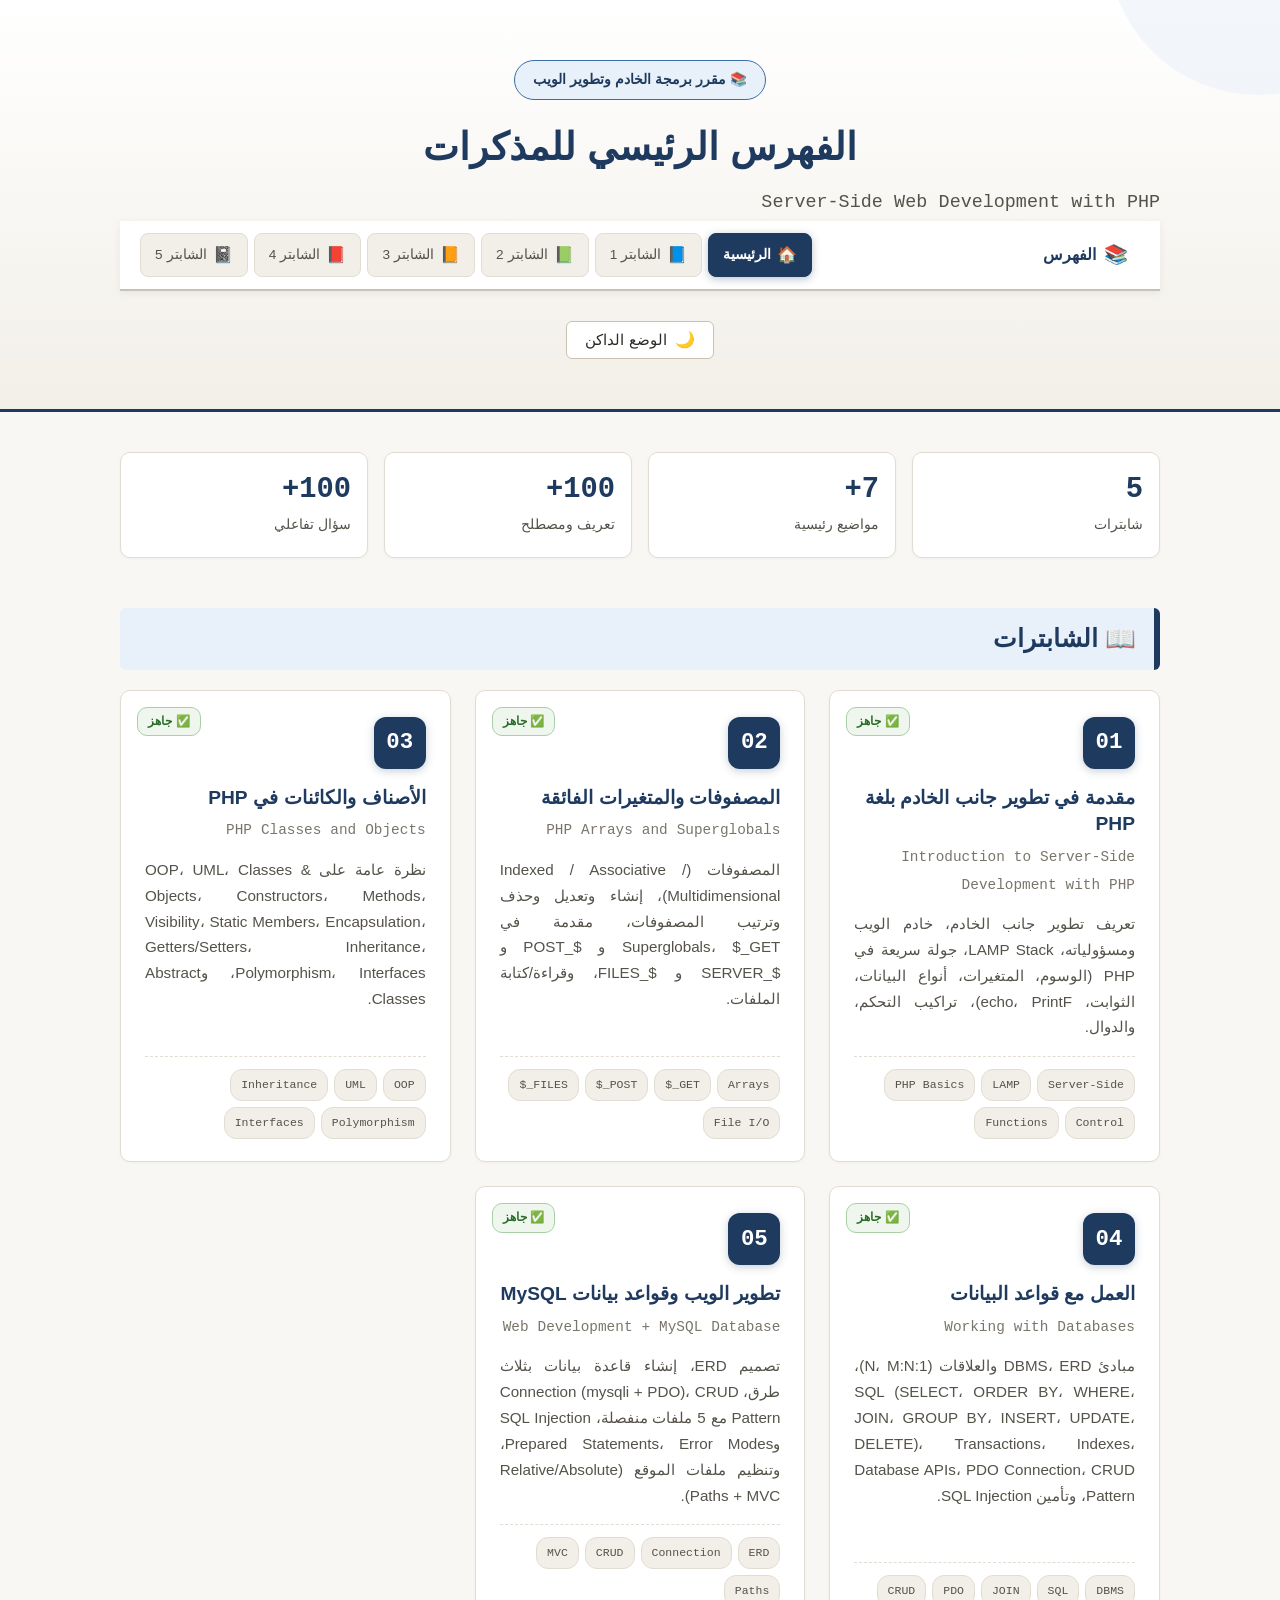
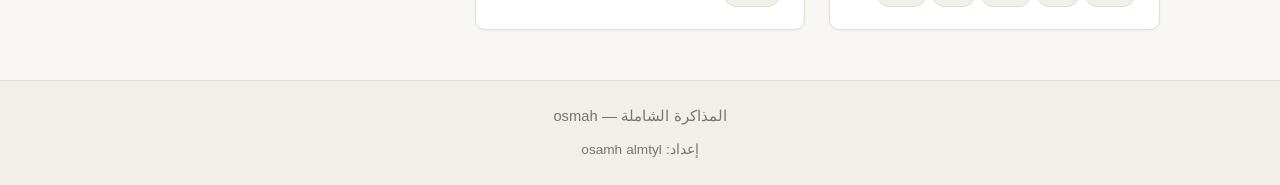
<file: index.html>
<!DOCTYPE html>
<html lang="ar" dir="rtl">
<head>
<meta charset="UTF-8">
<meta name="viewport" content="width=device-width, initial-scale=1.0">
<meta name="description" content="الفهرس الرئيسي — مذكرات مذاكرة مقرر برمجة الخادم وتطوير الويب">
<title>الفهرس الرئيسي — Server-Side Web Development</title>
<link rel="preconnect" href="https://fonts.googleapis.com">
<link rel="preconnect" href="https://fonts.gstatic.com" crossorigin>
<link href="https://fonts.googleapis.com/css2?family=Tajawal:wght@400;500;700&family=JetBrains+Mono:wght@400;500&display=swap" rel="stylesheet">
<link rel="stylesheet" href="style.css">

<style>
/* =========================================================
   أنماط خاصة بالصفحة الرئيسية (يمكن حذفها إن أردت لاحقًا)
   ========================================================= */

.home-hero {
  background: linear-gradient(180deg, var(--surface) 0%, var(--surface-alt) 100%);
  padding: 60px 0 50px;
  border-bottom: 3px solid var(--heading);
  margin-bottom: 40px;
  text-align: center;
  position: relative;
  overflow: hidden;
}

.home-hero::before {
  content: "";
  position: absolute;
  top: -50%;
  right: -10%;
  width: 300px;
  height: 300px;
  background: var(--accent-soft);
  border-radius: 50%;
  opacity: 0.5;
  z-index: 0;
}

.home-hero > .container {
  position: relative;
  z-index: 1;
}

.home-hero .badge {
  display: inline-block;
  padding: 6px 18px;
  background: var(--accent-soft);
  color: var(--heading);
  border-radius: 20px;
  font-size: 0.85rem;
  font-weight: 700;
  margin-bottom: 20px;
  border: 1px solid var(--accent);
}

.home-hero h1 {
  font-size: 2.4rem;
  font-weight: 700;
  color: var(--heading);
  margin: 0 0 12px;
  line-height: 1.4;
}

.home-hero .subtitle {
  font-size: 1.15rem;
  color: var(--text-soft);
  margin: 0;
  font-family: var(--font-code);
}

.home-hero .subtitle-ar {
  font-size: 1.1rem;
  color: var(--text-soft);
  margin-top: 8px;
}

/* شريط الأدوات */
.home-toolbar {
  display: flex;
  justify-content: center;
  flex-wrap: wrap;
  gap: 12px;
  margin-top: 30px;
}

/* شبكة الشابترات */
.chapters-grid {
  display: grid;
  gap: 24px;
  margin-bottom: 50px;
}

@media (min-width: 700px) {
  .chapters-grid {
    grid-template-columns: repeat(2, 1fr);
  }
}

@media (min-width: 1000px) {
  .chapters-grid {
    grid-template-columns: repeat(3, 1fr);
  }
}

/* بطاقة الشابتر */
.chapter-card {
  background: var(--surface);
  border: 1px solid var(--border);
  border-radius: var(--radius);
  padding: 26px 24px 22px;
  box-shadow: var(--shadow-sm);
  transition: transform 0.2s ease, box-shadow 0.2s ease, border-color 0.2s ease;
  display: flex;
  flex-direction: column;
  text-decoration: none;
  color: inherit;
  position: relative;
  overflow: hidden;
}

.chapter-card:hover {
  transform: translateY(-4px);
  box-shadow: var(--shadow-md);
  border-color: var(--accent);
}

.chapter-card:focus-visible {
  outline: 2px solid var(--accent);
  outline-offset: 3px;
}

.chapter-card::after {
  content: "←";
  position: absolute;
  top: 20px;
  left: 20px;
  font-size: 1.5rem;
  color: var(--accent);
  opacity: 0;
  transition: opacity 0.2s ease, left 0.2s ease;
  font-weight: 700;
}

.chapter-card:hover::after {
  opacity: 1;
  left: 16px;
}

.chapter-number {
  display: inline-flex;
  align-items: center;
  justify-content: center;
  width: 52px;
  height: 52px;
  border-radius: 12px;
  background: var(--heading);
  color: #fff;
  font-size: 1.4rem;
  font-weight: 700;
  font-family: var(--font-code);
  margin-bottom: 16px;
  box-shadow: 0 2px 8px rgba(31, 58, 95, 0.25);
}

.chapter-card .chapter-title {
  font-size: 1.2rem;
  font-weight: 700;
  color: var(--heading);
  margin: 0 0 6px;
  line-height: 1.4;
}

.chapter-card .chapter-title-en {
  font-size: 0.9rem;
  color: var(--text-muted);
  font-family: var(--font-code);
  margin: 0 0 12px;
  direction: ltr;
  text-align: right;
}

.chapter-card .chapter-desc {
  font-size: 0.95rem;
  color: var(--text-soft);
  margin: 0 0 16px;
  line-height: 1.7;
  flex-grow: 1;
}

.chapter-topics {
  display: flex;
  flex-wrap: wrap;
  gap: 6px;
  margin-top: auto;
  padding-top: 12px;
  border-top: 1px dashed var(--border);
}

.topic-tag {
  display: inline-block;
  padding: 4px 10px;
  background: var(--surface-alt);
  border: 1px solid var(--border);
  border-radius: 12px;
  font-size: 0.72rem;
  color: var(--text-soft);
  font-family: var(--font-code);
  direction: ltr;
}

/* حالة الشابتر (مكتمل / قادم) */
.chapter-status {
  position: absolute;
  top: 16px;
  left: 16px;
  padding: 3px 10px;
  border-radius: 10px;
  font-size: 0.72rem;
  font-weight: 700;
}

.status-ready {
  background: var(--output-bg);
  color: var(--output-label);
  border: 1px solid var(--output-border);
}

.status-coming {
  background: var(--warning-bg);
  color: var(--warning-wrong);
  border: 1px solid var(--warning-border);
}

/* قسم الإحصائيات */
.stats-bar {
  display: grid;
  grid-template-columns: repeat(2, 1fr);
  gap: 16px;
  margin: 30px 0 50px;
}

@media (min-width: 700px) {
  .stats-bar {
    grid-template-columns: repeat(4, 1fr);
  }
}

.stat-item {
  background: var(--surface);
  border: 1px solid var(--border);
  border-radius: var(--radius);
  padding: 20px 16px;
  text-align: center;
  box-shadow: var(--shadow-sm);
}

.stat-number {
  font-size: 1.8rem;
  font-weight: 700;
  color: var(--heading);
  font-family: var(--font-code);
  margin: 0 0 4px;
  line-height: 1.2;
}

.stat-label {
  font-size: 0.85rem;
  color: var(--text-soft);
  margin: 0;
}

/* قسم الفوتر المخصص */
.home-footer {
  background: var(--surface-alt);
  border-top: 1px solid var(--border);
  padding: 30px 0;
  text-align: center;
  margin-top: 40px;
}

.home-footer p {
  margin: 4px 0;
  color: var(--text-muted);
  font-size: 0.9rem;
  text-align: center;
}

.home-footer .eng-name {
  font-weight: 700;
  color: var(--heading);
}

/* استجابة الهاتف */
@media (max-width: 600px) {
  .home-hero {
    padding: 40px 0 35px;
  }

  .home-hero h1 {
    font-size: 1.7rem;
  }

  .home-hero .subtitle {
    font-size: 0.95rem;
  }

  .chapter-card {
    padding: 20px 18px;
  }

  .chapter-number {
    width: 44px;
    height: 44px;
    font-size: 1.2rem;
  }

  .chapter-card::after {
    display: none;
  }

  .stat-number {
    font-size: 1.5rem;
  }
}
</style>

</head>
<body>

<!-- ============================================= -->
<!-- Hero — الترحيب الرئيسي -->
<!-- ============================================= -->
<header class="home-hero">

    
  <div class="container">
    <span class="badge">📚 مقرر برمجة الخادم وتطوير الويب</span>
    <h1>الفهرس الرئيسي للمذكرات</h1>
    <p class="subtitle">Server-Side Web Development with PHP</p>
   <!-- شريط التنقل العلوي -->
<nav class="top-nav" aria-label="التنقل بين الشابترات">
  <div class="top-nav-inner">
    <a href="index.html" class="top-nav-brand">
      <span class="brand-icon">📚</span>
      <span>الفهرس</span>
    </a>

    <button id="topNavToggle" class="top-nav-toggle" type="button" aria-expanded="false" aria-controls="topNavLinks">
      <span>☰</span> <span>الشابترات</span>
    </button>

    <ul class="top-nav-links" id="topNavLinks">
      <li><a href="index.html" class="active"><span class="nav-icon">🏠</span> الرئيسية</a></li>
      <li><a href="ch1.html"><span class="nav-icon">📘</span> الشابتر 1</a></li>
      <li><a href="ch2.html"><span class="nav-icon">📗</span> الشابتر 2</a></li>
      <li><a href="ch3.html"><span class="nav-icon">📙</span> الشابتر 3</a></li>
      <li><a href="ch4.html"><span class="nav-icon">📕</span> الشابتر 4</a></li>
      <li><a href="ch5.html"><span class="nav-icon">📓</span> الشابتر 5</a></li>
    </ul>
  </div>
</nav>

    <div class="home-toolbar">
      <button id="themeToggle" class="btn" type="button" aria-label="تبديل الوضع">
        <span class="icon">🌙</span> <span class="label">الوضع الداكن</span>
      </button>
    
    </div>
 
</header>

<main class="container">

  <!-- ============================================= -->
  <!-- الإحصائيات -->
  <!-- ============================================= -->
  <section class="stats-bar" aria-label="إحصائيات المقرر">
    <div class="stat-item">
      <p class="stat-number">5</p>
      <p class="stat-label">شابترات</p>
    </div>
    <div class="stat-item">
      <p class="stat-number">7+</p>
      <p class="stat-label">مواضيع رئيسية</p>
    </div>
    <div class="stat-item">
      <p class="stat-number">100+</p>
      <p class="stat-label">تعريف ومصطلح</p>
    </div>
    <div class="stat-item">
      <p class="stat-number">100+</p>
      <p class="stat-label">سؤال تفاعلي</p>
    </div>
  </section>

  <!-- ============================================= -->
  <!-- شبكة الشابترات -->
  <!-- ============================================= -->
  <section aria-label="الشابترات">
    <h2 class="section-title">📖 الشابترات</h2>

    <div class="chapters-grid">

      <!-- Chapter 1 -->
      <a href="ch1.html" class="chapter-card">
        <span class="chapter-status status-ready">✅ جاهز</span>
        <span class="chapter-number">01</span>
        <h3 class="chapter-title">مقدمة في تطوير جانب الخادم بلغة PHP</h3>
        <p class="chapter-title-en">Introduction to Server-Side Development with PHP</p>
        <p class="chapter-desc">
          تعريف تطوير جانب الخادم، خادم الويب ومسؤولياته، LAMP Stack، جولة سريعة في PHP (الوسوم، المتغيرات، أنواع البيانات، الثوابت، echo، PrintF)، تراكيب التحكم، والدوال.
        </p>
        <div class="chapter-topics">
          <span class="topic-tag">Server-Side</span>
          <span class="topic-tag">LAMP</span>
          <span class="topic-tag">PHP Basics</span>
          <span class="topic-tag">Control</span>
          <span class="topic-tag">Functions</span>
        </div>
      </a>

      <!-- Chapter 2 -->
      <a href="ch2.html" class="chapter-card">
        <span class="chapter-status status-ready">✅ جاهز</span>
        <span class="chapter-number">02</span>
        <h3 class="chapter-title">المصفوفات والمتغيرات الفائقة</h3>
        <p class="chapter-title-en">PHP Arrays and Superglobals</p>
        <p class="chapter-desc">
          المصفوفات (Indexed / Associative / Multidimensional)، إنشاء وتعديل وحذف وترتيب المصفوفات، مقدمة في Superglobals، $_GET و $_POST و $_SERVER و $_FILES، وقراءة/كتابة الملفات.
        </p>
        <div class="chapter-topics">
          <span class="topic-tag">Arrays</span>
          <span class="topic-tag">$_GET</span>
          <span class="topic-tag">$_POST</span>
          <span class="topic-tag">$_FILES</span>
          <span class="topic-tag">File I/O</span>
        </div>
      </a>

      <!-- Chapter 3 -->
      <a href="ch3.html" class="chapter-card">
        <span class="chapter-status status-ready">✅ جاهز</span>
        <span class="chapter-number">03</span>
        <h3 class="chapter-title">الأصناف والكائنات في PHP</h3>
        <p class="chapter-title-en">PHP Classes and Objects</p>
        <p class="chapter-desc">
          نظرة عامة على OOP، UML، Classes & Objects، Constructors، Methods، Visibility، Static Members، Encapsulation، Getters/Setters، Inheritance، Polymorphism، Interfaces، وAbstract Classes.
        </p>
        <div class="chapter-topics">
          <span class="topic-tag">OOP</span>
          <span class="topic-tag">UML</span>
          <span class="topic-tag">Inheritance</span>
          <span class="topic-tag">Polymorphism</span>
          <span class="topic-tag">Interfaces</span>
        </div>
      </a>

      <!-- Chapter 4 -->
      <a href="ch4.html" class="chapter-card">
        <span class="chapter-status status-ready">✅ جاهز</span>
        <span class="chapter-number">04</span>
        <h3 class="chapter-title">العمل مع قواعد البيانات</h3>
        <p class="chapter-title-en">Working with Databases</p>
        <p class="chapter-desc">
          مبادئ DBMS، ERD والعلاقات (1:N، M:N)، SQL (SELECT، ORDER BY، WHERE، JOIN، GROUP BY، INSERT، UPDATE، DELETE)، Transactions، Indexes، Database APIs، PDO Connection، CRUD Pattern، وتأمين SQL Injection.
        </p>
        <div class="chapter-topics">
          <span class="topic-tag">DBMS</span>
          <span class="topic-tag">SQL</span>
          <span class="topic-tag">JOIN</span>
          <span class="topic-tag">PDO</span>
          <span class="topic-tag">CRUD</span>
        </div>
      </a>

      <!-- Chapter 5 -->
      <a href="ch5.html" class="chapter-card">
        <span class="chapter-status status-ready">✅ جاهز</span>
        <span class="chapter-number">05</span>
        <h3 class="chapter-title">تطوير الويب وقواعد بيانات MySQL</h3>
        <p class="chapter-title-en">Web Development + MySQL Database</p>
        <p class="chapter-desc">
          تصميم ERD، إنشاء قاعدة بيانات بثلاث طرق، Connection (mysqli + PDO)، CRUD Pattern مع 5 ملفات منفصلة، SQL Injection وPrepared Statements، Error Modes، وتنظيم ملفات الموقع (Relative/Absolute Paths + MVC).
        </p>
        <div class="chapter-topics">
          <span class="topic-tag">ERD</span>
          <span class="topic-tag">Connection</span>
          <span class="topic-tag">CRUD</span>
          <span class="topic-tag">MVC</span>
          <span class="topic-tag">Paths</span>
        </div>
      </a>


    </div>
  </section>

</main>

<!-- ============================================= -->
<!-- Footer -->
<!-- ============================================= -->

<footer class="page-footer">
  <div class="container">
    <p> المذاكرة الشاملة — <span dir="ltr">osmah</span></p>
    <p style="font-size:.85rem;color:var(--text-muted);margin-top:6px;">إعداد: osamh almtyl</p>
  </div>
</footer>

<button id="backToTop" class="back-to-top" type="button" aria-label="العودة إلى الأعلى" title="العودة إلى الأعلى">↑</button>

<script src="script.js"></script>
</body>
</html>
</file>
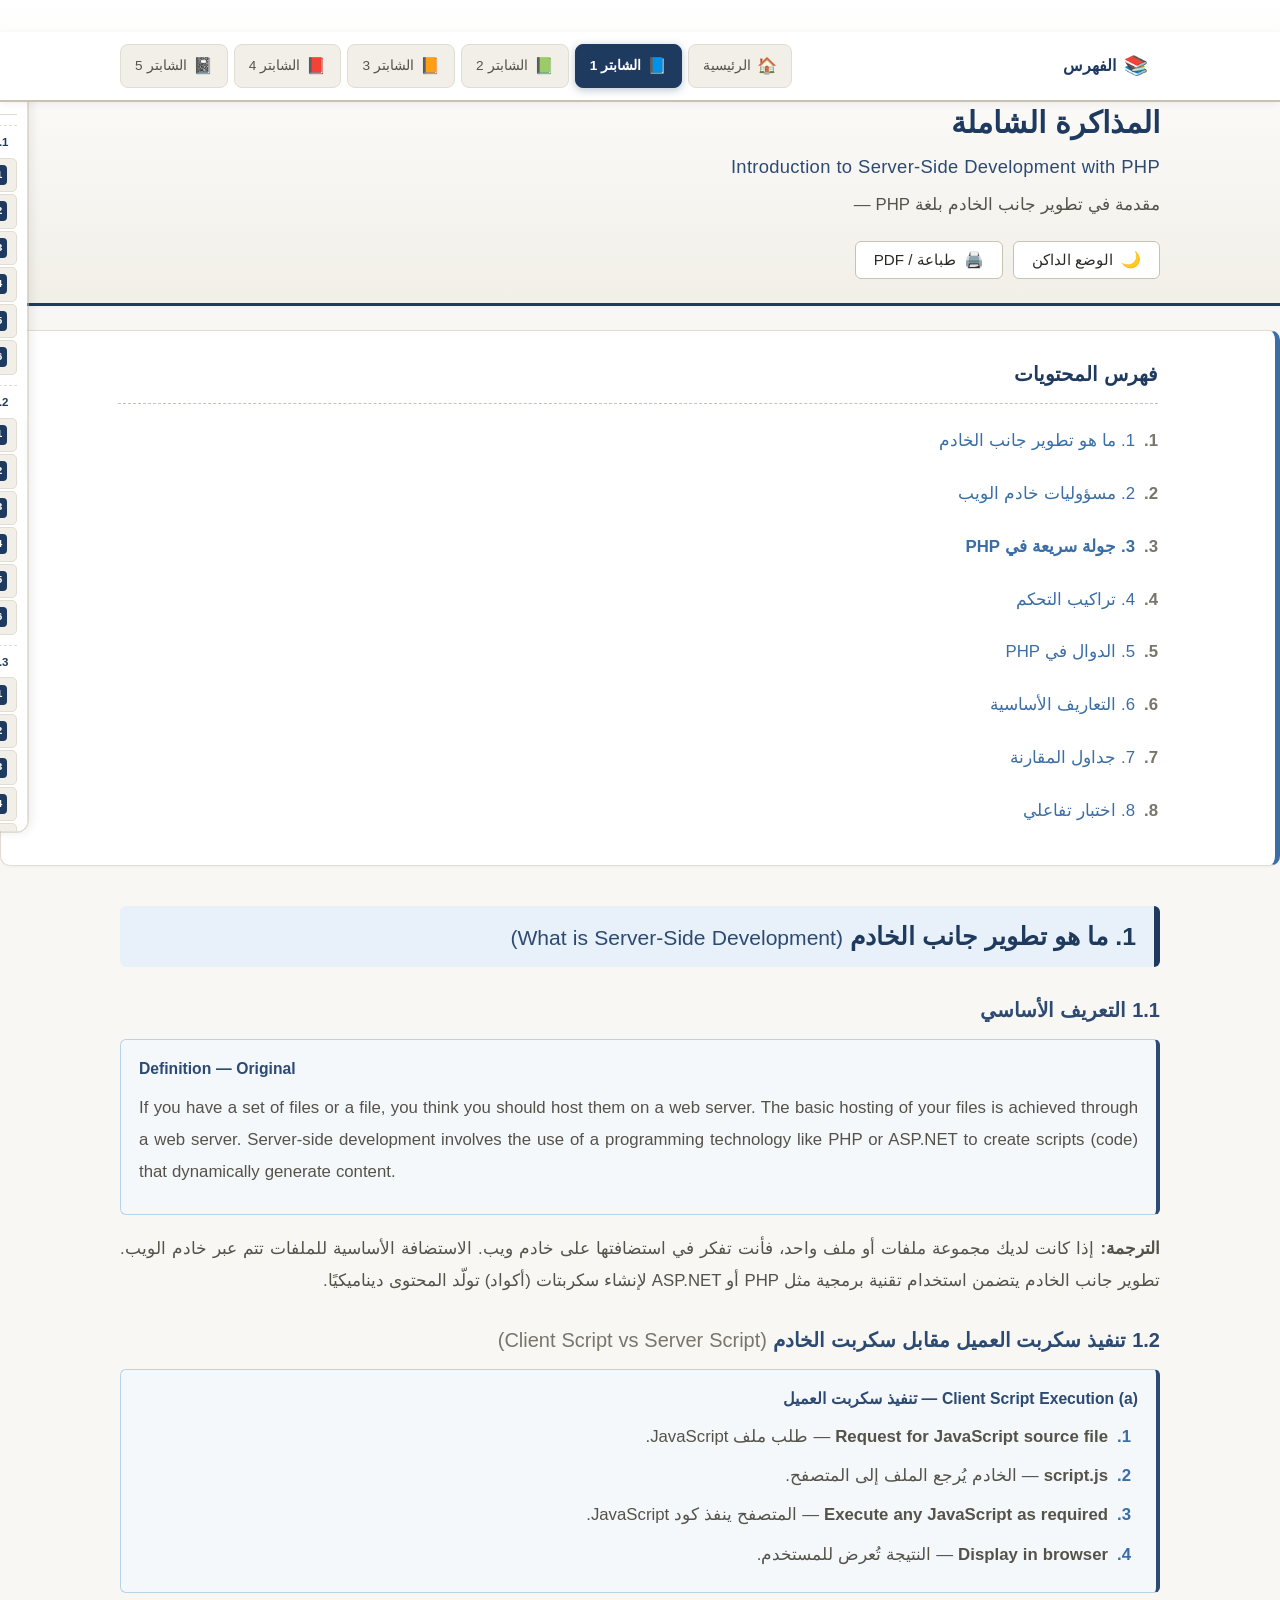
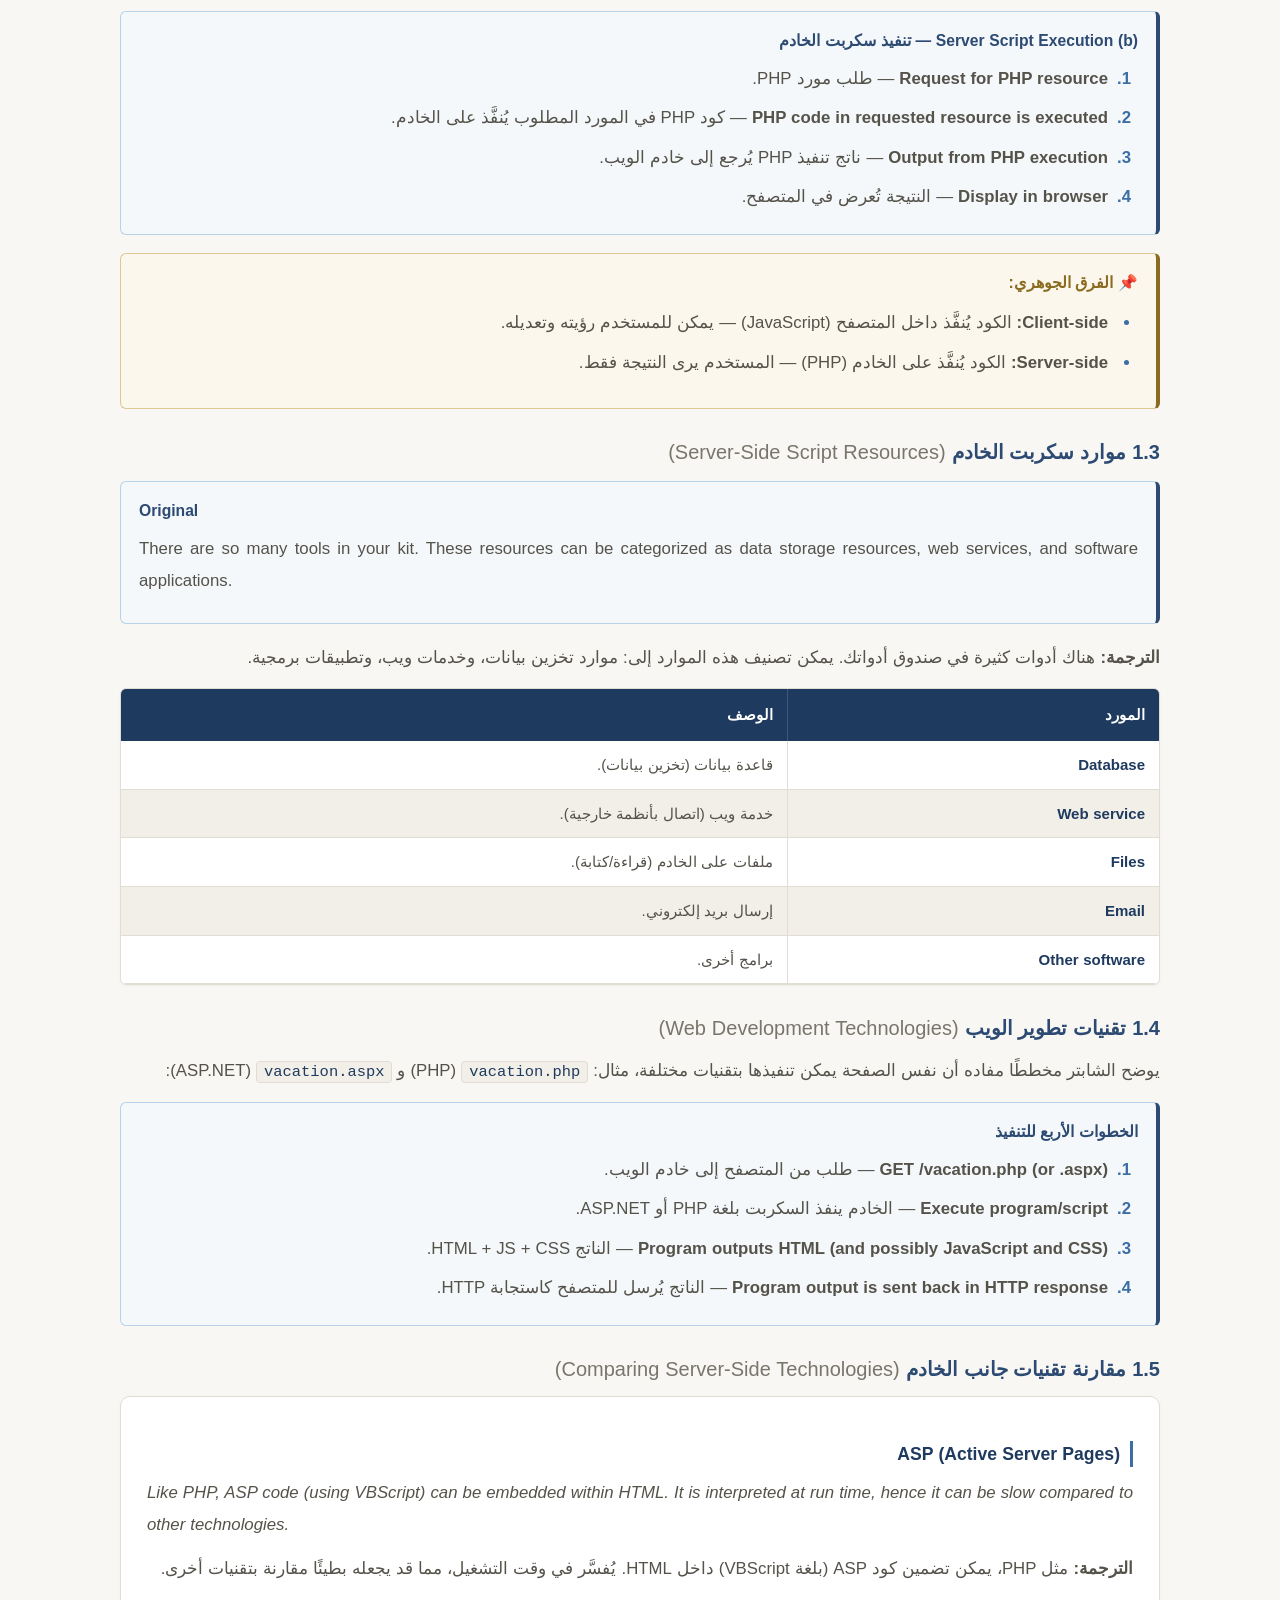
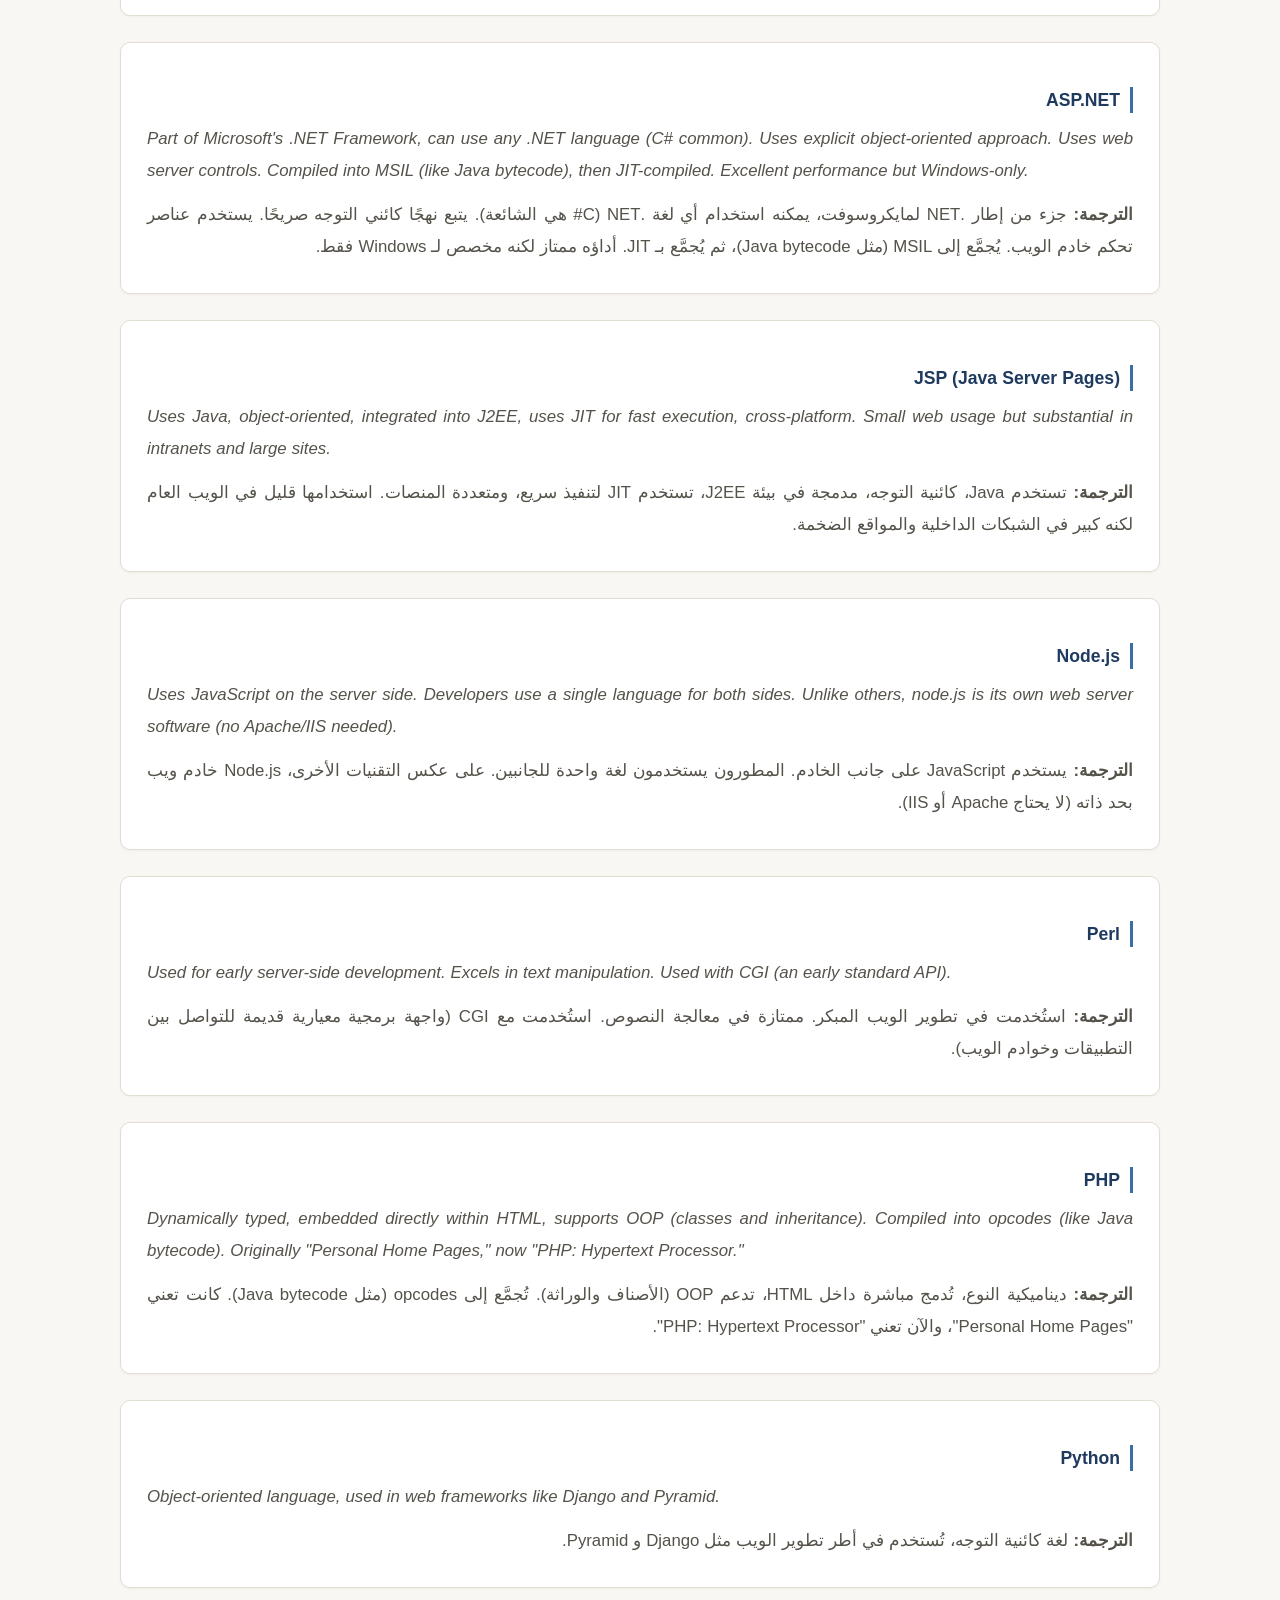
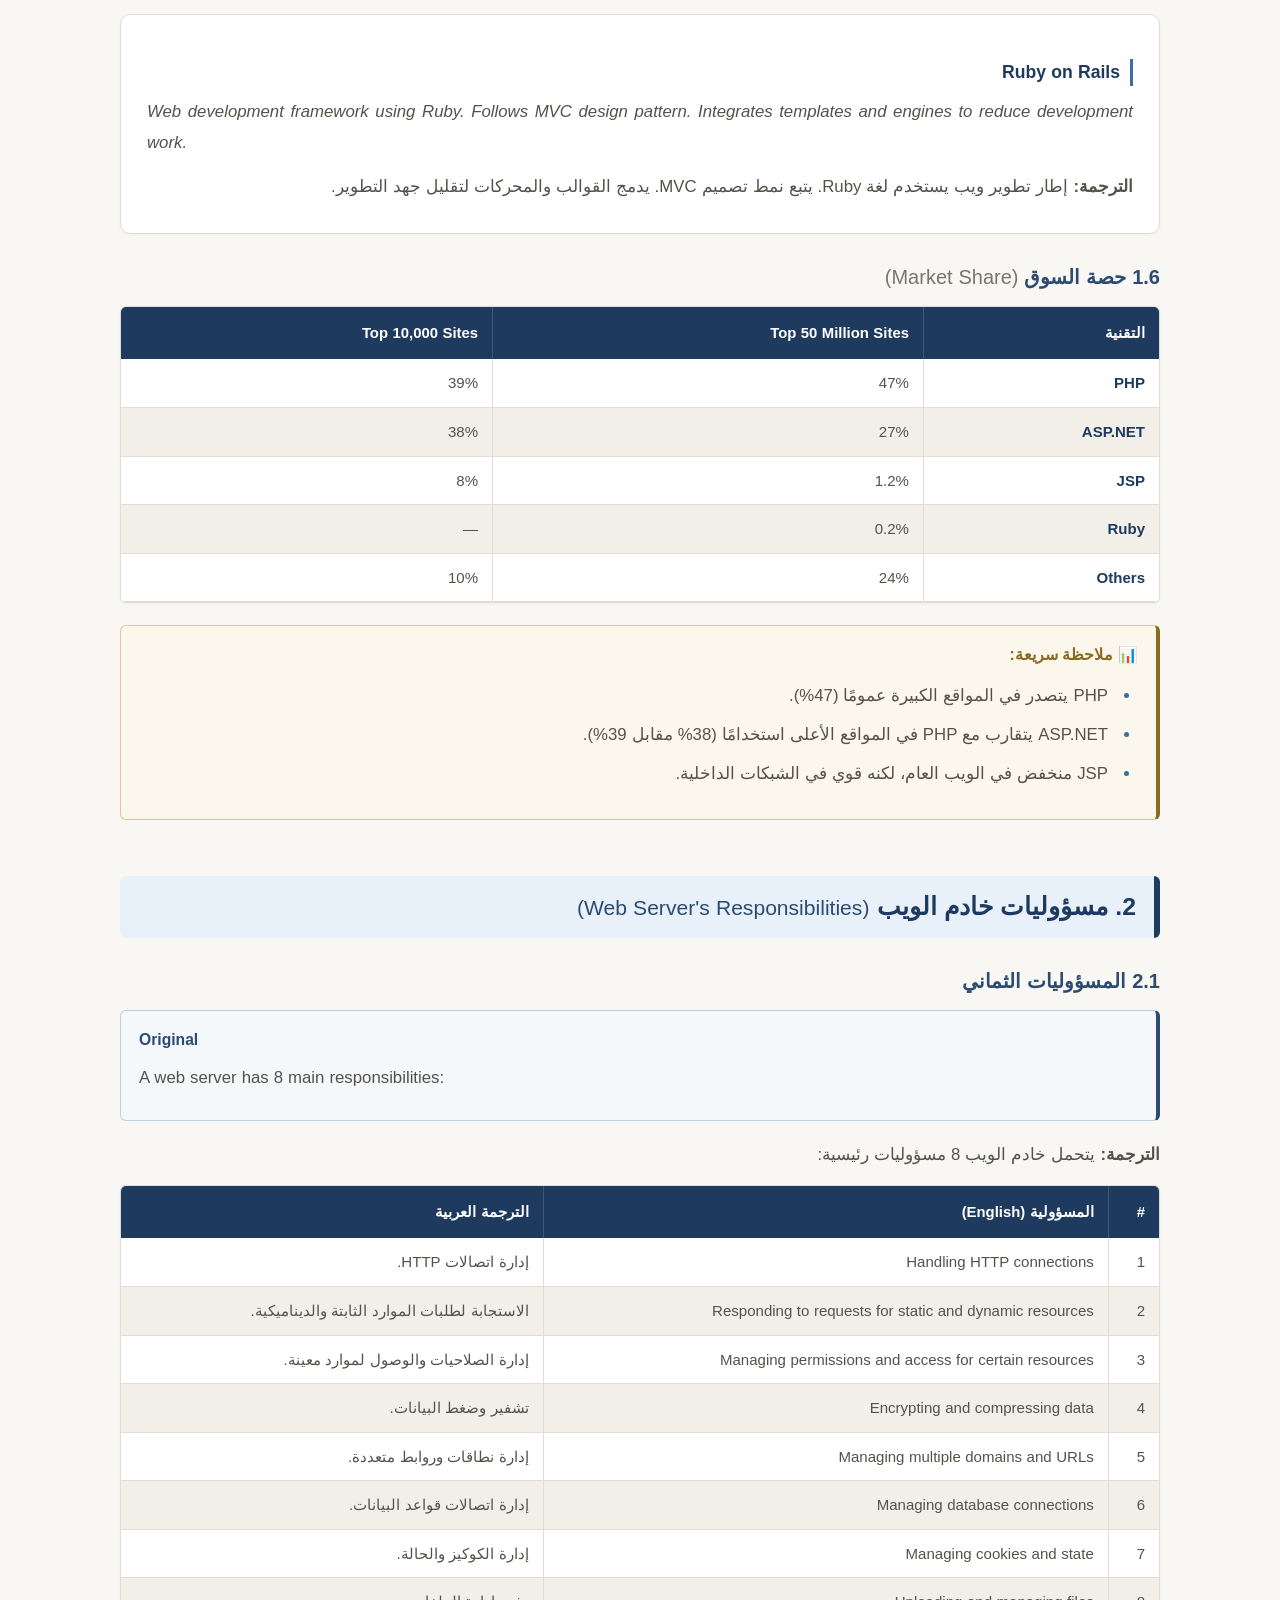
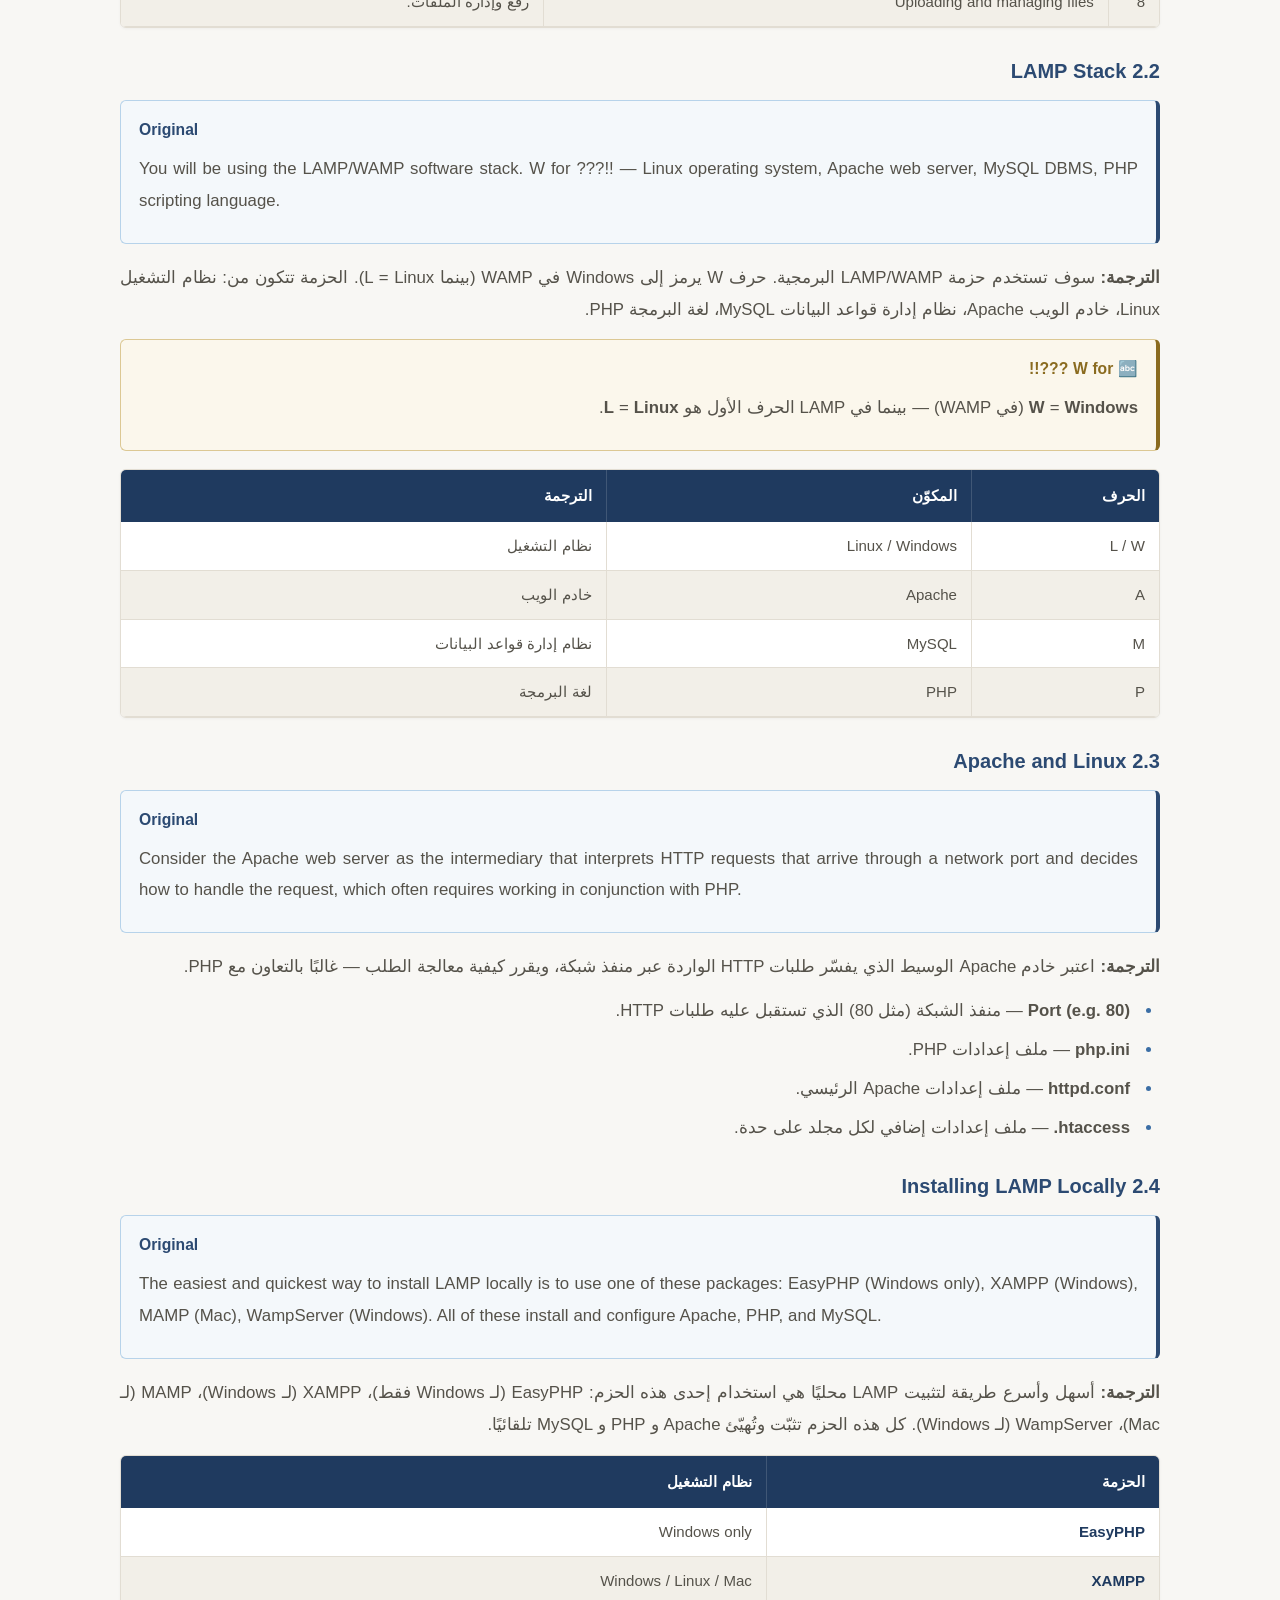
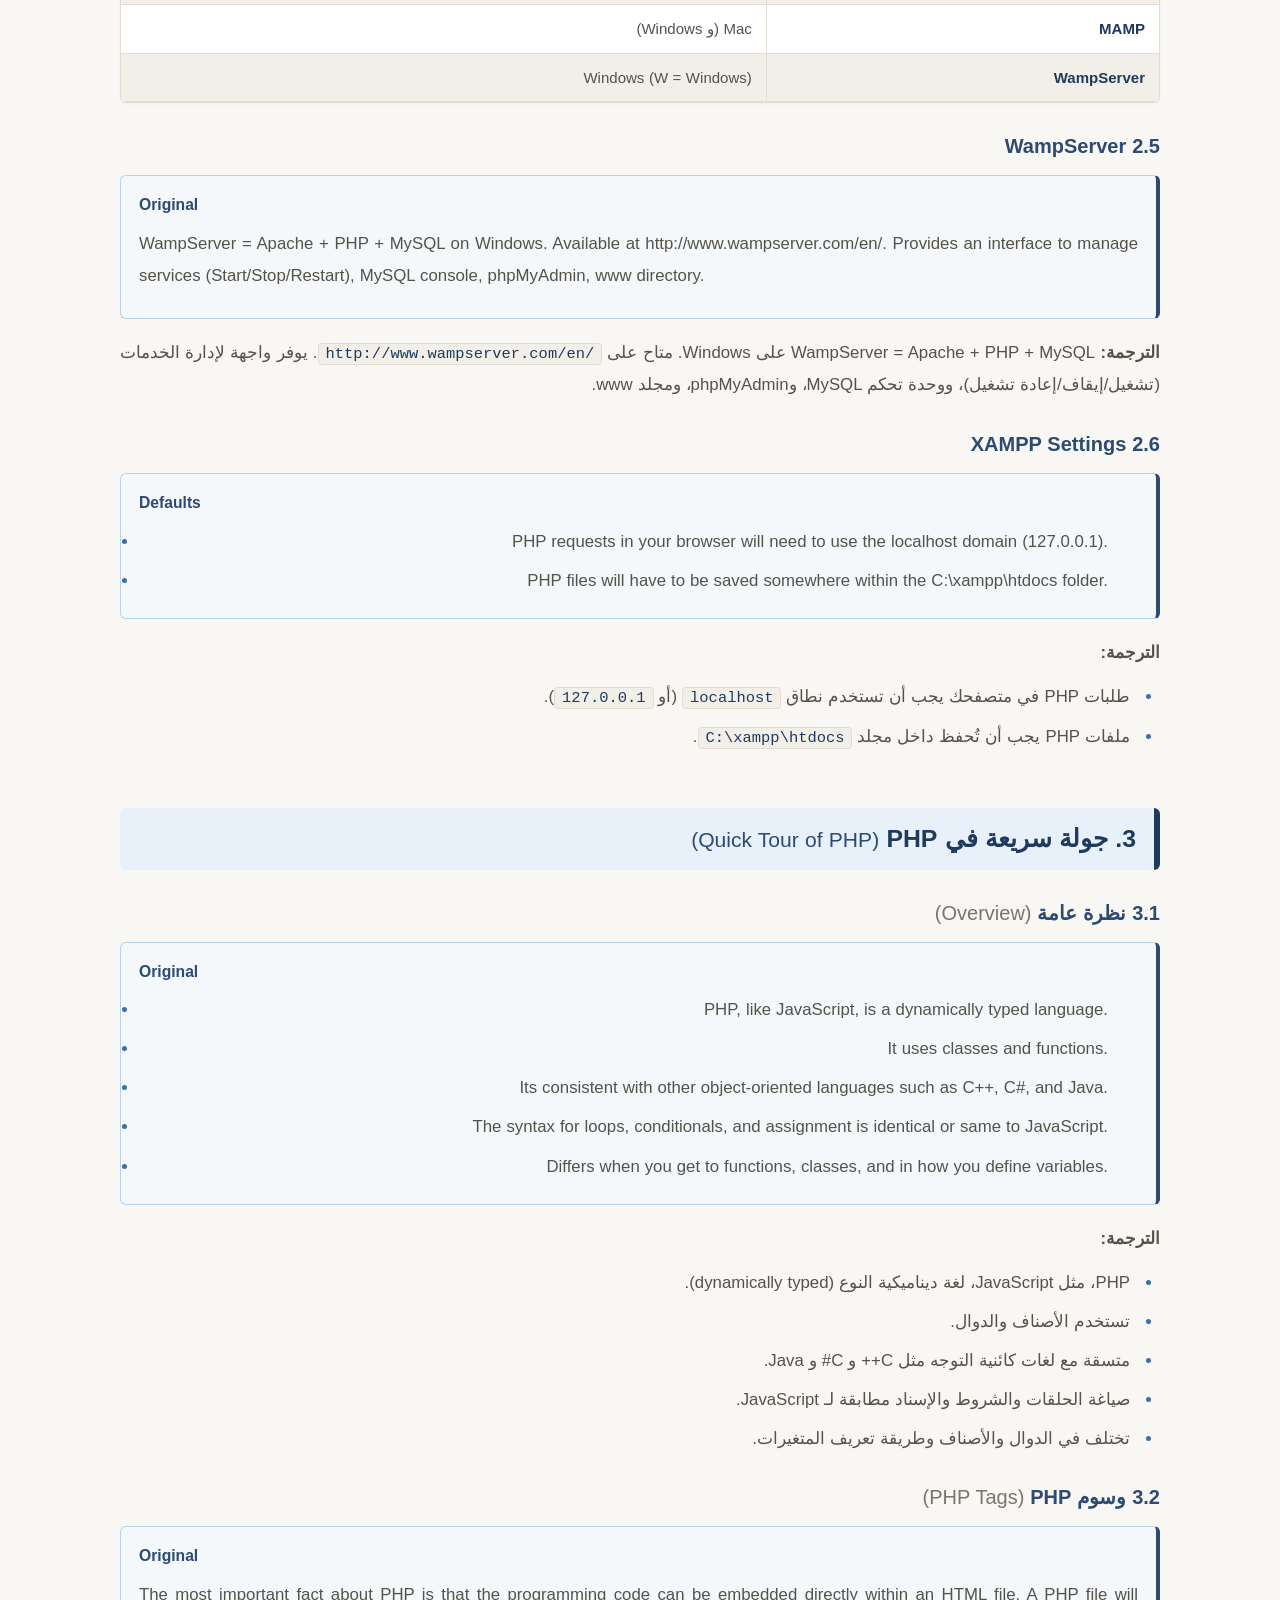
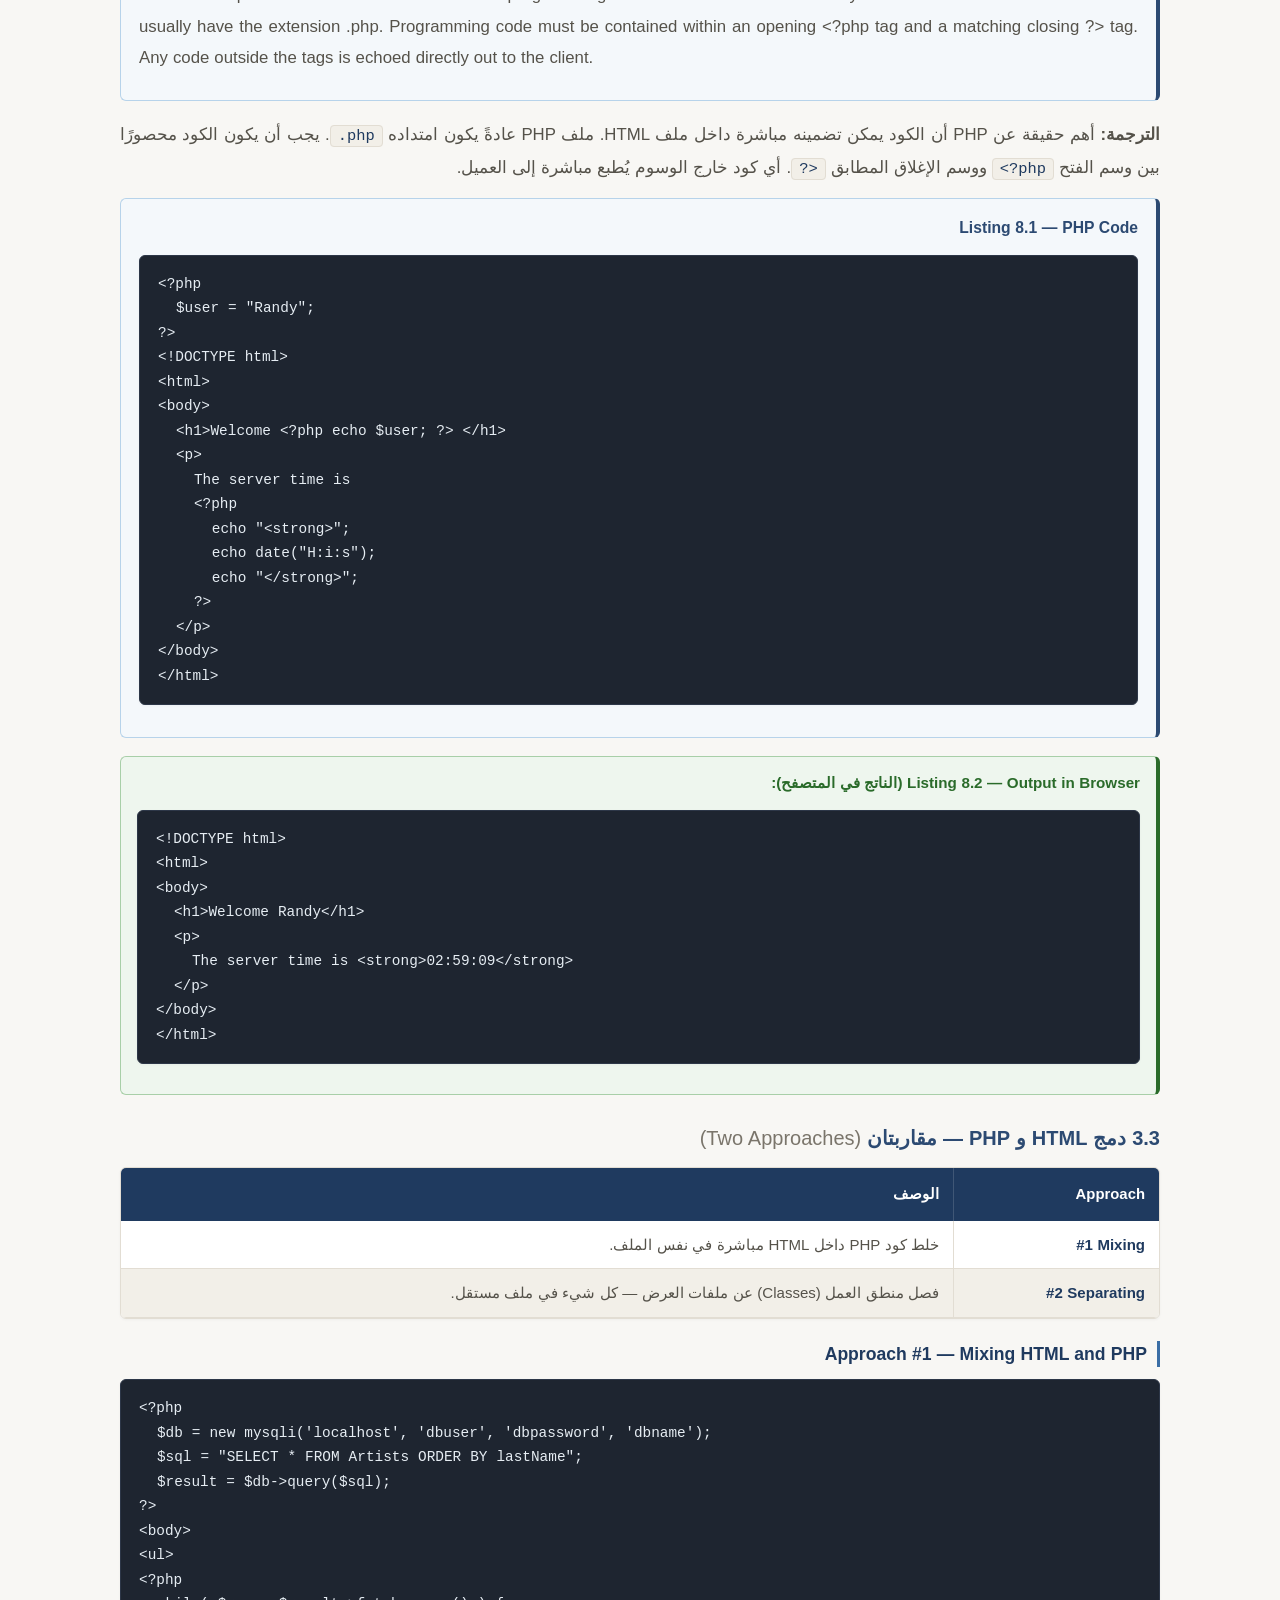
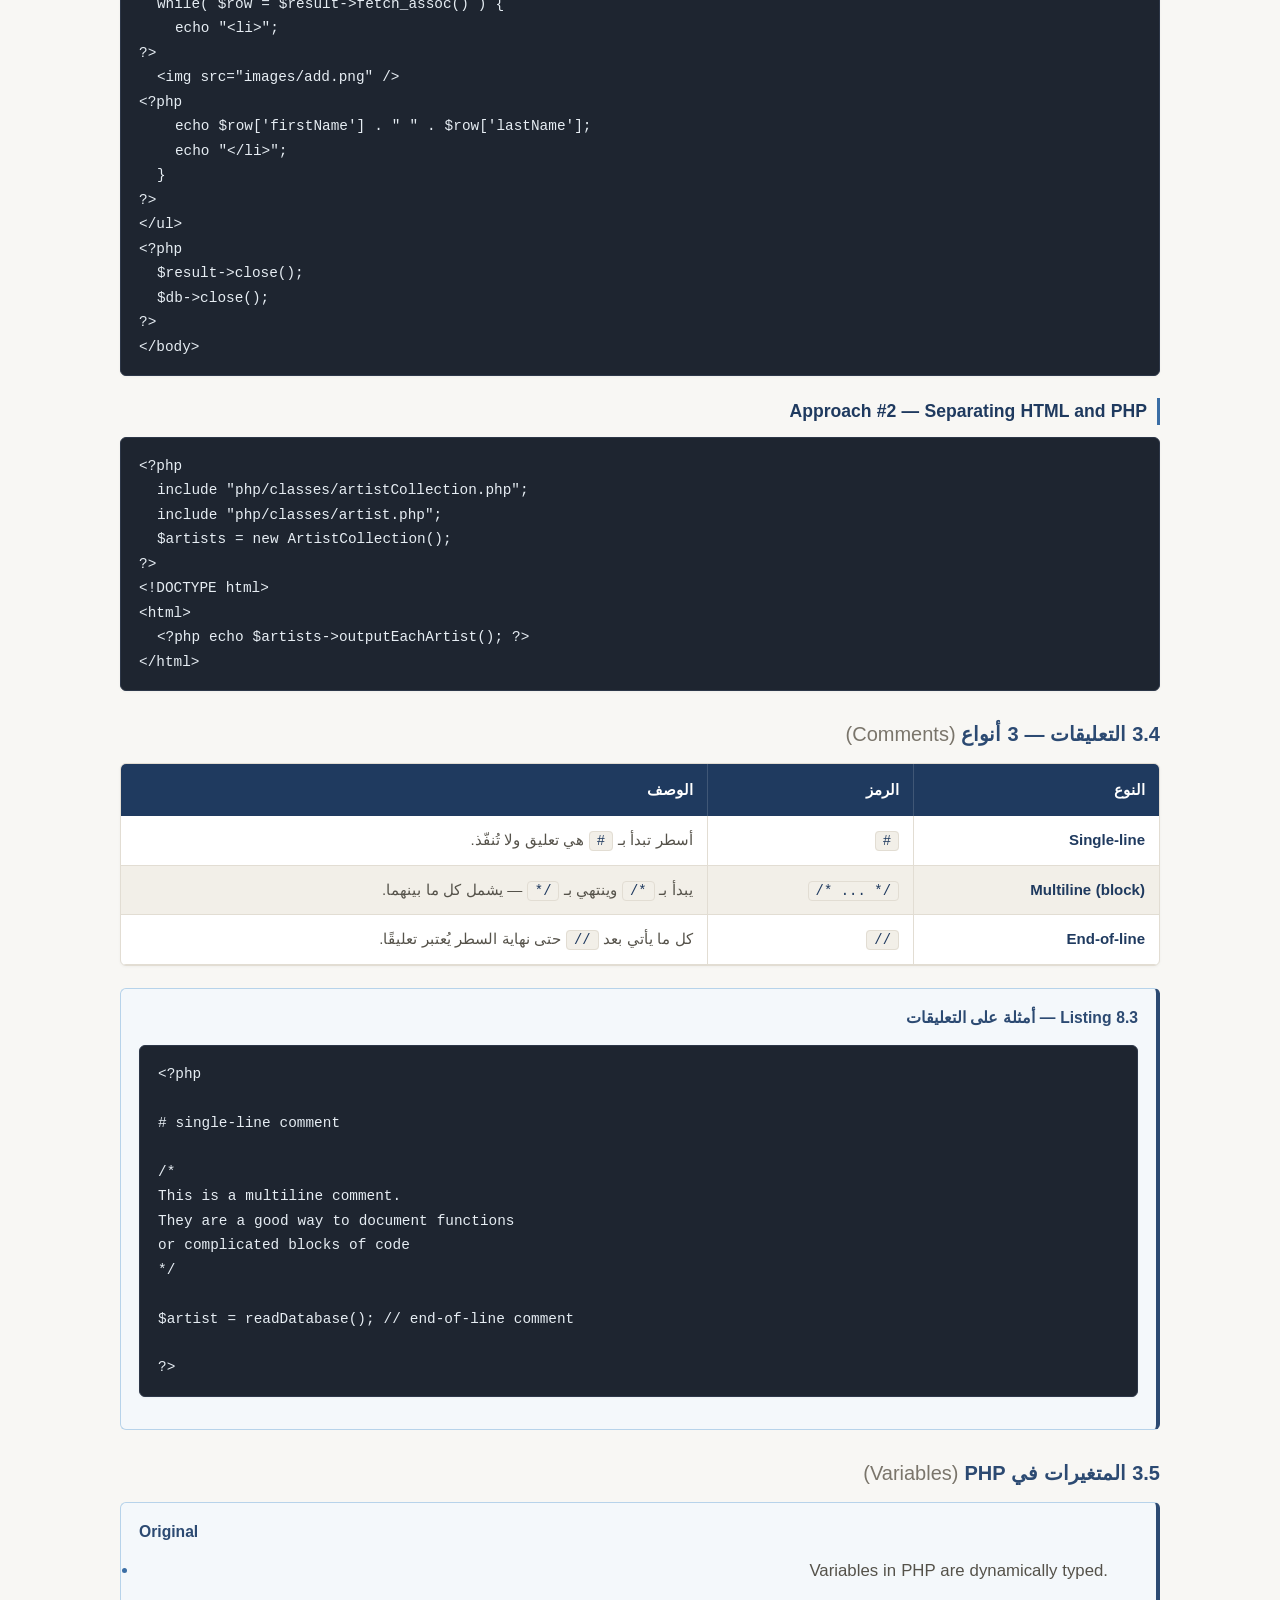
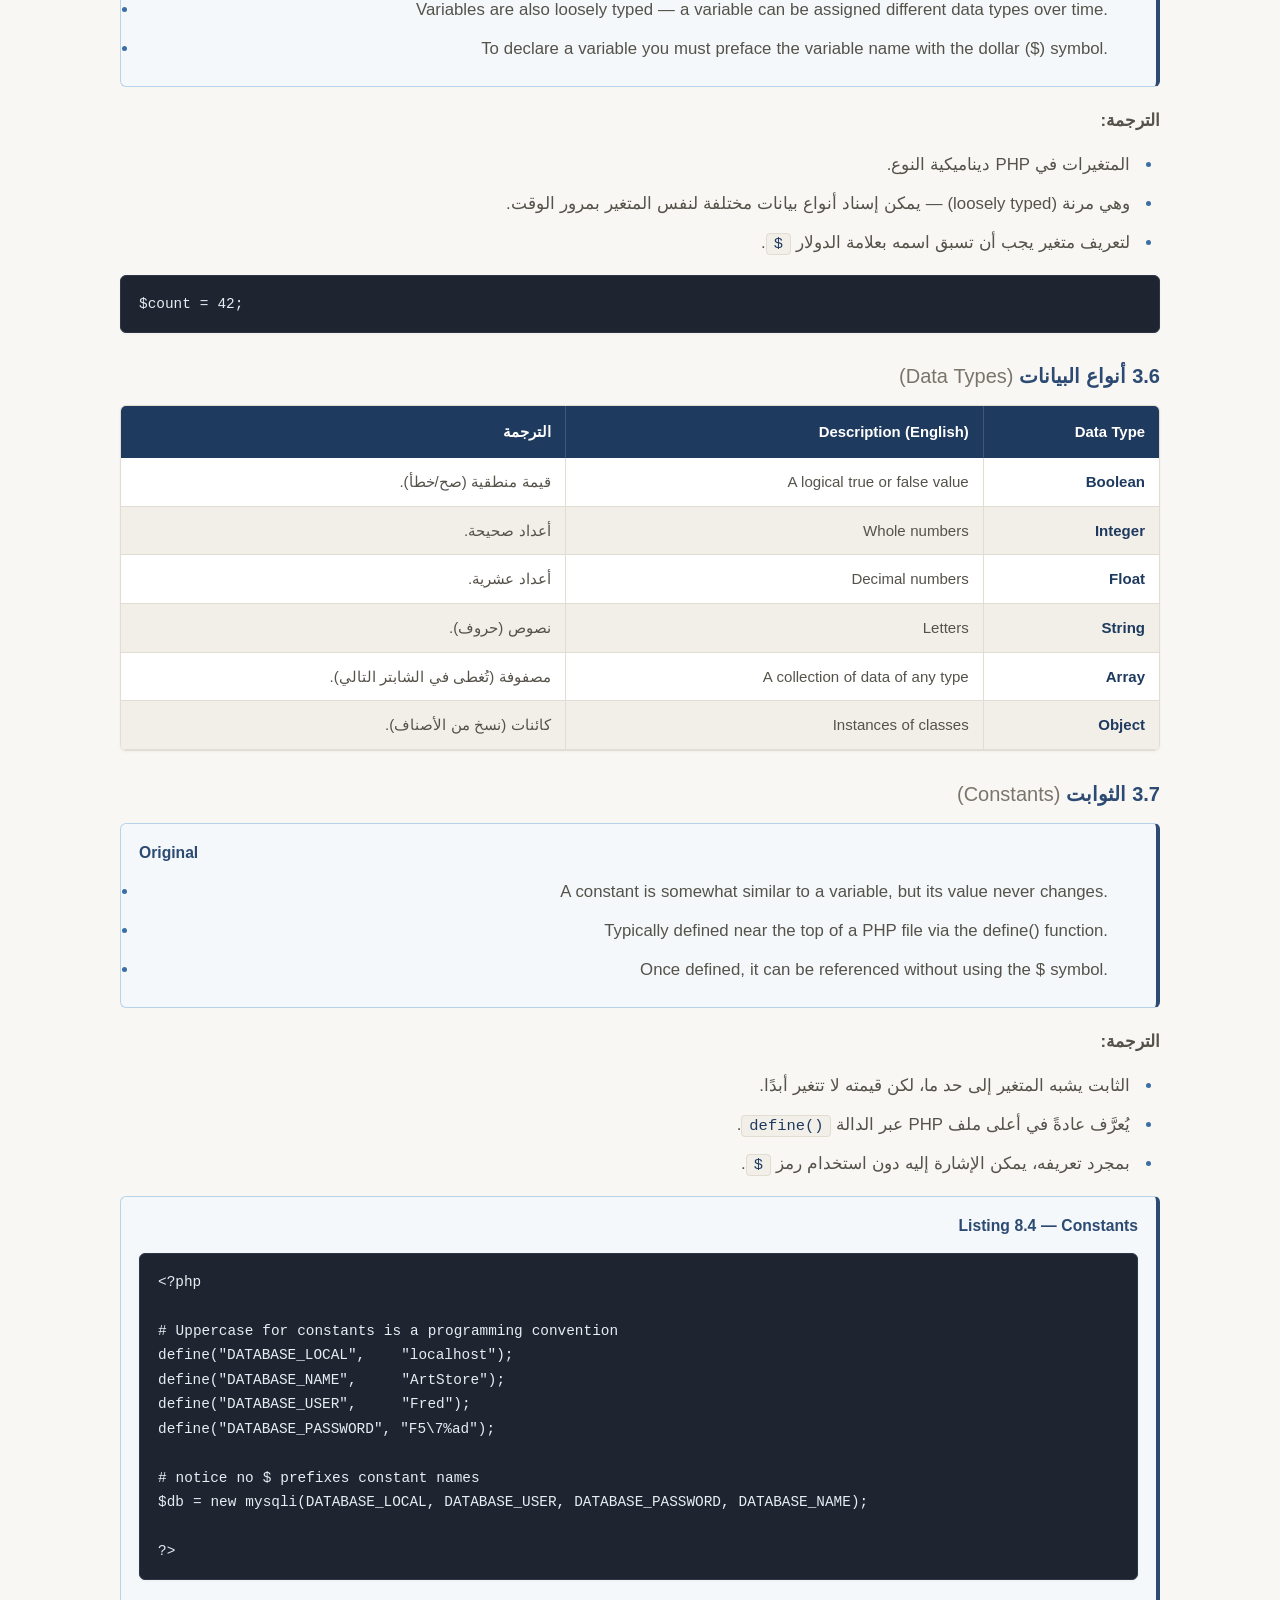
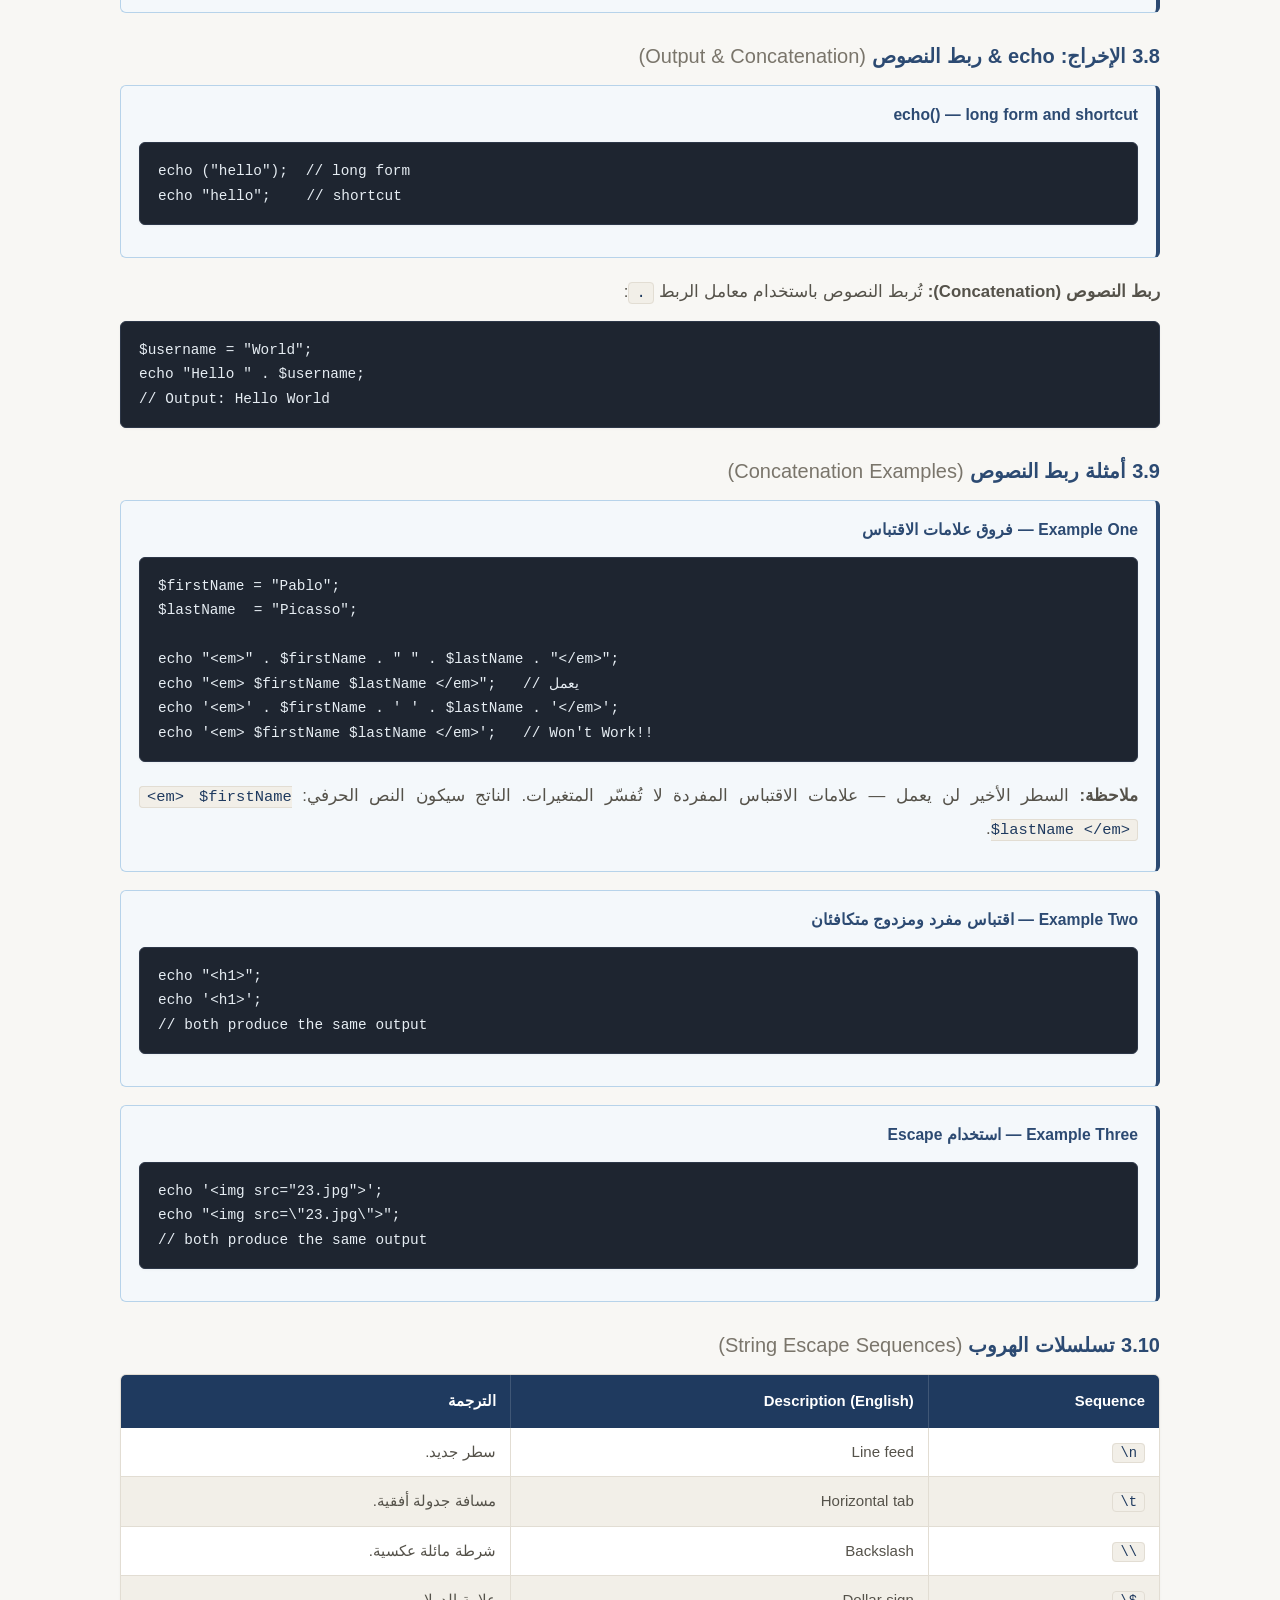
<file: ch1.html>
<!DOCTYPE html>
<html lang="ar" dir="rtl">
<head>
<meta charset="UTF-8">
<meta name="viewport" content="width=device-width, initial-scale=1.0">
<meta name="description" content="  Introduction to Server-Side Development with PHP">
<title> Introduction to Server-Side Development with PHP</title>

<link rel="stylesheet" href="style.css">
</head>
<body>

<!-- ============================================= -->
<!-- شريط التنقل الجانبي — أزرار لكل فقرة -->
<!-- ============================================= -->
<nav class="side-nav" aria-label="تنقل جانبي بين الفقرات">

  <div class="side-nav-title">📑 الفقرات</div>

  <div class="side-nav-group">
    <div class="side-nav-group-title">1. تطوير جانب الخادم</div>
    <a href="#s1-1"><span class="nav-num">1.1</span> التعريف الأساسي</a>
    <a href="#s1-2"><span class="nav-num">1.2</span> سكربت العميل/الخادم</a>
    <a href="#s1-3"><span class="nav-num">1.3</span> موارد الخادم</a>
    <a href="#s1-4"><span class="nav-num">1.4</span> تقنيات الويب</a>
    <a href="#s1-5"><span class="nav-num">1.5</span> مقارنة التقنيات</a>
    <a href="#s1-6"><span class="nav-num">1.6</span> حصة السوق</a>
  </div>

  <div class="side-nav-group">
    <div class="side-nav-group-title">2. مسؤوليات خادم الويب</div>
    <a href="#s2-1"><span class="nav-num">2.1</span> المسؤوليات الثماني</a>
    <a href="#s2-2"><span class="nav-num">2.2</span> LAMP Stack</a>
    <a href="#s2-3"><span class="nav-num">2.3</span> Apache و Linux</a>
    <a href="#s2-4"><span class="nav-num">2.4</span> تثبيت LAMP</a>
    <a href="#s2-5"><span class="nav-num">2.5</span> WampServer</a>
    <a href="#s2-6"><span class="nav-num">2.6</span> إعدادات XAMPP</a>
  </div>

  <div class="side-nav-group">
    <div class="side-nav-group-title">3. جولة سريعة في PHP</div>
    <a href="#s3-1"><span class="nav-num">3.1</span> نظرة عامة</a>
    <a href="#s3-2"><span class="nav-num">3.2</span> وسوم PHP</a>
    <a href="#s3-3"><span class="nav-num">3.3</span> دمج HTML و PHP</a>
    <a href="#s3-4"><span class="nav-num">3.4</span> التعليقات</a>
    <a href="#s3-5"><span class="nav-num">3.5</span> المتغيرات</a>
    <a href="#s3-6"><span class="nav-num">3.6</span> أنواع البيانات</a>
    <a href="#s3-7"><span class="nav-num">3.7</span> الثوابت</a>
    <a href="#s3-8"><span class="nav-num">3.8</span> echo والربط</a>
    <a href="#s3-9"><span class="nav-num">3.9</span> أمثلة الربط</a>
    <a href="#s3-10"><span class="nav-num">3.10</span> Escape Sequences</a>
    <a href="#s3-11"><span class="nav-num">3.11</span> أمثلة الإخراج</a>
    <a href="#s3-12"><span class="nav-num">3.12</span> PrintF</a>
  </div>

  <div class="side-nav-group">
    <div class="side-nav-group-title">4. تراكيب التحكم</div>
    <a href="#s4-1"><span class="nav-num">4.1</span> if...else</a>
    <a href="#s4-2"><span class="nav-num">4.2</span> الصيغة البديلة</a>
    <a href="#s4-3"><span class="nav-num">4.3</span> switch</a>
    <a href="#s4-4"><span class="nav-num">4.4</span> while / do-while</a>
    <a href="#s4-5"><span class="nav-num">4.5</span> for</a>
    <a href="#s4-6"><span class="nav-num">4.6</span> صيغة بديلة للتحكم</a>
    <a href="#s4-7"><span class="nav-num">4.7</span> Include Files</a>
  </div>

  <div class="side-nav-group">
    <div class="side-nav-group-title">5. الدوال</div>
    <a href="#s5-1"><span class="nav-num">5.1</span> مقدمة</a>
    <a href="#s5-2"><span class="nav-num">5.2</span> صياغة الدوال</a>
    <a href="#s5-3"><span class="nav-num">5.3</span> بدون قيمة إرجاع</a>
    <a href="#s5-4"><span class="nav-num">5.4</span> استدعاء الدالة</a>
    <a href="#s5-5"><span class="nav-num">5.5</span> المعاملات</a>
    <a href="#s5-6"><span class="nav-num">5.6</span> القيم الافتراضية</a>
    <a href="#s5-7"><span class="nav-num">5.7</span> Pass by Value</a>
    <a href="#s5-8"><span class="nav-num">5.8</span> Pass by Reference</a>
    <a href="#s5-9"><span class="nav-num">5.9</span> Variable Scope</a>
    <a href="#s5-10"><span class="nav-num">5.10</span> Global Variables</a>
  </div>

  <div class="side-nav-group">
    <div class="side-nav-group-title">6. التعاريف</div>
    <a href="#section-6"><span class="nav-num">6</span> التعاريف الأساسية</a>
  </div>

  <div class="side-nav-group">
    <div class="side-nav-group-title">7. المقارنات</div>
    <a href="#s7-1"><span class="nav-num">7.1</span> Client vs Server</a>
    <a href="#s7-2"><span class="nav-num">7.2</span> Server Tech</a>
    <a href="#s7-3"><span class="nav-num">7.3</span> Value vs Reference</a>
    <a href="#s7-4"><span class="nav-num">7.4</span> include vs require</a>
  </div>

  <div class="side-nav-group">
    <div class="side-nav-group-title">8. الاختبار</div>
    <a href="#section-8"><span class="nav-num">8</span> اختبار تفاعلي</a>
  </div>

</nav>

<header class="page-header">
  <!-- شريط التنقل العلوي -->
<nav class="top-nav" aria-label="التنقل بين الشابترات">
  <div class="top-nav-inner">
    <a href="index.html" class="top-nav-brand">
      <span class="brand-icon">📚</span>
      <span>الفهرس</span>
    </a>

    <button id="topNavToggle" class="top-nav-toggle" type="button" aria-expanded="false" aria-controls="topNavLinks">
      <span>☰</span> <span>الشابترات</span>
    </button>

    <ul class="top-nav-links" id="topNavLinks">
      <li><a href="index.html"><span class="nav-icon">🏠</span> الرئيسية</a></li>
      <li><a href="ch1.html" class="active"><span class="nav-icon">📘</span> الشابتر 1</a></li>
      <li><a href="ch2.html"><span class="nav-icon">📗</span> الشابتر 2</a></li>
      <li><a href="ch3.html"><span class="nav-icon">📙</span> الشابتر 3</a></li>
      <li><a href="ch4.html"><span class="nav-icon">📕</span> الشابتر 4</a></li>
      <li><a href="ch5.html"><span class="nav-icon">📓</span> الشابتر 5</a></li>
    </ul>
  </div>
</nav>
  <div class="container">
    <h1 class="page-title"> المذاكرة الشاملة</h1>
    <p class="page-subtitle">Introduction to Server-Side Development with PHP</p>
    <p class="page-subtitle-ar">مقدمة في تطوير جانب الخادم بلغة PHP — </p>
    <div class="toolbar">
      <button id="themeToggle" class="btn" type="button" aria-label="تبديل الوضع">
        <span class="icon">🌙</span> <span class="label">الوضع الداكن</span>
      </button>
      <button id="printBtn" class="btn" type="button" aria-label="طباعة أو حفظ PDF">
        <span class="icon">🖨️</span> <span class="label">طباعة / PDF</span>
      </button>
    </div>
  </div>
</header>

<nav class="toc" aria-label="فهرس المحتويات">
  <div class="container">
    <h2 class="toc-title">فهرس المحتويات</h2>
    <ol class="toc-list">
      <li><a href="#section-1">1. ما هو تطوير جانب الخادم</a></li>
      <li><a href="#section-2">2. مسؤوليات خادم الويب</a></li>
      <li><a href="#section-3">3. جولة سريعة في PHP</a></li>
      <li><a href="#section-4">4. تراكيب التحكم</a></li>
      <li><a href="#section-5">5. الدوال في PHP</a></li>
      <li><a href="#section-6">6. التعاريف الأساسية</a></li>
      <li><a href="#section-7">7. جداول المقارنة</a></li>
      <li><a href="#section-8">8. اختبار تفاعلي</a></li>
    </ol>
  </div>
</nav>

<main class="container">

<!-- ============================================= -->
<!-- Section 1 -->
<!-- ============================================= -->
<section id="section-1" class="section">
  <h2 class="section-title">1. ما هو تطوير جانب الخادم <span dir="ltr" class="en">(What is Server-Side Development)</span></h2>

  <h3 id="s1-1">1.1 التعريف الأساسي</h3>

  <div class="example-box">
    <p class="example-label" dir="ltr">Definition — Original</p>
    <p dir="ltr">If you have a set of files or a file, you think you should host them on a web server. The basic hosting of your files is achieved through a web server. Server-side development involves the use of a programming technology like PHP or ASP.NET to create scripts (code) that dynamically generate content.</p>
  </div>

  <p><strong>الترجمة:</strong> إذا كانت لديك مجموعة ملفات أو ملف واحد، فأنت تفكر في استضافتها على خادم ويب. الاستضافة الأساسية للملفات تتم عبر خادم الويب. تطوير جانب الخادم يتضمن استخدام تقنية برمجية مثل PHP أو ASP.NET لإنشاء سكربتات (أكواد) تولّد المحتوى ديناميكيًا.</p>

  <h3 id="s1-2">1.2 تنفيذ سكربت العميل مقابل سكربت الخادم <span dir="ltr" class="en">(Client Script vs Server Script)</span></h3>

  <div class="example-box">
    <p class="example-label">(a) Client Script Execution — تنفيذ سكربت العميل</p>
    <ol class="steps-list">
      <li><strong dir="ltr">Request for JavaScript source file</strong> — طلب ملف JavaScript.</li>
      <li><strong dir="ltr">script.js</strong> — الخادم يُرجع الملف إلى المتصفح.</li>
      <li><strong dir="ltr">Execute any JavaScript as required</strong> — المتصفح ينفذ كود JavaScript.</li>
      <li><strong dir="ltr">Display in browser</strong> — النتيجة تُعرض للمستخدم.</li>
    </ol>
  </div>

  <div class="example-box">
    <p class="example-label">(b) Server Script Execution — تنفيذ سكربت الخادم</p>
    <ol class="steps-list">
      <li><strong dir="ltr">Request for PHP resource</strong> — طلب مورد PHP.</li>
      <li><strong dir="ltr">PHP code in requested resource is executed</strong> — كود PHP في المورد المطلوب يُنفَّذ على الخادم.</li>
      <li><strong dir="ltr">Output from PHP execution</strong> — ناتج تنفيذ PHP يُرجع إلى خادم الويب.</li>
      <li><strong dir="ltr">Display in browser</strong> — النتيجة تُعرض في المتصفح.</li>
    </ol>
  </div>

  <div class="note-box">
    <p class="note-label">📌 الفرق الجوهري:</p>
    <ul class="bullets">
      <li><strong>Client-side:</strong> الكود يُنفَّذ داخل المتصفح (JavaScript) — يمكن للمستخدم رؤيته وتعديله.</li>
      <li><strong>Server-side:</strong> الكود يُنفَّذ على الخادم (PHP) — المستخدم يرى النتيجة فقط.</li>
    </ul>
  </div>

  <h3 id="s1-3">1.3 موارد سكربت الخادم <span dir="ltr" class="en">(Server-Side Script Resources)</span></h3>

  <div class="example-box">
    <p class="example-label" dir="ltr">Original</p>
    <p dir="ltr">There are so many tools in your kit. These resources can be categorized as data storage resources, web services, and software applications.</p>
  </div>

  <p><strong>الترجمة:</strong> هناك أدوات كثيرة في صندوق أدواتك. يمكن تصنيف هذه الموارد إلى: موارد تخزين بيانات، وخدمات ويب، وتطبيقات برمجية.</p>

  <div class="table-wrapper">
    <table class="data-table">
      <thead>
        <tr>
          <th>المورد</th>
          <th>الوصف</th>
        </tr>
      </thead>
      <tbody>
        <tr><td dir="ltr"><strong>Database</strong></td><td>قاعدة بيانات (تخزين بيانات).</td></tr>
        <tr><td dir="ltr"><strong>Web service</strong></td><td>خدمة ويب (اتصال بأنظمة خارجية).</td></tr>
        <tr><td dir="ltr"><strong>Files</strong></td><td>ملفات على الخادم (قراءة/كتابة).</td></tr>
        <tr><td dir="ltr"><strong>Email</strong></td><td>إرسال بريد إلكتروني.</td></tr>
        <tr><td dir="ltr"><strong>Other software</strong></td><td>برامج أخرى.</td></tr>
      </tbody>
    </table>
  </div>

  <h3 id="s1-4">1.4 تقنيات تطوير الويب <span dir="ltr" class="en">(Web Development Technologies)</span></h3>

  <p>يوضح الشابتر مخططًا مفاده أن نفس الصفحة يمكن تنفيذها بتقنيات مختلفة، مثال: <code dir="ltr">vacation.php</code> (PHP) و <code dir="ltr">vacation.aspx</code> (ASP.NET):</p>

  <div class="example-box">
    <p class="example-label">الخطوات الأربع للتنفيذ</p>
    <ol class="steps-list">
      <li><strong dir="ltr">GET /vacation.php (or .aspx)</strong> — طلب من المتصفح إلى خادم الويب.</li>
      <li><strong dir="ltr">Execute program/script</strong> — الخادم ينفذ السكربت بلغة PHP أو ASP.NET.</li>
      <li><strong dir="ltr">Program outputs HTML (and possibly JavaScript and CSS)</strong> — الناتج HTML + JS + CSS.</li>
      <li><strong dir="ltr">Program output is sent back in HTTP response</strong> — الناتج يُرسل للمتصفح كاستجابة HTTP.</li>
    </ol>
  </div>

  <h3 id="s1-5">1.5 مقارنة تقنيات جانب الخادم <span dir="ltr" class="en">(Comparing Server-Side Technologies)</span></h3>

  <article class="lesson-card">
    <h4>ASP (Active Server Pages)</h4>
    <p dir="ltr"><em>Like PHP, ASP code (using VBScript) can be embedded within HTML. It is interpreted at run time, hence it can be slow compared to other technologies.</em></p>
    <p><strong>الترجمة:</strong> مثل PHP، يمكن تضمين كود ASP (بلغة VBScript) داخل HTML. يُفسَّر في وقت التشغيل، مما قد يجعله بطيئًا مقارنة بتقنيات أخرى.</p>
  </article>

  <article class="lesson-card">
    <h4>ASP.NET</h4>
    <p dir="ltr"><em>Part of Microsoft's .NET Framework, can use any .NET language (C# common). Uses explicit object-oriented approach. Uses web server controls. Compiled into MSIL (like Java bytecode), then JIT-compiled. Excellent performance but Windows-only.</em></p>
    <p><strong>الترجمة:</strong> جزء من إطار .NET لمايكروسوفت، يمكنه استخدام أي لغة .NET (C# هي الشائعة). يتبع نهجًا كائني التوجه صريحًا. يستخدم عناصر تحكم خادم الويب. يُجمَّع إلى MSIL (مثل Java bytecode)، ثم يُجمَّع بـ JIT. أداؤه ممتاز لكنه مخصص لـ Windows فقط.</p>
  </article>

  <article class="lesson-card">
    <h4>JSP (Java Server Pages)</h4>
    <p dir="ltr"><em>Uses Java, object-oriented, integrated into J2EE, uses JIT for fast execution, cross-platform. Small web usage but substantial in intranets and large sites.</em></p>
    <p><strong>الترجمة:</strong> تستخدم Java، كائنية التوجه، مدمجة في بيئة J2EE، تستخدم JIT لتنفيذ سريع، ومتعددة المنصات. استخدامها قليل في الويب العام لكنه كبير في الشبكات الداخلية والمواقع الضخمة.</p>
  </article>

  <article class="lesson-card">
    <h4>Node.js</h4>
    <p dir="ltr"><em>Uses JavaScript on the server side. Developers use a single language for both sides. Unlike others, node.js is its own web server software (no Apache/IIS needed).</em></p>
    <p><strong>الترجمة:</strong> يستخدم JavaScript على جانب الخادم. المطورون يستخدمون لغة واحدة للجانبين. على عكس التقنيات الأخرى، Node.js خادم ويب بحد ذاته (لا يحتاج Apache أو IIS).</p>
  </article>

  <article class="lesson-card">
    <h4>Perl</h4>
    <p dir="ltr"><em>Used for early server-side development. Excels in text manipulation. Used with CGI (an early standard API).</em></p>
    <p><strong>الترجمة:</strong> استُخدمت في تطوير الويب المبكر. ممتازة في معالجة النصوص. استُخدمت مع CGI (واجهة برمجية معيارية قديمة للتواصل بين التطبيقات وخوادم الويب).</p>
  </article>

  <article class="lesson-card">
    <h4>PHP</h4>
    <p dir="ltr"><em>Dynamically typed, embedded directly within HTML, supports OOP (classes and inheritance). Compiled into opcodes (like Java bytecode). Originally "Personal Home Pages," now "PHP: Hypertext Processor."</em></p>
    <p><strong>الترجمة:</strong> ديناميكية النوع، تُدمج مباشرة داخل HTML، تدعم OOP (الأصناف والوراثة). تُجمَّع إلى opcodes (مثل Java bytecode). كانت تعني "Personal Home Pages"، والآن تعني "PHP: Hypertext Processor".</p>
  </article>

  <article class="lesson-card">
    <h4>Python</h4>
    <p dir="ltr"><em>Object-oriented language, used in web frameworks like Django and Pyramid.</em></p>
    <p><strong>الترجمة:</strong> لغة كائنية التوجه، تُستخدم في أطر تطوير الويب مثل Django و Pyramid.</p>
  </article>

  <article class="lesson-card">
    <h4>Ruby on Rails</h4>
    <p dir="ltr"><em>Web development framework using Ruby. Follows MVC design pattern. Integrates templates and engines to reduce development work.</em></p>
    <p><strong>الترجمة:</strong> إطار تطوير ويب يستخدم لغة Ruby. يتبع نمط تصميم MVC. يدمج القوالب والمحركات لتقليل جهد التطوير.</p>
  </article>

  <h3 id="s1-6">1.6 حصة السوق <span dir="ltr" class="en">(Market Share)</span></h3>

  <div class="table-wrapper">
    <table class="data-table">
      <thead>
        <tr>
          <th>التقنية</th>
          <th>Top 50 Million Sites</th>
          <th>Top 10,000 Sites</th>
        </tr>
      </thead>
      <tbody>
        <tr><td dir="ltr"><strong>PHP</strong></td><td>47%</td><td>39%</td></tr>
        <tr><td dir="ltr"><strong>ASP.NET</strong></td><td>27%</td><td>38%</td></tr>
        <tr><td dir="ltr"><strong>JSP</strong></td><td>1.2%</td><td>8%</td></tr>
        <tr><td dir="ltr"><strong>Ruby</strong></td><td>0.2%</td><td>—</td></tr>
        <tr><td dir="ltr"><strong>Others</strong></td><td>24%</td><td>10%</td></tr>
      </tbody>
    </table>
  </div>

  <div class="note-box">
    <p class="note-label">📊 ملاحظة سريعة:</p>
    <ul class="bullets">
      <li>PHP يتصدر في المواقع الكبيرة عمومًا (47%).</li>
      <li>ASP.NET يتقارب مع PHP في المواقع الأعلى استخدامًا (38% مقابل 39%).</li>
      <li>JSP منخفض في الويب العام، لكنه قوي في الشبكات الداخلية.</li>
    </ul>
  </div>
</section>
<!-- ============================================= -->
<!-- Section 2 -->
<!-- ============================================= -->
<section id="section-2" class="section">
  <h2 class="section-title">2. مسؤوليات خادم الويب <span dir="ltr" class="en">(Web Server's Responsibilities)</span></h2>

  <h3 id="s2-1">2.1 المسؤوليات الثماني</h3>

  <div class="example-box">
    <p class="example-label" dir="ltr">Original</p>
    <p dir="ltr">A web server has 8 main responsibilities:</p>
  </div>

  <p><strong>الترجمة:</strong> يتحمل خادم الويب 8 مسؤوليات رئيسية:</p>

  <div class="table-wrapper">
    <table class="data-table">
      <thead>
        <tr>
          <th>#</th>
          <th>المسؤولية (English)</th>
          <th>الترجمة العربية</th>
        </tr>
      </thead>
      <tbody>
        <tr><td>1</td><td dir="ltr">Handling HTTP connections</td><td>إدارة اتصالات HTTP.</td></tr>
        <tr><td>2</td><td dir="ltr">Responding to requests for static and dynamic resources</td><td>الاستجابة لطلبات الموارد الثابتة والديناميكية.</td></tr>
        <tr><td>3</td><td dir="ltr">Managing permissions and access for certain resources</td><td>إدارة الصلاحيات والوصول لموارد معينة.</td></tr>
        <tr><td>4</td><td dir="ltr">Encrypting and compressing data</td><td>تشفير وضغط البيانات.</td></tr>
        <tr><td>5</td><td dir="ltr">Managing multiple domains and URLs</td><td>إدارة نطاقات وروابط متعددة.</td></tr>
        <tr><td>6</td><td dir="ltr">Managing database connections</td><td>إدارة اتصالات قواعد البيانات.</td></tr>
        <tr><td>7</td><td dir="ltr">Managing cookies and state</td><td>إدارة الكوكيز والحالة.</td></tr>
        <tr><td>8</td><td dir="ltr">Uploading and managing files</td><td>رفع وإدارة الملفات.</td></tr>
      </tbody>
    </table>
  </div>

  <h3 id="s2-2">2.2 LAMP Stack</h3>

  <div class="example-box">
    <p class="example-label" dir="ltr">Original</p>
    <p dir="ltr">You will be using the LAMP/WAMP software stack. W for ???!! — Linux operating system, Apache web server, MySQL DBMS, PHP scripting language.</p>
  </div>

  <p><strong>الترجمة:</strong> سوف تستخدم حزمة LAMP/WAMP البرمجية. حرف W يرمز إلى Windows في WAMP (بينما L = Linux). الحزمة تتكون من: نظام التشغيل Linux، خادم الويب Apache، نظام إدارة قواعد البيانات MySQL، لغة البرمجة PHP.</p>

  <div class="note-box">
    <p class="note-label">🔤 W for ???!!</p>
    <p><strong>W</strong> = <strong>Windows</strong> (في WAMP) — بينما في LAMP الحرف الأول هو <strong>L</strong> = <strong>Linux</strong>.</p>
  </div>

  <div class="table-wrapper">
    <table class="data-table">
      <thead>
        <tr>
          <th>الحرف</th>
          <th>المكوّن</th>
          <th>الترجمة</th>
        </tr>
      </thead>
      <tbody>
        <tr><td dir="ltr">L / W</td><td>Linux / Windows</td><td>نظام التشغيل</td></tr>
        <tr><td dir="ltr">A</td><td>Apache</td><td>خادم الويب</td></tr>
        <tr><td dir="ltr">M</td><td>MySQL</td><td>نظام إدارة قواعد البيانات</td></tr>
        <tr><td dir="ltr">P</td><td>PHP</td><td>لغة البرمجة</td></tr>
      </tbody>
    </table>
  </div>

  <h3 id="s2-3">2.3 Apache and Linux</h3>

  <div class="example-box">
    <p class="example-label" dir="ltr">Original</p>
    <p dir="ltr">Consider the Apache web server as the intermediary that interprets HTTP requests that arrive through a network port and decides how to handle the request, which often requires working in conjunction with PHP.</p>
  </div>

  <p><strong>الترجمة:</strong> اعتبر خادم Apache الوسيط الذي يفسّر طلبات HTTP الواردة عبر منفذ شبكة، ويقرر كيفية معالجة الطلب — غالبًا بالتعاون مع PHP.</p>

  <ul class="bullets">
    <li><strong dir="ltr">Port (e.g. 80)</strong> — منفذ الشبكة (مثل 80) الذي تستقبل عليه طلبات HTTP.</li>
    <li><strong dir="ltr">php.ini</strong> — ملف إعدادات PHP.</li>
    <li><strong dir="ltr">httpd.conf</strong> — ملف إعدادات Apache الرئيسي.</li>
    <li><strong dir="ltr">.htaccess</strong> — ملف إعدادات إضافي لكل مجلد على حدة.</li>
  </ul>

  <h3 id="s2-4">2.4 Installing LAMP Locally</h3>

  <div class="example-box">
    <p class="example-label" dir="ltr">Original</p>
    <p dir="ltr">The easiest and quickest way to install LAMP locally is to use one of these packages: EasyPHP (Windows only), XAMPP (Windows), MAMP (Mac), WampServer (Windows). All of these install and configure Apache, PHP, and MySQL.</p>
  </div>

  <p><strong>الترجمة:</strong> أسهل وأسرع طريقة لتثبيت LAMP محليًا هي استخدام إحدى هذه الحزم: EasyPHP (لـ Windows فقط)، XAMPP (لـ Windows)، MAMP (لـ Mac)، WampServer (لـ Windows). كل هذه الحزم تثبّت وتُهيّئ Apache و PHP و MySQL تلقائيًا.</p>

  <div class="table-wrapper">
    <table class="data-table">
      <thead>
        <tr>
          <th>الحزمة</th>
          <th>نظام التشغيل</th>
        </tr>
      </thead>
      <tbody>
        <tr><td dir="ltr"><strong>EasyPHP</strong></td><td>Windows only</td></tr>
        <tr><td dir="ltr"><strong>XAMPP</strong></td><td>Windows / Linux / Mac</td></tr>
        <tr><td dir="ltr"><strong>MAMP</strong></td><td>Mac (و Windows)</td></tr>
        <tr><td dir="ltr"><strong>WampServer</strong></td><td>Windows (W = Windows)</td></tr>
      </tbody>
    </table>
  </div>

  <h3 id="s2-5">2.5 WampServer</h3>

  <div class="example-box">
    <p class="example-label" dir="ltr">Original</p>
    <p dir="ltr">WampServer = Apache + PHP + MySQL on Windows. Available at http://www.wampserver.com/en/. Provides an interface to manage services (Start/Stop/Restart), MySQL console, phpMyAdmin, www directory.</p>
  </div>

  <p><strong>الترجمة:</strong> WampServer = Apache + PHP + MySQL على Windows. متاح على <code dir="ltr">http://www.wampserver.com/en/</code>. يوفر واجهة لإدارة الخدمات (تشغيل/إيقاف/إعادة تشغيل)، ووحدة تحكم MySQL، وphpMyAdmin، ومجلد www.</p>

  <h3 id="s2-6">2.6 XAMPP Settings</h3>

  <div class="example-box">
    <p class="example-label" dir="ltr">Defaults</p>
    <ul class="bullets" dir="ltr">
      <li>PHP requests in your browser will need to use the localhost domain (127.0.0.1).</li>
      <li>PHP files will have to be saved somewhere within the C:\xampp\htdocs folder.</li>
    </ul>
  </div>

  <p><strong>الترجمة:</strong></p>
  <ul class="bullets">
    <li>طلبات PHP في متصفحك يجب أن تستخدم نطاق <code dir="ltr">localhost</code> (أو <code dir="ltr">127.0.0.1</code>).</li>
    <li>ملفات PHP يجب أن تُحفظ داخل مجلد <code dir="ltr">C:\xampp\htdocs</code>.</li>
  </ul>
</section>

<!-- ============================================= -->
<!-- Section 3 -->
<!-- ============================================= -->
<section id="section-3" class="section">
  <h2 class="section-title">3. جولة سريعة في PHP <span dir="ltr" class="en">(Quick Tour of PHP)</span></h2>

  <h3 id="s3-1">3.1 نظرة عامة <span dir="ltr" class="en">(Overview)</span></h3>

  <div class="example-box">
    <p class="example-label" dir="ltr">Original</p>
    <ul class="bullets" dir="ltr">
      <li>PHP, like JavaScript, is a dynamically typed language.</li>
      <li>It uses classes and functions.</li>
      <li>Its consistent with other object-oriented languages such as C++, C#, and Java.</li>
      <li>The syntax for loops, conditionals, and assignment is identical or same to JavaScript.</li>
      <li>Differs when you get to functions, classes, and in how you define variables.</li>
    </ul>
  </div>

  <p><strong>الترجمة:</strong></p>
  <ul class="bullets">
    <li>PHP، مثل JavaScript، لغة ديناميكية النوع <span dir="ltr">(dynamically typed)</span>.</li>
    <li>تستخدم الأصناف والدوال.</li>
    <li>متسقة مع لغات كائنية التوجه مثل C++ و C# و Java.</li>
    <li>صياغة الحلقات والشروط والإسناد مطابقة لـ JavaScript.</li>
    <li>تختلف في الدوال والأصناف وطريقة تعريف المتغيرات.</li>
  </ul>

  <h3 id="s3-2">3.2 وسوم PHP <span dir="ltr" class="en">(PHP Tags)</span></h3>

  <div class="example-box">
    <p class="example-label" dir="ltr">Original</p>
    <p dir="ltr">The most important fact about PHP is that the programming code can be embedded directly within an HTML file. A PHP file will usually have the extension .php. Programming code must be contained within an opening &lt;?php tag and a matching closing ?&gt; tag. Any code outside the tags is echoed directly out to the client.</p>
  </div>

  <p><strong>الترجمة:</strong> أهم حقيقة عن PHP أن الكود يمكن تضمينه مباشرة داخل ملف HTML. ملف PHP عادةً يكون امتداده <code dir="ltr">.php</code>. يجب أن يكون الكود محصورًا بين وسم الفتح <code dir="ltr">&lt;?php</code> ووسم الإغلاق المطابق <code dir="ltr">?&gt;</code>. أي كود خارج الوسوم يُطبع مباشرة إلى العميل.</p>

  <div class="example-box">
    <p class="example-label">Listing 8.1 — PHP Code</p>
<pre class="code-block"><code dir="ltr">&lt;?php
  $user = "Randy";
?&gt;
&lt;!DOCTYPE html&gt;
&lt;html&gt;
&lt;body&gt;
  &lt;h1&gt;Welcome &lt;?php echo $user; ?&gt; &lt;/h1&gt;
  &lt;p&gt;
    The server time is
    &lt;?php
      echo "&lt;strong&gt;";
      echo date("H:i:s");
      echo "&lt;/strong&gt;";
    ?&gt;
  &lt;/p&gt;
&lt;/body&gt;
&lt;/html&gt;</code></pre>
  </div>

  <div class="output-box">
    <p class="output-label">Listing 8.2 — Output in Browser (الناتج في المتصفح):</p>
<pre class="code-block"><code dir="ltr">&lt;!DOCTYPE html&gt;
&lt;html&gt;
&lt;body&gt;
  &lt;h1&gt;Welcome Randy&lt;/h1&gt;
  &lt;p&gt;
    The server time is &lt;strong&gt;02:59:09&lt;/strong&gt;
  &lt;/p&gt;
&lt;/body&gt;
&lt;/html&gt;</code></pre>
  </div>

  <h3 id="s3-3">3.3 دمج HTML و PHP — مقاربتان <span dir="ltr" class="en">(Two Approaches)</span></h3>

  <div class="table-wrapper">
    <table class="data-table">
      <thead>
        <tr>
          <th>Approach</th>
          <th>الوصف</th>
        </tr>
      </thead>
      <tbody>
        <tr>
          <td dir="ltr"><strong>#1 Mixing</strong></td>
          <td>خلط كود PHP داخل HTML مباشرة في نفس الملف.</td>
        </tr>
        <tr>
          <td dir="ltr"><strong>#2 Separating</strong></td>
          <td>فصل منطق العمل (Classes) عن ملفات العرض — كل شيء في ملف مستقل.</td>
        </tr>
      </tbody>
    </table>
  </div>

  <h4>Approach #1 — Mixing HTML and PHP</h4>
<pre class="code-block"><code dir="ltr">&lt;?php
  $db = new mysqli('localhost', 'dbuser', 'dbpassword', 'dbname');
  $sql = "SELECT * FROM Artists ORDER BY lastName";
  $result = $db-&gt;query($sql);
?&gt;
&lt;body&gt;
&lt;ul&gt;
&lt;?php
  while( $row = $result-&gt;fetch_assoc() ) {
    echo "&lt;li&gt;";
?&gt;
  &lt;img src="images/add.png" /&gt;
&lt;?php
    echo $row['firstName'] . " " . $row['lastName'];
    echo "&lt;/li&gt;";
  }
?&gt;
&lt;/ul&gt;
&lt;?php
  $result-&gt;close();
  $db-&gt;close();
?&gt;
&lt;/body&gt;</code></pre>

  <h4>Approach #2 — Separating HTML and PHP</h4>
<pre class="code-block"><code dir="ltr">&lt;?php
  include "php/classes/artistCollection.php";
  include "php/classes/artist.php";
  $artists = new ArtistCollection();
?&gt;
&lt;!DOCTYPE html&gt;
&lt;html&gt;
  &lt;?php echo $artists-&gt;outputEachArtist(); ?&gt;
&lt;/html&gt;</code></pre>

  <h3 id="s3-4">3.4 التعليقات — 3 أنواع <span dir="ltr" class="en">(Comments)</span></h3>

  <div class="table-wrapper">
    <table class="data-table">
      <thead>
        <tr>
          <th>النوع</th>
          <th>الرمز</th>
          <th>الوصف</th>
        </tr>
      </thead>
      <tbody>
        <tr>
          <td dir="ltr"><strong>Single-line</strong></td>
          <td dir="ltr"><code>#</code></td>
          <td>أسطر تبدأ بـ <code>#</code> هي تعليق ولا تُنفّذ.</td>
        </tr>
        <tr>
          <td dir="ltr"><strong>Multiline (block)</strong></td>
          <td dir="ltr"><code>/* ... */</code></td>
          <td>يبدأ بـ <code>/*</code> وينتهي بـ <code>*/</code> — يشمل كل ما بينهما.</td>
        </tr>
        <tr>
          <td dir="ltr"><strong>End-of-line</strong></td>
          <td dir="ltr"><code>//</code></td>
          <td>كل ما يأتي بعد <code>//</code> حتى نهاية السطر يُعتبر تعليقًا.</td>
        </tr>
      </tbody>
    </table>
  </div>

  <div class="example-box">
    <p class="example-label">Listing 8.3 — أمثلة على التعليقات</p>
<pre class="code-block"><code dir="ltr">&lt;?php

# single-line comment

/*
This is a multiline comment.
They are a good way to document functions
or complicated blocks of code
*/

$artist = readDatabase(); // end-of-line comment

?&gt;</code></pre>
  </div>

  <h3 id="s3-5">3.5 المتغيرات في PHP <span dir="ltr" class="en">(Variables)</span></h3>

  <div class="example-box">
    <p class="example-label" dir="ltr">Original</p>
    <ul class="bullets" dir="ltr">
      <li>Variables in PHP are dynamically typed.</li>
      <li>Variables are also loosely typed — a variable can be assigned different data types over time.</li>
      <li>To declare a variable you must preface the variable name with the dollar ($) symbol.</li>
    </ul>
  </div>

  <p><strong>الترجمة:</strong></p>
  <ul class="bullets">
    <li>المتغيرات في PHP ديناميكية النوع.</li>
    <li>وهي مرنة (loosely typed) — يمكن إسناد أنواع بيانات مختلفة لنفس المتغير بمرور الوقت.</li>
    <li>لتعريف متغير يجب أن تسبق اسمه بعلامة الدولار <code>$</code>.</li>
  </ul>

<pre class="code-block"><code dir="ltr">$count = 42;</code></pre>

  <h3 id="s3-6">3.6 أنواع البيانات <span dir="ltr" class="en">(Data Types)</span></h3>

  <div class="table-wrapper">
    <table class="data-table">
      <thead>
        <tr>
          <th>Data Type</th>
          <th>Description (English)</th>
          <th>الترجمة</th>
        </tr>
      </thead>
      <tbody>
        <tr><td dir="ltr"><strong>Boolean</strong></td><td dir="ltr">A logical true or false value</td><td>قيمة منطقية (صح/خطأ).</td></tr>
        <tr><td dir="ltr"><strong>Integer</strong></td><td dir="ltr">Whole numbers</td><td>أعداد صحيحة.</td></tr>
        <tr><td dir="ltr"><strong>Float</strong></td><td dir="ltr">Decimal numbers</td><td>أعداد عشرية.</td></tr>
        <tr><td dir="ltr"><strong>String</strong></td><td dir="ltr">Letters</td><td>نصوص (حروف).</td></tr>
        <tr><td dir="ltr"><strong>Array</strong></td><td dir="ltr">A collection of data of any type</td><td>مصفوفة (تُغطى في الشابتر التالي).</td></tr>
        <tr><td dir="ltr"><strong>Object</strong></td><td dir="ltr">Instances of classes</td><td>كائنات (نسخ من الأصناف).</td></tr>
      </tbody>
    </table>
  </div>

  <h3 id="s3-7">3.7 الثوابت <span dir="ltr" class="en">(Constants)</span></h3>

  <div class="example-box">
    <p class="example-label" dir="ltr">Original</p>
    <ul class="bullets" dir="ltr">
      <li>A constant is somewhat similar to a variable, but its value never changes.</li>
      <li>Typically defined near the top of a PHP file via the define() function.</li>
      <li>Once defined, it can be referenced without using the $ symbol.</li>
    </ul>
  </div>

  <p><strong>الترجمة:</strong></p>
  <ul class="bullets">
    <li>الثابت يشبه المتغير إلى حد ما، لكن قيمته لا تتغير أبدًا.</li>
    <li>يُعرَّف عادةً في أعلى ملف PHP عبر الدالة <code dir="ltr">define()</code>.</li>
    <li>بمجرد تعريفه، يمكن الإشارة إليه دون استخدام رمز <code>$</code>.</li>
  </ul>

  <div class="example-box">
    <p class="example-label">Listing 8.4 — Constants</p>
<pre class="code-block"><code dir="ltr">&lt;?php

# Uppercase for constants is a programming convention
define("DATABASE_LOCAL",    "localhost");
define("DATABASE_NAME",     "ArtStore");
define("DATABASE_USER",     "Fred");
define("DATABASE_PASSWORD", "F5\7%ad");

# notice no $ prefixes constant names
$db = new mysqli(DATABASE_LOCAL, DATABASE_USER, DATABASE_PASSWORD, DATABASE_NAME);

?&gt;</code></pre>
  </div>

  <h3 id="s3-8">3.8 الإخراج: echo &amp; ربط النصوص <span dir="ltr" class="en">(Output &amp; Concatenation)</span></h3>

  <div class="example-box">
    <p class="example-label">echo() — long form and shortcut</p>
<pre class="code-block"><code dir="ltr">echo ("hello");  // long form
echo "hello";    // shortcut</code></pre>
  </div>

  <p><strong>ربط النصوص <span dir="ltr">(Concatenation)</span>:</strong> تُربط النصوص باستخدام معامل الربط <code>.</code>:</p>

<pre class="code-block"><code dir="ltr">$username = "World";
echo "Hello " . $username;
// Output: Hello World</code></pre>

  <h3 id="s3-9">3.9 أمثلة ربط النصوص <span dir="ltr" class="en">(Concatenation Examples)</span></h3>

  <div class="example-box">
    <p class="example-label">Example One — فروق علامات الاقتباس</p>
<pre class="code-block"><code dir="ltr">$firstName = "Pablo";
$lastName  = "Picasso";

echo "&lt;em&gt;" . $firstName . " " . $lastName . "&lt;/em&gt;";
echo "&lt;em&gt; $firstName $lastName &lt;/em&gt;";   // يعمل
echo '&lt;em&gt;' . $firstName . ' ' . $lastName . '&lt;/em&gt;';
echo '&lt;em&gt; $firstName $lastName &lt;/em&gt;';   // Won't Work!!</code></pre>
    <p><strong>ملاحظة:</strong> السطر الأخير لن يعمل — علامات الاقتباس المفردة لا تُفسّر المتغيرات. الناتج سيكون النص الحرفي: <code dir="ltr">&lt;em&gt; $firstName $lastName &lt;/em&gt;</code>.</p>
  </div>

  <div class="example-box">
    <p class="example-label">Example Two — اقتباس مفرد ومزدوج متكافئان</p>
<pre class="code-block"><code dir="ltr">echo "&lt;h1&gt;";
echo '&lt;h1&gt;';
// both produce the same output</code></pre>
  </div>

  <div class="example-box">
    <p class="example-label">Example Three — استخدام Escape</p>
<pre class="code-block"><code dir="ltr">echo '&lt;img src="23.jpg"&gt;';
echo "&lt;img src=\"23.jpg\"&gt;";
// both produce the same output</code></pre>
  </div>

  <h3 id="s3-10">3.10 تسلسلات الهروب <span dir="ltr" class="en">(String Escape Sequences)</span></h3>

  <div class="table-wrapper">
    <table class="data-table">
      <thead>
        <tr>
          <th>Sequence</th>
          <th>Description (English)</th>
          <th>الترجمة</th>
        </tr>
      </thead>
      <tbody>
        <tr><td dir="ltr"><code>\n</code></td><td>Line feed</td><td>سطر جديد.</td></tr>
        <tr><td dir="ltr"><code>\t</code></td><td>Horizontal tab</td><td>مسافة جدولة أفقية.</td></tr>
        <tr><td dir="ltr"><code>\\</code></td><td>Backslash</td><td>شرطة مائلة عكسية.</td></tr>
        <tr><td dir="ltr"><code>\$</code></td><td>Dollar sign</td><td>علامة الدولار.</td></tr>
        <tr><td dir="ltr"><code>\"</code></td><td>Double quote</td><td>علامة اقتباس مزدوجة.</td></tr>
      </tbody>
    </table>
  </div>

  <div class="example-box">
    <p class="example-label">مثال:</p>
<pre class="code-block"><code dir="ltr">"Good\nMorning"
// Output:
// Good
// Morning</code></pre>
  </div>

  <h3 id="s3-11">3.11 أمثلة الإخراج عبر <code dir="ltr">&lt;img&gt;</code> و <code dir="ltr">&lt;a&gt;</code></h3>

  <div class="example-box">
    <p class="example-label">1 — الطريقة المباشرة</p>
<pre class="code-block"><code dir="ltr">echo "&lt;img src='23.jpg' alt='" . $firstName . " " . $lastName . "'&gt;";
// Output: &lt;img src='23.jpg' alt='Pablo Picasso'&gt;</code></pre>
  </div>

  <div class="example-box">
    <p class="example-label">2 — متغيرات داخل اقتباسات مزدوجة</p>
<pre class="code-block"><code dir="ltr">echo "&lt;img src='$id.jpg' alt='$firstName $lastName'&gt;";
// Output: &lt;img src='23.jpg' alt='Pablo Picasso'&gt;</code></pre>
  </div>

  <div class="example-box">
    <p class="example-label">3 — Escape للاقتباسات</p>
<pre class="code-block"><code dir="ltr">echo "&lt;img src=\"$id.jpg\" alt=\"$firstName $lastName\"&gt;";
// Output: &lt;img src="23.jpg" alt="Pablo Picasso"&gt;</code></pre>
  </div>

  <div class="example-box">
    <p class="example-label">4 — اقتباسات مفردة مع ربط</p>
<pre class="code-block"><code dir="ltr">echo '&lt;img src="' . $id . '.jpg" alt="' . $firstName . ' ' . $lastName . '"&gt;';
// Output: &lt;img src="23.jpg" alt="Pablo Picasso"&gt;</code></pre>
  </div>

  <div class="example-box">
    <p class="example-label">5 — بناء رابط</p>
<pre class="code-block"><code dir="ltr">echo '&lt;a href="artist.php?id=' . $id . '"&gt;' . $firstName . ' ' . $lastName . '&lt;/a&gt;';
// Output: &lt;a href="artist.php?id=23"&gt;Pablo Picasso&lt;/a&gt;</code></pre>
  </div>

  <h3 id="s3-12">3.12 PrintF</h3>

  <div class="example-box">
    <p class="example-label" dir="ltr">Original</p>
    <p dir="ltr">You can use the printf() function — derived from the same-named function in the C programming language. It includes variations to print to string and files (sprintf, fprintf).</p>
  </div>

  <p><strong>الترجمة:</strong> يمكنك استخدام الدالة <code dir="ltr">printf()</code> — مشتقة من الدالة التي تحمل نفس الاسم في لغة C. تتضمن تنويعات للطباعة إلى نص أو ملفات (<code dir="ltr">sprintf</code>، <code dir="ltr">fprintf</code>).</p>

  <div class="example-box">
    <p class="example-label">PrintF — Illustrated Example</p>
<pre class="code-block"><code dir="ltr">$product = "box";
$weight  = 1.56789;

printf("The %s is %.2f pounds", $product, $weight);
// Output: The box is 1.57 pounds.</code></pre>
    <ul class="bullets">
      <li><code dir="ltr">%s</code> — Placeholder للنصوص.</li>
      <li><code dir="ltr">%.2f</code> — Precision specifier (رقم عشري بمنزلتين).</li>
    </ul>
  </div>

  <h4>Type Specifiers</h4>
  <p>كل placeholder يتطلب رمز النسبة <code>%</code> يليه محدد النوع:</p>

  <div class="table-wrapper">
    <table class="data-table">
      <thead>
        <tr>
          <th>Specifier</th>
          <th>Description (English)</th>
          <th>الترجمة</th>
        </tr>
      </thead>
      <tbody>
        <tr><td dir="ltr"><code>b</code></td><td>Binary</td><td>ثنائي.</td></tr>
        <tr><td dir="ltr"><code>d</code></td><td>Signed integer</td><td>عدد صحيح بإشارة.</td></tr>
        <tr><td dir="ltr"><code>f</code></td><td>Float</td><td>عدد عشري.</td></tr>
        <tr><td dir="ltr"><code>o</code></td><td>Octal</td><td>ثماني.</td></tr>
        <tr><td dir="ltr"><code>x</code></td><td>Hexadecimal</td><td>ست عشري.</td></tr>
      </tbody>
    </table>
  </div>

  <h4>Precision</h4>

  <div class="example-box">
    <p class="example-label" dir="ltr">Original</p>
    <p dir="ltr">Precision allows control over how many decimal places are shown. Important for displaying calculated numbers in a "pretty" way. Achieved with a period (.) followed by a number.</p>
  </div>

  <p><strong>الترجمة:</strong> تسمح الدقة (Precision) بالتحكم في عدد المنازل العشرية المعروضة. مهم لعرض الأرقام المحسوبة بشكل "جميل". تتحقق بوضع نقطة <code>.</code> متبوعة برقم يحدد عدد الأرقام العشرية.</p>
</section>
<!-- ============================================= -->
<!-- Section 6: Definitions -->
<!-- ============================================= -->
<section id="section-6" class="section">
  <h2 class="section-title">6. التعاريف الأساسية <span dir="ltr" class="en">(Definitions)</span></h2>

  <!-- شريط التنقل السريع -->
  <nav class="definitions-nav" aria-label="التنقل بين التعاريف">
    <p class="definitions-nav-title">⚡ تنقل سريع:</p>
    <a href="#def-1">1. Server-Side</a>
    <a href="#def-2">2. Client-Side</a>
    <a href="#def-3">3. Web Server</a>
    <a href="#def-4">4. HTTP</a>
    <a href="#def-5">5. HTTP Response</a>
    <a href="#def-6">6. Dynamic Content</a>
    <a href="#def-7">7. PHP</a>
    <a href="#def-8">8. Control Structure</a>
    <a href="#def-9">9. Function</a>
  </nav>

  <div class="definitions-grid">

    <div class="term-card" id="def-1">
      <h3 class="term-name">1. Server-Side Programming</h3>
      <dl class="term-details">
        <dt>English Term</dt><dd dir="ltr">Server-Side Programming</dd>
        <dt>النطق بالعربية</dt><dd>سيرفر-سايد بروجرامينج</dd>
        <dt>Definition in English</dt><dd dir="ltr">Using a programming technology like PHP or ASP.NET to create scripts that dynamically generate content on a web server.</dd>
        <dt>النطق بالعربية للتعريف</dt><dd>يُوزِنْغ أ بْرُوجْرَامِينْغ تِكْنُولُوجِي لايْك بي-إتش-بي أُور إيه-إس-بي دوت نِت تو كْرِيت سْكْرِبْتْس ذَت دَايْنَامِيكْلِي جِنِريت كُونْتِنْت أون أ وِب سِرْفَر.</dd>
        <dt>الترجمة العربية</dt><dd>برمجة جانب الخادم.</dd>
        <dt>الشرح المبسط</dt><dd>استخدام تقنية برمجية مثل PHP أو ASP.NET لإنشاء سكربتات تولّد المحتوى ديناميكيًا على خادم الويب.</dd>
      </dl>
    </div>

    <div class="term-card" id="def-2">
      <h3 class="term-name">2. Client-Side Programming</h3>
      <dl class="term-details">
        <dt>English Term</dt><dd dir="ltr">Client-Side Programming</dd>
        <dt>النطق بالعربية</dt><dd>كلاينت-سايد بروجرامينج</dd>
        <dt>Definition in English</dt><dd dir="ltr">Executing code inside the user's browser to handle layout, visuals, and user interactions (e.g., JavaScript).</dd>
        <dt>النطق بالعربية للتعريف</dt><dd>إِكْسِكْيُوتِنْغ كُود إنْسَايْد ذا يُوزَرْز بْرَاوْزَر تو هَانْدِل لاي-أَوْت، فِجْوَالْز، آند يُوزَر إنْتَرَأكْشِنْز (فُور إِجْزَامْبِل، جَافَا سْكْرِبْت).</dd>
        <dt>الترجمة العربية</dt><dd>برمجة جانب العميل.</dd>
        <dt>الشرح المبسط</dt><dd>الأكواد التي تعمل داخل متصفح المستخدم (مثل JavaScript) للتحكم في شكل وتفاعل الواجهة.</dd>
      </dl>
    </div>

    <div class="term-card" id="def-3">
      <h3 class="term-name">3. Web Server</h3>
      <dl class="term-details">
        <dt>English Term</dt><dd dir="ltr">Web Server</dd>
        <dt>النطق بالعربية</dt><dd>وِب سِرْفَر</dd>
        <dt>Definition in English</dt><dd dir="ltr">A system that hosts files and handles HTTP requests, returning static or dynamically generated resources.</dd>
        <dt>النطق بالعربية للتعريف</dt><dd>أ سِسْتَم ذَت هُوسْتْس فَايْلْز آند هَانْدِلْز إِتْش-تِي-تِي-بِي رِيكْوِيسْتْس، رِيتِرْنِنْغ سْتَاتِيك أُور دَايْنَامِيكْلِي جِنِريتِد رِيسُورْسِز.</dd>
        <dt>الترجمة العربية</dt><dd>خادم الويب.</dd>
        <dt>الشرح المبسط</dt><dd>النظام الذي يستضيف الملفات ويستقبل طلبات HTTP ويُرجع الموارد الثابتة أو الديناميكية.</dd>
      </dl>
    </div>

    <div class="term-card" id="def-4">
      <h3 class="term-name">4. HTTP</h3>
      <dl class="term-details">
        <dt>English Term</dt><dd dir="ltr">HTTP (HyperText Transfer Protocol)</dd>
        <dt>النطق بالعربية</dt><dd>إِتْش-تِي-تِي-بِي</dd>
        <dt>Definition in English</dt><dd dir="ltr">The protocol used by web browsers and servers to exchange requests and responses over the Web.</dd>
        <dt>النطق بالعربية للتعريف</dt><dd>ذا بْرُوتُوكُول يُوزْد باي وِب بْرَاوْزَرْز آند سِرْفَرْز تو إِكْسْتْشِينْج رِيكْوِيسْتْس آند رِيسْبُونْسِز أُوفَر ذا وِب.</dd>
        <dt>الترجمة العربية</dt><dd>بروتوكول نقل النص الفائق.</dd>
        <dt>الشرح المبسط</dt><dd>البروتوكول الذي يستخدمه المتصفح والخادم لتبادل الطلبات والاستجابات عبر الويب.</dd>
      </dl>
    </div>

    <div class="term-card" id="def-5">
      <h3 class="term-name">5. HTTP Response</h3>
      <dl class="term-details">
        <dt>English Term</dt><dd dir="ltr">HTTP Response</dd>
        <dt>النطق بالعربية</dt><dd>إِتْش-تِي-تِي-بِي رِيسْبُونْس</dd>
        <dt>Definition in English</dt><dd dir="ltr">The output sent back from the web server to the browser after executing a PHP script or serving a static file.</dd>
        <dt>النطق بالعربية للتعريف</dt><dd>ذي أَوْتْبُوت سِنْت بَاك فروم ذا وِب سِرْفَر تو ذا بْرَاوْزَر آفْتَر إِكْسِكْيُوتِنْغ أ بي-إتش-بي سْكْرِبْت أُور سِرْفِنْغ أ سْتَاتِيك فَايْل.</dd>
        <dt>الترجمة العربية</dt><dd>استجابة HTTP.</dd>
        <dt>الشرح المبسط</dt><dd>الناتج المُرسل من خادم الويب إلى المتصفح بعد تنفيذ سكربت PHP أو تقديم ملف ثابت.</dd>
      </dl>
    </div>

    <div class="term-card" id="def-6">
      <h3 class="term-name">6. Dynamic Content</h3>
      <dl class="term-details">
        <dt>English Term</dt><dd dir="ltr">Dynamic Content</dd>
        <dt>النطق بالعربية</dt><dd>دَايْنَامِيك كُونْتِنْت</dd>
        <dt>Definition in English</dt><dd dir="ltr">Content generated on-the-fly by server-side scripts (e.g., PHP) rather than stored as fixed static files.</dd>
        <dt>النطق بالعربية للتعريف</dt><dd>كُونْتِنْت جِنِريتِد أون-ذا-فْلاي باي سِرْفَر-سايد سْكْرِبْتْس (فُور إِجْزَامْبِل، بي-إتش-بي) رَاذَر ذَان سْتُورْد آز فِيكْسْت سْتَاتِيك فَايْلْز.</dd>
        <dt>الترجمة العربية</dt><dd>محتوى ديناميكي.</dd>
        <dt>الشرح المبسط</dt><dd>المحتوى الذي يُولَّد لحظيًا بواسطة سكربتات الخادم بدلًا من كونه ملفات ثابتة.</dd>
      </dl>
    </div>

    <div class="term-card" id="def-7">
      <h3 class="term-name">7. PHP</h3>
      <dl class="term-details">
        <dt>English Term</dt><dd dir="ltr">PHP (PHP: Hypertext Processor)</dd>
        <dt>النطق بالعربية</dt><dd>بي-إتْش-بي</dd>
        <dt>Definition in English</dt><dd dir="ltr">A dynamically typed, open-source server-side scripting language that can be embedded directly within HTML.</dd>
        <dt>النطق بالعربية للتعريف</dt><dd>أ دَايْنَامِيكْلِي تَايْبْد، أُوبِنْ-سُورْس سِرْفَر-سايد سْكْرِبْتِنْغ لَانْغْوِج ذَت كَان بي إِمْبِدِد دَايْرِيكْتْلِي وِيذِن إِتْش-تِي-إِمْ-إِل.</dd>
        <dt>الترجمة العربية</dt><dd>لغة PHP.</dd>
        <dt>الشرح المبسط</dt><dd>لغة برمجة خلفية ديناميكية النوع، مفتوحة المصدر، تُدمج مباشرة داخل HTML.</dd>
      </dl>
    </div>

    <div class="term-card" id="def-8">
      <h3 class="term-name">8. Control Structure</h3>
      <dl class="term-details">
        <dt>English Term</dt><dd dir="ltr">Control Structure</dd>
        <dt>النطق بالعربية</dt><dd>كُونْتْرُول سْتْرَكْتْشَر</dd>
        <dt>Definition in English</dt><dd dir="ltr">Language constructs (like if/else, switch, loops) that direct the flow of program execution.</dd>
        <dt>النطق بالعربية للتعريف</dt><dd>لَانْغْوِج كُونْسْتْرَكْتْس (لايْك إِف/إِلْس، سْوِتْش، لُوبْس) ذَت دَايْرِيكْت ذا فْلُو أُوف بْرُوجْرَام إِكْسِكْيُوشِن.</dd>
        <dt>الترجمة العربية</dt><dd>تركيب التحكم.</dd>
        <dt>الشرح المبسط</dt><dd>أوامر مثل if/else و switch والحلقات التي توجّه مسار تنفيذ البرنامج.</dd>
      </dl>
    </div>

    <div class="term-card" id="def-9">
      <h3 class="term-name">9. Function</h3>
      <dl class="term-details">
        <dt>English Term</dt><dd dir="ltr">Function</dd>
        <dt>النطق بالعربية</dt><dd>فَانْكْشِن</dd>
        <dt>Definition in English</dt><dd dir="ltr">A named, reusable block of code that performs a specific task and may accept parameters and return a value.</dd>
        <dt>النطق بالعربية للتعريف</dt><dd>أ نِيمْد، رِي-يُوزَبِل بْلُوك أُوف كُود ذَت بِرْفُورْمْز أ سْبِسِيفِيك تَاسْك آند مَاي أَكْسِبْت بَارَامِيتَرْز آند رِيتِرْن أ فَالْيُو.</dd>
        <dt>الترجمة العربية</dt><dd>الدالة.</dd>
        <dt>الشرح المبسط</dt><dd>كتلة برمجية مسماة قابلة لإعادة الاستخدام، تنفذ مهمة محددة، وقد تستقبل معاملات وتُرجع قيمة.</dd>
      </dl>
    </div>

  </div>
</section>

<!-- ============================================= -->
<!-- Section 7: Comparison Tables -->
<!-- ============================================= -->
<section id="section-7" class="section">
  <h2 class="section-title">7. جداول المقارنة <span dir="ltr" class="en">(Comparison Tables)</span></h2>

  <h3 id="s7-1">7.1 Client-Side vs Server-Side</h3>
  <div class="table-wrapper">
    <table class="data-table">
      <thead>
        <tr>
          <th>وجه المقارنة</th>
          <th>Client-Side</th>
          <th>Server-Side</th>
        </tr>
      </thead>
      <tbody>
        <tr><td><strong>مكان التنفيذ</strong></td><td>داخل المتصفح</td><td>على الخادم</td></tr>
        <tr><td><strong>اللغات</strong></td><td dir="ltr">HTML, CSS, JavaScript</td><td dir="ltr">PHP, ASP.NET, JSP, Python, Ruby</td></tr>
        <tr><td><strong>الصلاحيات</strong></td><td>محدودة</td><td>كاملة على الخادم وقواعد البيانات</td></tr>
        <tr><td><strong>الأمان</strong></td><td>الكود مرئي للمستخدم</td><td>الكود مخفي على الخادم</td></tr>
      </tbody>
    </table>
  </div>

  <h3 id="s7-2">7.2 Comparing Server-Side Technologies</h3>
  <div class="table-wrapper">
    <table class="data-table">
      <thead>
        <tr>
          <th>التقنية</th>
          <th>اللغة</th>
          <th>مميزات</th>
          <th>قيود</th>
        </tr>
      </thead>
      <tbody>
        <tr><td dir="ltr">ASP</td><td>VBScript</td><td>مدمجة في HTML</td><td>تُفسَّر وقت التشغيل → أبطأ</td></tr>
        <tr><td dir="ltr">ASP.NET</td><td>C#/.NET</td><td>OOP، أداء ممتاز بعد JIT</td><td>Windows فقط</td></tr>
        <tr><td dir="ltr">JSP</td><td>Java</td><td>OOP، متعدد المنصات، أداء جيد</td><td>استخدام عام محدود</td></tr>
        <tr><td dir="ltr">Node.js</td><td>JavaScript</td><td>لغة واحدة للجانبين، خادم بذاته</td><td>جديد نسبيًا</td></tr>
        <tr><td dir="ltr">Perl</td><td>Perl</td><td>معالجة نصوص ممتازة</td><td>قديم، CGI</td></tr>
        <tr><td dir="ltr">PHP</td><td>PHP</td><td>ديناميكية النوع، مدمجة، OOP</td><td>—</td></tr>
        <tr><td dir="ltr">Python</td><td>Python</td><td>OOP، أطر Django/Pyramid</td><td>—</td></tr>
        <tr><td dir="ltr">Ruby on Rails</td><td>Ruby</td><td>MVC، سريع التطوير</td><td>—</td></tr>
      </tbody>
    </table>
  </div>

  <h3 id="s7-3">7.3 Pass by Value vs Pass by Reference</h3>
  <div class="table-wrapper">
    <table class="data-table">
      <thead>
        <tr>
          <th>وجه المقارنة</th>
          <th>Pass by Value</th>
          <th>Pass by Reference</th>
        </tr>
      </thead>
      <tbody>
        <tr><td><strong>الرمز</strong></td><td>افتراضي</td><td>إضافة <code>&amp;</code> قبل اسم المعامل</td></tr>
        <tr><td><strong>التأثير</strong></td><td>لا يغيّر الأصل</td><td>يغيّر الأصل</td></tr>
        <tr><td><strong>المثال</strong></td><td><code dir="ltr">change($x)</code></td><td><code dir="ltr">change(&amp;$x)</code></td></tr>
      </tbody>
    </table>
  </div>

  <h3 id="s7-4">7.4 include vs require</h3>
  <div class="table-wrapper">
    <table class="data-table">
      <thead>
        <tr>
          <th>الأمر</th>
          <th>عند الفشل</th>
          <th>التضمين المتكرر</th>
        </tr>
      </thead>
      <tbody>
        <tr><td dir="ltr"><code>include</code></td><td>تحذير + استمرار</td><td>مسموح</td></tr>
        <tr><td dir="ltr"><code>require</code></td><td>خطأ + توقف</td><td>مسموح</td></tr>
        <tr><td dir="ltr"><code>include_once</code></td><td>تحذير + استمرار</td><td>ممنوع</td></tr>
        <tr><td dir="ltr"><code>require_once</code></td><td>خطأ + توقف</td><td>ممنوع</td></tr>
      </tbody>
    </table>
  </div>
</section>

<!-- ============================================= -->
<!-- Section 8: Interactive Quiz -->
<!-- ============================================= -->
<section id="section-8" class="section">
  <h2 class="section-title">8. اختبار تفاعلي <span dir="ltr" class="en">(Interactive Quiz — 20 Questions)</span></h2>

  <div class="note-box">
    <p class="note-label">📝 تعليمات:</p>
    <ul class="bullets">
      <li>عدد الأسئلة: <strong>20</strong> (10 اختيار من متعدد + 10 صح/خطأ).</li>
      <li>أجب عن جميع الأسئلة ثم اضغط زر «إظهار النتيجة».</li>
      <li>صح/خطأ: اختر صح أو خطأ لكل سؤال.</li>
      <li>اختيار من متعدد: اختر إجابة واحدة فقط.</li>
      <li>ستظهر الدرجة النهائية تلقائيًا (من 20).</li>
    </ul>
  </div>

  <div id="quiz-container">

    <article class="quiz-question" data-question="mcq-1" data-correct="b">
      <p class="quiz-prompt"><strong>س1.</strong> <span dir="ltr">Which of the following is NOT a server-side technology?</span></p>
      <p class="quiz-ar">أيٌّ مما يلي ليس من تقنيات جانب الخادم؟</p>
      <ul class="quiz-options">
        <li><label><input type="radio" name="q1" value="a"> <span dir="ltr">A) PHP</span></label></li>
        <li><label><input type="radio" name="q1" value="b"> <span dir="ltr">B) JavaScript</span></label></li>
        <li><label><input type="radio" name="q1" value="c"> <span dir="ltr">C) ASP.NET</span></label></li>
        <li><label><input type="radio" name="q1" value="d"> <span dir="ltr">D) JSP</span></label></li>
      </ul>
      <p class="quiz-feedback" data-correct-feedback="✅ صحيح — JavaScript لغة عميل." data-wrong-feedback="❌ خطأ — الصحيح: JavaScript (لغة عميل)."></p>
    </article>

    <article class="quiz-question" data-question="mcq-2" data-correct="c">
      <p class="quiz-prompt"><strong>س2.</strong> <span dir="ltr">In the LAMP stack, what does the "M" stand for?</span></p>
      <p class="quiz-ar">في حزمة LAMP، ماذا يعني الحرف "M"؟</p>
      <ul class="quiz-options">
        <li><label><input type="radio" name="q2" value="a"> <span dir="ltr">A) Microsoft</span></label></li>
        <li><label><input type="radio" name="q2" value="b"> <span dir="ltr">B) MongoDB</span></label></li>
        <li><label><input type="radio" name="q2" value="c"> <span dir="ltr">C) MySQL</span></label></li>
        <li><label><input type="radio" name="q2" value="d"> <span dir="ltr">D) Memory</span></label></li>
      </ul>
      <p class="quiz-feedback" data-correct-feedback="✅ صحيح — M = MySQL." data-wrong-feedback="❌ خطأ — الصحيح: MySQL."></p>
    </article>

    <article class="quiz-question" data-question="mcq-3" data-correct="b">
      <p class="quiz-prompt"><strong>س3.</strong> <span dir="ltr">Which keyword is used to access a global variable inside a function in PHP?</span></p>
      <p class="quiz-ar">أي كلمة مفتاحية تُستخدم للوصول إلى متغير عام داخل دالة في PHP؟</p>
      <ul class="quiz-options">
        <li><label><input type="radio" name="q3" value="a"> <span dir="ltr">A) extern</span></label></li>
        <li><label><input type="radio" name="q3" value="b"> <span dir="ltr">B) global</span></label></li>
        <li><label><input type="radio" name="q3" value="c"> <span dir="ltr">C) static</span></label></li>
        <li><label><input type="radio" name="q3" value="d"> <span dir="ltr">D) public</span></label></li>
      </ul>
      <p class="quiz-feedback" data-correct-feedback="✅ صحيح — global." data-wrong-feedback="❌ خطأ — الصحيح: global."></p>
    </article>

    <article class="quiz-question" data-question="mcq-4" data-correct="a">
      <p class="quiz-prompt"><strong>س4.</strong> <span dir="ltr">Which operator is used for string concatenation in PHP?</span></p>
      <p class="quiz-ar">أي معامل يُستخدم لربط النصوص في PHP؟</p>
      <ul class="quiz-options">
        <li><label><input type="radio" name="q4" value="a"> <span dir="ltr">A) . (period)</span></label></li>
        <li><label><input type="radio" name="q4" value="b"> <span dir="ltr">B) + (plus)</span></label></li>
        <li><label><input type="radio" name="q4" value="c"> <span dir="ltr">C) &amp; (ampersand)</span></label></li>
        <li><label><input type="radio" name="q4" value="d"> <span dir="ltr">D) , (comma)</span></label></li>
      </ul>
      <p class="quiz-feedback" data-correct-feedback="✅ صحيح — النقطة (.)." data-wrong-feedback="❌ خطأ — الصحيح: النقطة (.)."></p>
    </article>

    <article class="quiz-question" data-question="mcq-5" data-correct="d">
      <p class="quiz-prompt"><strong>س5.</strong> <span dir="ltr">What is the correct PHP opening tag?</span></p>
      <p class="quiz-ar">ما هو وسم الفتح الصحيح في PHP؟</p>
      <ul class="quiz-options">
        <li><label><input type="radio" name="q5" value="a"> <span dir="ltr">A) &lt;php&gt;</span></label></li>
        <li><label><input type="radio" name="q5" value="b"> <span dir="ltr">B) &lt;script php&gt;</span></label></li>
        <li><label><input type="radio" name="q5" value="c"> <span dir="ltr">C) &lt;?&gt;</span></label></li>
        <li><label><input type="radio" name="q5" value="d"> <span dir="ltr">D) &lt;?php</span></label></li>
      </ul>
      <p class="quiz-feedback" data-correct-feedback="✅ صحيح — &lt;?php." data-wrong-feedback="❌ خطأ — الصحيح: &lt;?php."></p>
    </article>

    <article class="quiz-question" data-question="mcq-6" data-correct="b">
      <p class="quiz-prompt"><strong>س6.</strong> <span dir="ltr">Which of the following is a valid PHP comment?</span></p>
      <p class="quiz-ar">أي مما يلي تعليق صحيح في PHP؟</p>
      <ul class="quiz-options">
        <li><label><input type="radio" name="q6" value="a"> <span dir="ltr">A) &lt;!-- comment --&gt;</span></label></li>
        <li><label><input type="radio" name="q6" value="b"> <span dir="ltr">B) // comment</span></label></li>
        <li><label><input type="radio" name="q6" value="c"> <span dir="ltr">C) -- comment</span></label></li>
        <li><label><input type="radio" name="q6" value="d"> <span dir="ltr">D) % comment</span></label></li>
      </ul>
      <p class="quiz-feedback" data-correct-feedback="✅ صحيح — // تعليق سطر واحد." data-wrong-feedback="❌ خطأ — الصحيح: // (أو #)."></p>
    </article>

    <article class="quiz-question" data-question="mcq-7" data-correct="c">
      <p class="quiz-prompt"><strong>س7.</strong> <span dir="ltr">What does printf("%.2f", 1.56789) output?</span></p>
      <p class="quiz-ar">ماذا يُخرج <code>printf("%.2f", 1.56789)</code>؟</p>
      <ul class="quiz-options">
        <li><label><input type="radio" name="q7" value="a"> <span dir="ltr">A) 1.5</span></label></li>
        <li><label><input type="radio" name="q7" value="b"> <span dir="ltr">B) 1.56789</span></label></li>
        <li><label><input type="radio" name="q7" value="c"> <span dir="ltr">C) 1.57</span></label></li>
        <li><label><input type="radio" name="q7" value="d"> <span dir="ltr">D) 2</span></label></li>
      </ul>
      <p class="quiz-feedback" data-correct-feedback="✅ صحيح — منزلتان عشريتان = 1.57." data-wrong-feedback="❌ خطأ — الصحيح: 1.57."></p>
    </article>

    <article class="quiz-question" data-question="mcq-8" data-correct="b">
      <p class="quiz-prompt"><strong>س8.</strong> <span dir="ltr">Which of the following is NOT mentioned as a responsibility of the web server?</span></p>
      <p class="quiz-ar">أيٌّ مما يلي ليس من مسؤوليات خادم الويب المذكورة؟</p>
      <ul class="quiz-options">
        <li><label><input type="radio" name="q8" value="a"> <span dir="ltr">A) Handling HTTP connections</span></label></li>
        <li><label><input type="radio" name="q8" value="b"> <span dir="ltr">B) Writing HTML for the developer</span></label></li>
        <li><label><input type="radio" name="q8" value="c"> <span dir="ltr">C) Managing cookies and state</span></label></li>
        <li><label><input type="radio" name="q8" value="d"> <span dir="ltr">D) Uploading and managing files</span></label></li>
      </ul>
      <p class="quiz-feedback" data-correct-feedback="✅ صحيح — الخادم لا يكتب HTML للمطور." data-wrong-feedback="❌ خطأ — الصحيح: B."></p>
    </article>

    <article class="quiz-question" data-question="mcq-9" data-correct="a">
      <p class="quiz-prompt"><strong>س9.</strong> <span dir="ltr">Which technology is its own web server and uses JavaScript on the server side?</span></p>
      <p class="quiz-ar">أي تقنية تُعد خادم ويب بحد ذاتها وتستخدم JavaScript على الخادم؟</p>
      <ul class="quiz-options">
        <li><label><input type="radio" name="q9" value="a"> <span dir="ltr">A) Node.js</span></label></li>
        <li><label><input type="radio" name="q9" value="b"> <span dir="ltr">B) ASP.NET</span></label></li>
        <li><label><input type="radio" name="q9" value="c"> <span dir="ltr">C) JSP</span></label></li>
        <li><label><input type="radio" name="q9" value="d"> <span dir="ltr">D) Ruby on Rails</span></label></li>
      </ul>
      <p class="quiz-feedback" data-correct-feedback="✅ صحيح — Node.js." data-wrong-feedback="❌ خطأ — الصحيح: Node.js."></p>
    </article>

    <article class="quiz-question" data-question="mcq-10" data-correct="c">
      <p class="quiz-prompt"><strong>س10.</strong> <span dir="ltr">Which is the correct way to define a constant in PHP?</span></p>
      <p class="quiz-ar">ما الطريقة الصحيحة لتعريف ثابت في PHP؟</p>
      <ul class="quiz-options">
        <li><label><input type="radio" name="q10" value="a"> <span dir="ltr">A) $const NAME = value;</span></label></li>
        <li><label><input type="radio" name="q10" value="b"> <span dir="ltr">B) const $NAME = value;</span></label></li>
        <li><label><input type="radio" name="q10" value="c"> <span dir="ltr">C) define("NAME", value);</span></label></li>
        <li><label><input type="radio" name="q10" value="d"> <span dir="ltr">D) constant NAME = value;</span></label></li>
      </ul>
      <p class="quiz-feedback" data-correct-feedback="✅ صحيح — define()." data-wrong-feedback="❌ خطأ — الصحيح: define()."></p>
    </article>

    <article class="quiz-question" data-question="tf-1" data-correct="true">
      <p class="quiz-prompt"><strong>س11.</strong> <span dir="ltr">PHP is a dynamically typed language.</span></p>
      <p class="quiz-ar">PHP لغة ديناميكية النوع.</p>
      <ul class="quiz-options quiz-tf">
        <li><label><input type="radio" name="q11" value="true"> <span>صح (True)</span></label></li>
        <li><label><input type="radio" name="q11" value="false"> <span>خطأ (False)</span></label></li>
      </ul>
      <p class="quiz-feedback" data-correct-feedback="✅ صحيح." data-wrong-feedback="❌ خطأ — الصحيح: صح."></p>
    </article>

    <article class="quiz-question" data-question="tf-2" data-correct="false">
      <p class="quiz-prompt"><strong>س12.</strong> <span dir="ltr">ASP.NET is a cross-platform technology that runs on any operating system.</span></p>
      <p class="quiz-ar">ASP.NET تقنية متعددة المنصات تعمل على أي نظام تشغيل.</p>
      <ul class="quiz-options quiz-tf">
        <li><label><input type="radio" name="q12" value="true"> <span>صح (True)</span></label></li>
        <li><label><input type="radio" name="q12" value="false"> <span>خطأ (False)</span></label></li>
      </ul>
      <p class="quiz-feedback" data-correct-feedback="✅ صحيح — العبارة خاطئة، ASP.NET مخصص لـ Windows." data-wrong-feedback="❌ خطأ — الصحيح: خطأ."></p>
    </article>

    <article class="quiz-question" data-question="tf-3" data-correct="true">
      <p class="quiz-prompt"><strong>س13.</strong> <span dir="ltr">Passing a parameter by reference (&amp;) allows the function to modify the original variable.</span></p>
      <p class="quiz-ar">تمرير المعامل بالمرجع (&amp;) يسمح للدالة بتعديل المتغير الأصلي.</p>
      <ul class="quiz-options quiz-tf">
        <li><label><input type="radio" name="q13" value="true"> <span>صح (True)</span></label></li>
        <li><label><input type="radio" name="q13" value="false"> <span>خطأ (False)</span></label></li>
      </ul>
      <p class="quiz-feedback" data-correct-feedback="✅ صحيح." data-wrong-feedback="❌ خطأ — الصحيح: صح."></p>
    </article>

    <article class="quiz-question" data-question="tf-4" data-correct="false">
      <p class="quiz-prompt"><strong>س14.</strong> <span dir="ltr">require stops execution on failure, while include continues.</span></p>
      <p class="quiz-ar">require يوقف التنفيذ عند الفشل، بينما include يستمر.</p>
      <ul class="quiz-options quiz-tf">
        <li><label><input type="radio" name="q14" value="true"> <span>صح (True)</span></label></li>
        <li><label><input type="radio" name="q14" value="false"> <span>خطأ (False)</span></label></li>
      </ul>
      <p class="quiz-feedback" data-correct-feedback="✅ صحيح — العبارة خاطئة، العكس هو الصحيح." data-wrong-feedback="❌ خطأ — العكس: require يوقف."></p>
    </article>

    <article class="quiz-question" data-question="tf-5" data-correct="true">
      <p class="quiz-prompt"><strong>س15.</strong> <span dir="ltr">In PHP, variables must begin with a dollar sign ($).</span></p>
      <p class="quiz-ar">في PHP، يجب أن تبدأ المتغيرات بعلامة الدولار ($).</p>
      <ul class="quiz-options quiz-tf">
        <li><label><input type="radio" name="q15" value="true"> <span>صح (True)</span></label></li>
        <li><label><input type="radio" name="q15" value="false"> <span>خطأ (False)</span></label></li>
      </ul>
      <p class="quiz-feedback" data-correct-feedback="✅ صحيح." data-wrong-feedback="❌ خطأ — الصحيح: صح."></p>
    </article>

    <article class="quiz-question" data-question="tf-6" data-correct="true">
      <p class="quiz-prompt"><strong>س16.</strong> <span dir="ltr">Variables inside a function are only accessible within that function.</span></p>
      <p class="quiz-ar">المتغيرات داخل الدالة متاحة فقط داخل تلك الدالة (function scope).</p>
      <ul class="quiz-options quiz-tf">
        <li><label><input type="radio" name="q16" value="true"> <span>صح (True)</span></label></li>
        <li><label><input type="radio" name="q16" value="false"> <span>خطأ (False)</span></label></li>
      </ul>
      <p class="quiz-feedback" data-correct-feedback="✅ صحيح." data-wrong-feedback="❌ خطأ — الصحيح: صح."></p>
    </article>

    <article class="quiz-question" data-question="tf-7" data-correct="false">
      <p class="quiz-prompt"><strong>س17.</strong> <span dir="ltr">PHP's syntax for loops and conditionals is completely different from JavaScript.</span></p>
      <p class="quiz-ar">صياغة الحلقات والشروط في PHP مختلفة تمامًا عن JavaScript.</p>
      <ul class="quiz-options quiz-tf">
        <li><label><input type="radio" name="q17" value="true"> <span>صح (True)</span></label></li>
        <li><label><input type="radio" name="q17" value="false"> <span>خطأ (False)</span></label></li>
      </ul>
      <p class="quiz-feedback" data-correct-feedback="✅ صحيح — العبارة خاطئة، الصياغة متشابهة." data-wrong-feedback="❌ خطأ — الصياغة متشابهة جدًا في JavaScript."></p>
    </article>

    <article class="quiz-question" data-question="tf-8" data-correct="true">
      <p class="quiz-prompt"><strong>س18.</strong> <span dir="ltr">Node.js is its own web server software and doesn't need Apache or IIS.</span></p>
      <p class="quiz-ar">Node.js خادم ويب بحد ذاته ولا يحتاج Apache أو IIS.</p>
      <ul class="quiz-options quiz-tf">
        <li><label><input type="radio" name="q18" value="true"> <span>صح (True)</span></label></li>
        <li><label><input type="radio" name="q18" value="false"> <span>خطأ (False)</span></label></li>
      </ul>
      <p class="quiz-feedback" data-correct-feedback="✅ صحيح." data-wrong-feedback="❌ خطأ — الصحيح: صح."></p>
    </article>

    <article class="quiz-question" data-question="tf-9" data-correct="true">
      <p class="quiz-prompt"><strong>س19.</strong> <span dir="ltr">PHP code must be contained between &lt;?php and ?&gt; tags.</span></p>
      <p class="quiz-ar">يجب أن يكون كود PHP محصورًا بين وسمي &lt;?php و ?&gt;.</p>
      <ul class="quiz-options quiz-tf">
        <li><label><input type="radio" name="q19" value="true"> <span>صح (True)</span></label></li>
        <li><label><input type="radio" name="q19" value="false"> <span>خطأ (False)</span></label></li>
      </ul>
      <p class="quiz-feedback" data-correct-feedback="✅ صحيح." data-wrong-feedback="❌ خطأ — الصحيح: صح."></p>
    </article>

    <article class="quiz-question" data-question="tf-10" data-correct="false">
      <p class="quiz-prompt"><strong>س20.</strong> <span dir="ltr">Pass by value allows the function to permanently modify the original variable.</span></p>
      <p class="quiz-ar">التمرير بالقيمة (Pass by Value) يسمح للدالة بتعديل المتغير الأصلي بشكل دائم.</p>
      <ul class="quiz-options quiz-tf">
        <li><label><input type="radio" name="q20" value="true"> <span>صح (True)</span></label></li>
        <li><label><input type="radio" name="q20" value="false"> <span>خطأ (False)</span></label></li>
      </ul>
      <p class="quiz-feedback" data-correct-feedback="✅ صحيح — العبارة خاطئة، Pass by Value لا يعدّل الأصل." data-wrong-feedback="❌ خطأ — الصحيح: خطأ (القيمة لا تعدّل الأصل)."></p>
    </article>

  </div>

  <div class="quiz-actions">
    <button id="quizSubmitBtn" class="btn btn-primary" type="button">إظهار النتيجة</button>
    <button id="quizResetBtn" class="btn" type="button">إعادة المحاولة</button>
  </div>

  <div id="quizResult" class="quiz-result" aria-live="polite"></div>

</section>

</main>

<footer class="page-footer">
  <div class="container">
    <p> المذاكرة الشاملة — <span dir="ltr">osmh</span></p>
    <p style="font-size:.85rem;color:var(--text-muted);margin-top:6px;">إعداد: osamh almtyl</p>
  </div>
</footer>

<button id="backToTop" class="back-to-top" type="button" aria-label="العودة إلى الأعلى" title="العودة إلى الأعلى">↑</button>

<script src="script.js"></script>
</body>
</html>
</file>
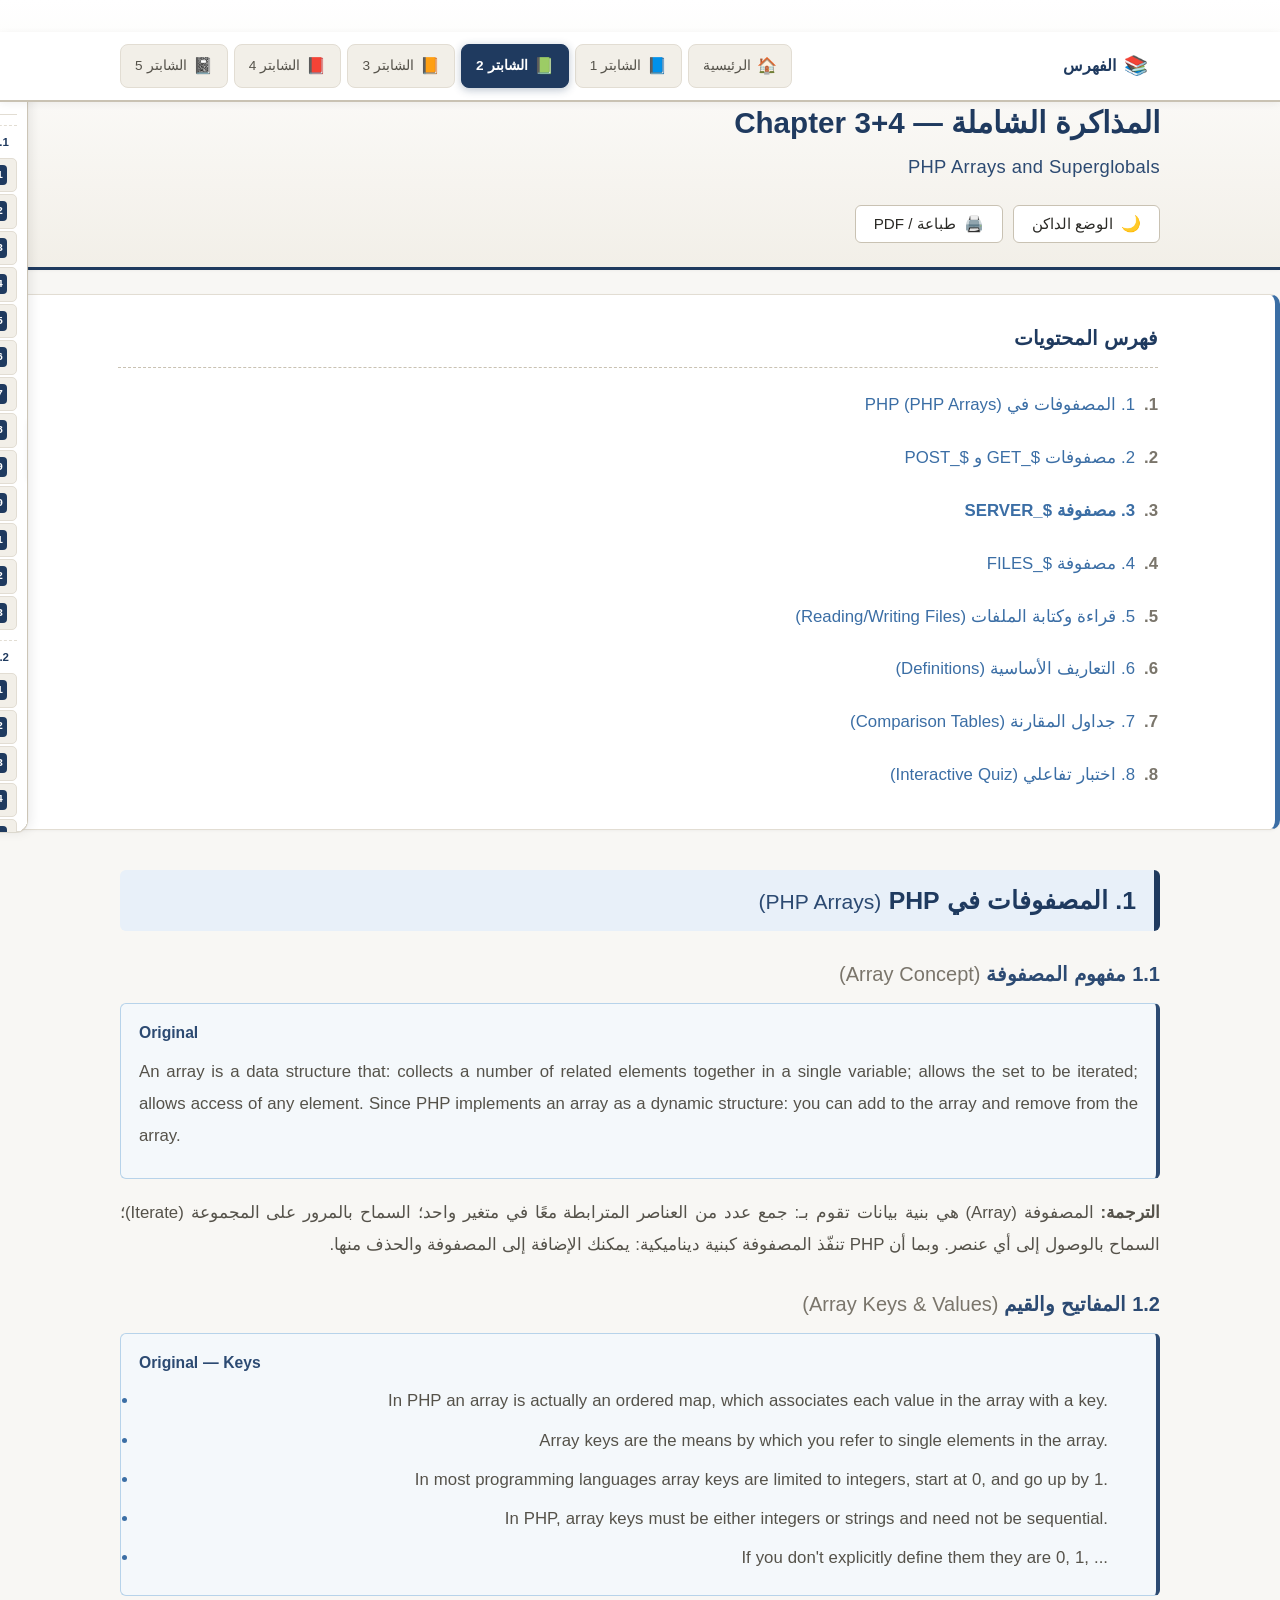
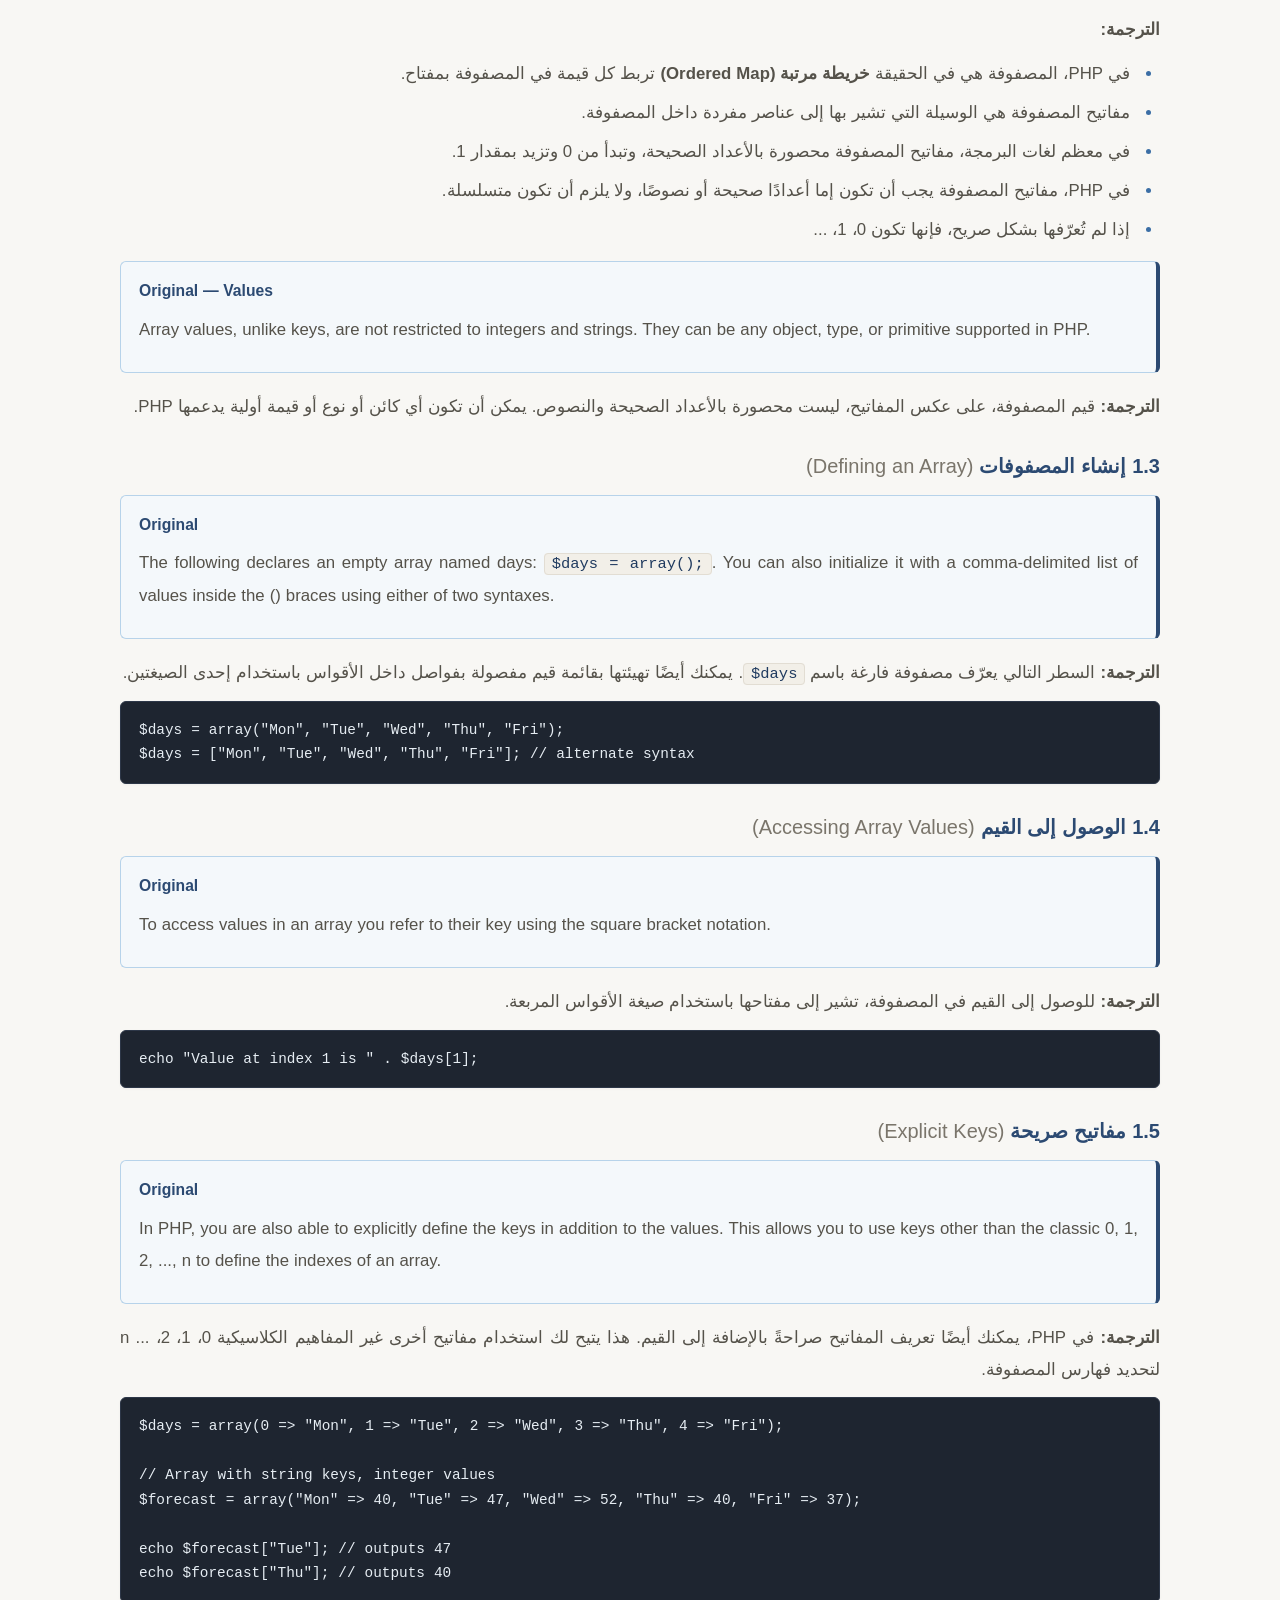
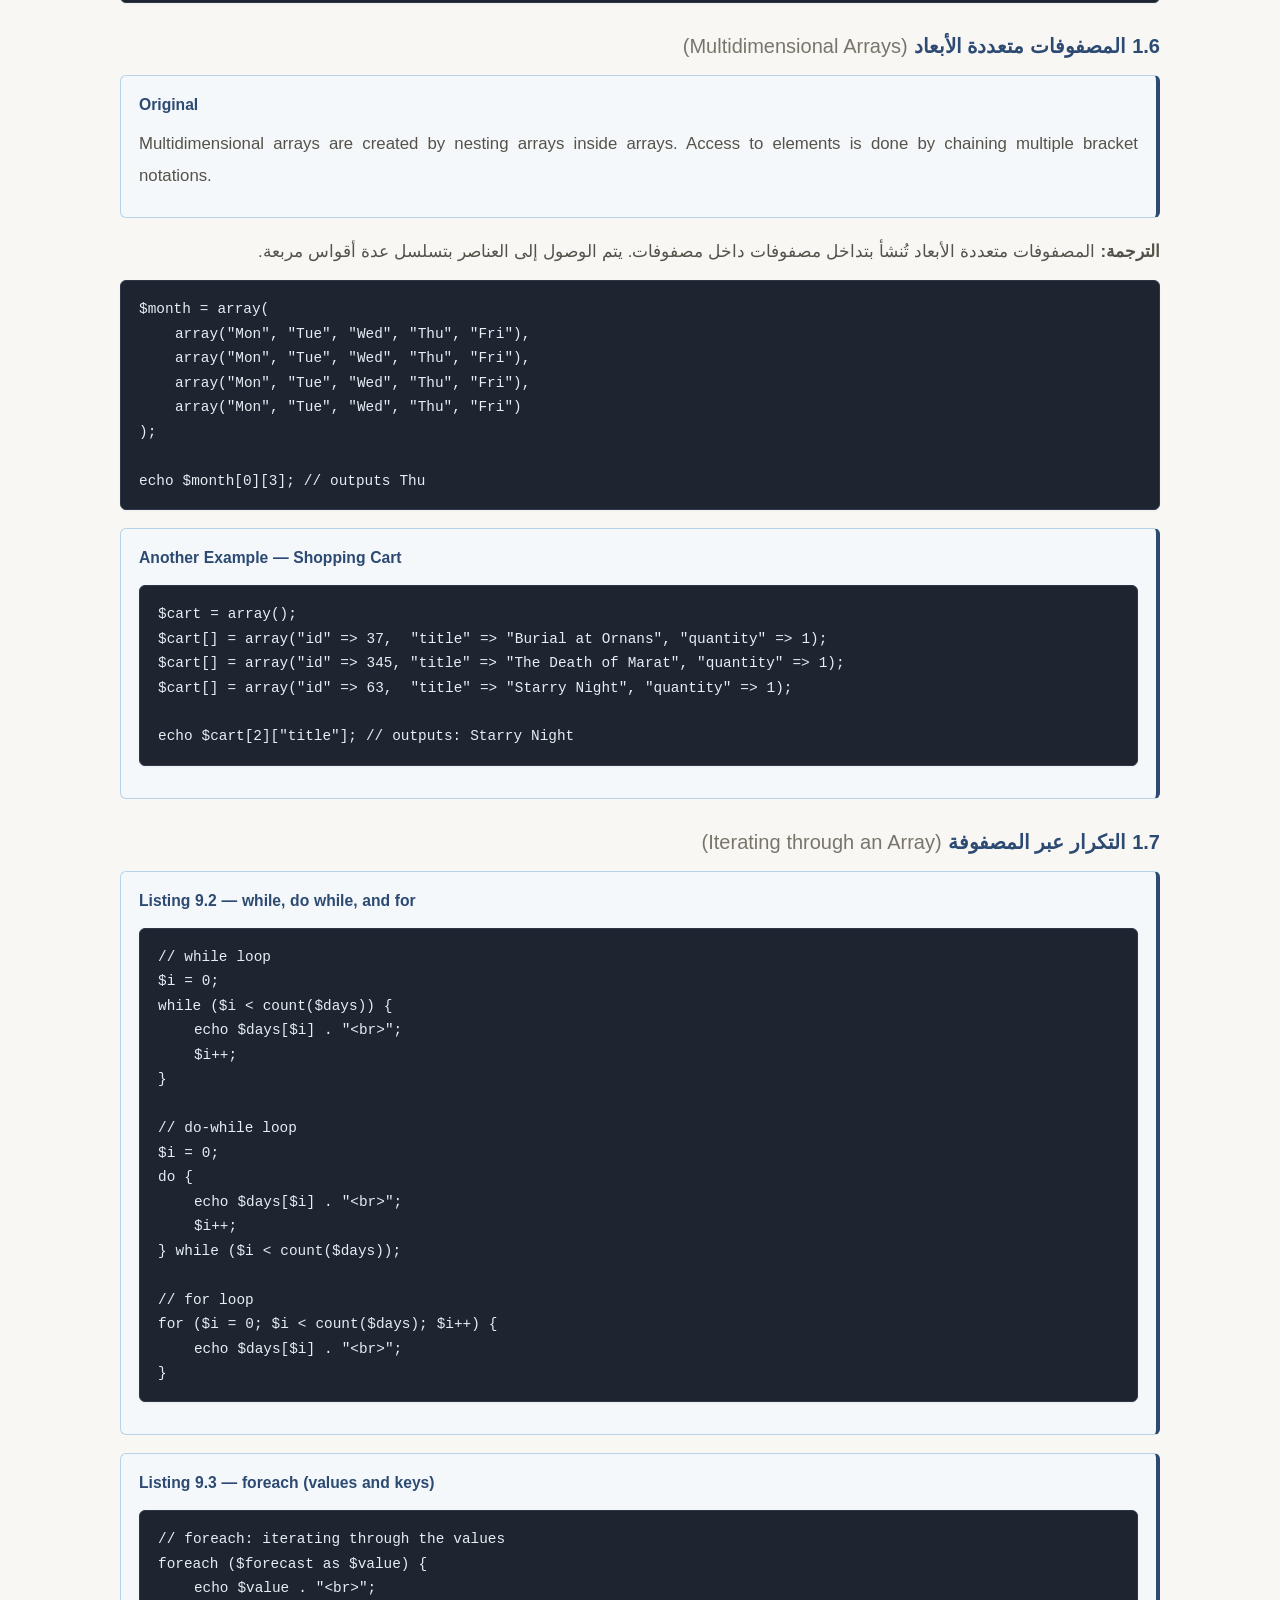
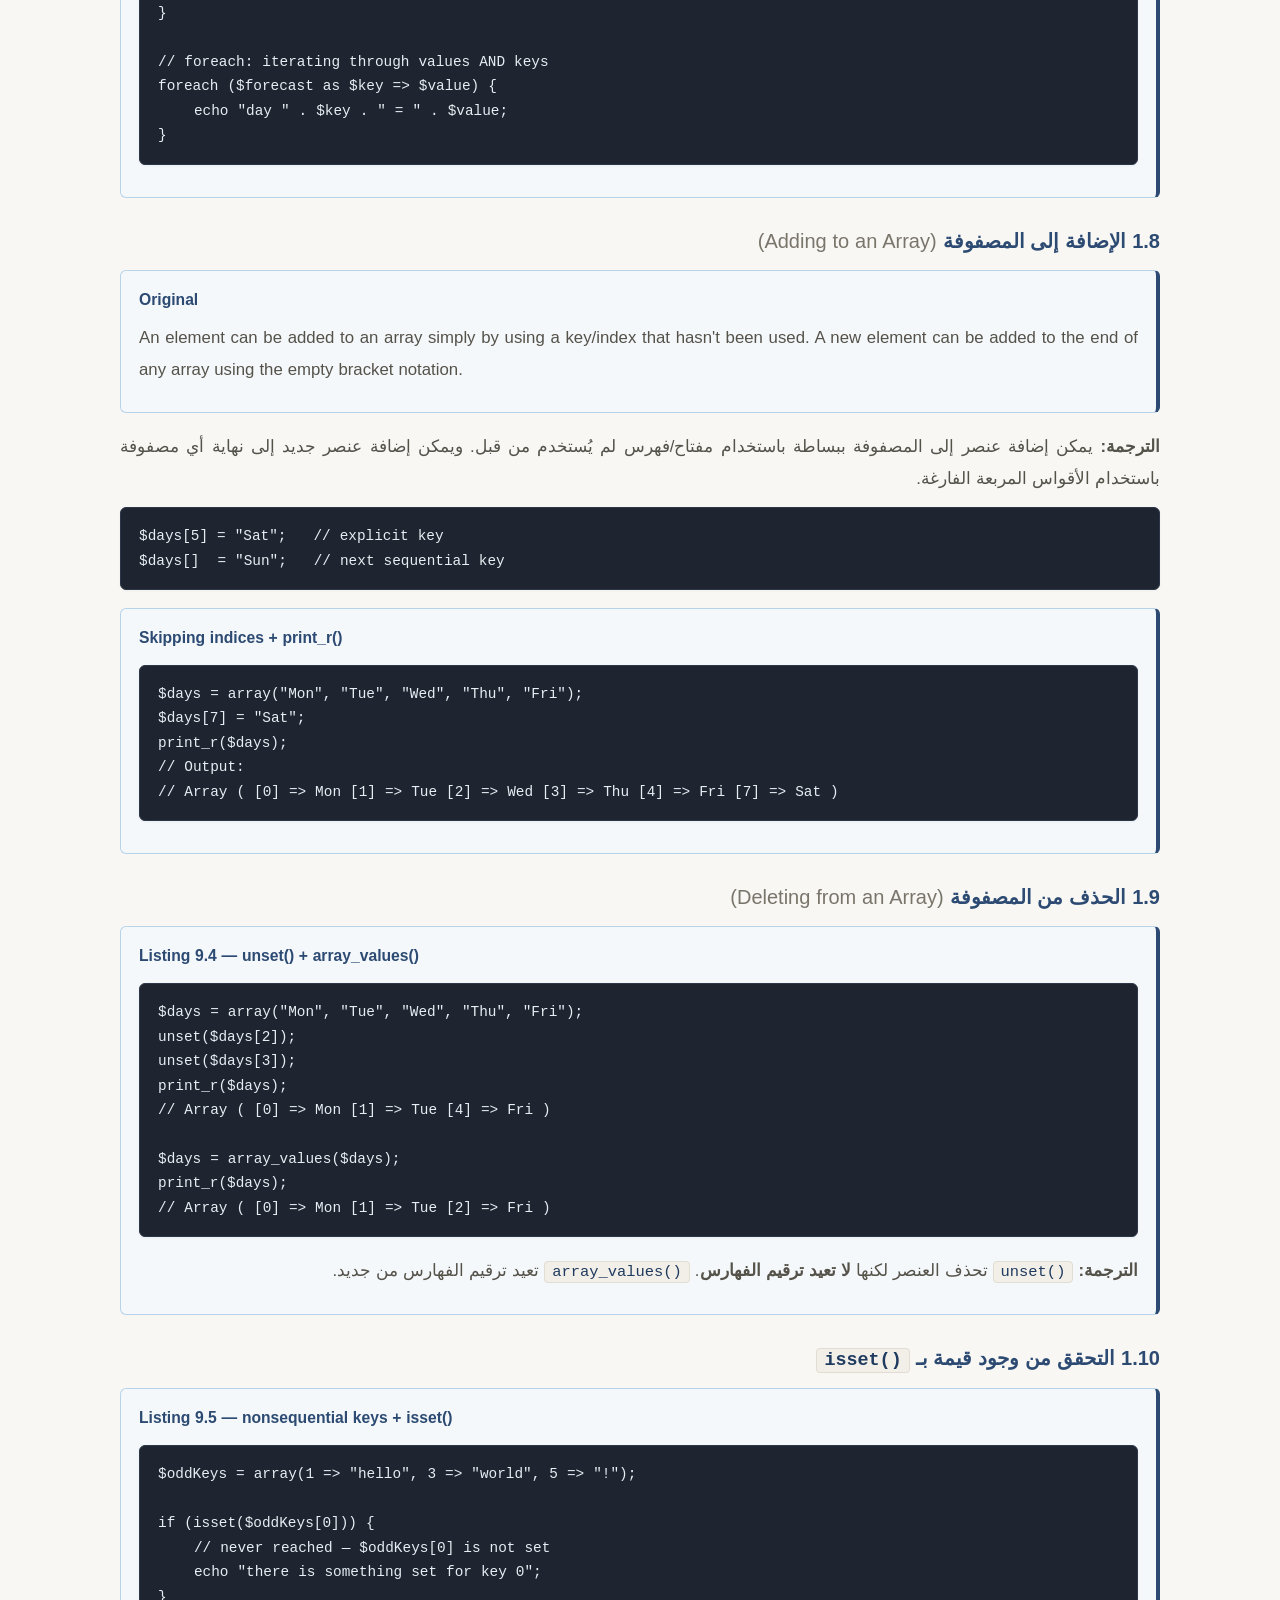
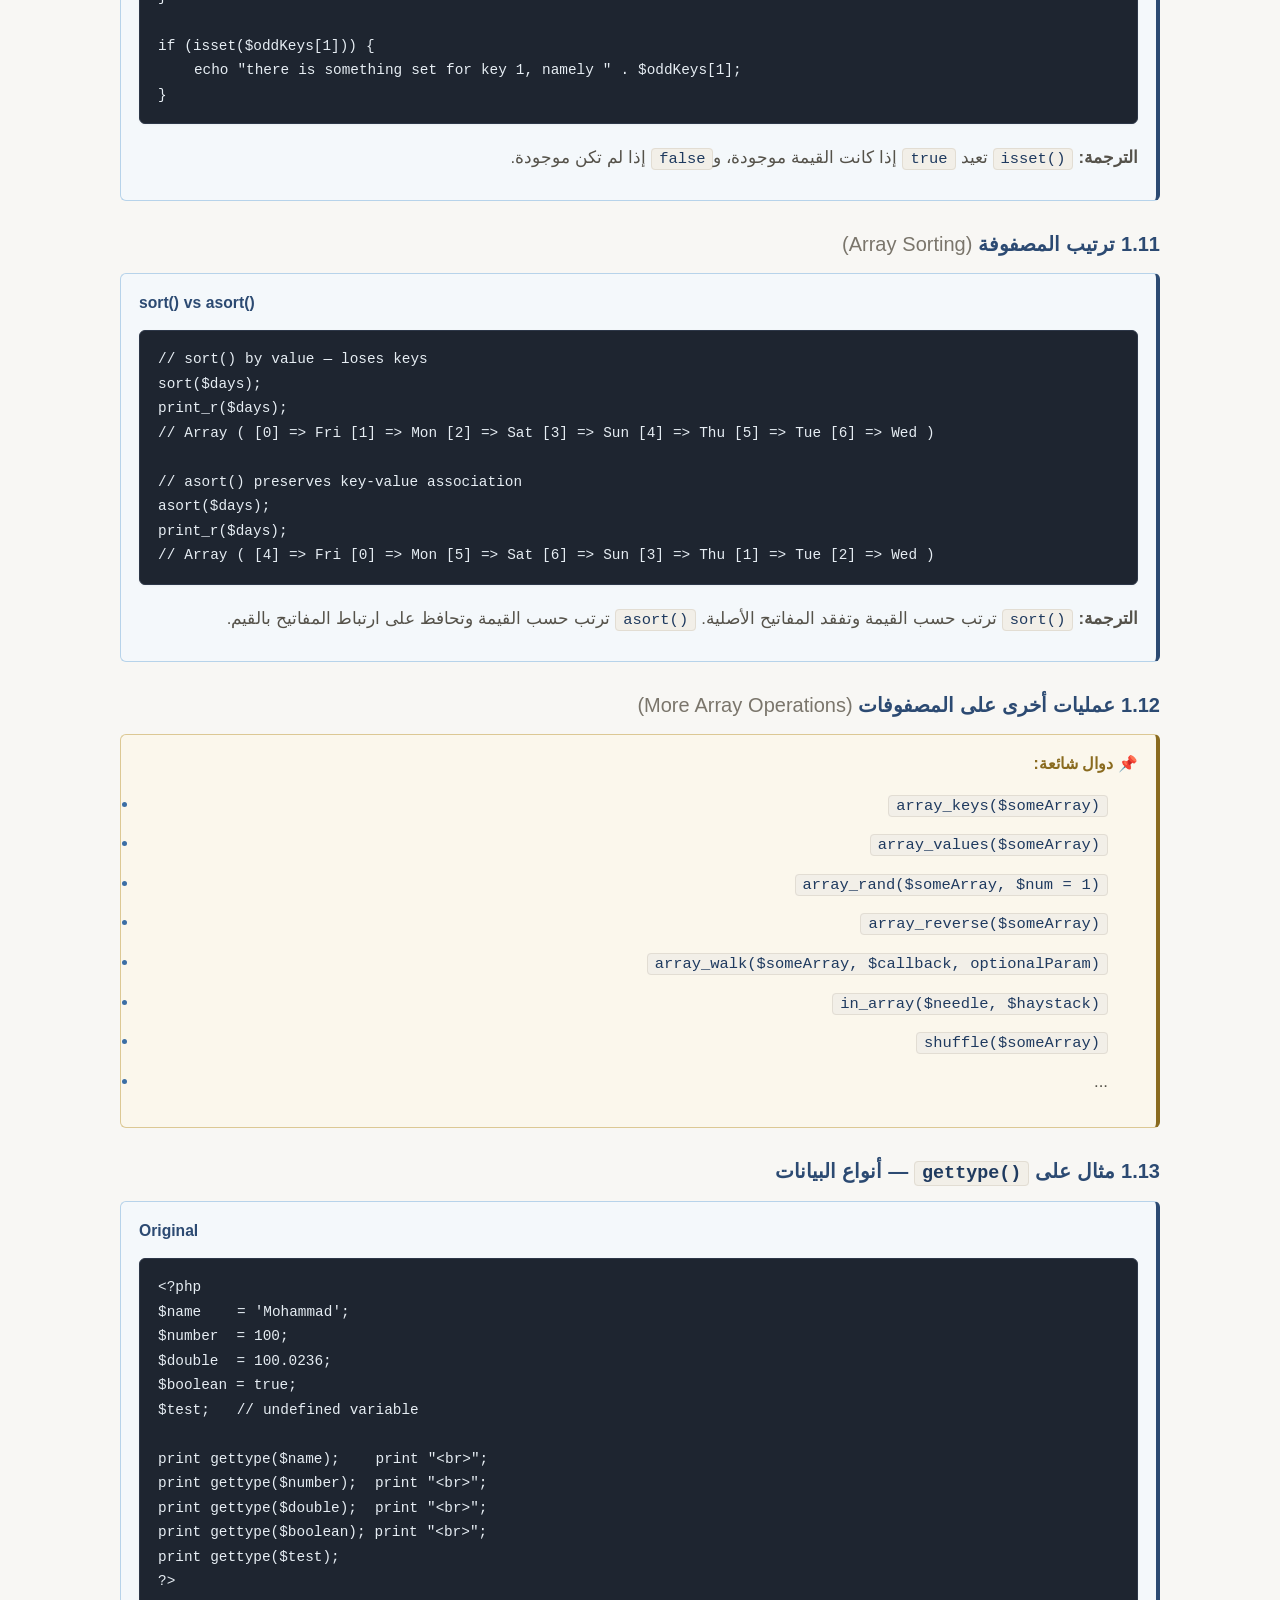
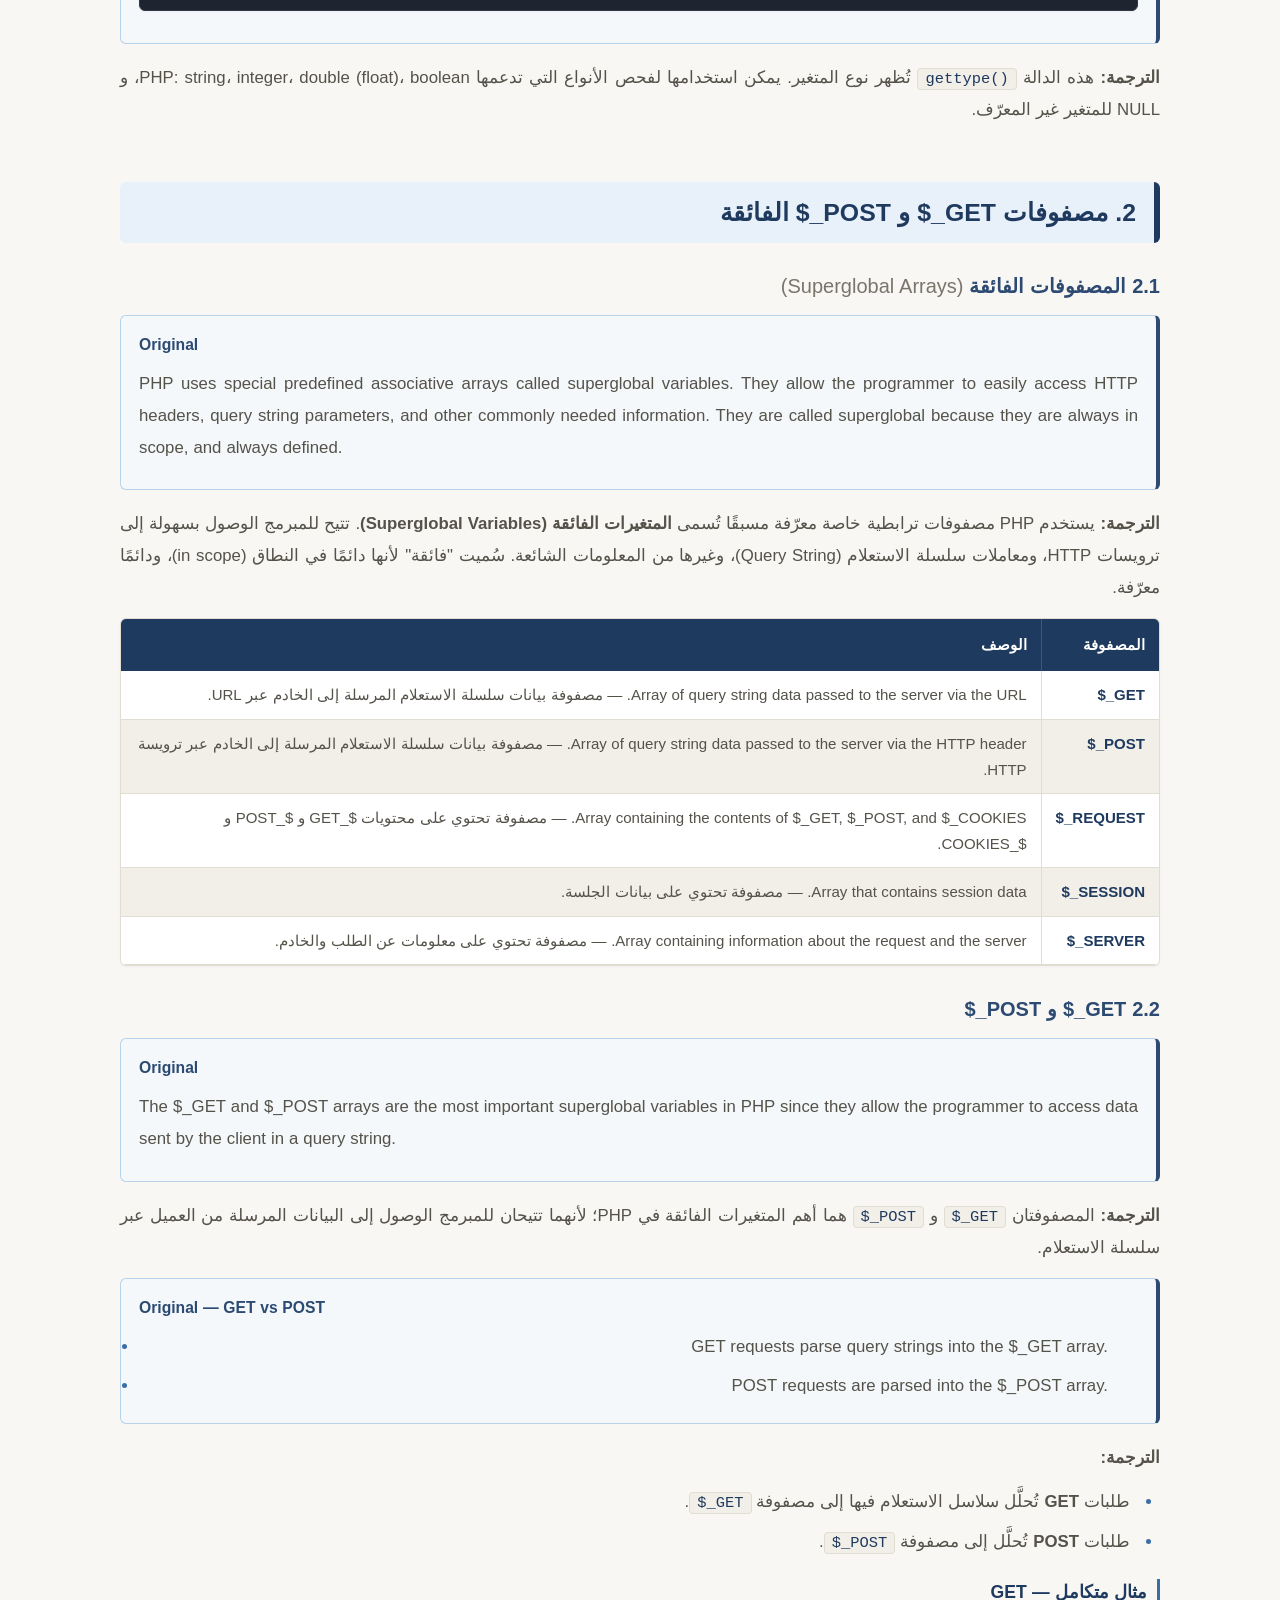
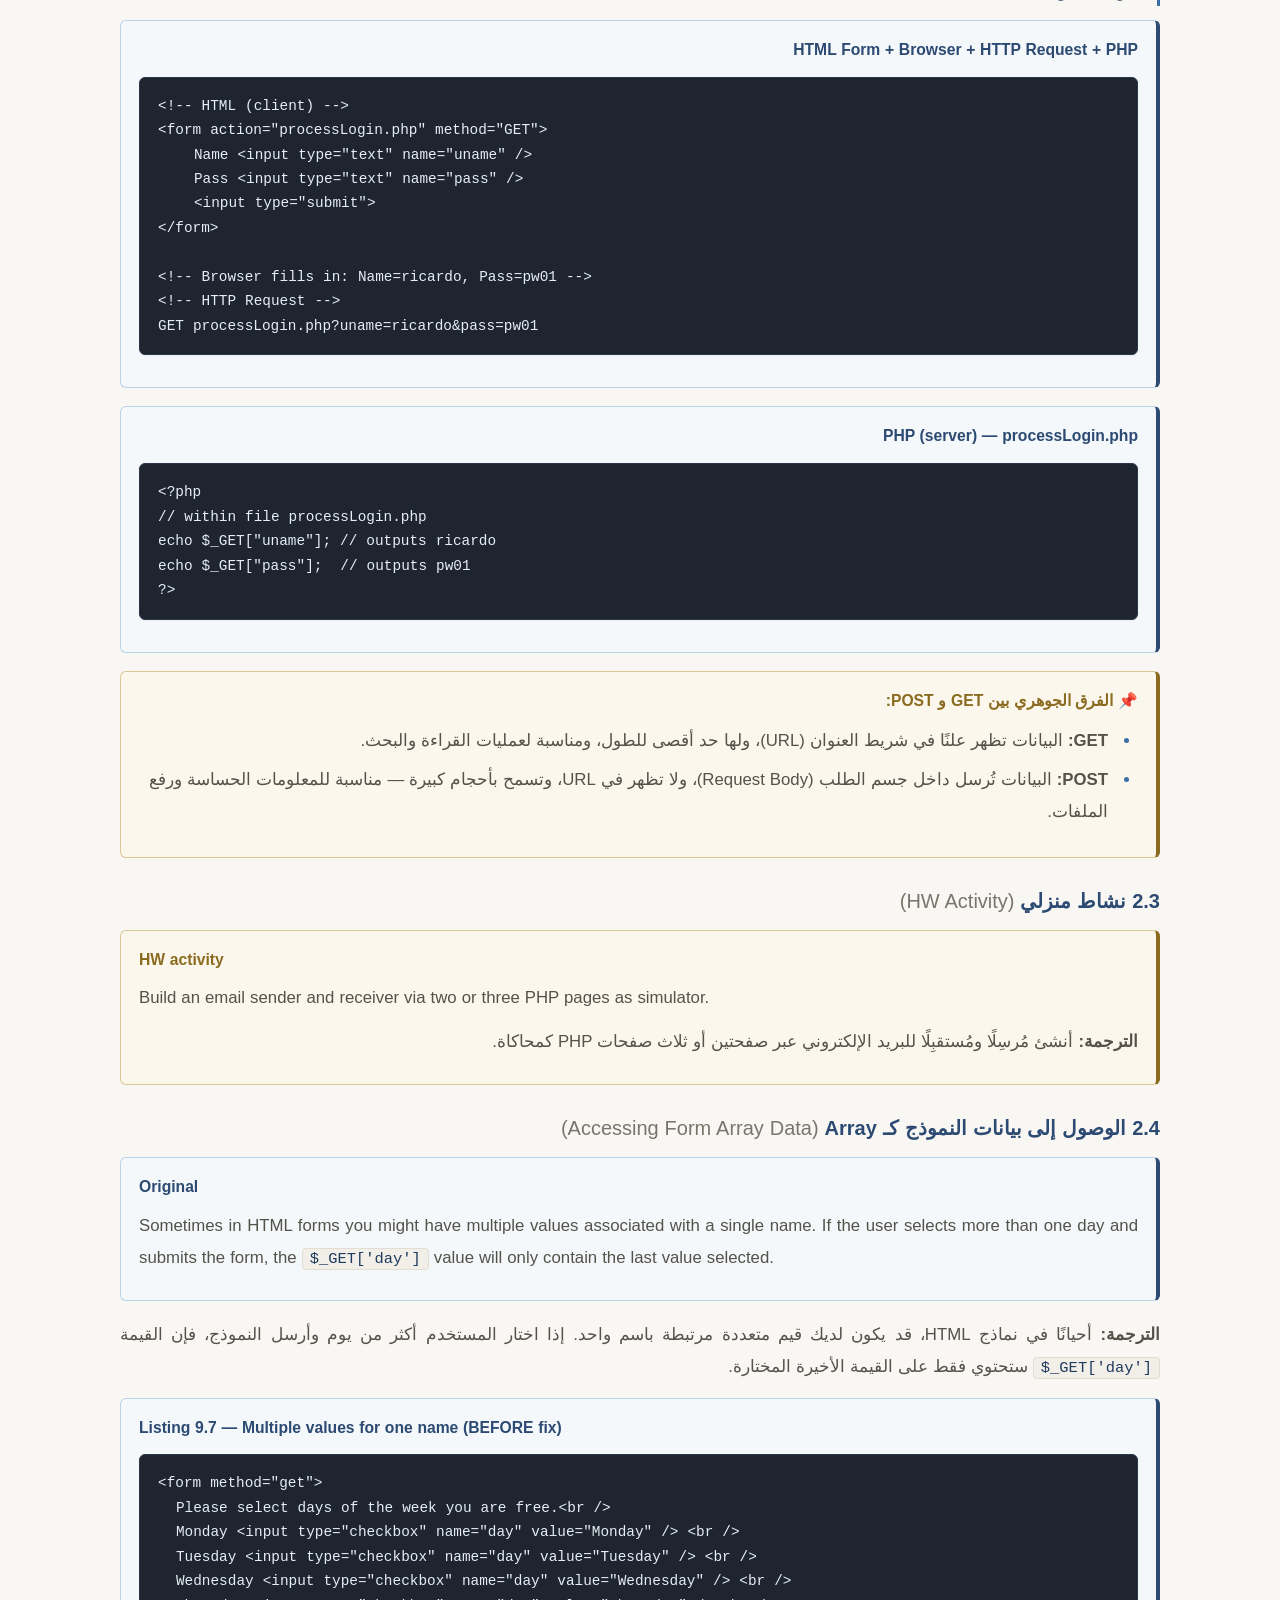
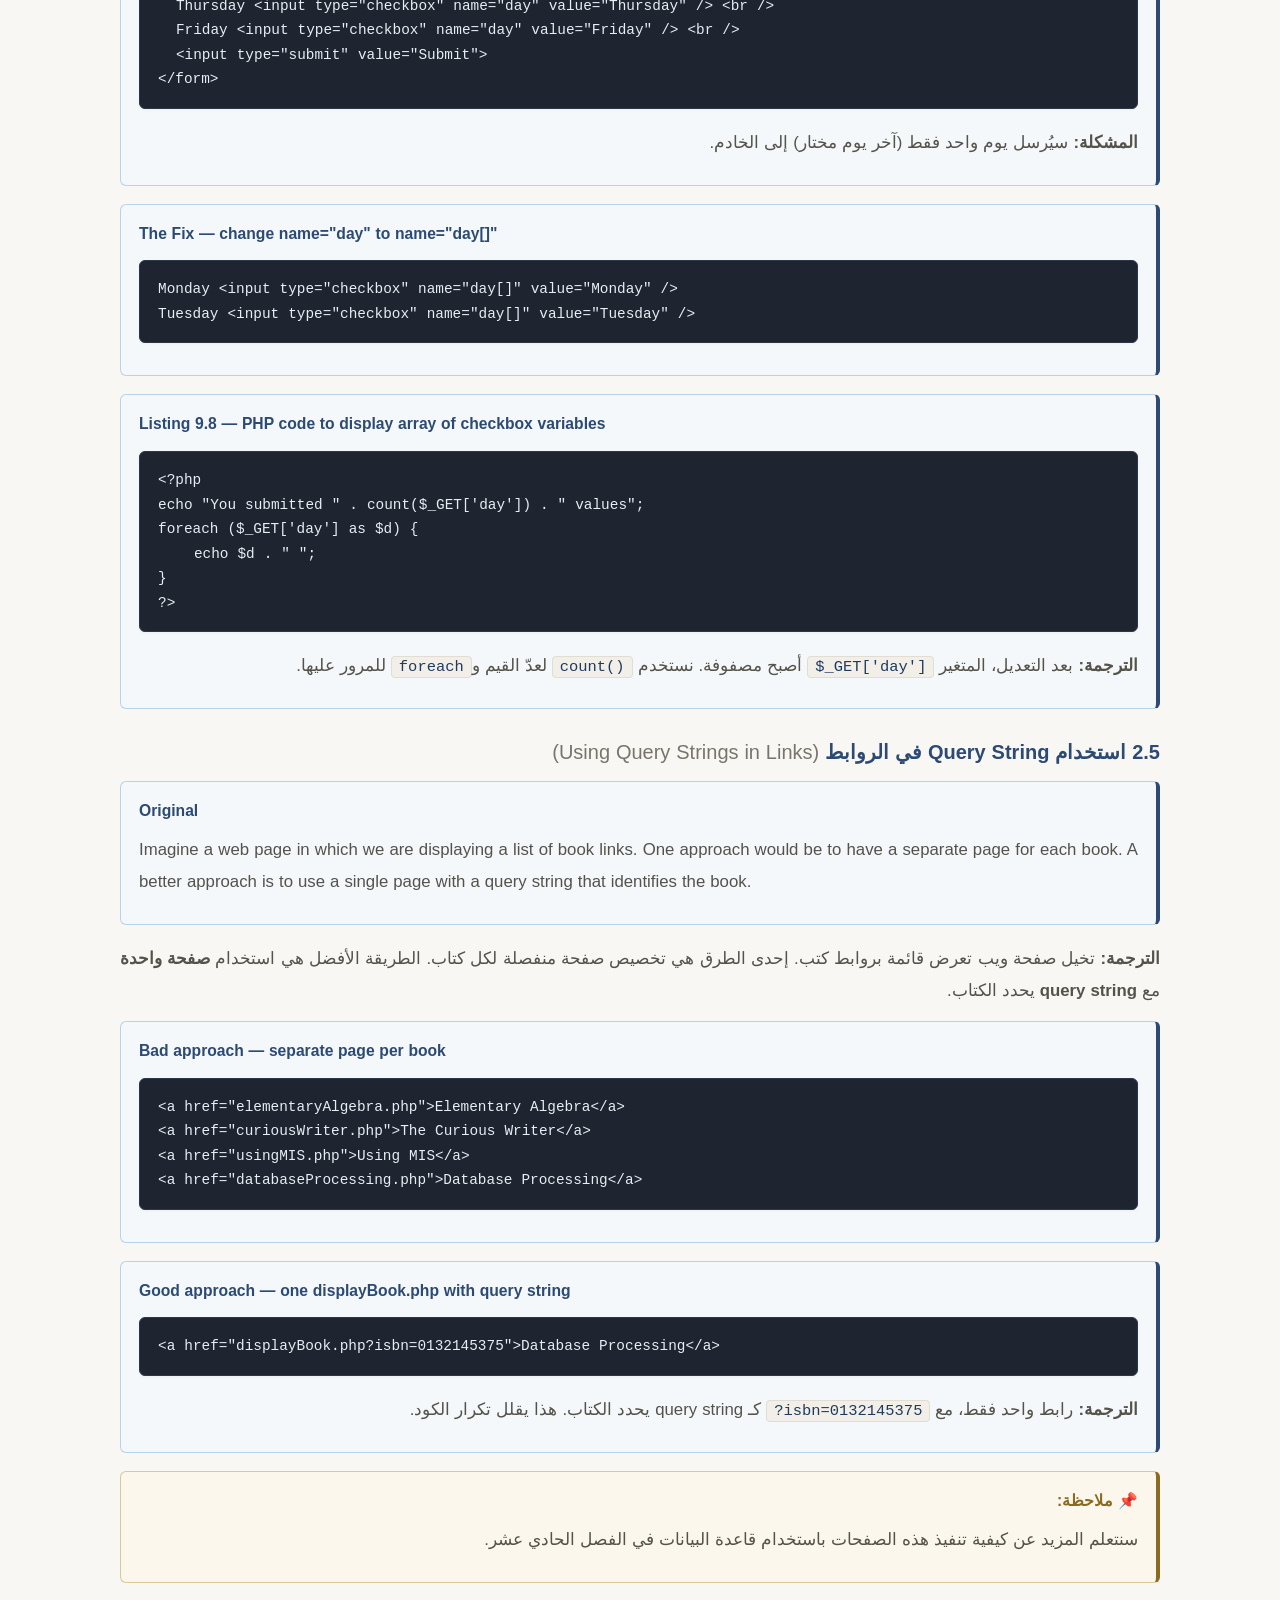
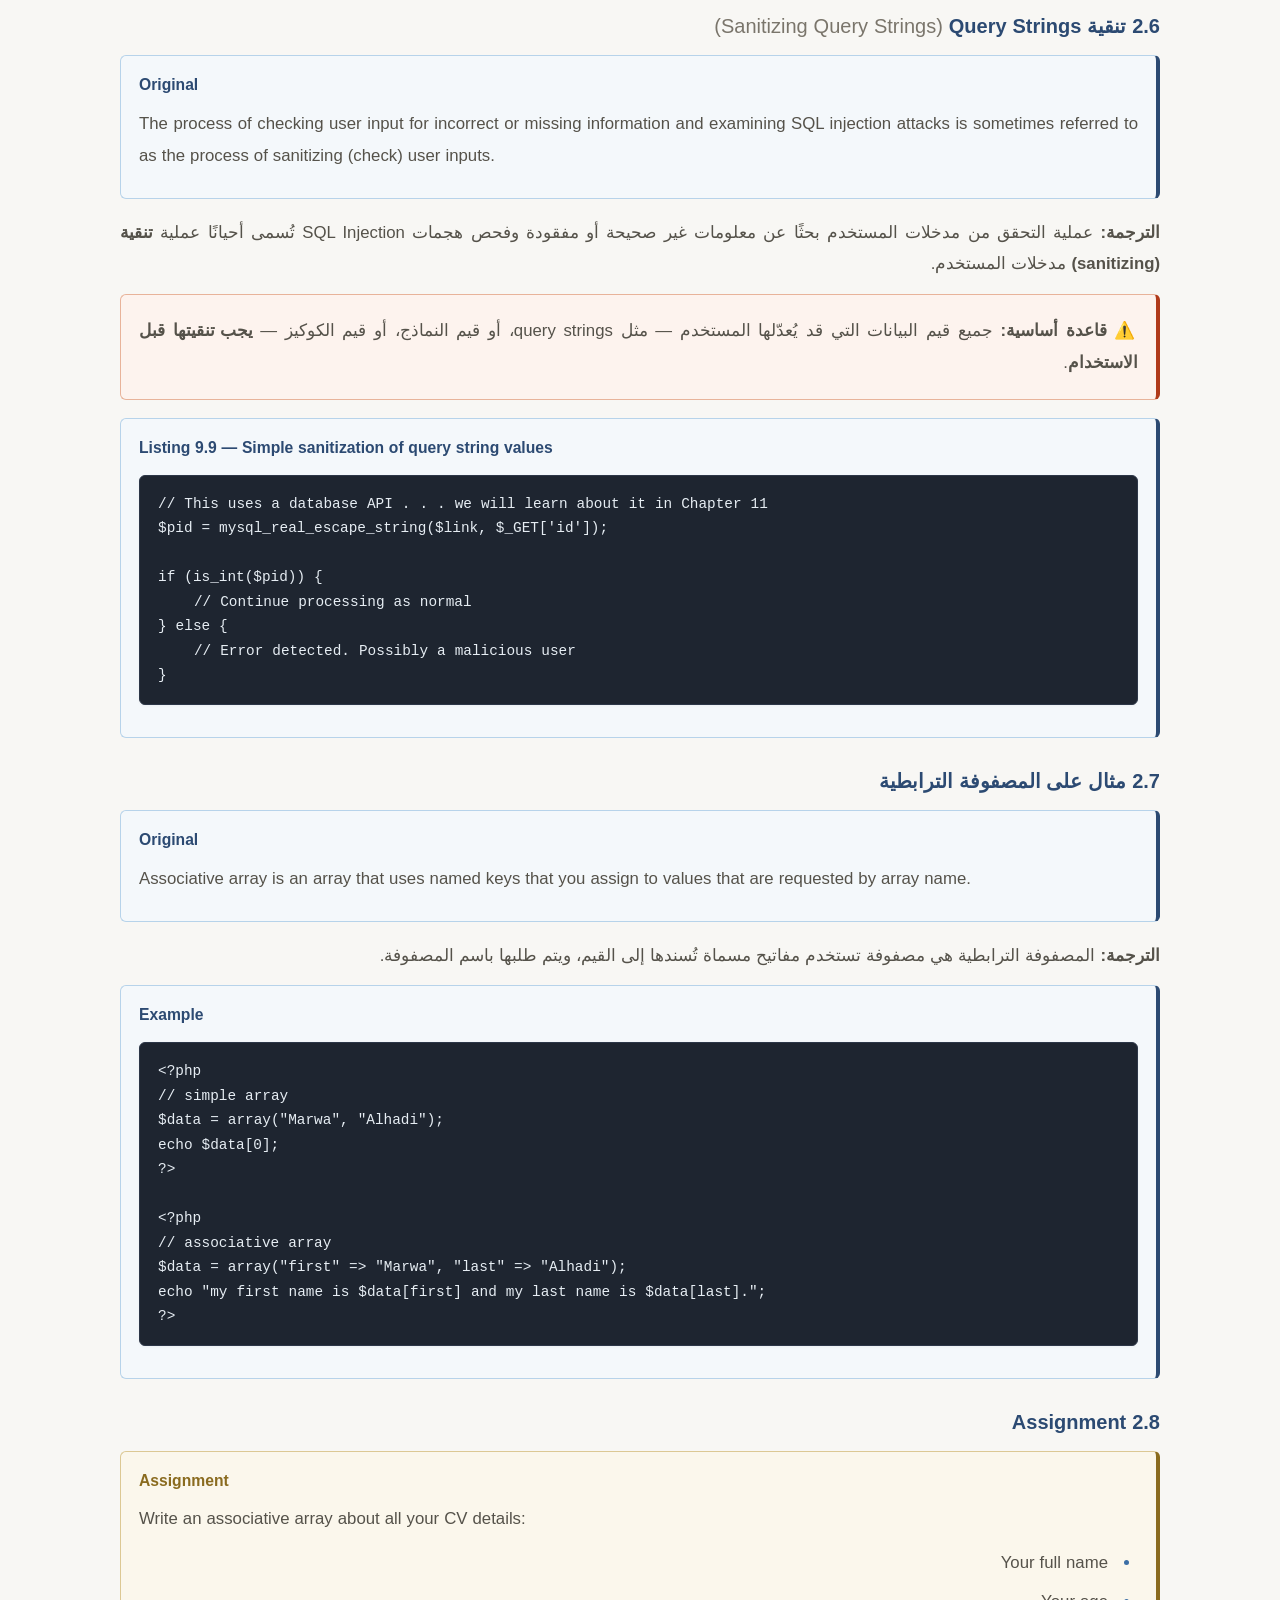
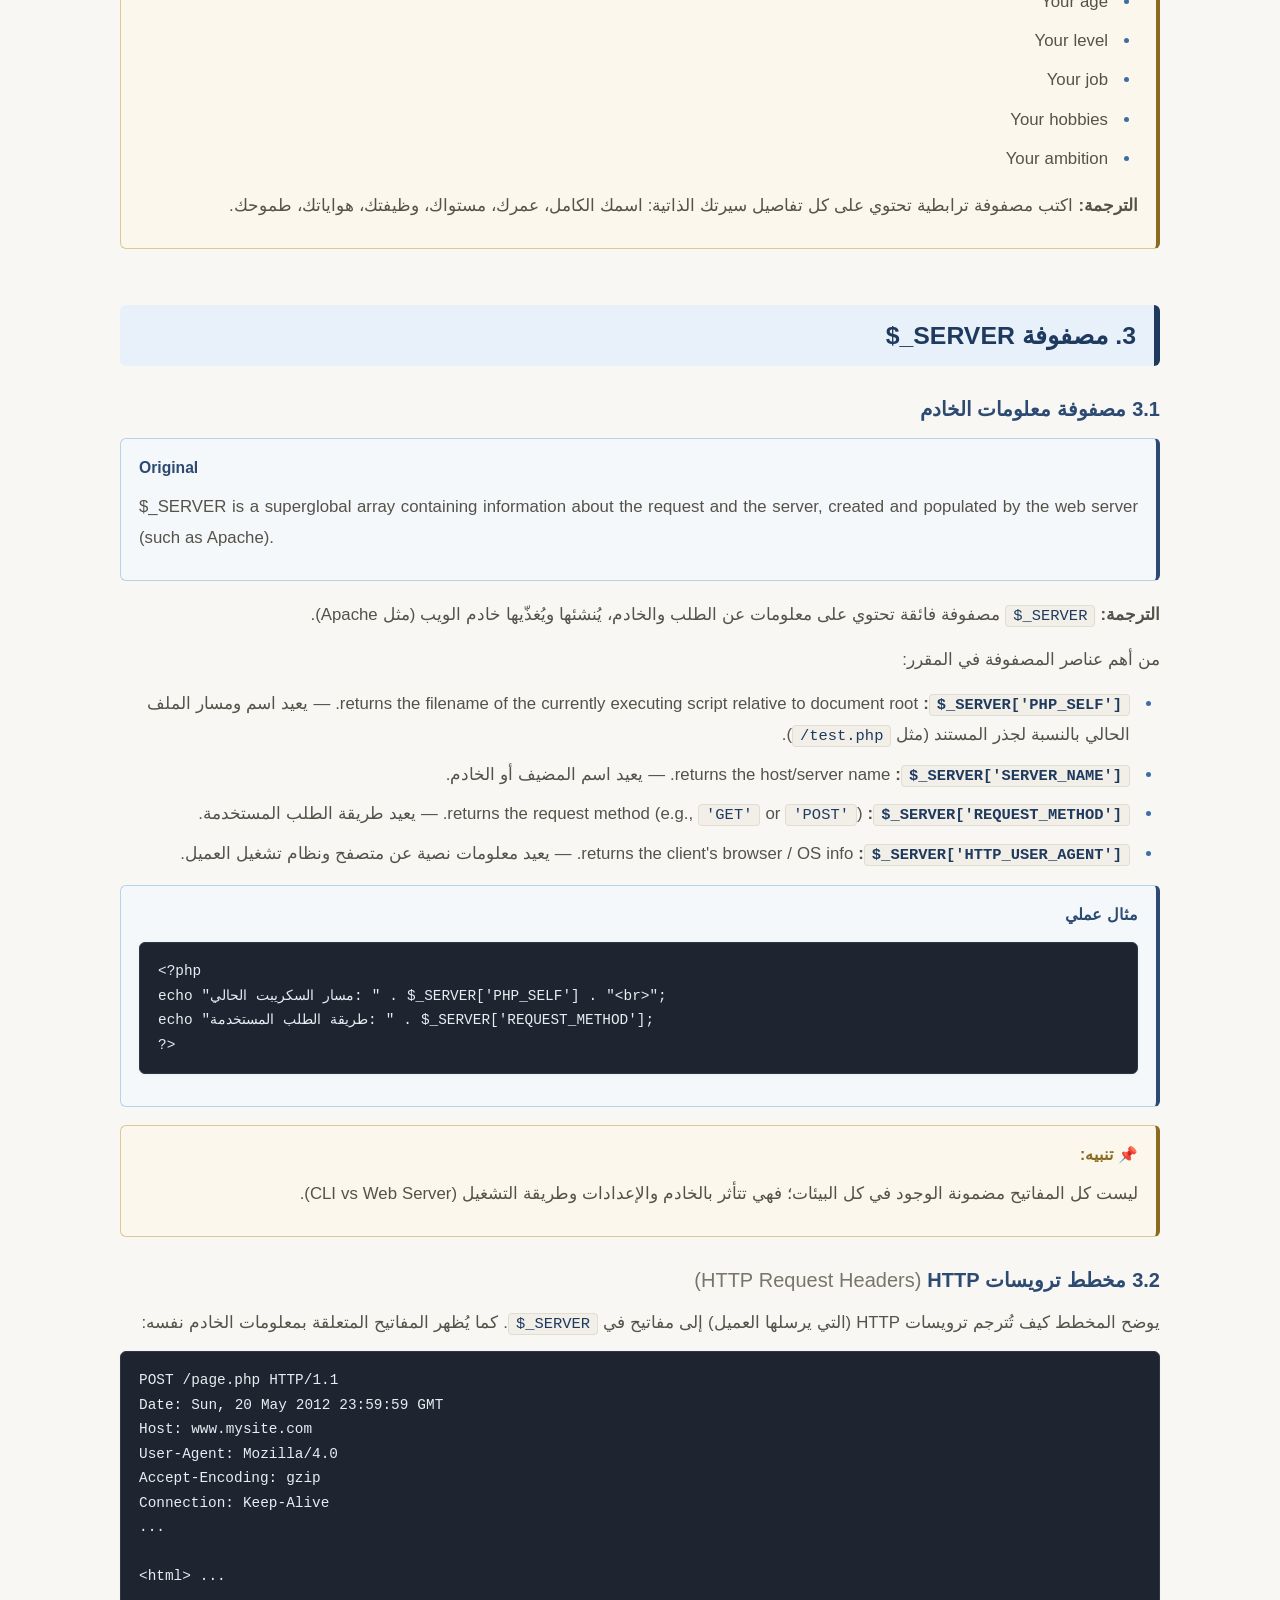
<file: ch2.html>
<!DOCTYPE html>
<html lang="ar" dir="rtl">
<head>
<meta charset="UTF-8">
<meta name="viewport" content="width=device-width, initial-scale=1.0">
<meta name="description" content=" PHP Arrays and Superglobals">
<title>\ PHP Arrays and Superglobals</title>

<link rel="stylesheet" href="style.css">
</head>
<body>

<!-- ============================================= -->
<!-- شريط التنقل الجانبي -->
<!-- ============================================= -->
<nav class="side-nav" aria-label="تنقل جانبي بين الفقرات">

  <div class="side-nav-title">📑 الفقرات</div>

  <div class="side-nav-group">
    <div class="side-nav-group-title">1. المصفوفات (Arrays)</div>
    <a href="#s1-1"><span class="nav-num">1.1</span> مفهوم المصفوفة</a>
    <a href="#s1-2"><span class="nav-num">1.2</span> مفاتيح وقيم</a>
    <a href="#s1-3"><span class="nav-num">1.3</span> إنشاء المصفوفات</a>
    <a href="#s1-4"><span class="nav-num">1.4</span> الوصول للقيم</a>
    <a href="#s1-5"><span class="nav-num">1.5</span> مفاتيح صريحة</a>
    <a href="#s1-6"><span class="nav-num">1.6</span> متعددة الأبعاد</a>
    <a href="#s1-7"><span class="nav-num">1.7</span> التكرار</a>
    <a href="#s1-8"><span class="nav-num">1.8</span> الإضافة</a>
    <a href="#s1-9"><span class="nav-num">1.9</span> الحذف</a>
    <a href="#s1-10"><span class="nav-num">1.10</span> isset()</a>
    <a href="#s1-11"><span class="nav-num">1.11</span> الترتيب</a>
    <a href="#s1-12"><span class="nav-num">1.12</span> عمليات أخرى</a>
    <a href="#s1-13"><span class="nav-num">1.13</span> gettype()</a>
  </div>

  <div class="side-nav-group">
    <div class="side-nav-group-title">2. $_GET و $_POST</div>
    <a href="#s2-1"><span class="nav-num">2.1</span> Superglobal Arrays</a>
    <a href="#s2-2"><span class="nav-num">2.2</span> $_GET و $_POST</a>
    <a href="#s2-3"><span class="nav-num">2.3</span> سؤال HW</a>
    <a href="#s2-4"><span class="nav-num">2.4</span> Form Array Data</a>
    <a href="#s2-5"><span class="nav-num">2.5</span> Query String Links</a>
    <a href="#s2-6"><span class="nav-num">2.6</span> Sanitizing</a>
    <a href="#s2-7"><span class="nav-num">2.7</span> Associative Example</a>
    <a href="#s2-8"><span class="nav-num">2.8</span> Assignment</a>
  </div>

  <div class="side-nav-group">
    <div class="side-nav-group-title">3. $_SERVER</div>
    <a href="#s3-1"><span class="nav-num">3.1</span> مصفوفة $_SERVER</a>
    <a href="#s3-2"><span class="nav-num">3.2</span> HTTP Headers</a>
    <a href="#s3-3"><span class="nav-num">3.3</span> Server Info Keys</a>
    <a href="#s3-4"><span class="nav-num">3.4</span> Request Header Keys</a>
    <a href="#s3-5"><span class="nav-num">3.5</span> Security Warning</a>
  </div>

  <div class="side-nav-group">
    <div class="side-nav-group-title">4. $_FILES</div>
    <a href="#s4-1"><span class="nav-num">4.1</span> مصفوفة $_FILES</a>
    <a href="#s4-2"><span class="nav-num">4.2</span> تفاصيل المفاتيح</a>
    <a href="#s4-3"><span class="nav-num">4.3</span> التحقق من الأخطاء</a>
    <a href="#s4-4"><span class="nav-num">4.4</span> قيود الحجم</a>
    <a href="#s4-5"><span class="nav-num">4.5</span> تحديد النوع</a>
    <a href="#s4-6"><span class="nav-num">4.6</span> نقل الملف</a>
    <a href="#s4-7"><span class="nav-num">4.7</span> Assignment</a>
  </div>

  <div class="side-nav-group">
    <div class="side-nav-group-title">5. قراءة/كتابة الملفات</div>
    <a href="#s5-1"><span class="nav-num">5.1</span> إدارة الملفات</a>
    <a href="#s5-2"><span class="nav-num">5.2</span> fopen()</a>
    <a href="#s5-3"><span class="nav-num">5.3</span> fwrite()</a>
    <a href="#s5-4"><span class="nav-num">5.4</span> fread()</a>
    <a href="#s5-5"><span class="nav-num">5.5</span> fclose()</a>
    <a href="#s5-6"><span class="nav-num">5.6</span> file_get_contents()</a>
    <a href="#s5-7"><span class="nav-num">5.7</span> Stream vs Memory</a>
    <a href="#s5-8"><span class="nav-num">5.8</span> Stream Access</a>
    <a href="#s5-9"><span class="nav-num">5.9</span> In-Memory Access</a>
    <a href="#s5-10"><span class="nav-num">5.10</span> تحليل CSV</a>
    <a href="#s5-11"><span class="nav-num">5.11</span> Assignment</a>
  </div>

  <div class="side-nav-group">
    <div class="side-nav-group-title">6. التعاريف</div>
    <a href="#section-6"><span class="nav-num">6</span> التعاريف الأساسية</a>
  </div>

  <div class="side-nav-group">
    <div class="side-nav-group-title">7. المقارنات</div>
    <a href="#section-7"><span class="nav-num">7</span> جداول المقارنة</a>
  </div>

  <div class="side-nav-group">
    <div class="side-nav-group-title">8. الاختبار</div>
    <a href="#section-8"><span class="nav-num">8</span> اختبار تفاعلي</a>
  </div>

</nav>

<header class="page-header">
  <!-- شريط التنقل العلوي -->
<nav class="top-nav" aria-label="التنقل بين الشابترات">
  <div class="top-nav-inner">
    <a href="index.html" class="top-nav-brand">
      <span class="brand-icon">📚</span>
      <span>الفهرس</span>
    </a>

    <button id="topNavToggle" class="top-nav-toggle" type="button" aria-expanded="false" aria-controls="topNavLinks">
      <span>☰</span> <span>الشابترات</span>
    </button>

    <ul class="top-nav-links" id="topNavLinks">
      <li><a href="index.html"><span class="nav-icon">🏠</span> الرئيسية</a></li>
      <li><a href="ch1.html"><span class="nav-icon">📘</span> الشابتر 1</a></li>
      <li><a href="ch2.html" class="active"><span class="nav-icon">📗</span> الشابتر 2</a></li>
      <li><a href="ch3.html"><span class="nav-icon">📙</span> الشابتر 3</a></li>
      <li><a href="ch4.html"><span class="nav-icon">📕</span> الشابتر 4</a></li>
      <li><a href="ch5.html"><span class="nav-icon">📓</span> الشابتر 5</a></li>
    </ul>
  </div>
</nav>
  <div class="container">
    <h1 class="page-title"> المذاكرة الشاملة — Chapter 3+4</h1>
    <p class="page-subtitle">PHP Arrays and Superglobals</p>

    <div class="toolbar">
      <button id="themeToggle" class="btn" type="button" aria-label="تبديل الوضع">
        <span class="icon">🌙</span> <span class="label">الوضع الداكن</span>
      </button>
      <button id="printBtn" class="btn" type="button" aria-label="طباعة أو حفظ PDF">
        <span class="icon">🖨️</span> <span class="label">طباعة / PDF</span>
      </button>
    </div>
  </div>
</header>

<nav class="toc" aria-label="فهرس المحتويات">
  <div class="container">
    <h2 class="toc-title">فهرس المحتويات</h2>
    <ol class="toc-list">
      <li><a href="#section-1">1. المصفوفات في PHP (PHP Arrays)</a></li>
      <li><a href="#section-2">2. مصفوفات $_GET و $_POST</a></li>
      <li><a href="#section-3">3. مصفوفة $_SERVER</a></li>
      <li><a href="#section-4">4. مصفوفة $_FILES</a></li>
      <li><a href="#section-5">5. قراءة وكتابة الملفات (Reading/Writing Files)</a></li>
      <li><a href="#section-6">6. التعاريف الأساسية (Definitions)</a></li>
      <li><a href="#section-7">7. جداول المقارنة (Comparison Tables)</a></li>
      <li><a href="#section-8">8. اختبار تفاعلي (Interactive Quiz)</a></li>
    </ol>
  </div>
</nav>

<main class="container">

<!-- ============================================= -->
<!-- Section 1: Arrays -->
<!-- ============================================= -->
<section id="section-1" class="section">
  <h2 class="section-title">1. المصفوفات في PHP <span dir="ltr" class="en">(PHP Arrays)</span></h2>

  <h3 id="s1-1">1.1 مفهوم المصفوفة <span dir="ltr" class="en">(Array Concept)</span></h3>

  <div class="example-box">
    <p class="example-label" dir="ltr">Original</p>
    <p dir="ltr">An array is a data structure that: collects a number of related elements together in a single variable; allows the set to be iterated; allows access of any element. Since PHP implements an array as a dynamic structure: you can add to the array and remove from the array.</p>
  </div>

  <p><strong>الترجمة:</strong> المصفوفة (Array) هي بنية بيانات تقوم بـ: جمع عدد من العناصر المترابطة معًا في متغير واحد؛ السماح بالمرور على المجموعة (Iterate)؛ السماح بالوصول إلى أي عنصر. وبما أن PHP تنفّذ المصفوفة كبنية ديناميكية: يمكنك الإضافة إلى المصفوفة والحذف منها.</p>

  <h3 id="s1-2">1.2 المفاتيح والقيم <span dir="ltr" class="en">(Array Keys &amp; Values)</span></h3>

  <div class="example-box">
    <p class="example-label" dir="ltr">Original — Keys</p>
    <ul class="bullets" dir="ltr">
      <li>In PHP an array is actually an ordered map, which associates each value in the array with a key.</li>
      <li>Array keys are the means by which you refer to single elements in the array.</li>
      <li>In most programming languages array keys are limited to integers, start at 0, and go up by 1.</li>
      <li>In PHP, array keys must be either integers or strings and need not be sequential.</li>
      <li>If you don't explicitly define them they are 0, 1, ...</li>
    </ul>
  </div>

  <p><strong>الترجمة:</strong></p>
  <ul class="bullets">
    <li>في PHP، المصفوفة هي في الحقيقة <strong>خريطة مرتبة (Ordered Map)</strong> تربط كل قيمة في المصفوفة بمفتاح.</li>
    <li>مفاتيح المصفوفة هي الوسيلة التي تشير بها إلى عناصر مفردة داخل المصفوفة.</li>
    <li>في معظم لغات البرمجة، مفاتيح المصفوفة محصورة بالأعداد الصحيحة، وتبدأ من 0 وتزيد بمقدار 1.</li>
    <li>في PHP، مفاتيح المصفوفة يجب أن تكون إما أعدادًا صحيحة أو نصوصًا، ولا يلزم أن تكون متسلسلة.</li>
    <li>إذا لم تُعرّفها بشكل صريح، فإنها تكون 0، 1، ...</li>
  </ul>

  <div class="example-box">
    <p class="example-label" dir="ltr">Original — Values</p>
    <p dir="ltr">Array values, unlike keys, are not restricted to integers and strings. They can be any object, type, or primitive supported in PHP.</p>
  </div>

  <p><strong>الترجمة:</strong> قيم المصفوفة، على عكس المفاتيح، ليست محصورة بالأعداد الصحيحة والنصوص. يمكن أن تكون أي كائن أو نوع أو قيمة أولية يدعمها PHP.</p>

  <h3 id="s1-3">1.3 إنشاء المصفوفات <span dir="ltr" class="en">(Defining an Array)</span></h3>

  <div class="example-box">
    <p class="example-label" dir="ltr">Original</p>
    <p dir="ltr">The following declares an empty array named days: <code>$days = array();</code>. You can also initialize it with a comma-delimited list of values inside the () braces using either of two syntaxes.</p>
  </div>

  <p><strong>الترجمة:</strong> السطر التالي يعرّف مصفوفة فارغة باسم <code dir="ltr">$days</code>. يمكنك أيضًا تهيئتها بقائمة قيم مفصولة بفواصل داخل الأقواس باستخدام إحدى الصيغتين.</p>

<pre class="code-block"><code dir="ltr">$days = array("Mon", "Tue", "Wed", "Thu", "Fri");
$days = ["Mon", "Tue", "Wed", "Thu", "Fri"]; // alternate syntax</code></pre>

  <h3 id="s1-4">1.4 الوصول إلى القيم <span dir="ltr" class="en">(Accessing Array Values)</span></h3>

  <div class="example-box">
    <p class="example-label" dir="ltr">Original</p>
    <p dir="ltr">To access values in an array you refer to their key using the square bracket notation.</p>
  </div>

  <p><strong>الترجمة:</strong> للوصول إلى القيم في المصفوفة، تشير إلى مفتاحها باستخدام صيغة الأقواس المربعة.</p>

<pre class="code-block"><code dir="ltr">echo "Value at index 1 is " . $days[1];</code></pre>

  <h3 id="s1-5">1.5 مفاتيح صريحة <span dir="ltr" class="en">(Explicit Keys)</span></h3>

  <div class="example-box">
    <p class="example-label" dir="ltr">Original</p>
    <p dir="ltr">In PHP, you are also able to explicitly define the keys in addition to the values. This allows you to use keys other than the classic 0, 1, 2, ..., n to define the indexes of an array.</p>
  </div>

  <p><strong>الترجمة:</strong> في PHP، يمكنك أيضًا تعريف المفاتيح صراحةً بالإضافة إلى القيم. هذا يتيح لك استخدام مفاتيح أخرى غير المفاهيم الكلاسيكية 0، 1، 2، ... n لتحديد فهارس المصفوفة.</p>

<pre class="code-block"><code dir="ltr">$days = array(0 =&gt; "Mon", 1 =&gt; "Tue", 2 =&gt; "Wed", 3 =&gt; "Thu", 4 =&gt; "Fri");

// Array with string keys, integer values
$forecast = array("Mon" =&gt; 40, "Tue" =&gt; 47, "Wed" =&gt; 52, "Thu" =&gt; 40, "Fri" =&gt; 37);

echo $forecast["Tue"]; // outputs 47
echo $forecast["Thu"]; // outputs 40</code></pre>

  <h3 id="s1-6">1.6 المصفوفات متعددة الأبعاد <span dir="ltr" class="en">(Multidimensional Arrays)</span></h3>

  <div class="example-box">
    <p class="example-label" dir="ltr">Original</p>
    <p dir="ltr">Multidimensional arrays are created by nesting arrays inside arrays. Access to elements is done by chaining multiple bracket notations.</p>
  </div>

  <p><strong>الترجمة:</strong> المصفوفات متعددة الأبعاد تُنشأ بتداخل مصفوفات داخل مصفوفات. يتم الوصول إلى العناصر بتسلسل عدة أقواس مربعة.</p>

<pre class="code-block"><code dir="ltr">$month = array(
    array("Mon", "Tue", "Wed", "Thu", "Fri"),
    array("Mon", "Tue", "Wed", "Thu", "Fri"),
    array("Mon", "Tue", "Wed", "Thu", "Fri"),
    array("Mon", "Tue", "Wed", "Thu", "Fri")
);

echo $month[0][3]; // outputs Thu</code></pre>

  <div class="example-box">
    <p class="example-label" dir="ltr">Another Example — Shopping Cart</p>
<pre class="code-block"><code dir="ltr">$cart = array();
$cart[] = array("id" =&gt; 37,  "title" =&gt; "Burial at Ornans", "quantity" =&gt; 1);
$cart[] = array("id" =&gt; 345, "title" =&gt; "The Death of Marat", "quantity" =&gt; 1);
$cart[] = array("id" =&gt; 63,  "title" =&gt; "Starry Night", "quantity" =&gt; 1);

echo $cart[2]["title"]; // outputs: Starry Night</code></pre>
  </div>

  <h3 id="s1-7">1.7 التكرار عبر المصفوفة <span dir="ltr" class="en">(Iterating through an Array)</span></h3>

  <div class="example-box">
    <p class="example-label" dir="ltr">Listing 9.2 — while, do while, and for</p>
<pre class="code-block"><code dir="ltr">// while loop
$i = 0;
while ($i &lt; count($days)) {
    echo $days[$i] . "&lt;br&gt;";
    $i++;
}

// do-while loop
$i = 0;
do {
    echo $days[$i] . "&lt;br&gt;";
    $i++;
} while ($i &lt; count($days));

// for loop
for ($i = 0; $i &lt; count($days); $i++) {
    echo $days[$i] . "&lt;br&gt;";
}</code></pre>
  </div>

  <div class="example-box">
    <p class="example-label" dir="ltr">Listing 9.3 — foreach (values and keys)</p>
<pre class="code-block"><code dir="ltr">// foreach: iterating through the values
foreach ($forecast as $value) {
    echo $value . "&lt;br&gt;";
}

// foreach: iterating through values AND keys
foreach ($forecast as $key =&gt; $value) {
    echo "day " . $key . " = " . $value;
}</code></pre>
  </div>

  <h3 id="s1-8">1.8 الإضافة إلى المصفوفة <span dir="ltr" class="en">(Adding to an Array)</span></h3>

  <div class="example-box">
    <p class="example-label" dir="ltr">Original</p>
    <p dir="ltr">An element can be added to an array simply by using a key/index that hasn't been used. A new element can be added to the end of any array using the empty bracket notation.</p>
  </div>

  <p><strong>الترجمة:</strong> يمكن إضافة عنصر إلى المصفوفة ببساطة باستخدام مفتاح/فهرس لم يُستخدم من قبل. ويمكن إضافة عنصر جديد إلى نهاية أي مصفوفة باستخدام الأقواس المربعة الفارغة.</p>

<pre class="code-block"><code dir="ltr">$days[5] = "Sat";   // explicit key
$days[]  = "Sun";   // next sequential key</code></pre>

  <div class="example-box">
    <p class="example-label" dir="ltr">Skipping indices + print_r()</p>
<pre class="code-block"><code dir="ltr">$days = array("Mon", "Tue", "Wed", "Thu", "Fri");
$days[7] = "Sat";
print_r($days);
// Output:
// Array ( [0] =&gt; Mon [1] =&gt; Tue [2] =&gt; Wed [3] =&gt; Thu [4] =&gt; Fri [7] =&gt; Sat )</code></pre>
  </div>

  <h3 id="s1-9">1.9 الحذف من المصفوفة <span dir="ltr" class="en">(Deleting from an Array)</span></h3>

  <div class="example-box">
    <p class="example-label" dir="ltr">Listing 9.4 — unset() + array_values()</p>
<pre class="code-block"><code dir="ltr">$days = array("Mon", "Tue", "Wed", "Thu", "Fri");
unset($days[2]);
unset($days[3]);
print_r($days);
// Array ( [0] =&gt; Mon [1] =&gt; Tue [4] =&gt; Fri )

$days = array_values($days);
print_r($days);
// Array ( [0] =&gt; Mon [1] =&gt; Tue [2] =&gt; Fri )</code></pre>
    <p><strong>الترجمة:</strong> <code>unset()</code> تحذف العنصر لكنها <strong>لا تعيد ترقيم الفهارس</strong>. <code>array_values()</code> تعيد ترقيم الفهارس من جديد.</p>
  </div>

  <h3 id="s1-10">1.10 التحقق من وجود قيمة بـ <code dir="ltr">isset()</code></h3>

  <div class="example-box">
    <p class="example-label" dir="ltr">Listing 9.5 — nonsequential keys + isset()</p>
<pre class="code-block"><code dir="ltr">$oddKeys = array(1 =&gt; "hello", 3 =&gt; "world", 5 =&gt; "!");

if (isset($oddKeys[0])) {
    // never reached — $oddKeys[0] is not set
    echo "there is something set for key 0";
}

if (isset($oddKeys[1])) {
    echo "there is something set for key 1, namely " . $oddKeys[1];
}</code></pre>
    <p><strong>الترجمة:</strong> <code>isset()</code> تعيد <code>true</code> إذا كانت القيمة موجودة، و<code>false</code> إذا لم تكن موجودة.</p>
  </div>

  <h3 id="s1-11">1.11 ترتيب المصفوفة <span dir="ltr" class="en">(Array Sorting)</span></h3>

  <div class="example-box">
    <p class="example-label" dir="ltr">sort() vs asort()</p>
<pre class="code-block"><code dir="ltr">// sort() by value — loses keys
sort($days);
print_r($days);
// Array ( [0] =&gt; Fri [1] =&gt; Mon [2] =&gt; Sat [3] =&gt; Sun [4] =&gt; Thu [5] =&gt; Tue [6] =&gt; Wed )

// asort() preserves key-value association
asort($days);
print_r($days);
// Array ( [4] =&gt; Fri [0] =&gt; Mon [5] =&gt; Sat [6] =&gt; Sun [3] =&gt; Thu [1] =&gt; Tue [2] =&gt; Wed )</code></pre>
    <p><strong>الترجمة:</strong> <code>sort()</code> ترتب حسب القيمة وتفقد المفاتيح الأصلية. <code>asort()</code> ترتب حسب القيمة وتحافظ على ارتباط المفاتيح بالقيم.</p>
  </div>

  <h3 id="s1-12">1.12 عمليات أخرى على المصفوفات <span dir="ltr" class="en">(More Array Operations)</span></h3>

  <div class="note-box">
    <p class="note-label">📌 دوال شائعة:</p>
    <ul class="bullets" dir="ltr">
      <li><code>array_keys($someArray)</code></li>
      <li><code>array_values($someArray)</code></li>
      <li><code>array_rand($someArray, $num = 1)</code></li>
      <li><code>array_reverse($someArray)</code></li>
      <li><code>array_walk($someArray, $callback, optionalParam)</code></li>
      <li><code>in_array($needle, $haystack)</code></li>
      <li><code>shuffle($someArray)</code></li>
      <li>...</li>
    </ul>
  </div>
    <!-- ===== 1.13 مثال gettype() ===== -->
  <h3 id="s1-13">1.13 مثال على <code dir="ltr">gettype()</code> — أنواع البيانات</h3>

  <div class="example-box">
    <p class="example-label" dir="ltr">Original</p>
<pre class="code-block"><code dir="ltr">&lt;?php
$name    = 'Mohammad';
$number  = 100;
$double  = 100.0236;
$boolean = true;
$test;   // undefined variable

print gettype($name);    print "&lt;br&gt;";
print gettype($number);  print "&lt;br&gt;";
print gettype($double);  print "&lt;br&gt;";
print gettype($boolean); print "&lt;br&gt;";
print gettype($test);
?&gt;</code></pre>
  </div>

  <p><strong>الترجمة:</strong> هذه الدالة <code dir="ltr">gettype()</code> تُظهر نوع المتغير. يمكن استخدامها لفحص الأنواع التي تدعمها PHP: string، integer، double (float)، boolean، و NULL للمتغير غير المعرّف.</p>
</section>

<!-- ============================================= -->
<!-- Section 2: $_GET and $_POST -->
<!-- ============================================= -->
<section id="section-2" class="section">
  <h2 class="section-title">2. مصفوفات <span dir="ltr">$_GET</span> و <span dir="ltr">$_POST</span> الفائقة</h2>

  <h3 id="s2-1">2.1 المصفوفات الفائقة <span dir="ltr" class="en">(Superglobal Arrays)</span></h3>

  <div class="example-box">
    <p class="example-label" dir="ltr">Original</p>
    <p dir="ltr">PHP uses special predefined associative arrays called superglobal variables. They allow the programmer to easily access HTTP headers, query string parameters, and other commonly needed information. They are called superglobal because they are always in scope, and always defined.</p>
  </div>

  <p><strong>الترجمة:</strong> يستخدم PHP مصفوفات ترابطية خاصة معرّفة مسبقًا تُسمى <strong>المتغيرات الفائقة (Superglobal Variables)</strong>. تتيح للمبرمج الوصول بسهولة إلى ترويسات HTTP، ومعاملات سلسلة الاستعلام (Query String)، وغيرها من المعلومات الشائعة. سُميت "فائقة" لأنها دائمًا في النطاق (in scope)، ودائمًا معرّفة.</p>

  <div class="table-wrapper">
    <table class="data-table">
      <thead>
        <tr>
          <th>المصفوفة</th>
          <th>الوصف</th>
        </tr>
      </thead>
      <tbody>
        <tr>
          <td dir="ltr"><strong>$_GET</strong></td>
          <td>Array of query string data passed to the server via the URL. — مصفوفة بيانات سلسلة الاستعلام المرسلة إلى الخادم عبر URL.</td>
        </tr>
        <tr>
          <td dir="ltr"><strong>$_POST</strong></td>
          <td>Array of query string data passed to the server via the HTTP header. — مصفوفة بيانات سلسلة الاستعلام المرسلة إلى الخادم عبر ترويسة HTTP.</td>
        </tr>
        <tr>
          <td dir="ltr"><strong>$_REQUEST</strong></td>
          <td>Array containing the contents of $_GET, $_POST, and $_COOKIES. — مصفوفة تحتوي على محتويات $_GET و $_POST و $_COOKIES.</td>
        </tr>
        <tr>
          <td dir="ltr"><strong>$_SESSION</strong></td>
          <td>Array that contains session data. — مصفوفة تحتوي على بيانات الجلسة.</td>
        </tr>
        <tr>
          <td dir="ltr"><strong>$_SERVER</strong></td>
          <td>Array containing information about the request and the server. — مصفوفة تحتوي على معلومات عن الطلب والخادم.</td>
        </tr>
      </tbody>
    </table>
  </div>

  <h3 id="s2-2">2.2 <span dir="ltr">$_GET</span> و <span dir="ltr">$_POST</span></h3>

  <div class="example-box">
    <p class="example-label" dir="ltr">Original</p>
    <p dir="ltr">The $_GET and $_POST arrays are the most important superglobal variables in PHP since they allow the programmer to access data sent by the client in a query string.</p>
  </div>

  <p><strong>الترجمة:</strong> المصفوفتان <code dir="ltr">$_GET</code> و <code dir="ltr">$_POST</code> هما أهم المتغيرات الفائقة في PHP؛ لأنهما تتيحان للمبرمج الوصول إلى البيانات المرسلة من العميل عبر سلسلة الاستعلام.</p>

  <div class="example-box">
    <p class="example-label" dir="ltr">Original — GET vs POST</p>
    <ul class="bullets" dir="ltr">
      <li>GET requests parse query strings into the $_GET array.</li>
      <li>POST requests are parsed into the $_POST array.</li>
    </ul>
  </div>

  <p><strong>الترجمة:</strong></p>
  <ul class="bullets">
    <li>طلبات <strong>GET</strong> تُحلَّل سلاسل الاستعلام فيها إلى مصفوفة <code dir="ltr">$_GET</code>.</li>
    <li>طلبات <strong>POST</strong> تُحلَّل إلى مصفوفة <code dir="ltr">$_POST</code>.</li>
  </ul>

  <h4>مثال متكامل — GET</h4>

  <div class="example-box">
    <p class="example-label">HTML Form + Browser + HTTP Request + PHP</p>
<pre class="code-block"><code dir="ltr">&lt;!-- HTML (client) --&gt;
&lt;form action="processLogin.php" method="GET"&gt;
    Name &lt;input type="text" name="uname" /&gt;
    Pass &lt;input type="text" name="pass" /&gt;
    &lt;input type="submit"&gt;
&lt;/form&gt;

&lt;!-- Browser fills in: Name=ricardo, Pass=pw01 --&gt;
&lt;!-- HTTP Request --&gt;
GET processLogin.php?uname=ricardo&amp;pass=pw01</code></pre>
  </div>

  <div class="example-box">
    <p class="example-label">PHP (server) — processLogin.php</p>
<pre class="code-block"><code dir="ltr">&lt;?php
// within file processLogin.php
echo $_GET["uname"]; // outputs ricardo
echo $_GET["pass"];  // outputs pw01
?&gt;</code></pre>
  </div>

  <div class="note-box">
    <p class="note-label">📌 الفرق الجوهري بين GET و POST:</p>
    <ul class="bullets">
      <li><strong>GET:</strong> البيانات تظهر علنًا في شريط العنوان (URL)، ولها حد أقصى للطول، ومناسبة لعمليات القراءة والبحث.</li>
      <li><strong>POST:</strong> البيانات تُرسل داخل جسم الطلب (Request Body)، ولا تظهر في URL، وتسمح بأحجام كبيرة — مناسبة للمعلومات الحساسة ورفع الملفات.</li>
    </ul>
  </div>

  <h3 id="s2-3">2.3 نشاط منزلي <span dir="ltr" class="en">(HW Activity)</span></h3>

  <div class="note-box">
    <p class="note-label" dir="ltr">HW activity</p>
    <p dir="ltr">Build an email sender and receiver via two or three PHP pages as simulator.</p>
    <p><strong>الترجمة:</strong> أنشئ مُرسِلًا ومُستقبِلًا للبريد الإلكتروني عبر صفحتين أو ثلاث صفحات PHP كمحاكاة.</p>
  </div>
    <!-- ===== 2.4 Accessing Form Array Data ===== -->
  <h3 id="s2-4">2.4 الوصول إلى بيانات النموذج كـ Array <span dir="ltr" class="en">(Accessing Form Array Data)</span></h3>

  <div class="example-box">
    <p class="example-label" dir="ltr">Original</p>
    <p dir="ltr">Sometimes in HTML forms you might have multiple values associated with a single name. If the user selects more than one day and submits the form, the <code>$_GET['day']</code> value will only contain the last value selected.</p>
  </div>

  <p><strong>الترجمة:</strong> أحيانًا في نماذج HTML، قد يكون لديك قيم متعددة مرتبطة باسم واحد. إذا اختار المستخدم أكثر من يوم وأرسل النموذج، فإن القيمة <code dir="ltr">$_GET['day']</code> ستحتوي فقط على القيمة الأخيرة المختارة.</p>

  <div class="example-box">
    <p class="example-label" dir="ltr">Listing 9.7 — Multiple values for one name (BEFORE fix)</p>
<pre class="code-block"><code dir="ltr">&lt;form method="get"&gt;
  Please select days of the week you are free.&lt;br /&gt;
  Monday &lt;input type="checkbox" name="day" value="Monday" /&gt; &lt;br /&gt;
  Tuesday &lt;input type="checkbox" name="day" value="Tuesday" /&gt; &lt;br /&gt;
  Wednesday &lt;input type="checkbox" name="day" value="Wednesday" /&gt; &lt;br /&gt;
  Thursday &lt;input type="checkbox" name="day" value="Thursday" /&gt; &lt;br /&gt;
  Friday &lt;input type="checkbox" name="day" value="Friday" /&gt; &lt;br /&gt;
  &lt;input type="submit" value="Submit"&gt;
&lt;/form&gt;</code></pre>
    <p><strong>المشكلة:</strong> سيُرسل يوم واحد فقط (آخر يوم مختار) إلى الخادم.</p>
  </div>

  <div class="example-box">
    <p class="example-label" dir="ltr">The Fix — change name="day" to name="day[]"</p>
<pre class="code-block"><code dir="ltr">Monday &lt;input type="checkbox" name="day[]" value="Monday" /&gt;
Tuesday &lt;input type="checkbox" name="day[]" value="Tuesday" /&gt;
<!-- ... وهكذا لبقية الأيام ... --></code></pre>
  </div>

  <div class="example-box">
    <p class="example-label" dir="ltr">Listing 9.8 — PHP code to display array of checkbox variables</p>
<pre class="code-block"><code dir="ltr">&lt;?php
echo "You submitted " . count($_GET['day']) . " values";
foreach ($_GET['day'] as $d) {
    echo $d . " ";
}
?&gt;</code></pre>
    <p><strong>الترجمة:</strong> بعد التعديل، المتغير <code dir="ltr">$_GET['day']</code> أصبح مصفوفة. نستخدم <code dir="ltr">count()</code> لعدّ القيم و<code dir="ltr">foreach</code> للمرور عليها.</p>
  </div>

  <!-- ===== 2.5 Using Query String in Links ===== -->
  <h3 id="s2-5">2.5 استخدام Query String في الروابط <span dir="ltr" class="en">(Using Query Strings in Links)</span></h3>

  <div class="example-box">
    <p class="example-label" dir="ltr">Original</p>
    <p dir="ltr">Imagine a web page in which we are displaying a list of book links. One approach would be to have a separate page for each book. A better approach is to use a single page with a query string that identifies the book.</p>
  </div>

  <p><strong>الترجمة:</strong> تخيل صفحة ويب تعرض قائمة بروابط كتب. إحدى الطرق هي تخصيص صفحة منفصلة لكل كتاب. الطريقة الأفضل هي استخدام <strong>صفحة واحدة</strong> مع <strong>query string</strong> يحدد الكتاب.</p>

  <div class="example-box">
    <p class="example-label" dir="ltr">Bad approach — separate page per book</p>
<pre class="code-block"><code dir="ltr">&lt;a href="elementaryAlgebra.php"&gt;Elementary Algebra&lt;/a&gt;
&lt;a href="curiousWriter.php"&gt;The Curious Writer&lt;/a&gt;
&lt;a href="usingMIS.php"&gt;Using MIS&lt;/a&gt;
&lt;a href="databaseProcessing.php"&gt;Database Processing&lt;/a&gt;</code></pre>
  </div>

  <div class="example-box">
    <p class="example-label" dir="ltr">Good approach — one displayBook.php with query string</p>
<pre class="code-block"><code dir="ltr">&lt;a href="displayBook.php?isbn=0132145375"&gt;Database Processing&lt;/a&gt;</code></pre>
    <p><strong>الترجمة:</strong> رابط واحد فقط، مع <code dir="ltr">?isbn=0132145375</code> كـ query string يحدد الكتاب. هذا يقلل تكرار الكود.</p>
  </div>

  <div class="note-box">
    <p class="note-label">📌 ملاحظة:</p>
    <p>سنتعلم المزيد عن كيفية تنفيذ هذه الصفحات باستخدام قاعدة البيانات في الفصل الحادي عشر.</p>
  </div>

  <!-- ===== 2.6 Sanitizing Query Strings ===== -->
  <h3 id="s2-6">2.6 تنقية Query Strings <span dir="ltr" class="en">(Sanitizing Query Strings)</span></h3>

  <div class="example-box">
    <p class="example-label" dir="ltr">Original</p>
    <p dir="ltr">The process of checking user input for incorrect or missing information and examining SQL injection attacks is sometimes referred to as the process of sanitizing (check) user inputs.</p>
  </div>

  <p><strong>الترجمة:</strong> عملية التحقق من مدخلات المستخدم بحثًا عن معلومات غير صحيحة أو مفقودة وفحص هجمات SQL Injection تُسمى أحيانًا عملية <strong>تنقية (sanitizing)</strong> مدخلات المستخدم.</p>

  <div class="warning-box">
    <p><strong>⚠️ قاعدة أساسية:</strong> جميع قيم البيانات التي قد يُعدّلها المستخدم — مثل query strings، أو قيم النماذج، أو قيم الكوكيز — <strong>يجب تنقيتها قبل الاستخدام</strong>.</p>
  </div>

  <div class="example-box">
    <p class="example-label" dir="ltr">Listing 9.9 — Simple sanitization of query string values</p>
<pre class="code-block"><code dir="ltr">// This uses a database API . . . we will learn about it in Chapter 11
$pid = mysql_real_escape_string($link, $_GET['id']);

if (is_int($pid)) {
    // Continue processing as normal
} else {
    // Error detected. Possibly a malicious user
}</code></pre>
  </div>

  <!-- ===== 2.7 Associative Array Example ===== -->
  <h3 id="s2-7">2.7 مثال على المصفوفة الترابطية</h3>

  <div class="example-box">
    <p class="example-label" dir="ltr">Original</p>
    <p dir="ltr">Associative array is an array that uses named keys that you assign to values that are requested by array name.</p>
  </div>

  <p><strong>الترجمة:</strong> المصفوفة الترابطية هي مصفوفة تستخدم مفاتيح مسماة تُسندها إلى القيم، ويتم طلبها باسم المصفوفة.</p>

  <div class="example-box">
    <p class="example-label" dir="ltr">Example</p>
<pre class="code-block"><code dir="ltr">&lt;?php
// simple array
$data = array("Marwa", "Alhadi");
echo $data[0];
?&gt;

&lt;?php
// associative array
$data = array("first" =&gt; "Marwa", "last" =&gt; "Alhadi");
echo "my first name is $data[first] and my last name is $data[last].";
?&gt;</code></pre>
  </div>

  <!-- ===== 2.8 Assignment ===== -->
  <h3 id="s2-8">2.8 Assignment</h3>

  <div class="note-box">
    <p class="note-label" dir="ltr">Assignment</p>
    <p dir="ltr">Write an associative array about all your CV details:</p>
    <ul class="bullets">
      <li>Your full name</li>
      <li>Your age</li>
      <li>Your level</li>
      <li>Your job</li>
      <li>Your hobbies</li>
      <li>Your ambition</li>
    </ul>
    <p><strong>الترجمة:</strong> اكتب مصفوفة ترابطية تحتوي على كل تفاصيل سيرتك الذاتية: اسمك الكامل، عمرك، مستواك، وظيفتك، هواياتك، طموحك.</p>
  </div>
</section>

<!-- ============================================= -->
<!-- Section 3: $_SERVER -->
<!-- ============================================= -->
<section id="section-3" class="section">
  <h2 class="section-title">3. مصفوفة <span dir="ltr">$_SERVER</span></h2>

  <h3 id="s3-1">3.1 مصفوفة معلومات الخادم</h3>

  <div class="example-box">
    <p class="example-label" dir="ltr">Original</p>
    <p dir="ltr">$_SERVER is a superglobal array containing information about the request and the server, created and populated by the web server (such as Apache).</p>
  </div>

  <p><strong>الترجمة:</strong> <code dir="ltr">$_SERVER</code> مصفوفة فائقة تحتوي على معلومات عن الطلب والخادم، يُنشئها ويُغذّيها خادم الويب (مثل Apache).</p>

  <p>من أهم عناصر المصفوفة في المقرر:</p>
  <ul class="bullets">
    <li><strong><code dir="ltr">$_SERVER['PHP_SELF']</code>:</strong> returns the filename of the currently executing script relative to document root. — يعيد اسم ومسار الملف الحالي بالنسبة لجذر المستند (مثل <code dir="ltr">/test.php</code>).</li>
    <li><strong><code dir="ltr">$_SERVER['SERVER_NAME']</code>:</strong> returns the host/server name. — يعيد اسم المضيف أو الخادم.</li>
    <li><strong><code dir="ltr">$_SERVER['REQUEST_METHOD']</code>:</strong> returns the request method (e.g., <code dir="ltr">'GET'</code> or <code dir="ltr">'POST'</code>). — يعيد طريقة الطلب المستخدمة.</li>
    <li><strong><code dir="ltr">$_SERVER['HTTP_USER_AGENT']</code>:</strong> returns the client's browser / OS info. — يعيد معلومات نصية عن متصفح ونظام تشغيل العميل.</li>
  </ul>

  <div class="example-box">
    <p class="example-label">مثال عملي</p>
<pre class="code-block"><code dir="ltr">&lt;?php
echo "مسار السكريبت الحالي: " . $_SERVER['PHP_SELF'] . "&lt;br&gt;";
echo "طريقة الطلب المستخدمة: " . $_SERVER['REQUEST_METHOD'];
?&gt;</code></pre>
  </div>

  <div class="note-box">
    <p class="note-label">📌 تنبيه:</p>
    <p>ليست كل المفاتيح مضمونة الوجود في كل البيئات؛ فهي تتأثر بالخادم والإعدادات وطريقة التشغيل (CLI vs Web Server).</p>
  </div>
    <!-- ===== 3.2 HTTP Request Headers Diagram ===== -->
  <h3 id="s3-2">3.2 مخطط ترويسات HTTP <span dir="ltr" class="en">(HTTP Request Headers)</span></h3>

  <p>يوضح المخطط كيف تُترجم ترويسات HTTP (التي يرسلها العميل) إلى مفاتيح في <code dir="ltr">$_SERVER</code>. كما يُظهر المفاتيح المتعلقة بمعلومات الخادم نفسه:</p>

<pre class="code-block"><code dir="ltr">POST /page.php HTTP/1.1
Date: Sun, 20 May 2012 23:59:59 GMT
Host: www.mysite.com
User-Agent: Mozilla/4.0
Accept-Encoding: gzip
Connection: Keep-Alive
...

&lt;html&gt; ...

ترويسات الطلب (HTTP Request Header) →
  $_SERVER['REQUEST_METHOD']
  $_SERVER['REQUEST_TIME']
  $_SERVER['SERVER_PROTOCOL']
  $_SERVER['HTTP_HOST']
  $_SERVER['HTTP_USER_AGENT']
  $_SERVER['HTTP_ACCEPT_ENCODING']
  $_SERVER['HTTP_CONNECTION']</code></pre>

<pre class="code-block"><code dir="ltr">// من ملفات إعدادات الخادم:
$_SERVER['SERVER_NAME']   // site name
$_SERVER['SERVER_ADDR']   // IP of server
$_SERVER['SERVER_PORT']</code></pre>

  <!-- ===== 3.3 Server Information Keys ===== -->
  <h3 id="s3-3">3.3 مفاتيح معلومات الخادم <span dir="ltr" class="en">(Server Information Keys)</span></h3>

  <div class="table-wrapper">
    <table class="data-table">
      <thead>
        <tr>
          <th>المفتاح</th>
          <th>الوصف</th>
        </tr>
      </thead>
      <tbody>
        <tr><td dir="ltr"><strong>SERVER_NAME</strong></td><td>يحتوي على اسم الموقع المطلوب.</td></tr>
        <tr><td dir="ltr"><strong>SERVER_ADDR</strong></td><td>يعيد IP الخادم.</td></tr>
        <tr><td dir="ltr"><strong>DOCUMENT_ROOT</strong></td><td>الموقع الذي تُشغّل منه السكريبت حاليًا.</td></tr>
        <tr><td dir="ltr"><strong>SCRIPT_NAME</strong></td><td>المفتاح الذي يحدد السكريبت الفعلي الجاري تنفيذه.</td></tr>
      </tbody>
    </table>
  </div>

  <!-- ===== 3.4 Request Header Keys ===== -->
  <h3 id="s3-4">3.4 مفاتيح ترويسات الطلب <span dir="ltr" class="en">(Request Header Keys)</span></h3>

  <div class="table-wrapper">
    <table class="data-table">
      <thead>
        <tr>
          <th>المفتاح</th>
          <th>الوصف</th>
        </tr>
      </thead>
      <tbody>
        <tr><td dir="ltr"><strong>REQUEST_METHOD</strong></td><td>طريقة الطلب: GET، HEAD، POST، PUT.</td></tr>
        <tr><td dir="ltr"><strong>REMOTE_ADDR</strong></td><td>عنوان IP للطالب.</td></tr>
        <tr><td dir="ltr"><strong>HTTP_USER_AGENT</strong></td><td>نظام التشغيل والمتصفح اللذان يستخدمهما العميل.</td></tr>
        <tr><td dir="ltr"><strong>HTTP_REFERER</strong></td><td>عنوان الصفحة التي أحالتنا إلى هذه الصفحة (إن وُجد) عبر رابط.</td></tr>
      </tbody>
    </table>
  </div>

  <div class="example-box">
    <p class="example-label" dir="ltr">Example — print all $_SERVER keys</p>
<pre class="code-block"><code dir="ltr">&lt;?php
foreach ($_SERVER as $key =&gt; $value) {
    echo $key . ' - ';
    if (!is_array($value)) {
        echo $key . '=' . $value . '&lt;br&gt;';
    }
}
?&gt;</code></pre>
  </div>

  <!-- ===== 3.5 Security Warning ===== -->
  <h3 id="s3-5">3.5 تحذير أمني <span dir="ltr" class="en">(Security — Headers can be forged)</span></h3>

  <div class="warning-box">
    <p><strong>⚠️ الترويسات يمكن تزويرها (Forged)!</strong></p>
    <ul class="bullets">
      <li>ترويسة <code dir="ltr">HTTP_REFERER</code> يمكن أن تكذب بشأن مصدر الإحالة.</li>
      <li><code dir="ltr">USER_AGENT</code> يمكن أن يكذب بشأن نظام التشغيل والمتصفح الذي يستخدمه العميل.</li>
    </ul>
    <p><strong>الخلاصة:</strong> لا تعتمد على ترويسات HTTP في اتخاذ قرارات أمنية حساسة.</p>
  </div>
</section>

<!-- ============================================= -->
<!-- Section 4: $_FILES -->
<!-- ============================================= -->
<section id="section-4" class="section">
  <h2 class="section-title">4. مصفوفة <span dir="ltr">$_FILES</span> — رفع الملفات</h2>

  <h3 id="s4-1">4.1 مصفوفة الملفات المرفوعة</h3>

  <div class="example-box">
    <p class="example-label" dir="ltr">Original</p>
    <p dir="ltr">$_FILES is a superglobal associative array of items uploaded to the current script via the HTTP POST method using multipart/form-data. It stores descriptive information and properties of files uploaded from the client to the server.</p>
  </div>

  <p><strong>الترجمة:</strong> <code dir="ltr">$_FILES</code> مصفوفة ترابطية فائقة تحتوي على العناصر المرفوعة إلى السكريبت الحالي عبر طريقة HTTP POST باستخدام <code dir="ltr">multipart/form-data</code>. تخزّن معلومات وصفية وخصائص الملفات المرفوعة من العميل إلى الخادم.</p>

  <h4>شروط رفع الملفات في HTML</h4>

  <p>لرفع الملفات بنجاح من متصفح العميل إلى الخادم، يجب توفر شرطين حاسمين في نموذج HTML:</p>
  <ol class="steps-list">
    <li>تحديد طريقة الإرسال برمجيًا لتكون <code dir="ltr">method="POST"</code>.</li>
    <li>إضافة الخاصية <code dir="ltr">enctype="multipart/form-data"</code> في وسم النموذج <code dir="ltr">&lt;form&gt;</code>.</li>
  </ol>

  <div class="example-box">
    <p class="example-label">نموذج رفع ملفات كامل</p>
<pre class="code-block"><code dir="ltr">&lt;form action="upload.php" method="POST" enctype="multipart/form-data"&gt;
    &lt;input type="file" name="userfile" /&gt;
    &lt;input type="submit" value="رفع الملف" /&gt;
&lt;/form&gt;</code></pre>
  </div>

  <h4>مكونات <code dir="ltr">$_FILES['userfile']</code> الخمسة</h4>

  <div class="table-wrapper">
    <table class="data-table">
      <thead>
        <tr>
          <th>العنصر</th>
          <th>الوظيفة</th>
        </tr>
      </thead>
      <tbody>
        <tr>
          <td dir="ltr"><strong>$_FILES['userfile']['name']</strong></td>
          <td>الاسم الأصلي للملف على جهاز العميل.</td>
        </tr>
        <tr>
          <td dir="ltr"><strong>$_FILES['userfile']['type']</strong></td>
          <td>نوع MIME للملف المرفوع كما أرسله المتصفح (مثل <code>"image/gif"</code>).</td>
        </tr>
        <tr>
          <td dir="ltr"><strong>$_FILES['userfile']['size']</strong></td>
          <td>حجم الملف المرفوع بالبايت (Bytes).</td>
        </tr>
        <tr>
          <td dir="ltr"><strong>$_FILES['userfile']['tmp_name']</strong></td>
          <td>المسار المؤقت للملف على الخادم.</td>
        </tr>
        <tr>
          <td dir="ltr"><strong>$_FILES['userfile']['error']</strong></td>
          <td>رمز الخطأ المرتبط برفع الملف (0 عند النجاح).</td>
        </tr>
      </tbody>
    </table>
  </div>

  <h4>رموز أخطاء الرفع <span dir="ltr">(UPLOAD_ERR_*)</span></h4>

  <div class="table-wrapper">
    <table class="data-table">
      <thead>
        <tr>
          <th>الرمز</th>
          <th>القيمة</th>
          <th>المعنى</th>
        </tr>
      </thead>
      <tbody>
        <tr><td dir="ltr"><strong>UPLOAD_ERR_OK</strong></td><td>0</td><td>تم رفع الملف بنجاح دون أخطاء.</td></tr>
        <tr><td dir="ltr"><strong>UPLOAD_ERR_INI_SIZE</strong></td><td>1</td><td>حجم الملف يتجاوز الحد المسموح في <code>php.ini</code>.</td></tr>
        <tr><td dir="ltr"><strong>UPLOAD_ERR_FORM_SIZE</strong></td><td>2</td><td>حجم الملف يتجاوز الحد المنسوب في النموذج عبر <code>MAX_FILE_SIZE</code>.</td></tr>
        <tr><td dir="ltr"><strong>UPLOAD_ERR_NO_FILE</strong></td><td>4</td><td>لم يتم اختيار أو رفع أي ملف.</td></tr>
      </tbody>
    </table>
  </div>

  <h4>تأمين رفع الملفات</h4>

  <ol class="steps-list">
    <li><strong>التحقق قبل النقل:</strong> التحقق من الحجم والأخطاء ودالة <code dir="ltr">is_uploaded_file()</code>.</li>
    <li><strong>نقل الملف المؤقت:</strong> باستخدام الدالة المعيارية <code dir="ltr">move_uploaded_file()</code>.</li>
    <li>
      <strong>المخاطر والتحذيرات الأمنية:</strong>
      <ul class="bullets">
        <li><strong>عدم الوثوق بـ <code dir="ltr">$_FILES['userfile']['type']</code>:</strong> قيمته قابلة للتعديل والتزييف من قبل العميل.</li>
        <li><strong>فحص امتداد الملف:</strong> منع رفع ملفات قد تُنفذ أكوادًا خبيثة (مثل <code dir="ltr">.php</code>).</li>
        <li><strong>تغيير اسم الملف:</strong> إعادة تسمية الملفات لمنع إتلاف ملفات النظام أو File Overwrite.</li>
      </ul>
    </li>
  </ol>

  <div class="example-box">
    <p class="example-label">مثال معالجة رفع ملف</p>
<pre class="code-block"><code dir="ltr">&lt;?php
$targetDir  = "/var/www/uploads/";
$targetFile = $targetDir . basename($_FILES['userfile']['name']);

if (move_uploaded_file($_FILES['userfile']['tmp_name'], $targetFile)) {
    echo "تم رفع الملف ونقله بنجاح!";
} else {
    echo "خطأ في عملية الرفع!";
}
?&gt;</code></pre>
  </div>
    <!-- ===== 4.2 Detailed Keys ===== -->
  <h3 id="s4-2">4.2 مفاتيح مصفوفة <code dir="ltr">$_FILES</code> بالتفصيل</h3>

  <div class="example-box">
    <p class="example-label" dir="ltr">Original</p>
    <p dir="ltr">The $_FILES array contains a key=value pair for each file uploaded in the POST. The key is the name attribute from the HTML form. The value is an array containing: name, type, tmp_name, error, size.</p>
  </div>

  <p><strong>الترجمة:</strong> مصفوفة <code dir="ltr">$_FILES</code> تحتوي على زوج مفتاح=قيمة لكل ملف مرفوع في POST. المفتاح هو خاصية <code dir="ltr">name</code> من نموذج HTML. القيمة هي مصفوفة تحتوي على: <code dir="ltr">name</code>، <code dir="ltr">type</code>، <code dir="ltr">tmp_name</code>، <code dir="ltr">error</code>، <code dir="ltr">size</code>.</p>

  <div class="example-box">
    <p class="example-label" dir="ltr">Concrete values</p>
<pre class="code-block"><code dir="ltr">echo $_FILES["file1"]["name"];     // "Sample1.png"
echo $_FILES["file1"]["type"];     // "image/png"
echo $_FILES["file1"]["tmp_name"]; // "/tmp/phpJ08pVh"
echo $_FILES["file1"]["error"];    // 0
echo $_FILES["file1"]["size"];     // 1219038</code></pre>
  </div>

  <div class="table-wrapper">
    <table class="data-table">
      <thead>
        <tr>
          <th>المفتاح</th>
          <th>الوصف</th>
        </tr>
      </thead>
      <tbody>
        <tr><td dir="ltr"><strong>name</strong></td><td>الاسم الكامل للملف على جهاز العميل، بما في ذلك الامتداد.</td></tr>
        <tr><td dir="ltr"><strong>type</strong></td><td>نوع الملف.</td></tr>
        <tr><td dir="ltr"><strong>tmp_name</strong></td><td>المسار الكامل لموقع التخزين المؤقت على الخادم.</td></tr>
        <tr><td dir="ltr"><strong>error</strong></td><td>عدد صحيح يُشفّر الأخطاء الممكنة، ويُضبط على <code>UPLOAD_ERR_OK</code> (القيمة 0) إذا نجح الرفع.</td></tr>
        <tr><td dir="ltr"><strong>size</strong></td><td>عدد صحيح يمثل حجم الملف المرفوع بالبايت.</td></tr>
      </tbody>
    </table>
  </div>

  <!-- ===== 4.3 Checking for Errors ===== -->
  <h3 id="s4-3">4.3 التحقق من الأخطاء <span dir="ltr" class="en">(Check for Errors)</span></h3>

  <div class="example-box">
    <p class="example-label" dir="ltr">Listing 9.13 — Checking each file uploaded for errors</p>
<pre class="code-block"><code dir="ltr">foreach ($_FILES as $fileKey =&gt; $fileArray) {
    if ($fileArray["error"] != UPLOAD_ERR_OK) {
        // error
        echo "Error: " . $fileKey . " has error " . $fileArray["error"] . "&lt;br&gt;";
    } else {
        // no error
        echo $fileKey . " Uploaded successfully";
    }
}</code></pre>
    <p><strong>الترجمة:</strong> لكل ملف مرفوع، هناك قيمة خطأ في <code dir="ltr">$_FILES</code>. القيمة <code dir="ltr">UPLOAD_ERR_OK</code> تعني النجاح، ويجب البحث عنها قبل المتابعة.</p>
  </div>

  <!-- ===== 4.4 File Size Restrictions ===== -->
  <h3 id="s4-4">4.4 قيود حجم الملف <span dir="ltr" class="en">(File Size Restrictions)</span></h3>

  <p>هناك ثلاث آليات رئيسية للحفاظ على قيود حجم الملف المرفوع:</p>

  <h4>1. HTML in the input form</h4>
  <div class="example-box">
    <p class="example-label" dir="ltr">Listing 9.14</p>
<pre class="code-block"><code dir="ltr">&lt;form enctype='multipart/form-data' method='post'&gt;
    &lt;input type="hidden" name="MAX_FILE_SIZE" value="1000000" /&gt;
    &lt;input type='file' name='file1' /&gt;
    &lt;input type='submit' /&gt;
&lt;/form&gt;</code></pre>
    <p><strong>الترجمة:</strong> إضافة حقل مخفي باسم <code dir="ltr">MAX_FILE_SIZE</code> بقيمة بالبايت قبل حقول الإدخال. (يمكن تجاوزها بسهولة — لا تعتمد عليها وحدها).</p>
  </div>

  <h4>2. Via JavaScript</h4>
  <div class="example-box">
    <p class="example-label" dir="ltr">Listing 9.15</p>
<pre class="code-block"><code dir="ltr">&lt;script&gt;
var file = document.getElementById('file1');
var max_size = document.getElementById("max_file_size").value;
if (file.files &amp;&amp; file.files.length == 1) {
    if (file.files[0].size &gt; max_size) {
        alert("The file must be less than " + (max_size/1024) + "KB");
        e.preventDefault();
    }
}
&lt;/script&gt;</code></pre>
    <p><strong>الترجمة:</strong> يسمح بفحص من جانب العميل قبل إرسال البيانات. (يمكن تجاوزه بسهولة).</p>
  </div>

  <h4>3. Via PHP (الأساسي)</h4>
  <div class="example-box">
    <p class="example-label" dir="ltr">Listing 9.16 — The only one you HAVE to do</p>
<pre class="code-block"><code dir="ltr">$max_file_size = 10000000;
foreach ($_FILES as $fileKey =&gt; $fileArray) {
    if ($fileArray["size"] &gt; $max_file_size) {
        echo "Error: " . $fileKey . " is too big";
    }
    printf("%s is %.2f KB", $fileKey, $fileArray["size"]/1024);
}</code></pre>
    <p><strong>الترجمة:</strong> هذا هو الفحص <strong>الواجب</strong> على جانب الخادم — لا يمكن تجاوزه من العميل.</p>
  </div>

  <!-- ===== 4.5 Limiting File Type ===== -->
  <h3 id="s4-5">4.5 تحديد نوع الملف <span dir="ltr" class="en">(Limiting the Type of File Upload)</span></h3>

  <div class="example-box">
    <p class="example-label" dir="ltr">Original</p>
    <p dir="ltr">What if you wanted the user to upload an image and they uploaded a Microsoft Word document? You might want to limit the uploaded image to certain image types, such as jpg and png, while disallowing bmp and others. You should examine: (1) the file extension, and (2) the type field.</p>
  </div>

  <p><strong>الترجمة:</strong> ماذا لو أردت من المستخدم رفع صورة فرفع مستند Word؟ قد ترغب في تقييد الصورة المرفوعة بأنواع معينة (jpg و png) ومنع bmp وغيرها. يجب أن تفحص: (1) امتداد الملف، و(2) حقل النوع.</p>

  <div class="example-box">
    <p class="example-label" dir="ltr">Listing 9.17 — PHP code to look for valid mime types and extensions</p>
<pre class="code-block"><code dir="ltr">$validExt  = array("jpg", "png");
$validMime = array("image/jpeg", "image/png");

foreach ($_FILES as $fileKey =&gt; $fileArray) {
    $extension = end(explode(".", $fileArray["name"]));
    if (in_array($fileArray["type"], $validMime) &amp;&amp;
        in_array($extension, $validExt)) {
        echo "all is well. Extension and mime types valid";
    } else {
        echo $fileKey . " Has an invalid mime type or extension";
    }
}</code></pre>
  </div>

  <!-- ===== 4.6 Moving the File ===== -->
  <h3 id="s4-6">4.6 نقل الملف <span dir="ltr" class="en">(Moving the File)</span></h3>

  <div class="example-box">
    <p class="example-label" dir="ltr">Listing 9.18 — Using move_uploaded_file()</p>
<pre class="code-block"><code dir="ltr">$fileToMove  = $_FILES['file1']['tmp_name'];
$destination = "/upload/" . $_FILES["file1"]["name"];

if (move_uploaded_file($fileToMove, $destination)) {
    echo "The file was uploaded and moved successfully!";
} else {
    echo "there was a problem moving the file";
}</code></pre>
    <p><strong>الترجمة:</strong> يجب نقل الملف المؤقت إلى موقع دائم على الخادم. <code dir="ltr">move_uploaded_file()</code> تأخذ موقع الملف المؤقت والوجهة النهائية.</p>
  </div>

  <!-- ===== 4.7 Assignment ===== -->
  <h3 id="s4-7">4.7 Assignment</h3>

  <div class="note-box">
    <p class="note-label" dir="ltr">Assignment</p>
    <ul class="bullets">
      <li>Create page to read a file that your entered and send the content into the second page.</li>
      <li>Restrict the file with specific size and type.</li>
      <li>Keep all selected files in a specific place in your pc or laptop.</li>
    </ul>
    <p><strong>الترجمة:</strong> أنشئ صفحة لقراءة ملف تُدخله، ثم أرسل المحتوى إلى صفحة ثانية. قيّد الملف بحجم ونوع محددين. احفظ جميع الملفات المختارة في مكان محدد على جهازك.</p>
  </div>
</section>
<!-- ============================================= -->
<!-- Section 5: Reading/Writing Files -->
<!-- ============================================= -->
<section id="section-5" class="section">
  <h2 class="section-title">5. قراءة وكتابة الملفات <span dir="ltr" class="en">(Reading/Writing Files)</span></h2>

  <h3 id="s5-1">5.1 إدارة الملفات في PHP</h3>

  <div class="example-box">
    <p class="example-label" dir="ltr">Original</p>
    <p dir="ltr">File management in PHP involves opening channels of communication with files to read content or write new data into them. PHP provides many built-in functions for this purpose.</p>
  </div>

  <p><strong>الترجمة:</strong> تتضمن إدارة الملفات في PHP فتح قنوات اتصال مع الملفات لقراءة المحتوى أو كتابة بيانات جديدة فيها. يوفر PHP العديد من الدوال المدمجة لهذا الغرض.</p>

  <h3>5.2 الدالة <code dir="ltr">fopen()</code></h3>

  <div class="example-box">
    <p class="example-label" dir="ltr">Original</p>
    <p dir="ltr">Opens a file or URL and binds it to a stream resource. Syntax: <code>$handle = fopen(filename, mode);</code></p>
  </div>

  <p><strong>الترجمة:</strong> دالة فتح الملفات؛ تفتح الملف بالمسار المحدد وتجهّز ممر البيانات (Resource) بالنمط المختار. الصيغة: <code dir="ltr">$handle = fopen(filename, mode);</code></p>

  <div class="table-wrapper">
    <table class="data-table">
      <thead>
        <tr>
          <th>النمط</th>
          <th>الوصف</th>
        </tr>
      </thead>
      <tbody>
        <tr><td dir="ltr"><code>'r'</code></td><td>للقراءة فقط (يبدأ من بداية الملف).</td></tr>
        <tr><td dir="ltr"><code>'w'</code></td><td>للكتابة (يمسح المحتوى القديم أو ينشئ ملفًا جديدًا).</td></tr>
        <tr><td dir="ltr"><code>'a'</code></td><td>للإلحاق في نهاية الملف (لا يمسح المحتوى).</td></tr>
      </tbody>
    </table>
  </div>

<pre class="code-block"><code dir="ltr">$fp = fopen("store.txt", "w"); // فتح الملف لغرض الكتابة</code></pre>

  <h3>5.3 الدالة <code dir="ltr">fwrite()</code></h3>

  <div class="example-box">
    <p class="example-label" dir="ltr">Original</p>
    <p dir="ltr">Writes the contents of a string to the file stream referenced by the file handle. Syntax: <code>fwrite($handle, $string);</code></p>
  </div>

  <p><strong>الترجمة:</strong> دالة كتابة البيانات؛ تكتب السلسلة النصية في مؤشر الملف المفتوح. الصيغة: <code dir="ltr">fwrite($handle, $string);</code></p>

<pre class="code-block"><code dir="ltr">fwrite($fp, "Hello World"); // يكتب النص داخل الملف المفتوح $fp</code></pre>

  <h3>5.4 الدالة <code dir="ltr">fread()</code></h3>

  <div class="example-box">
    <p class="example-label" dir="ltr">Original</p>
    <p dir="ltr">Reads up to a specified number of bytes from the open file handle. Syntax: <code>$data = fread($handle, length);</code></p>
  </div>

  <p><strong>الترجمة:</strong> دالة قراءة حجم محدد من الملف المفتوح. الصيغة: <code dir="ltr">$data = fread($handle, length);</code></p>

<pre class="code-block"><code dir="ltr">$data = fread($fp, 1024); // قراءة 1024 بايت من الملف</code></pre>

  <h3>5.5 الدالة <code dir="ltr">fclose()</code></h3>

  <div class="example-box">
    <p class="example-label" dir="ltr">Original</p>
    <p dir="ltr">Closes an open file pointer stream. Syntax: <code>fclose($handle);</code></p>
  </div>

  <p><strong>الترجمة:</strong> إغلاق ممر الملف المفتوح وتحرير موارد النظام. الصيغة: <code dir="ltr">fclose($handle);</code></p>

  <h3>5.6 الدالة <code dir="ltr">file_get_contents()</code></h3>

  <div class="example-box">
    <p class="example-label" dir="ltr">Original</p>
    <p dir="ltr">Reads an entire file into a string. Syntax: <code>$content = file_get_contents(filename);</code></p>
  </div>

  <p><strong>الترجمة:</strong> دالة مساعدة لقراءة كامل محتوى الملف أو الرابط دفعة واحدة وإرجاعه كسلسلة نصية بدون الحاجة لاستخدام <code dir="ltr">fopen</code> أو <code dir="ltr">fclose</code> الصريحة. الصيغة: <code dir="ltr">$content = file_get_contents(filename);</code></p>

  <div class="note-box">
    <p class="note-label">📌 الخلاصة:</p>
    <ul class="bullets">
      <li><strong>قراءة/كتابة يدوية:</strong> <code dir="ltr">fopen()</code> → <code dir="ltr">fread()</code>/<code dir="ltr">fwrite()</code> → <code dir="ltr">fclose()</code>.</li>
      <li><strong>قراءة كاملة سريعة:</strong> <code dir="ltr">file_get_contents()</code> (بدون فتح/إغلاق صريح).</li>
      <li><strong>كتابة كاملة سريعة:</strong> <code dir="ltr">file_put_contents()</code> (غير مذكور صراحة لكن شائع).</li>
    </ul>
  </div>
    <!-- ===== 5.7 Stream vs In-Memory Access ===== -->
  <h3 id="s5-7">5.7 Stream Access vs All-In-Memory Access</h3>

  <div class="example-box">
    <p class="example-label" dir="ltr">Original</p>
    <p dir="ltr">There are two basic techniques for reading/writing files in PHP:</p>
  </div>

  <p><strong>الترجمة:</strong> هناك تقنيتان أساسيتان لقراءة/كتابة الملفات في PHP:</p>

  <div class="table-wrapper">
    <table class="data-table">
      <thead>
        <tr>
          <th>التقنية</th>
          <th>الوصف</th>
          <th>متى تُستخدم</th>
        </tr>
      </thead>
      <tbody>
        <tr>
          <td dir="ltr"><strong>Stream Access</strong></td>
          <td>يقرأ الكود جزءًا صغيرًا فقط من الملف في كل مرة. يتطلب برمجة أكثر حرصًا، لكنه الأكثر كفاءة في الذاكرة للملفات الكبيرة جدًا.</td>
          <td>الملفات الكبيرة جدًا.</td>
        </tr>
        <tr>
          <td dir="ltr"><strong>All-In-Memory Access</strong></td>
          <td>يقرأ الملف بأكمله في الذاكرة. غير مناسب للملفات الكبيرة، لكنه يجعل معالجة الملف سهلة للغاية.</td>
          <td>الملفات الصغيرة والمتوسطة.</td>
        </tr>
      </tbody>
    </table>
  </div>

  <!-- ===== 5.8 Stream Access ===== -->
  <h3 id="s5-8">5.8 Stream Access — الدوال الأساسية</h3>

  <div class="example-box">
    <p class="example-label" dir="ltr">Original</p>
    <p dir="ltr">fopen() takes a file location or URL and access mode as parameters. It allows opening, reading and writing a file even if it doesn't exist. Use fread() or fgets() to read ahead in the file. fclose() is invoked when you are done. Writing is done much the same with fwrite().</p>
  </div>

  <p><strong>الترجمة:</strong> تأخذ <code dir="ltr">fopen()</code> موقع الملف أو URL ونمط الوصول كمعاملات. تسمح بفتح وقراءة وكتابة ملف حتى لو لم يكن موجودًا. استخدم <code dir="ltr">fread()</code> أو <code dir="ltr">fgets()</code> للقراءة من الملف. تُستدعى <code dir="ltr">fclose()</code> عند الانتهاء. الكتابة تتم بنفس الطريقة باستخدام <code dir="ltr">fwrite()</code>.</p>

  <div class="note-box">
    <p class="note-label">📌 أنماط fopen() بالتفصيل:</p>
    <div class="table-wrapper">
      <table class="data-table">
        <thead>
          <tr>
            <th>النمط</th>
            <th>الوصف</th>
          </tr>
        </thead>
        <tbody>
          <tr><td dir="ltr"><code>'r'</code></td><td>قراءة فقط. يبدأ من بداية الملف. لا يمكن الكتابة.</td></tr>
          <tr><td dir="ltr"><code>'r+'</code></td><td>قراءة وكتابة. يبدأ من بداية الملف.</td></tr>
          <tr><td dir="ltr"><code>'w'</code></td><td>كتابة فقط. يمسح المحتوى القديم أو ينشئ ملفًا جديدًا.</td></tr>
          <tr><td dir="ltr"><code>'w+'</code></td><td>قراءة وكتابة. يمسح المحتوى القديم أو ينشئ ملفًا جديدًا.</td></tr>
          <tr><td dir="ltr"><code>'a'</code></td><td>إلحاق فقط. يفتح الملف للإلحاق في نهايته (لا يمسح المحتوى).</td></tr>
          <tr><td dir="ltr"><code>'a+'</code></td><td>قراءة وإلحاق. يفتح الملف للقراءة والإلحاق.</td></tr>
        </tbody>
      </table>
    </div>
  </div>

  <div class="example-box">
    <p class="example-label" dir="ltr">Listing 9.19 — Opening, reading lines, and closing a file</p>
<pre class="code-block"><code dir="ltr">$f = fopen("sample.txt", "r");
$ln = 0;
while ($line = fgets($f)) {
    $ln++;
    printf("%2d: ", $ln);
    echo $line . "&lt;br&gt;";
}
fclose($f);</code></pre>
    <p><strong>الترجمة:</strong> يفتح الملف للقراءة <code dir="ltr">'r'</code>، ثم يستخدم <code dir="ltr">fgets()</code> لقراءة سطر واحد في كل مرة حتى نهاية الملف، وأخيرًا يغلق الملف بـ <code dir="ltr">fclose()</code>.</p>
  </div>

  <!-- ===== 5.9 In-Memory Access ===== -->
  <h3 id="s5-9">5.9 In-Memory File Access — الدوال المساعدة</h3>

  <div class="example-box">
    <p class="example-label" dir="ltr">Original</p>
    <p dir="ltr">Three helper functions make in-memory file access easy:</p>
    <ul class="bullets" dir="ltr">
      <li><code>file()</code> — reads the entire file into an array, with each array element corresponding to one line in the file.</li>
      <li><code>file_get_contents()</code> — reads the entire file into a string variable.</li>
      <li><code>file_put_contents()</code> — writes the contents of a string variable out to a file.</li>
    </ul>
  </div>

  <p><strong>الترجمة:</strong> ثلاث دوال مساعدة تجعل الوصول إلى الملفات في الذاكرة أمرًا سهلًا:</p>

  <div class="table-wrapper">
    <table class="data-table">
      <thead>
        <tr>
          <th>الدالة</th>
          <th>الوظيفة</th>
        </tr>
      </thead>
      <tbody>
        <tr><td dir="ltr"><code>file()</code></td><td>تقرأ الملف بالكامل إلى مصفوفة، بحيث يقابل كل عنصر سطرًا واحدًا في الملف.</td></tr>
        <tr><td dir="ltr"><code>file_get_contents()</code></td><td>تقرأ الملف بالكامل إلى متغير نصي.</td></tr>
        <tr><td dir="ltr"><code>file_put_contents()</code></td><td>تكتب محتوى متغير نصي إلى ملف.</td></tr>
      </tbody>
    </table>
  </div>

  <div class="example-box">
    <p class="example-label">أمثلة</p>
<pre class="code-block"><code dir="ltr">// read entire file into a variable
$fileAsString = file_get_contents(FILENAME);

// write the contents of $writeme to a file
file_put_contents(FILENAME, $writeme);</code></pre>
  </div>

  <!-- ===== 5.10 Parsing CSV ===== -->
  <h3 id="s5-10">5.10 تحليل ملف CSV بفواصل <span dir="ltr" class="en">(Parsing a Comma-Delimited File)</span></h3>

  <div class="example-box">
    <p class="example-label" dir="ltr">Original — Sample paintings.txt</p>
<pre class="code-block"><code dir="ltr">01070, Picasso, The Actor, 1904
01080, Picasso, Family of Saltimbanques, 1905
02070, Matisse, The Red Madras Headdress, 1907
05010, David, The Oath of the Horatii, 1784</code></pre>
  </div>

  <p><strong>الترجمة:</strong> تخيل ملفًا نصيًا مفصولًا بفواصل يحتوي على معلومات عن لوحات فنية، حيث يقابل كل سطر لوحة مختلفة.</p>

  <div class="example-box">
    <p class="example-label" dir="ltr">Listing 9.20 — Processing a comma-delimited file</p>
<pre class="code-block"><code dir="ltr">// read the file into memory; if there is an error then stop processing
$paintings = file($filename) or die('ERROR: Cannot find file');

// our data is comma-delimited
$delimiter = ',';

// loop through each line of the file
foreach ($paintings as $painting) {

    // returns an array of strings where each element
    // corresponds to each substring between the delimiters
    $paintingFields = explode($delimiter, $painting);

    $id     = $paintingFields[0];
    $artist = $paintingFields[1];
    $title  = $paintingFields[2];
    $year   = $paintingFields[3];

    // do something with this data
}</code></pre>
    <p><strong>الترجمة:</strong> تقرأ <code dir="ltr">file()</code> الملف بالكامل إلى مصفوفة (كل سطر عنصر). يمر <code dir="ltr">foreach</code> على كل سطر، ويستخدم <code dir="ltr">explode()</code> لتقسيم السطر إلى حقول مفصولة بفاصلة.</p>
  </div>

  <!-- ===== 5.11 Assignment ===== -->
  <h3 id="s5-11">5.11 Assignment</h3>

  <div class="note-box">
    <p class="note-label" dir="ltr">Assignment</p>
    <p dir="ltr">Create a file that receives this HTML page and saves it in a txt file called "personal information" using a PHP file.</p>
    <p><strong>الترجمة:</strong> أنشئ صفحة HTML تحتوي على حقل "المعلومات الشخصية" (الاسم الأول، الاسم الأخير، الدولة، المدينة، العمر)، ثم استخدم ملف PHP لاستقبال هذه البيانات وحفظها في ملف نصي باسم <code dir="ltr">personal_information.txt</code>.</p>
  </div>
</section>

<!-- ============================================= -->
<!-- Section 6: Definitions -->
<!-- ============================================= -->
<section id="section-6" class="section">
  <h2 class="section-title">6. التعاريف الأساسية <span dir="ltr" class="en">(Definitions)</span></h2>

  <nav class="definitions-nav" aria-label="التنقل بين التعاريف">
    <p class="definitions-nav-title">⚡ تنقل سريع:</p>
    <a href="#def-1">1. Array</a>
    <a href="#def-2">2. Indexed Array</a>
    <a href="#def-3">3. Associative Array</a>
    <a href="#def-4">4. Multidimensional</a>
    <a href="#def-5">5. Superglobal</a>
    <a href="#def-6">6. $_GET</a>
    <a href="#def-7">7. $_POST</a>
    <a href="#def-8">8. $_SERVER</a>
    <a href="#def-9">9. $_FILES</a>
    <a href="#def-10">10. multipart/form-data</a>
    <a href="#def-11">11. move_uploaded_file()</a>
    <a href="#def-12">12. file_get_contents()</a>
  </nav>

  <div class="definitions-grid">

    <div class="term-card" id="def-1">
      <h3 class="term-name">1. Array</h3>
      <dl class="term-details">
        <dt>English Term</dt><dd dir="ltr">Array</dd>
        <dt>النطق بالعربية</dt><dd>أَرِيه</dd>
        <dt>Definition in English</dt><dd dir="ltr">An ordered map in PHP that associates values to integer or string keys.</dd>
        <dt>النطق بالعربية للتعريف</dt><dd>أن أُورْدَرْد ماب إن بي إتش بي ذَت أسُوشِيَيتْس فَالْيُوز تو إنْتِجَر أُور سْتْرِنْغ كِيز.</dd>
        <dt>الترجمة العربية</dt><dd>المصفوفة.</dd>
        <dt>الشرح المبسط</dt><dd>خريطة مرتبة تخزن عناصر متعددة تحت اسم متغير واحد، وتربط كل قيمة بمفتاح رقمي أو نصي.</dd>
      </dl>
    </div>

    <div class="term-card" id="def-2">
      <h3 class="term-name">2. Indexed Array</h3>
      <dl class="term-details">
        <dt>English Term</dt><dd dir="ltr">Indexed Array</dd>
        <dt>النطق بالعربية</dt><dd>إِنْدِكْسْت أَرِيه</dd>
        <dt>Definition in English</dt><dd dir="ltr">An array that uses integer keys to identify and access its elements.</dd>
        <dt>النطق بالعربية للتعريف</dt><dd>أن أَرِيه ذَت يُوزِز إنْتِجَر كِيز تو آيْدِنْتِفَاي آند أكْسِس إِتْس إِلِيمِنْتْس.</dd>
        <dt>الترجمة العربية</dt><dd>مصفوفة مفهرسة.</dd>
        <dt>الشرح المبسط</dt><dd>مصفوفة تعتمد أرقامًا صحيحة متسلسلة كمفاتيح لعناصرها.</dd>
      </dl>
    </div>

    <div class="term-card" id="def-3">
      <h3 class="term-name">3. Associative Array</h3>
      <dl class="term-details">
        <dt>English Term</dt><dd dir="ltr">Associative Array</dd>
        <dt>النطق بالعربية</dt><dd>أَسُوشِيَاتِيف أَرِيه</dd>
        <dt>Definition in English</dt><dd dir="ltr">An array that uses custom string keys to associate and retrieve values.</dd>
        <dt>النطق بالعربية للتعريف</dt><dd>أن أَرِيه ذَت يُوزِز كَاسْتُم سْتْرِنْغ كِيز تو أسُوشِيَيت آند رِيتْرِيف فَالْيُوز.</dd>
        <dt>الترجمة العربية</dt><dd>مصفوفة ترابطية.</dd>
        <dt>الشرح المبسط</dt><dd>مصفوفة تستخدم أسماء نصية مخصصة كمفاتيح لربط القيم واسترجاعها.</dd>
      </dl>
    </div>

    <div class="term-card" id="def-4">
      <h3 class="term-name">4. Multidimensional Array</h3>
      <dl class="term-details">
        <dt>English Term</dt><dd dir="ltr">Multidimensional Array</dd>
        <dt>النطق بالعربية</dt><dd>مَلْتِي دَايْمِنْشَنَال أَرِيه</dd>
        <dt>Definition in English</dt><dd dir="ltr">An array that contains one or more arrays as its internal elements.</dd>
        <dt>النطق بالعربية للتعريف</dt><dd>أن أَرِيه ذَت كُونْتَيْنْز وَن أُور مُور أَرِيز آز إِتْس إِنْتِرْنَال إِلِيمِنْتْس.</dd>
        <dt>الترجمة العربية</dt><dd>مصفوفة متعددة الأبعاد.</dd>
        <dt>الشرح المبسط</dt><dd>مصفوفة عناصرها مصفوفات فرعية، تُستخدم لتمثيل البيانات المركبة.</dd>
      </dl>
    </div>

    <div class="term-card" id="def-5">
      <h3 class="term-name">5. Superglobal Variable</h3>
      <dl class="term-details">
        <dt>English Term</dt><dd dir="ltr">Superglobal Variable</dd>
        <dt>النطق بالعربية</dt><dd>سُوبَرْ جْلُوبَال فَارْيَابْل</dd>
        <dt>Definition in English</dt><dd dir="ltr">An automatic built-in array accessible in all script scopes without global declaration.</dd>
        <dt>النطق بالعربية للتعريف</dt><dd>أن أوتُومَاتِك بِيلْت-إن أَرِيه أكْسِسِبِل إن أول سْكْرِبْت سْكُوبْس وِيذَاوتْ جْلُوبَال دِكْلَرِيشِن.</dd>
        <dt>الترجمة العربية</dt><dd>متغير (أو مصفوفة) فائق عام.</dd>
        <dt>الشرح المبسط</dt><dd>مصفوفة معرفة مسبقًا متاحة في جميع نطاقات السكريبت دون استخدام الإعلان global.</dd>
      </dl>
    </div>

    <div class="term-card" id="def-6">
      <h3 class="term-name">6. $_GET</h3>
      <dl class="term-details">
        <dt>English Term</dt><dd dir="ltr">$_GET</dd>
        <dt>النطق بالعربية</dt><dd>دُولَار أَنْدَرْسْكُور جِيت</dd>
        <dt>Definition in English</dt><dd dir="ltr">A superglobal associative array containing variables passed via HTTP GET query string.</dd>
        <dt>النطق بالعربية للتعريف</dt><dd>أ سُوبَرْجْلُوبَال أسُوشِيَاتِيف أَرِيه كُونْتَيْنِنْغ فَارْيَابِلْز بَاسْت فِيَا إتش تي تي بي جِيت كْوِيرِي سْتْرِنْغ.</dd>
        <dt>الترجمة العربية</dt><dd>مصفوفة الجلب الفائقة.</dd>
        <dt>الشرح المبسط</dt><dd>مصفوفة ترابطية فائقة تستقبل البيانات المرفقة في رابط URL بعد علامة الاستفهام.</dd>
      </dl>
    </div>

    <div class="term-card" id="def-7">
      <h3 class="term-name">7. $_POST</h3>
      <dl class="term-details">
        <dt>English Term</dt><dd dir="ltr">$_POST</dd>
        <dt>النطق بالعربية</dt><dd>دُولَار أَنْدَرْسْكُور بَوسْت</dd>
        <dt>Definition in English</dt><dd dir="ltr">A superglobal associative array containing variables passed via HTTP POST request body.</dd>
        <dt>النطق بالعربية للتعريف</dt><dd>أ سُوبَرْجْلُوبَال أسُوشِيَاتِيف أَرِيه كُونْتَيْنِنْغ فَارْيَابِلْز بَاسْت فِيَا إتش تي تي بي بَوسْت رِيكْوِيسْت بُودِي.</dd>
        <dt>الترجمة العربية</dt><dd>مصفوفة الإرسال الفائقة.</dd>
        <dt>الشرح المبسط</dt><dd>مصفوفة ترابطية فائقة تستقبل البيانات المرسلة من نماذج HTML داخل جسم طلب HTTP.</dd>
      </dl>
    </div>

    <div class="term-card" id="def-8">
      <h3 class="term-name">8. $_SERVER</h3>
      <dl class="term-details">
        <dt>English Term</dt><dd dir="ltr">$_SERVER</dd>
        <dt>النطق بالعربية</dt><dd>دُولَار أَنْدَرْسْكُور سِيرْفَر</dd>
        <dt>Definition in English</dt><dd dir="ltr">A superglobal array containing web server and execution environment information.</dd>
        <dt>النطق بالعربية للتعريف</dt><dd>أ سُوبَرْجْلُوبَال أَرِيه كُونْتَيْنِنْغ وِب سِرْفَر آند إِكْسِكْيُوشِن إنْفَايْرُونْمِنْت إنْفُورْمِيشِن.</dd>
        <dt>الترجمة العربية</dt><dd>مصفوفة معلومات الخادم.</dd>
        <dt>الشرح المبسط</dt><dd>مصفوفة فائقة توفر معطيات حيوية عن خادم الويب والبيئة التشغيلية ومسار السكريبت.</dd>
      </dl>
    </div>

    <div class="term-card" id="def-9">
      <h3 class="term-name">9. $_FILES</h3>
      <dl class="term-details">
        <dt>English Term</dt><dd dir="ltr">$_FILES</dd>
        <dt>النطق بالعربية</dt><dd>دُولَار أَنْدَرْسْكُور فَايِلْز</dd>
        <dt>Definition in English</dt><dd dir="ltr">A superglobal associative array containing details of items uploaded via HTTP POST.</dd>
        <dt>النطق بالعربية للتعريف</dt><dd>أ سُوبَرْجْلُوبَال أسُوشِيَاتِيف أَرِيه كُونْتَيْنِنْغ دِيتَايِلْز أوف آيْتِمْز أبْلُودِد فِيَا إتش تي تي بي بَوسْت.</dd>
        <dt>الترجمة العربية</dt><dd>مصفوفة الملفات المرفوعة.</dd>
        <dt>الشرح المبسط</dt><dd>مصفوفة ترابطية فائقة تفصّل خصائص الملف المرفوع من العميل إلى الخادم.</dd>
      </dl>
    </div>

    <div class="term-card" id="def-10">
      <h3 class="term-name">10. multipart/form-data</h3>
      <dl class="term-details">
        <dt>English Term</dt><dd dir="ltr">multipart/form-data</dd>
        <dt>النطق بالعربية</dt><dd>مَلْتِي بَارْت / فُورْم دَاتَا</dd>
        <dt>Definition in English</dt><dd dir="ltr">The mandatory HTML form encoding attribute required for file uploads in PHP.</dd>
        <dt>النطق بالعربية للتعريف</dt><dd>ذا مَانْدَتُورِي إتش تي إم إل فُورْم إنْكُودِنْغ أَتْرِبْيُوت رِيكْوَايَرْد فُور فَايِل أبْلُودْز إن بي إتش بي.</dd>
        <dt>الترجمة العربية</dt><dd>ترميز النموذج متعدد الأجزاء.</dd>
        <dt>الشرح المبسط</dt><dd>خاصية يجب إضافتها لوسم النموذج لتمكين رفع الملفات.</dd>
      </dl>
    </div>

    <div class="term-card" id="def-11">
      <h3 class="term-name">11. move_uploaded_file()</h3>
      <dl class="term-details">
        <dt>English Term</dt><dd dir="ltr">move_uploaded_file()</dd>
        <dt>النطق بالعربية</dt><dd>مُوفْ أَبْلُودِدْ فَايِل</dd>
        <dt>Definition in English</dt><dd dir="ltr">A PHP function that moves an uploaded file from temporary storage to a permanent location.</dd>
        <dt>النطق بالعربية للتعريف</dt><dd>أ بي إتش بي فَانْكْشِن ذَت مُوفْز أن أبْلُودِد فَايِل فروم تِمْبُرَارِي سْتُورِج تو أ بِرْمَانِنْت لُوكِيشِن.</dd>
        <dt>الترجمة العربية</dt><dd>دالة نقل الملف المرفوع.</dd>
        <dt>الشرح المبسط</dt><dd>دالة آمنة لنقل الملف المرفوع من المجلد المؤقت إلى مجلد الحفظ.</dd>
      </dl>
    </div>

    <div class="term-card" id="def-12">
      <h3 class="term-name">12. file_get_contents()</h3>
      <dl class="term-details">
        <dt>English Term</dt><dd dir="ltr">file_get_contents()</dd>
        <dt>النطق بالعربية</dt><dd>فَايِل جِتْ كُونْتِنْتْس</dd>
        <dt>Definition in English</dt><dd dir="ltr">A helper function that reads an entire file or URL into a single string.</dd>
        <dt>النطق بالعربية للتعريف</dt><dd>أ هِلْبَر فَانْكْشِن ذَت رِيدْز أن إنْتَايَر فَايِل أُور يو آر إل إنْتو أ سِنْغِل سْتْرِنْغ.</dd>
        <dt>الترجمة العربية</dt><dd>دالة جلب محتوى الملف.</dd>
        <dt>الشرح المبسط</dt><dd>دالة سريعة تقرأ كامل محتوى الملف وترجعه كسلسلة نصية واحدة.</dd>
      </dl>
    </div>

  </div>
</section>

<!-- ============================================= -->
<!-- Section 7: Comparison Tables -->
<!-- ============================================= -->
<section id="section-7" class="section">
  <h2 class="section-title">7. جداول المقارنة <span dir="ltr" class="en">(Comparison Tables)</span></h2>

  <h3 id="s7-1">7.1 Indexed Array vs Associative Array</h3>
  <div class="table-wrapper">
    <table class="data-table">
      <thead>
        <tr>
          <th>وجه المقارنة</th>
          <th>Indexed Array</th>
          <th>Associative Array</th>
        </tr>
      </thead>
      <tbody>
        <tr>
          <td><strong>نوع المفتاح</strong></td>
          <td>أعداد صحيحة (0, 1, 2...)</td>
          <td>سلاسل نصية (مثل 'name')</td>
        </tr>
        <tr>
          <td><strong>الإنشاء التلقائي</strong></td>
          <td>PHP تُرقّم تلقائيًا إن أُهمل المفتاح</td>
          <td>يلزم تحديد المفاتيح صراحة</td>
        </tr>
        <tr>
          <td><strong>الاستخدام الشائع</strong></td>
          <td>القوائم المتسلسلة</td>
          <td>سجلات البيانات ذات المسميات</td>
        </tr>
      </tbody>
    </table>
  </div>

  <h3 id="s7-2">7.2 $_GET vs $_POST</h3>
  <div class="table-wrapper">
    <table class="data-table">
      <thead>
        <tr>
          <th>وجه المقارنة</th>
          <th>$_GET</th>
          <th>$_POST</th>
        </tr>
      </thead>
      <tbody>
        <tr>
          <td><strong>مكان نقل البيانات</strong></td>
          <td>في رابط URL بعد علامة ?</td>
          <td>داخل جسم الطلب (Request Body)</td>
        </tr>
        <tr>
          <td><strong>الحجم</strong></td>
          <td>محدود بحجم URL</td>
          <td>يسمح بأحجام كبيرة</td>
        </tr>
        <tr>
          <td><strong>الاستخدام الملائم</strong></td>
          <td>القراءة والبحث</td>
          <td>إرسال كلمات المرور ورفع الملفات</td>
        </tr>
      </tbody>
    </table>
  </div>

  <h3 id="s7-3">7.3 $_SERVER vs $_FILES</h3>
  <div class="table-wrapper">
    <table class="data-table">
      <thead>
        <tr>
          <th>وجه المقارنة</th>
          <th>$_SERVER</th>
          <th>$_FILES</th>
        </tr>
      </thead>
      <tbody>
        <tr>
          <td><strong>مصدر البيانات</strong></td>
          <td>خادم الويب والبيئة التشغيلية</td>
          <td>ملفات العميل المرفوعة عبر POST</td>
        </tr>
        <tr>
          <td><strong>المحتوى</strong></td>
          <td>المسارات، طريقة الطلب، اسم المضيف</td>
          <td>أسماء الملفات، الحجم، النوع، الأخطاء</td>
        </tr>
      </tbody>
    </table>
  </div>

  <h3 id="s7-4">7.4 Superglobal vs Normal Variable</h3>
  <div class="table-wrapper">
    <table class="data-table">
      <thead>
        <tr>
          <th>وجه المقارنة</th>
          <th>Normal Variable</th>
          <th>Superglobal</th>
        </tr>
      </thead>
      <tbody>
        <tr>
          <td><strong>النطاق (Scope)</strong></td>
          <td>محلي — يتطلب global للوصول داخل الدوال</td>
          <td>عام تلقائي — متاح في كل مكان</td>
        </tr>
        <tr>
          <td><strong>التسمية</strong></td>
          <td>ينشئه المطور ($var)</td>
          <td>مسميات مبنية مسبقًا ($_POST, $_GET...)</td>
        </tr>
      </tbody>
    </table>
  </div>
</section>

<!-- ============================================= -->
<!-- Section 8: Interactive Quiz (30 Questions) -->
<!-- ============================================= -->
<section id="section-8" class="section">
  <h2 class="section-title">8. اختبار تفاعلي <span dir="ltr" class="en">(Interactive Quiz — 30 Questions)</span></h2>

  <div class="note-box">
    <p class="note-label">📝 تعليمات:</p>
    <ul class="bullets">
      <li>عدد الأسئلة: <strong>30</strong> (15 اختيار من متعدد + 15 صح/خطأ).</li>
      <li>أجب عن جميع الأسئلة ثم اضغط زر «إظهار النتيجة».</li>
      <li>صح/خطأ: اختر صح أو خطأ لكل سؤال.</li>
      <li>اختيار من متعدد: اختر إجابة واحدة فقط.</li>
      <li>ستظهر الدرجة النهائية تلقائيًا (من 30).</li>
    </ul>
  </div>

  <div id="quiz-container">

    <!-- ========== MCQ 1–10 (القديمة) ========== -->
    <article class="quiz-question" data-question="mcq-1" data-correct="c">
      <p class="quiz-prompt"><strong>س1.</strong> <span dir="ltr">In PHP, an array is best described as:</span></p>
      <p class="quiz-ar">في PHP، أفضل وصف للمصفوفة هو:</p>
      <ul class="quiz-options">
        <li><label><input type="radio" name="q1" value="a"> <span dir="ltr">A) A fixed-size list of integers</span></label></li>
        <li><label><input type="radio" name="q1" value="b"> <span dir="ltr">B) A string-only container</span></label></li>
        <li><label><input type="radio" name="q1" value="c"> <span dir="ltr">C) An ordered map of keys to values</span></label></li>
        <li><label><input type="radio" name="q1" value="d"> <span dir="ltr">D) A database table</span></label></li>
      </ul>
      <p class="quiz-feedback" data-correct-feedback="✅ صحيح — مصفوفة PHP هي خريطة مرتبة." data-wrong-feedback="❌ خطأ — الصحيح: C."></p>
    </article>

    <article class="quiz-question" data-question="mcq-2" data-correct="b">
      <p class="quiz-prompt"><strong>س2.</strong> <span dir="ltr">Array keys in PHP must be:</span></p>
      <p class="quiz-ar">مفاتيح المصفوفة في PHP يجب أن تكون:</p>
      <ul class="quiz-options">
        <li><label><input type="radio" name="q2" value="a"> <span dir="ltr">A) Sequential integers only</span></label></li>
        <li><label><input type="radio" name="q2" value="b"> <span dir="ltr">B) Integers or strings</span></label></li>
        <li><label><input type="radio" name="q2" value="c"> <span dir="ltr">C) Strings only</span></label></li>
        <li><label><input type="radio" name="q2" value="d"> <span dir="ltr">D) Booleans or floats</span></label></li>
      </ul>
      <p class="quiz-feedback" data-correct-feedback="✅ صحيح — أعداد صحيحة أو نصوص." data-wrong-feedback="❌ خطأ — الصحيح: B."></p>
    </article>

    <article class="quiz-question" data-question="mcq-3" data-correct="a">
      <p class="quiz-prompt"><strong>س3.</strong> <span dir="ltr">Which function reindexes an array numerically after deletions?</span></p>
      <p class="quiz-ar">أي دالة تعيد ترقيم المصفوفة بعد الحذف؟</p>
      <ul class="quiz-options">
        <li><label><input type="radio" name="q3" value="a"> <span dir="ltr">A) array_values()</span></label></li>
        <li><label><input type="radio" name="q3" value="b"> <span dir="ltr">B) unset()</span></label></li>
        <li><label><input type="radio" name="q3" value="c"> <span dir="ltr">C) sort()</span></label></li>
        <li><label><input type="radio" name="q3" value="d"> <span dir="ltr">D) array_keys()</span></label></li>
      </ul>
      <p class="quiz-feedback" data-correct-feedback="✅ صحيح — array_values()." data-wrong-feedback="❌ خطأ — الصحيح: A."></p>
    </article>

    <article class="quiz-question" data-question="mcq-4" data-correct="d">
      <p class="quiz-prompt"><strong>س4.</strong> <span dir="ltr">Which sort function preserves key–value association?</span></p>
      <p class="quiz-ar">أي دالة ترتيب تحافظ على ارتباط المفتاح بالقيمة؟</p>
      <ul class="quiz-options">
        <li><label><input type="radio" name="q4" value="a"> <span dir="ltr">A) sort()</span></label></li>
        <li><label><input type="radio" name="q4" value="b"> <span dir="ltr">B) rsort()</span></label></li>
        <li><label><input type="radio" name="q4" value="c"> <span dir="ltr">C) ksort()</span></label></li>
        <li><label><input type="radio" name="q4" value="d"> <span dir="ltr">D) asort()</span></label></li>
      </ul>
      <p class="quiz-feedback" data-correct-feedback="✅ صحيح — asort()." data-wrong-feedback="❌ خطأ — الصحيح: D."></p>
    </article>

    <article class="quiz-question" data-question="mcq-5" data-correct="b">
      <p class="quiz-prompt"><strong>س5.</strong> <span dir="ltr">Which superglobal contains data sent via the URL query string?</span></p>
      <p class="quiz-ar">أي مصفوفة فائقة تحتوي على البيانات المرسلة عبر رابط URL؟</p>
      <ul class="quiz-options">
        <li><label><input type="radio" name="q5" value="a"> <span dir="ltr">A) $_POST</span></label></li>
        <li><label><input type="radio" name="q5" value="b"> <span dir="ltr">B) $_GET</span></label></li>
        <li><label><input type="radio" name="q5" value="c"> <span dir="ltr">C) $_FILES</span></label></li>
        <li><label><input type="radio" name="q5" value="d"> <span dir="ltr">D) $_SESSION</span></label></li>
      </ul>
      <p class="quiz-feedback" data-correct-feedback="✅ صحيح — $_GET." data-wrong-feedback="❌ خطأ — الصحيح: B."></p>
    </article>

    <article class="quiz-question" data-question="mcq-6" data-correct="c">
      <p class="quiz-prompt"><strong>س6.</strong> <span dir="ltr">What is required in the &lt;form&gt; tag for file uploads?</span></p>
      <p class="quiz-ar">ما المطلوب في وسم form لرفع الملفات؟</p>
      <ul class="quiz-options">
        <li><label><input type="radio" name="q6" value="a"> <span dir="ltr">A) method="GET"</span></label></li>
        <li><label><input type="radio" name="q6" value="b"> <span dir="ltr">B) method="POST" only</span></label></li>
        <li><label><input type="radio" name="q6" value="c"> <span dir="ltr">C) method="POST" + enctype="multipart/form-data"</span></label></li>
        <li><label><input type="radio" name="q6" value="d"> <span dir="ltr">D) enctype="text/plain"</span></label></li>
      </ul>
      <p class="quiz-feedback" data-correct-feedback="✅ صحيح — POST + multipart/form-data." data-wrong-feedback="❌ خطأ — الصحيح: C."></p>
    </article>

    <article class="quiz-question" data-question="mcq-7" data-correct="a">
      <p class="quiz-prompt"><strong>س7.</strong> <span dir="ltr">Which element in $_FILES['userfile'] stores the temporary path?</span></p>
      <p class="quiz-ar">أي عنصر في $_FILES['userfile'] يخزّن المسار المؤقت؟</p>
      <ul class="quiz-options">
        <li><label><input type="radio" name="q7" value="a"> <span dir="ltr">A) tmp_name</span></label></li>
        <li><label><input type="radio" name="q7" value="b"> <span dir="ltr">B) name</span></label></li>
        <li><label><input type="radio" name="q7" value="c"> <span dir="ltr">C) size</span></label></li>
        <li><label><input type="radio" name="q7" value="d"> <span dir="ltr">D) error</span></label></li>
      </ul>
      <p class="quiz-feedback" data-correct-feedback="✅ صحيح — tmp_name." data-wrong-feedback="❌ خطأ — الصحيح: A."></p>
    </article>

    <article class="quiz-question" data-question="mcq-8" data-correct="b">
      <p class="quiz-prompt"><strong>س8.</strong> <span dir="ltr">Which function moves an uploaded file to a permanent location?</span></p>
      <p class="quiz-ar">أي دالة تنقل الملف المرفوع إلى موقع دائم؟</p>
      <ul class="quiz-options">
        <li><label><input type="radio" name="q8" value="a"> <span dir="ltr">A) copy()</span></label></li>
        <li><label><input type="radio" name="q8" value="b"> <span dir="ltr">B) move_uploaded_file()</span></label></li>
        <li><label><input type="radio" name="q8" value="c"> <span dir="ltr">C) rename()</span></label></li>
        <li><label><input type="radio" name="q8" value="d"> <span dir="ltr">D) file_put_contents()</span></label></li>
      </ul>
      <p class="quiz-feedback" data-correct-feedback="✅ صحيح — move_uploaded_file()." data-wrong-feedback="❌ خطأ — الصحيح: B."></p>
    </article>

    <article class="quiz-question" data-question="mcq-9" data-correct="d">
      <p class="quiz-prompt"><strong>س9.</strong> <span dir="ltr">Which function reads an entire file into a string?</span></p>
      <p class="quiz-ar">أي دالة تقرأ كامل الملف في نص واحد؟</p>
      <ul class="quiz-options">
        <li><label><input type="radio" name="q9" value="a"> <span dir="ltr">A) fread()</span></label></li>
        <li><label><input type="radio" name="q9" value="b"> <span dir="ltr">B) fwrite()</span></label></li>
        <li><label><input type="radio" name="q9" value="c"> <span dir="ltr">C) fopen()</span></label></li>
        <li><label><input type="radio" name="q9" value="d"> <span dir="ltr">D) file_get_contents()</span></label></li>
      </ul>
      <p class="quiz-feedback" data-correct-feedback="✅ صحيح — file_get_contents()." data-wrong-feedback="❌ خطأ — الصحيح: D."></p>
    </article>

    <article class="quiz-question" data-question="mcq-10" data-correct="c">
      <p class="quiz-prompt"><strong>س10.</strong> <span dir="ltr">What does $_SERVER['REQUEST_METHOD'] return?</span></p>
      <p class="quiz-ar">ماذا تعيد $_SERVER['REQUEST_METHOD']؟</p>
      <ul class="quiz-options">
        <li><label><input type="radio" name="q10" value="a"> <span dir="ltr">A) Server IP address</span></label></li>
        <li><label><input type="radio" name="q10" value="b"> <span dir="ltr">B) The path to the script</span></label></li>
        <li><label><input type="radio" name="q10" value="c"> <span dir="ltr">C) The HTTP method (GET / POST)</span></label></li>
        <li><label><input type="radio" name="q10" value="d"> <span dir="ltr">D) The browser name</span></label></li>
      </ul>
      <p class="quiz-feedback" data-correct-feedback="✅ صحيح — طريقة الطلب (GET/POST)." data-wrong-feedback="❌ خطأ — الصحيح: C."></p>
    </article>

    <!-- ========== MCQ 11–15 (الجديدة) ========== -->
    <article class="quiz-question" data-question="mcq-11" data-correct="b">
      <p class="quiz-prompt"><strong>س11.</strong> <span dir="ltr">To send multiple values under the same name in an HTML form, you should use:</span></p>
      <p class="quiz-ar">لإرسال قيم متعددة تحت نفس الاسم في نموذج HTML، يجب أن تستخدم:</p>
      <ul class="quiz-options">
        <li><label><input type="radio" name="q11" value="a"> <span dir="ltr">A) name="day"</span></label></li>
        <li><label><input type="radio" name="q11" value="b"> <span dir="ltr">B) name="day[]"</span></label></li>
        <li><label><input type="radio" name="q11" value="c"> <span dir="ltr">C) name="day(1)"</span></label></li>
        <li><label><input type="radio" name="q11" value="d"> <span dir="ltr">D) type="multi"</span></label></li>
      </ul>
      <p class="quiz-feedback" data-correct-feedback="✅ صحيح — name='day[]' يجعل القيم مصفوفة." data-wrong-feedback="❌ خطأ — الصحيح: B (name='day[]')."></p>
    </article>

    <article class="quiz-question" data-question="mcq-12" data-correct="c">
      <p class="quiz-prompt"><strong>س12.</strong> <span dir="ltr">Why is it better to use one PHP page with a query string rather than a separate page for each book?</span></p>
      <p class="quiz-ar">لماذا يفضّل استخدام صفحة PHP واحدة مع query string بدلًا من صفحة منفصلة لكل كتاب؟</p>
      <ul class="quiz-options">
        <li><label><input type="radio" name="q12" value="a"> <span dir="ltr">A) It runs faster on the server</span></label></li>
        <li><label><input type="radio" name="q12" value="b"> <span dir="ltr">B) It uses more database storage</span></label></li>
        <li><label><input type="radio" name="q12" value="c"> <span dir="ltr">C) It reduces code duplication</span></label></li>
        <li><label><input type="radio" name="q12" value="d"> <span dir="ltr">D) It avoids using POST</span></label></li>
      </ul>
      <p class="quiz-feedback" data-correct-feedback="✅ صحيح — يقلل تكرار الكود." data-wrong-feedback="❌ خطأ — الصحيح: C."></p>
    </article>

    <article class="quiz-question" data-question="mcq-13" data-correct="a">
      <p class="quiz-prompt"><strong>س13.</strong> <span dir="ltr">What is the process of checking user input for SQL injection called?</span></p>
      <p class="quiz-ar">ما اسم عملية التحقق من مدخلات المستخدم بحثًا عن SQL injection؟</p>
      <ul class="quiz-options">
        <li><label><input type="radio" name="q13" value="a"> <span dir="ltr">A) Sanitization</span></label></li>
        <li><label><input type="radio" name="q13" value="b"> <span dir="ltr">B) Encryption</span></label></li>
        <li><label><input type="radio" name="q13" value="c"> <span dir="ltr">C) Compression</span></label></li>
        <li><label><input type="radio" name="q13" value="d"> <span dir="ltr">D) Validation only</span></label></li>
      </ul>
      <p class="quiz-feedback" data-correct-feedback="✅ صحيح — Sanitization." data-wrong-feedback="❌ خطأ — الصحيح: A."></p>
    </article>

    <article class="quiz-question" data-question="mcq-14" data-correct="d">
      <p class="quiz-prompt"><strong>س14.</strong> <span dir="ltr">Which file-size restriction is the ONLY one you MUST implement on the server?</span></p>
      <p class="quiz-ar">أي آلية لتقييد حجم الملف هي الوحيدة التي يجب تنفيذها على الخادم؟</p>
      <ul class="quiz-options">
        <li><label><input type="radio" name="q14" value="a"> <span dir="ltr">A) HTML MAX_FILE_SIZE</span></label></li>
        <li><label><input type="radio" name="q14" value="b"> <span dir="ltr">B) JavaScript check</span></label></li>
        <li><label><input type="radio" name="q14" value="c"> <span dir="ltr">C) Browser built-in limit</span></label></li>
        <li><label><input type="radio" name="q14" value="d"> <span dir="ltr">D) PHP code (server-side)</span></label></li>
      </ul>
      <p class="quiz-feedback" data-correct-feedback="✅ صحيح — PHP هو الفحص الإلزامي." data-wrong-feedback="❌ خطأ — الصحيح: D."></p>
    </article>

    <article class="quiz-question" data-question="mcq-15" data-correct="c">
      <p class="quiz-prompt"><strong>س15.</strong> <span dir="ltr">Which functions correctly check both file type and extension?</span></p>
      <p class="quiz-ar">أي دالتين تتحققان بشكل صحيح من نوع الملف وامتداده معًا؟</p>
      <ul class="quiz-options">
        <li><label><input type="radio" name="q15" value="a"> <span dir="ltr">A) in_array() only</span></label></li>
        <li><label><input type="radio" name="q15" value="b"> <span dir="ltr">B) strlen() + count()</span></label></li>
        <li><label><input type="radio" name="q15" value="c"> <span dir="ltr">C) in_array() for both type &amp; extension</span></label></li>
        <li><label><input type="radio" name="q15" value="d"> <span dir="ltr">D) is_int() + in_array()</span></label></li>
      </ul>
      <p class="quiz-feedback" data-correct-feedback="✅ صحيح — in_array() للنوع والامتداد." data-wrong-feedback="❌ خطأ — الصحيح: C."></p>
    </article>

    <!-- ========== TF 1–10 (القديمة) ========== -->
    <article class="quiz-question" data-question="tf-1" data-correct="false">
      <p class="quiz-prompt"><strong>س16.</strong> <span dir="ltr">In PHP, array keys must be sequential integers starting from 0.</span></p>
      <p class="quiz-ar">في PHP، يجب أن تكون مفاتيح المصفوفة أعدادًا صحيحة متسلسلة تبدأ من 0.</p>
      <ul class="quiz-options quiz-tf">
        <li><label><input type="radio" name="q16" value="true"> <span>صح (True)</span></label></li>
        <li><label><input type="radio" name="q16" value="false"> <span>خطأ (False)</span></label></li>
      </ul>
      <p class="quiz-feedback" data-correct-feedback="✅ صحيح — العبارة خاطئة، يمكن أن تكون نصية وغير متسلسلة." data-wrong-feedback="❌ خطأ — الصحيح: خطأ."></p>
    </article>

    <article class="quiz-question" data-question="tf-2" data-correct="false">
      <p class="quiz-prompt"><strong>س17.</strong> <span dir="ltr">Array values in PHP must be only integers or strings.</span></p>
      <p class="quiz-ar">قيم المصفوفة في PHP يجب أن تكون أعدادًا صحيحة أو نصوصًا فقط.</p>
      <ul class="quiz-options quiz-tf">
        <li><label><input type="radio" name="q17" value="true"> <span>صح (True)</span></label></li>
        <li><label><input type="radio" name="q17" value="false"> <span>خطأ (False)</span></label></li>
      </ul>
      <p class="quiz-feedback" data-correct-feedback="✅ صحيح — العبارة خاطئة، القيم قد تكون أي نوع." data-wrong-feedback="❌ خطأ — الصحيح: خطأ."></p>
    </article>

    <article class="quiz-question" data-question="tf-3" data-correct="true">
      <p class="quiz-prompt"><strong>س18.</strong> <span dir="ltr">$_POST data is passed inside the HTTP request body, not in the URL.</span></p>
      <p class="quiz-ar">بيانات $_POST تُمرَّر داخل جسم طلب HTTP، وليس في URL.</p>
      <ul class="quiz-options quiz-tf">
        <li><label><input type="radio" name="q18" value="true"> <span>صح (True)</span></label></li>
        <li><label><input type="radio" name="q18" value="false"> <span>خطأ (False)</span></label></li>
      </ul>
      <p class="quiz-feedback" data-correct-feedback="✅ صحيح." data-wrong-feedback="❌ خطأ — الصحيح: صح."></p>
    </article>

    <article class="quiz-question" data-question="tf-4" data-correct="true">
      <p class="quiz-prompt"><strong>س19.</strong> <span dir="ltr">The $_FILES array requires enctype="multipart/form-data" on the form.</span></p>
      <p class="quiz-ar">مصفوفة $_FILES تتطلب enctype="multipart/form-data" على النموذج.</p>
      <ul class="quiz-options quiz-tf">
        <li><label><input type="radio" name="q19" value="true"> <span>صح (True)</span></label></li>
        <li><label><input type="radio" name="q19" value="false"> <span>خطأ (False)</span></label></li>
      </ul>
      <p class="quiz-feedback" data-correct-feedback="✅ صحيح." data-wrong-feedback="❌ خطأ — الصحيح: صح."></p>
    </article>

    <article class="quiz-question" data-question="tf-5" data-correct="false">
      <p class="quiz-prompt"><strong>س20.</strong> <span dir="ltr">Superglobal variables require the global keyword to be used inside functions.</span></p>
      <p class="quiz-ar">المتغيرات الفائقة تتطلب استخدام الكلمة المفتاحية global داخل الدوال.</p>
      <ul class="quiz-options quiz-tf">
        <li><label><input type="radio" name="q20" value="true"> <span>صح (True)</span></label></li>
        <li><label><input type="radio" name="q20" value="false"> <span>خطأ (False)</span></label></li>
      </ul>
      <p class="quiz-feedback" data-correct-feedback="✅ صحيح — العبارة خاطئة، لا تحتاج global." data-wrong-feedback="❌ خطأ — الصحيح: خطأ."></p>
    </article>

    <article class="quiz-question" data-question="tf-6" data-correct="true">
      <p class="quiz-prompt"><strong>س21.</strong> <span dir="ltr">unset($arr[2]) removes the element but does not reindex the array.</span></p>
      <p class="quiz-ar">unset($arr[2]) تحذف العنصر لكنها لا تعيد ترقيم المصفوفة.</p>
      <ul class="quiz-options quiz-tf">
        <li><label><input type="radio" name="q21" value="true"> <span>صح (True)</span></label></li>
        <li><label><input type="radio" name="q21" value="false"> <span>خطأ (False)</span></label></li>
      </ul>
      <p class="quiz-feedback" data-correct-feedback="✅ صحيح." data-wrong-feedback="❌ خطأ — الصحيح: صح."></p>
    </article>

    <article class="quiz-question" data-question="tf-7" data-correct="false">
      <p class="quiz-prompt"><strong>س22.</strong> <span dir="ltr">sort() preserves the key-value association when sorting.</span></p>
      <p class="quiz-ar">دالة sort() تحافظ على ارتباط المفتاح بالقيمة عند الترتيب.</p>
      <ul class="quiz-options quiz-tf">
        <li><label><input type="radio" name="q22" value="true"> <span>صح (True)</span></label></li>
        <li><label><input type="radio" name="q22" value="false"> <span>خطأ (False)</span></label></li>
      </ul>
      <p class="quiz-feedback" data-correct-feedback="✅ صحيح — العبارة خاطئة، asort() هي التي تحافظ." data-wrong-feedback="❌ خطأ — الصحيح: خطأ."></p>
    </article>

    <article class="quiz-question" data-question="tf-8" data-correct="true">
      <p class="quiz-prompt"><strong>س23.</strong> <span dir="ltr">$_SERVER['PHP_SELF'] returns the current script's path relative to document root.</span></p>
      <p class="quiz-ar">$_SERVER['PHP_SELF'] تعيد مسار السكريبت الحالي بالنسبة لجذر المستند.</p>
      <ul class="quiz-options quiz-tf">
        <li><label><input type="radio" name="q23" value="true"> <span>صح (True)</span></label></li>
        <li><label><input type="radio" name="q23" value="false"> <span>خطأ (False)</span></label></li>
      </ul>
      <p class="quiz-feedback" data-correct-feedback="✅ صحيح." data-wrong-feedback="❌ خطأ — الصحيح: صح."></p>
    </article>

    <article class="quiz-question" data-question="tf-9" data-correct="false">
      <p class="quiz-prompt"><strong>س24.</strong> <span dir="ltr">The 'w' mode in fopen() appends to the end of the file without erasing its content.</span></p>
      <p class="quiz-ar">النمط 'w' في fopen() يُلحق في نهاية الملف دون مسح محتواه.</p>
      <ul class="quiz-options quiz-tf">
        <li><label><input type="radio" name="q24" value="true"> <span>صح (True)</span></label></li>
        <li><label><input type="radio" name="q24" value="false"> <span>خطأ (False)</span></label></li>
      </ul>
      <p class="quiz-feedback" data-correct-feedback="✅ صحيح — العبارة خاطئة، 'w' يمسح، و'a' هو الذي يُلحق." data-wrong-feedback="❌ خطأ — الصحيح: خطأ."></p>
    </article>

    <article class="quiz-question" data-question="tf-10" data-correct="true">
      <p class="quiz-prompt"><strong>س25.</strong> <span dir="ltr">file_get_contents() can read an entire file or URL without explicit fopen/fclose.</span></p>
      <p class="quiz-ar">file_get_contents() تستطيع قراءة كامل محتوى ملف أو URL دون فتح/إغلاق صريح.</p>
      <ul class="quiz-options quiz-tf">
        <li><label><input type="radio" name="q25" value="true"> <span>صح (True)</span></label></li>
        <li><label><input type="radio" name="q25" value="false"> <span>خطأ (False)</span></label></li>
      </ul>
      <p class="quiz-feedback" data-correct-feedback="✅ صحيح." data-wrong-feedback="❌ خطأ — الصحيح: صح."></p>
    </article>

    <!-- ========== TF 11–15 (الجديدة) ========== -->
    <article class="quiz-question" data-question="tf-11" data-correct="false">
      <p class="quiz-prompt"><strong>س26.</strong> <span dir="ltr">If a user submits multiple checkboxes named "day", $_GET['day'] will contain all selected values.</span></p>
      <p class="quiz-ar">إذا أرسل المستخدم عدة مربعات اختيار باسم "day"، فإن $_GET['day'] ستحتوي على جميع القيم المختارة.</p>
      <ul class="quiz-options quiz-tf">
        <li><label><input type="radio" name="q26" value="true"> <span>صح (True)</span></label></li>
        <li><label><input type="radio" name="q26" value="false"> <span>خطأ (False)</span></label></li>
      </ul>
      <p class="quiz-feedback" data-correct-feedback="✅ صحيح — العبارة خاطئة، تحتوي آخر قيمة فقط إن لم تستخدم day[]." data-wrong-feedback="❌ خطأ — الصحيح: خطأ (تحتاج name='day[]')."></p>
    </article>

    <article class="quiz-question" data-question="tf-12" data-correct="true">
      <p class="quiz-prompt"><strong>س27.</strong> <span dir="ltr">HTTP headers like REFERER and USER_AGENT can be forged by the client.</span></p>
      <p class="quiz-ar">ترويسات HTTP مثل REFERER و USER_AGENT يمكن للعميل تزويرها.</p>
      <ul class="quiz-options quiz-tf">
        <li><label><input type="radio" name="q27" value="true"> <span>صح (True)</span></label></li>
        <li><label><input type="radio" name="q27" value="false"> <span>خطأ (False)</span></label></li>
      </ul>
      <p class="quiz-feedback" data-correct-feedback="✅ صحيح — الترويسات قابلة للتزوير." data-wrong-feedback="❌ خطأ — الصحيح: صح."></p>
    </article>

    <article class="quiz-question" data-question="tf-13" data-correct="true">
      <p class="quiz-prompt"><strong>س28.</strong> <span dir="ltr">file() reads the entire file into an array, with each element being one line.</span></p>
      <p class="quiz-ar">file() تقرأ كامل الملف في مصفوفة، كل عنصر فيها يمثل سطرًا واحدًا.</p>
      <ul class="quiz-options quiz-tf">
        <li><label><input type="radio" name="q28" value="true"> <span>صح (True)</span></label></li>
        <li><label><input type="radio" name="q28" value="false"> <span>خطأ (False)</span></label></li>
      </ul>
      <p class="quiz-feedback" data-correct-feedback="✅ صحيح." data-wrong-feedback="❌ خطأ — الصحيح: صح."></p>
    </article>

    <article class="quiz-question" data-question="tf-14" data-correct="false">
      <p class="quiz-prompt"><strong>س29.</strong> <span dir="ltr">Stream access loads the entire file into memory at once.</span></p>
      <p class="quiz-ar">Stream access تُحمّل الملف كاملًا في الذاكرة مرة واحدة.</p>
      <ul class="quiz-options quiz-tf">
        <li><label><input type="radio" name="q29" value="true"> <span>صح (True)</span></label></li>
        <li><label><input type="radio" name="q29" value="false"> <span>خطأ (False)</span></label></li>
      </ul>
      <p class="quiz-feedback" data-correct-feedback="✅ صحيح — العبارة خاطئة، Stream يقرأ جزءًا في كل مرة." data-wrong-feedback="❌ خطأ — الصحيح: خطأ."></p>
    </article>

    <article class="quiz-question" data-question="tf-15" data-correct="true">
      <p class="quiz-prompt"><strong>س30.</strong> <span dir="ltr">The 'a' mode in fopen() opens the file for appending without erasing its content.</span></p>
      <p class="quiz-ar">النمط 'a' في fopen() يفتح الملف للإلحاق دون مسح محتواه.</p>
      <ul class="quiz-options quiz-tf">
        <li><label><input type="radio" name="q30" value="true"> <span>صح (True)</span></label></li>
        <li><label><input type="radio" name="q30" value="false"> <span>خطأ (False)</span></label></li>
      </ul>
      <p class="quiz-feedback" data-correct-feedback="✅ صحيح — 'a' يحافظ على المحتوى ويلحق في النهاية." data-wrong-feedback="❌ خطأ — الصحيح: صح."></p>
    </article>

  </div>

  <div class="quiz-actions">
    <button id="quizSubmitBtn" class="btn btn-primary" type="button">إظهار النتيجة</button>
    <button id="quizResetBtn" class="btn" type="button">إعادة المحاولة</button>
  </div>

  <div id="quizResult" class="quiz-result" aria-live="polite"></div>

</section>
</main>

<footer class="page-footer">
  <div class="container">
    <p> المذاكرة الشاملة — <span dir="ltr">osmh</span></p>
    <p style="font-size:.85rem;color:var(--text-muted);margin-top:6px;">إعداد: osamh almtyl</p>
  </div>
</footer>

<button id="backToTop" class="back-to-top" type="button" aria-label="العودة إلى الأعلى" title="العودة إلى الأعلى">↑</button>

<script src="script.js"></script>
</body>
</html>
</file>
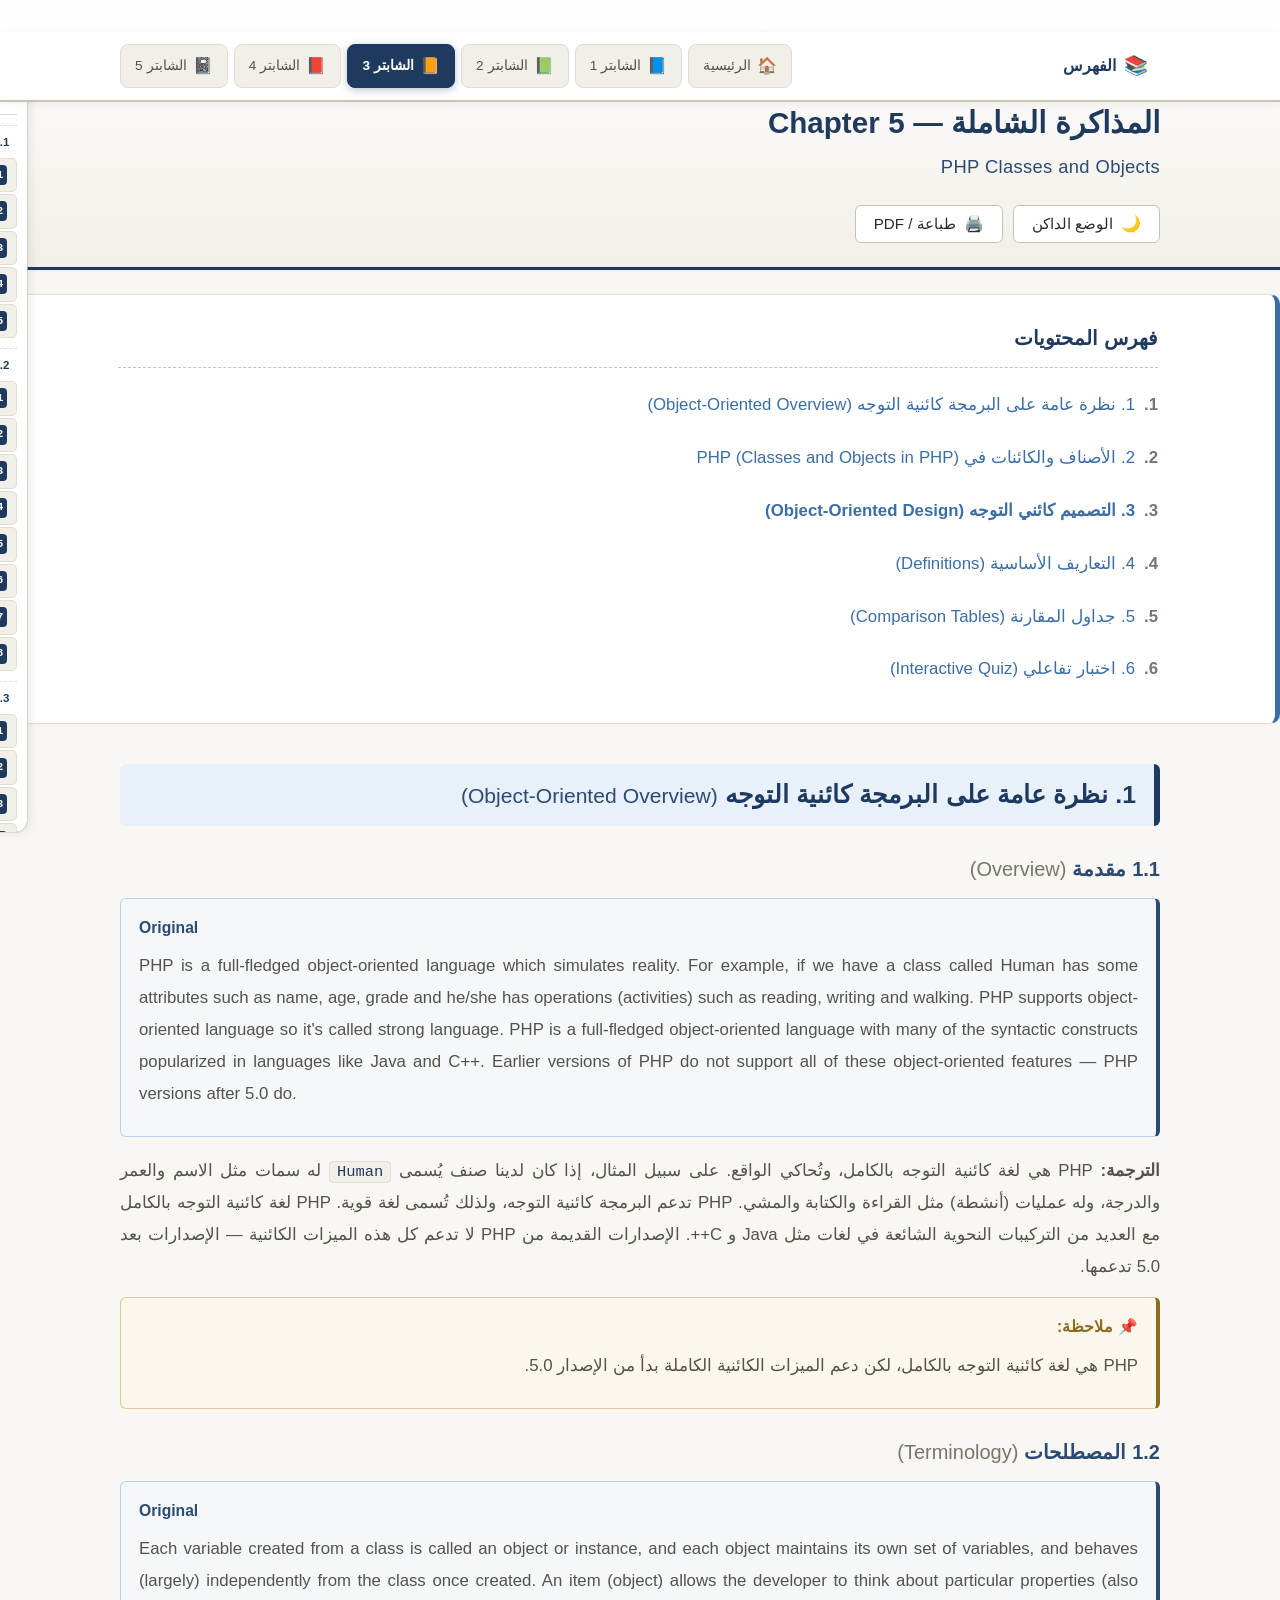
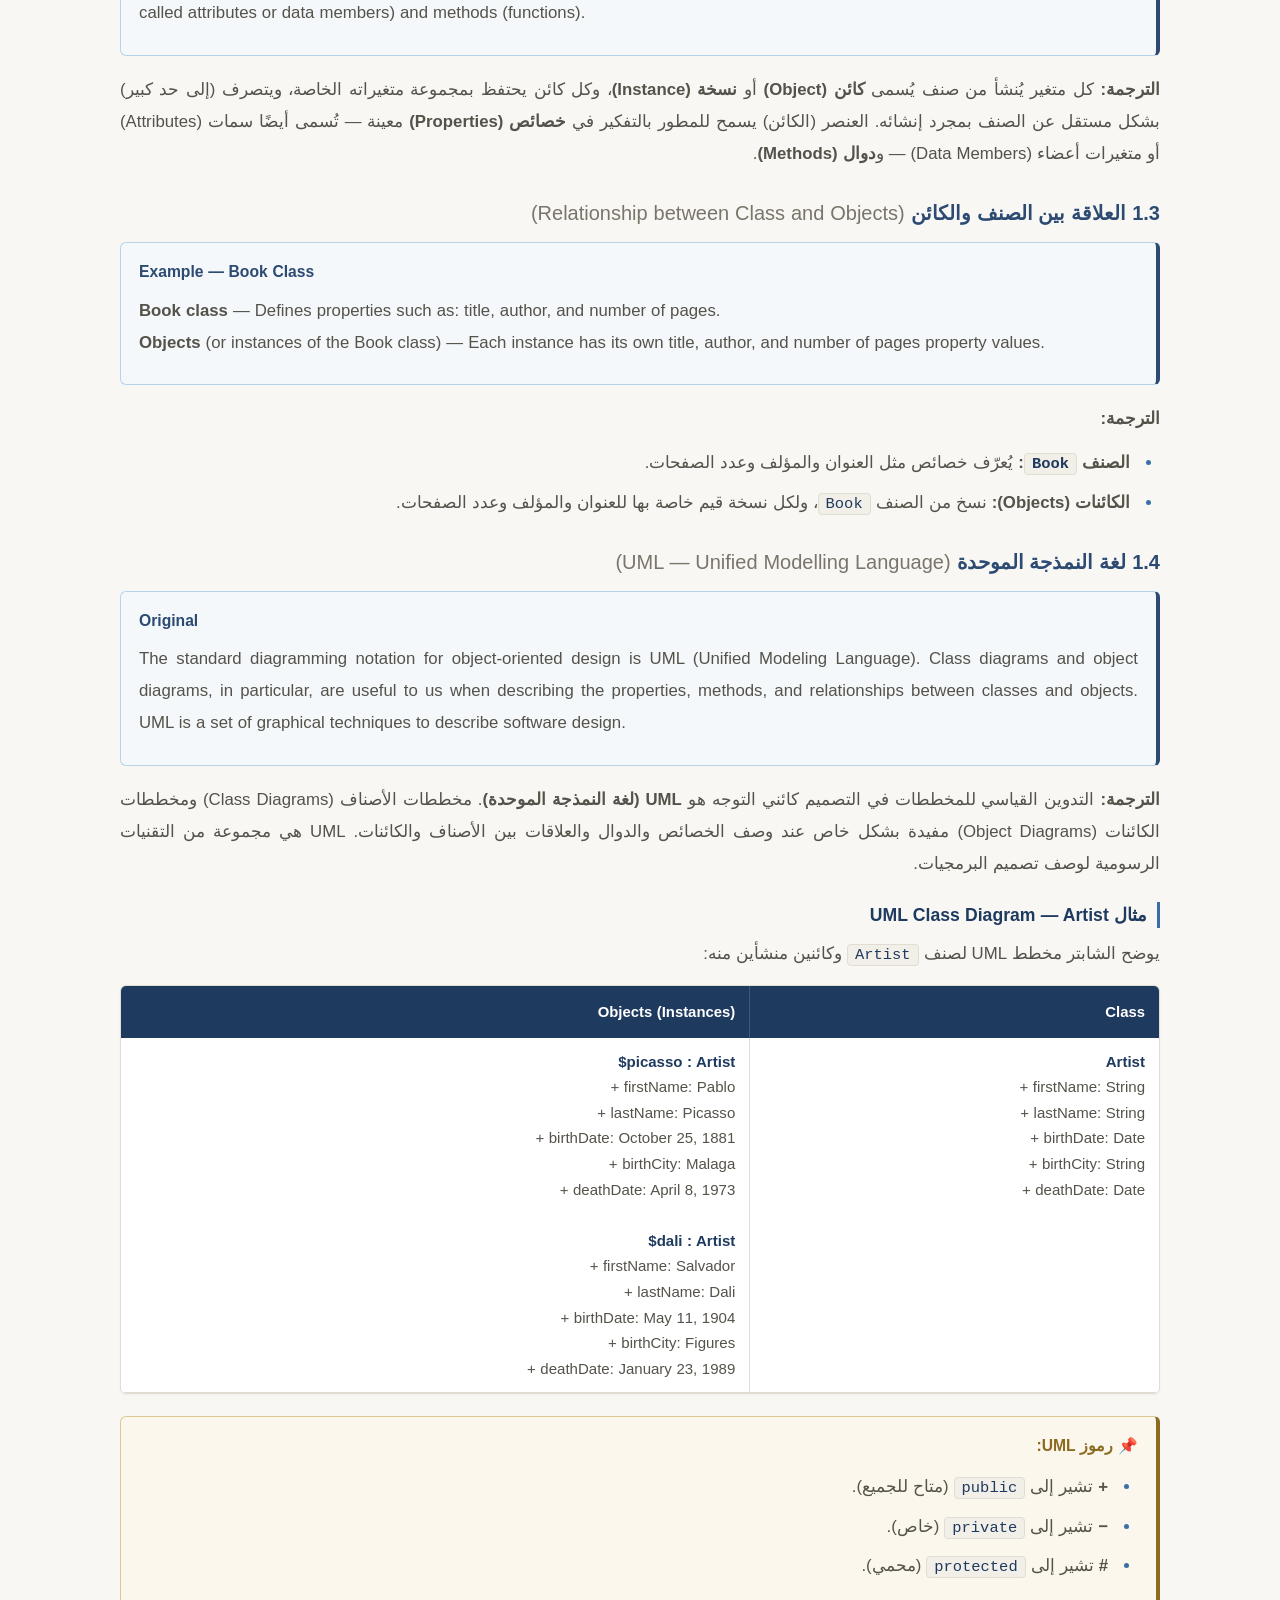
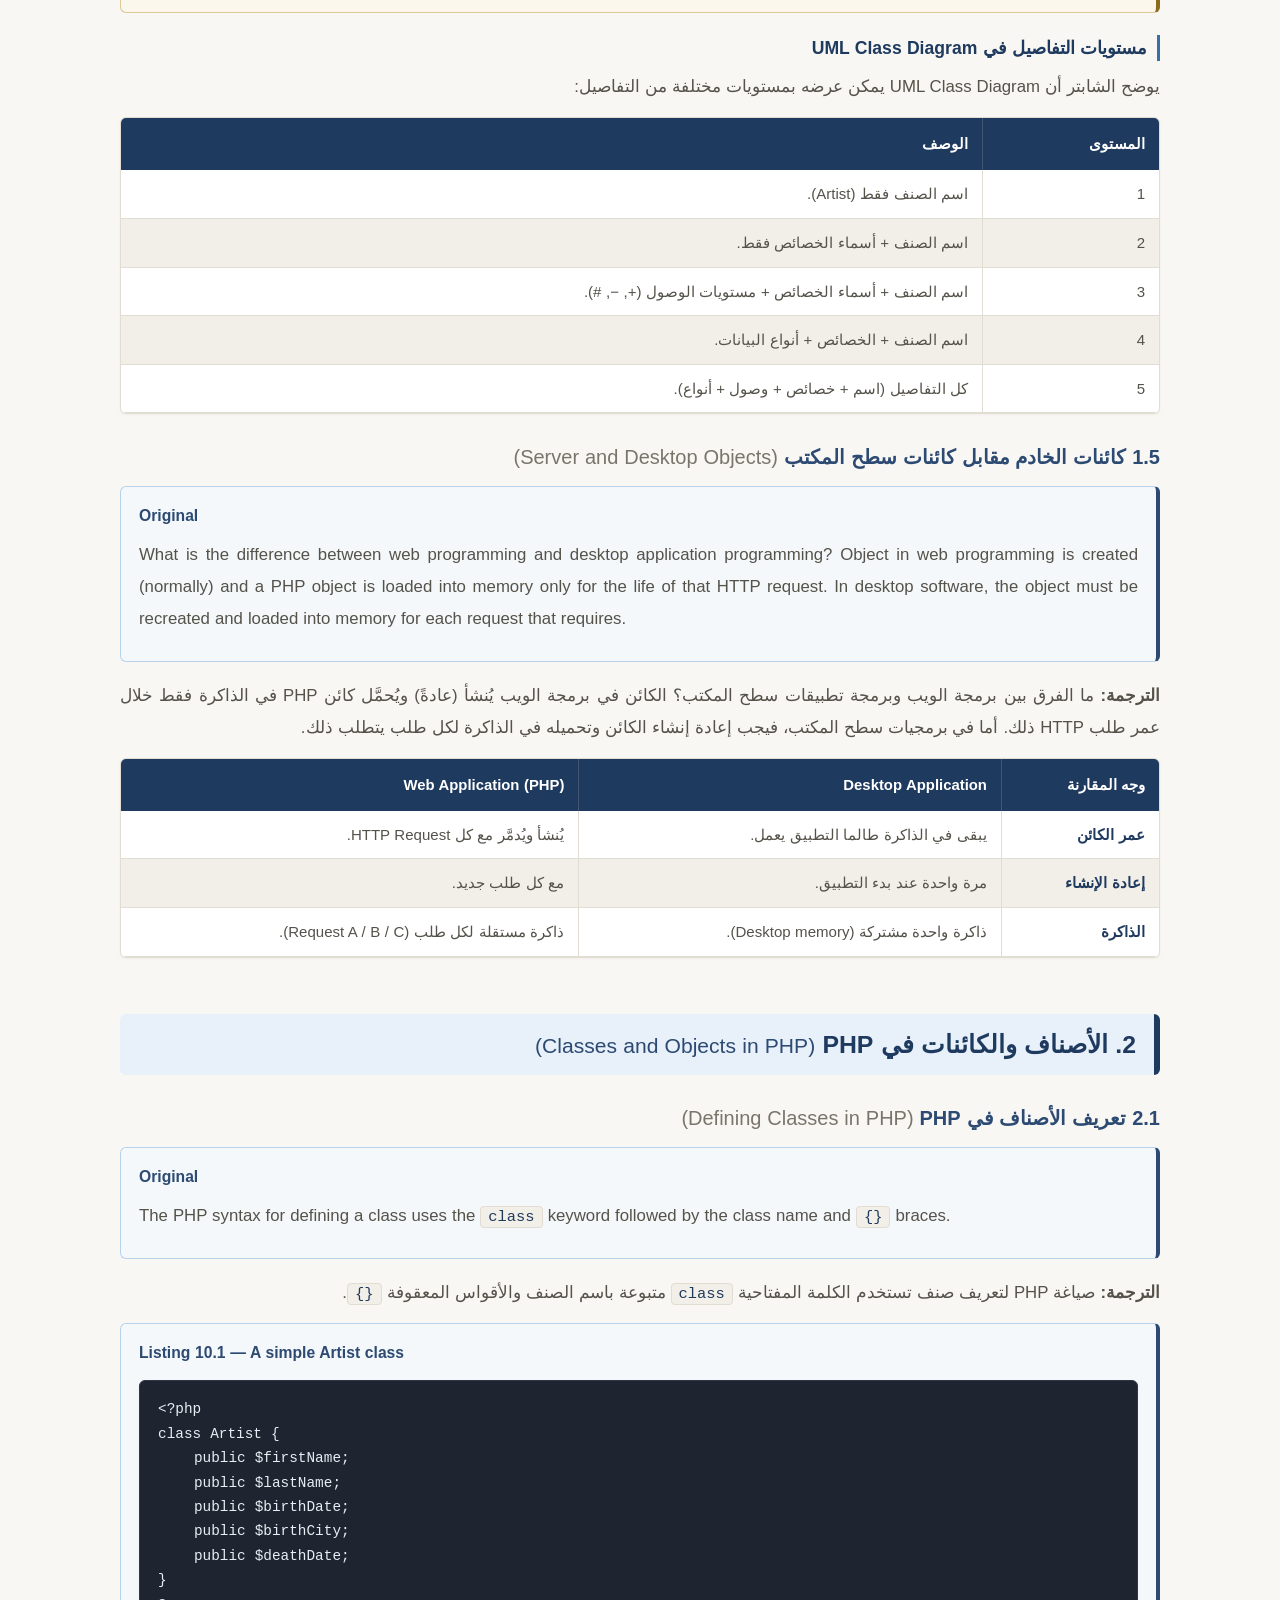
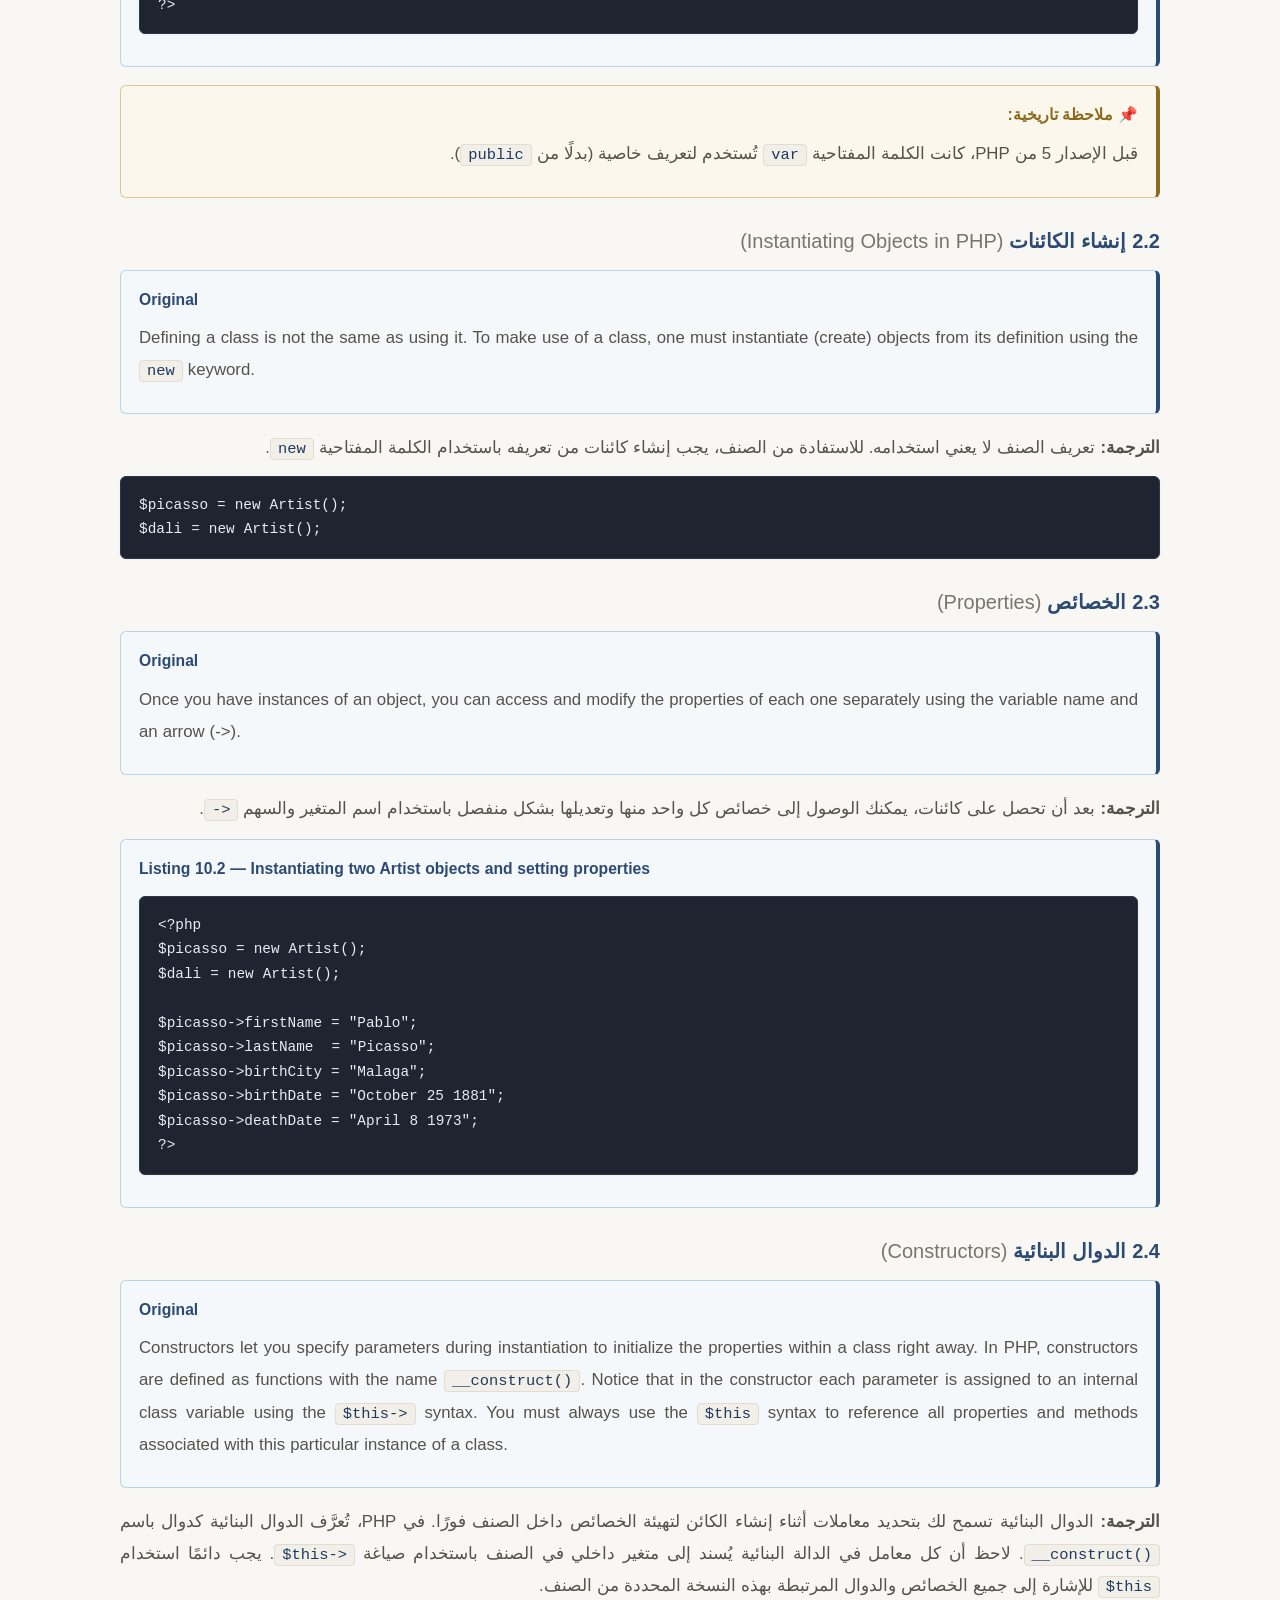
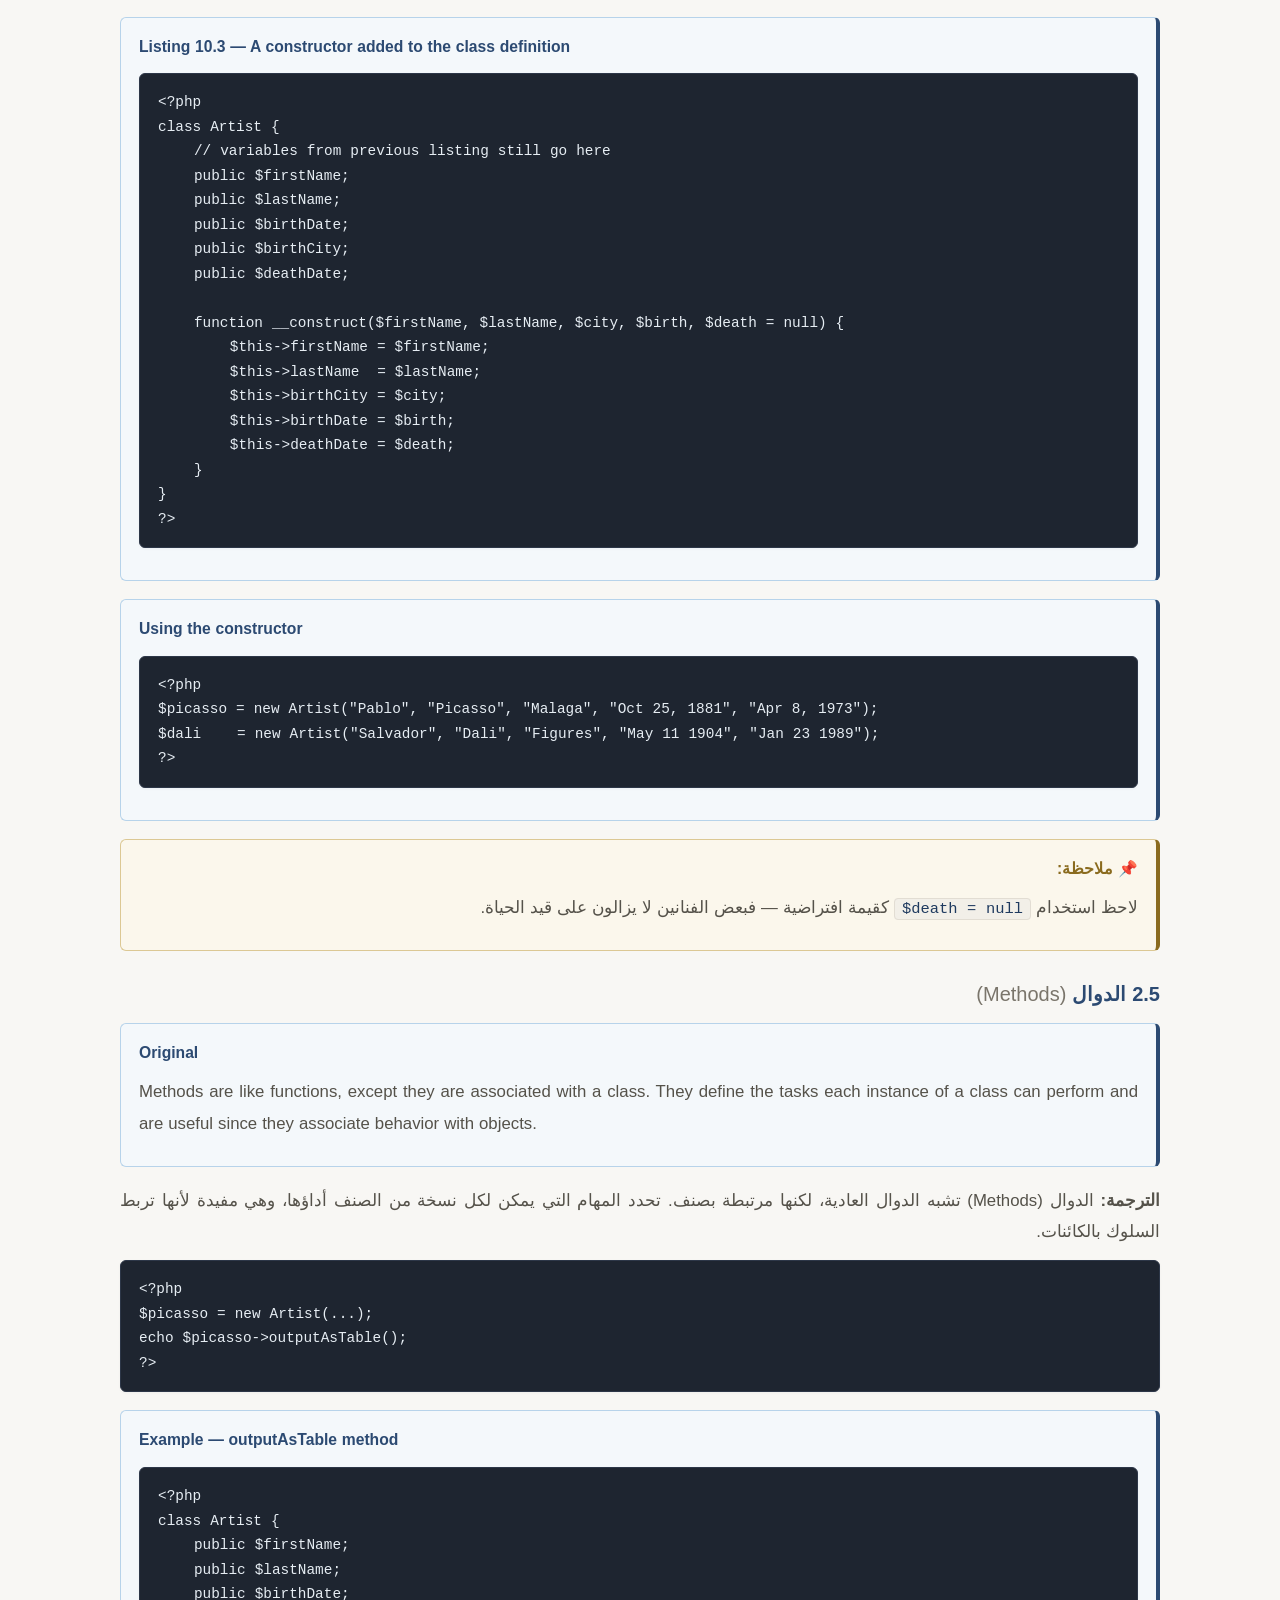
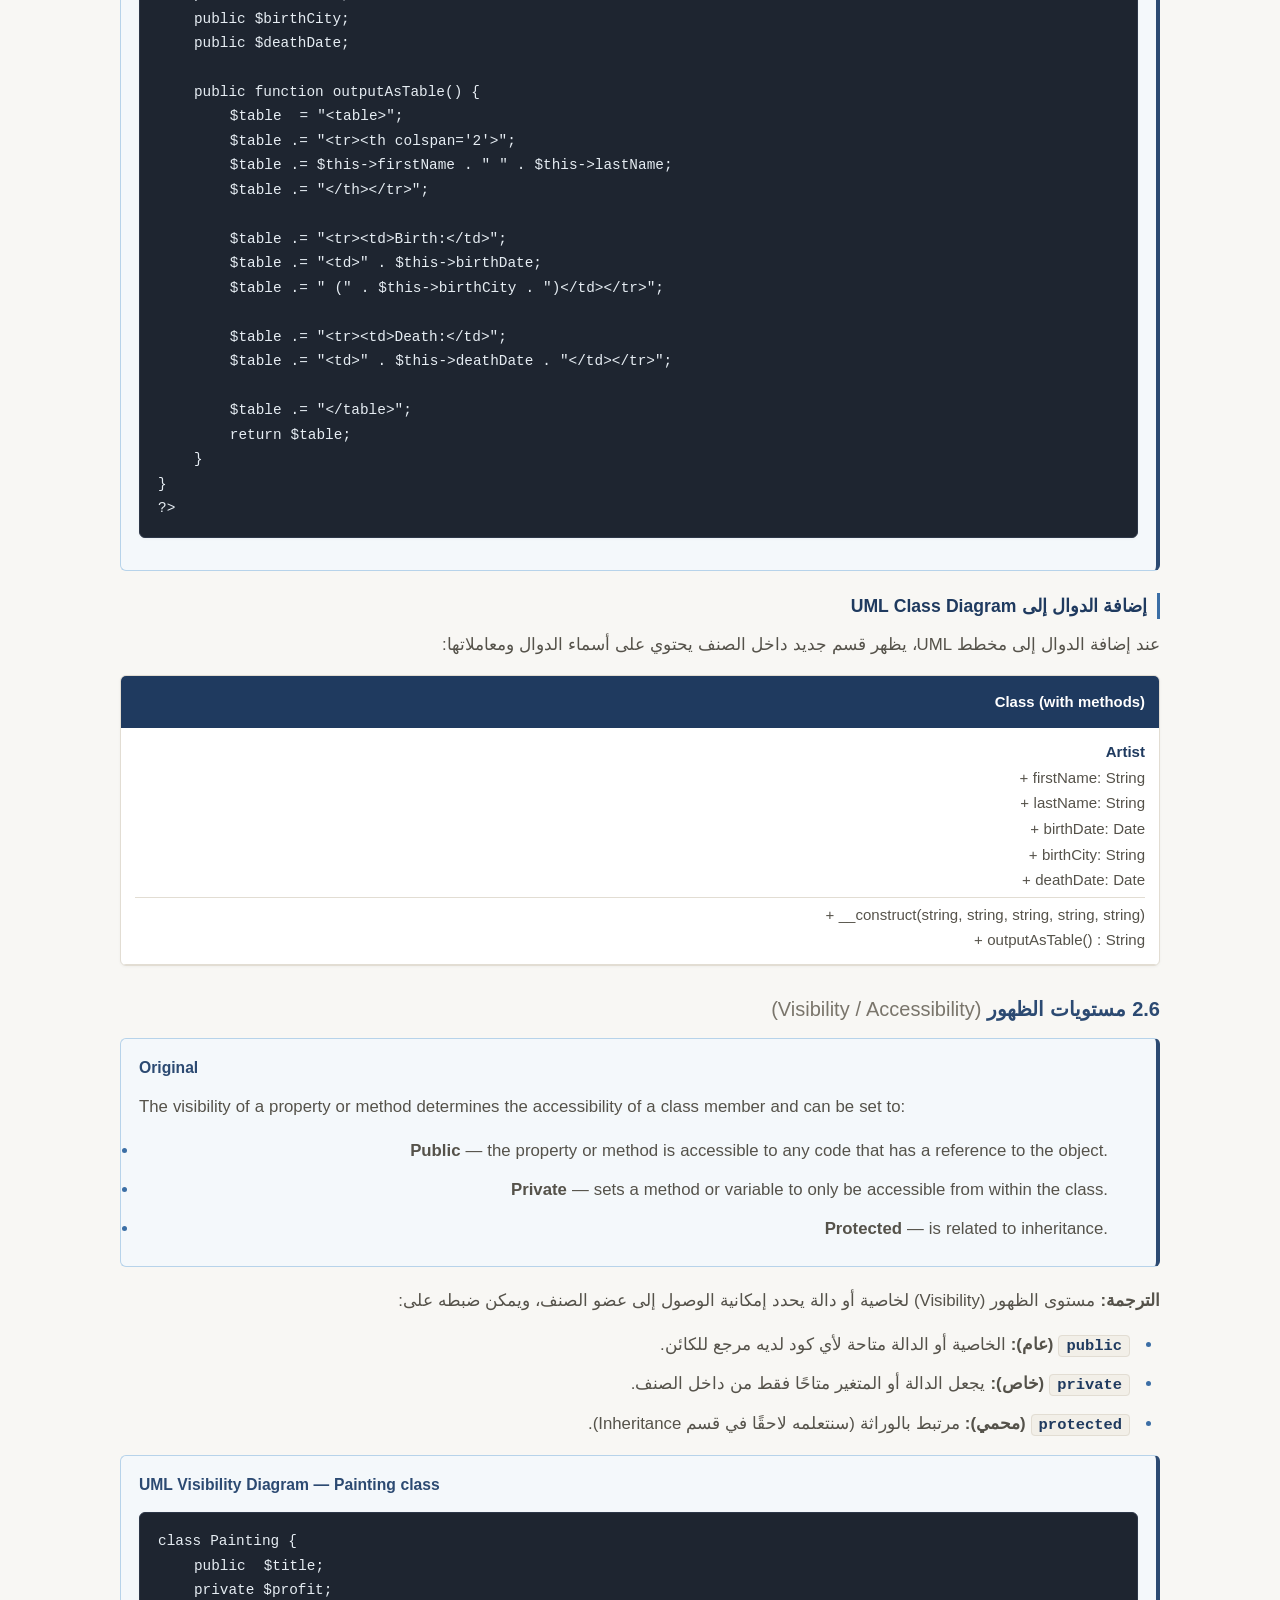
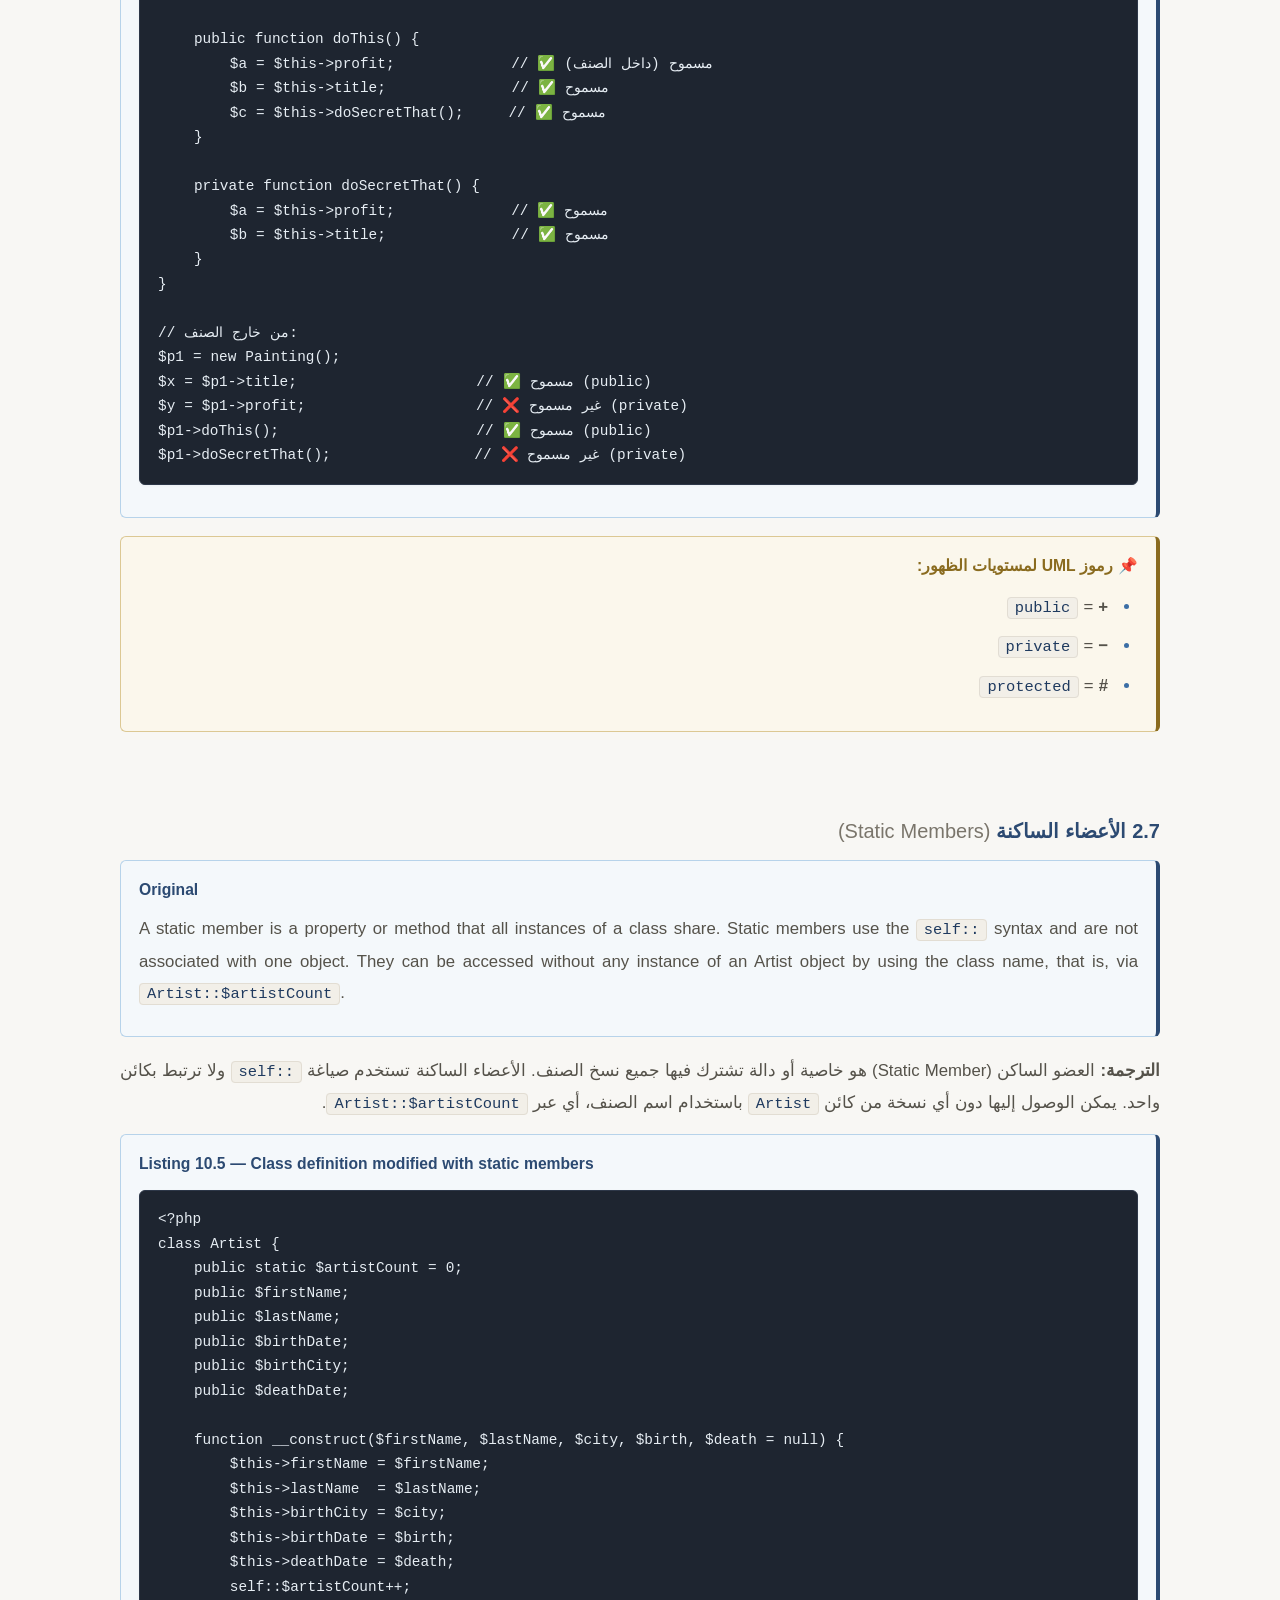
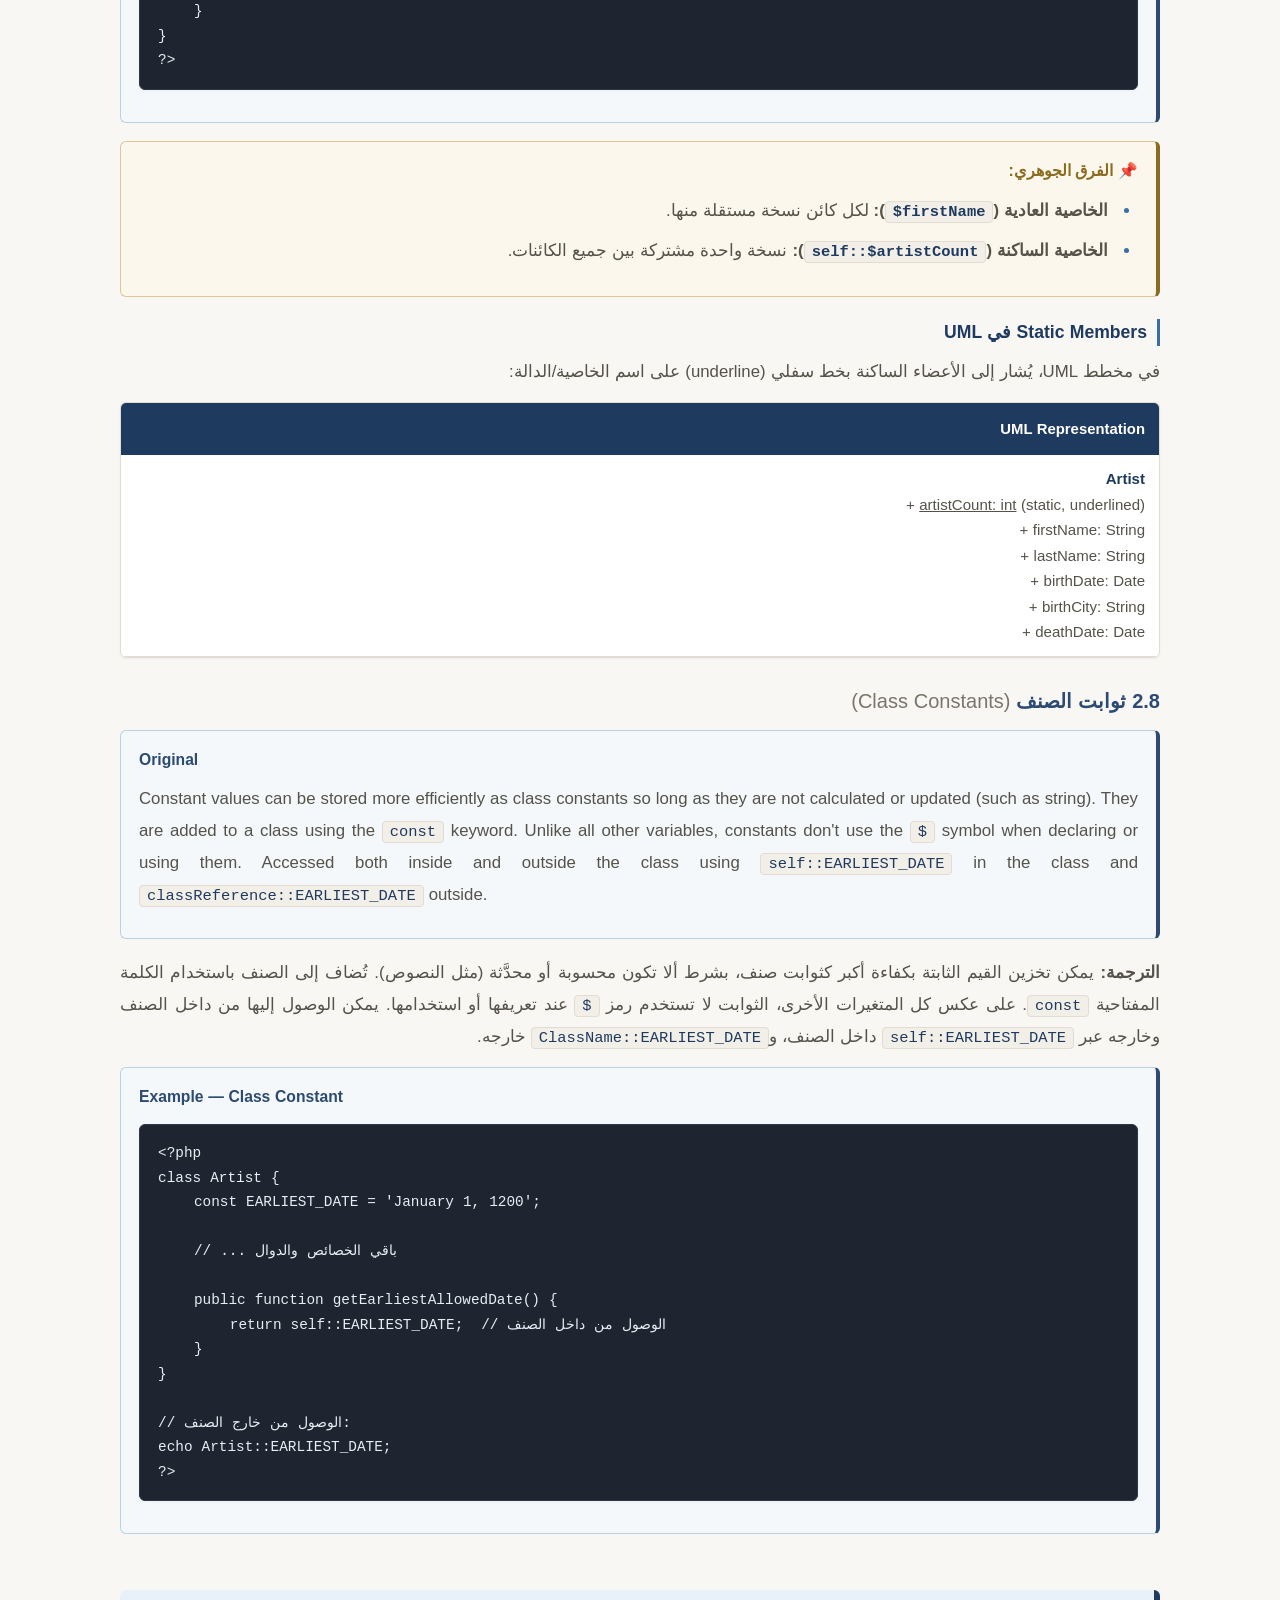
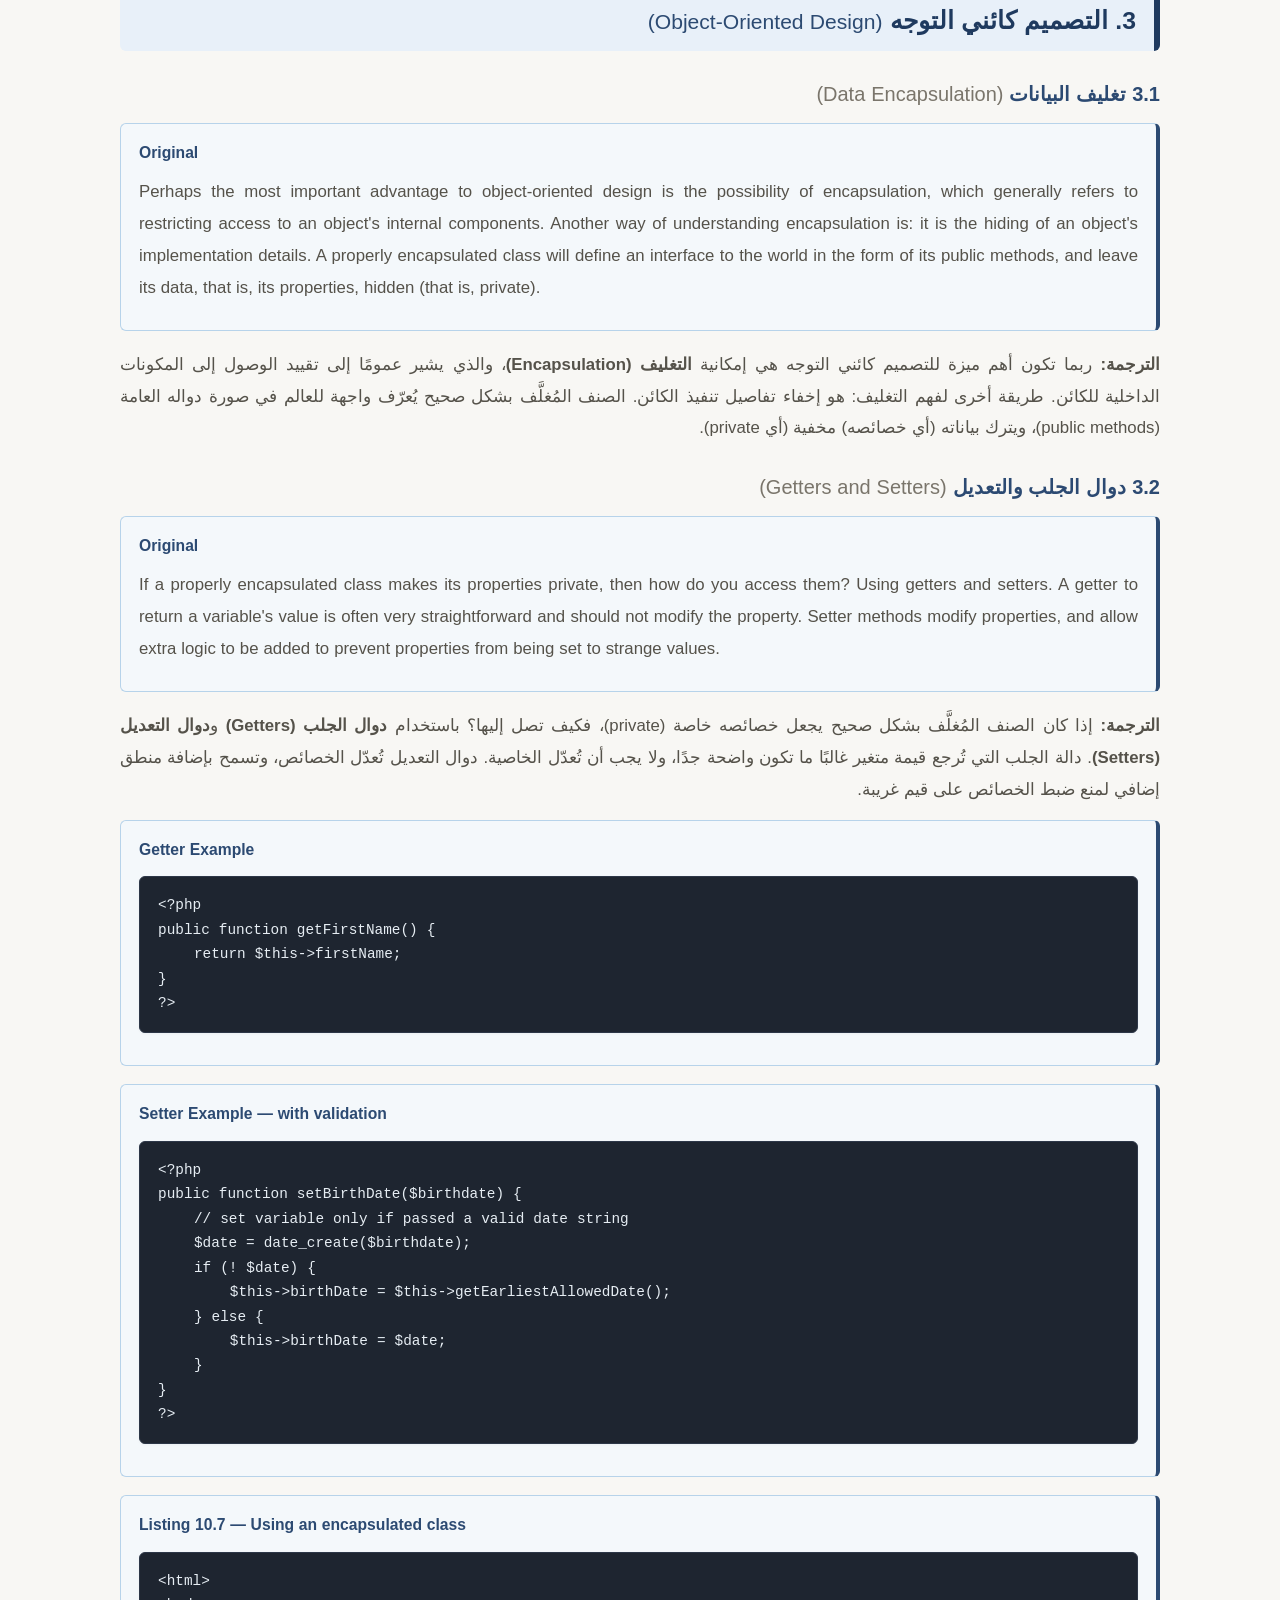
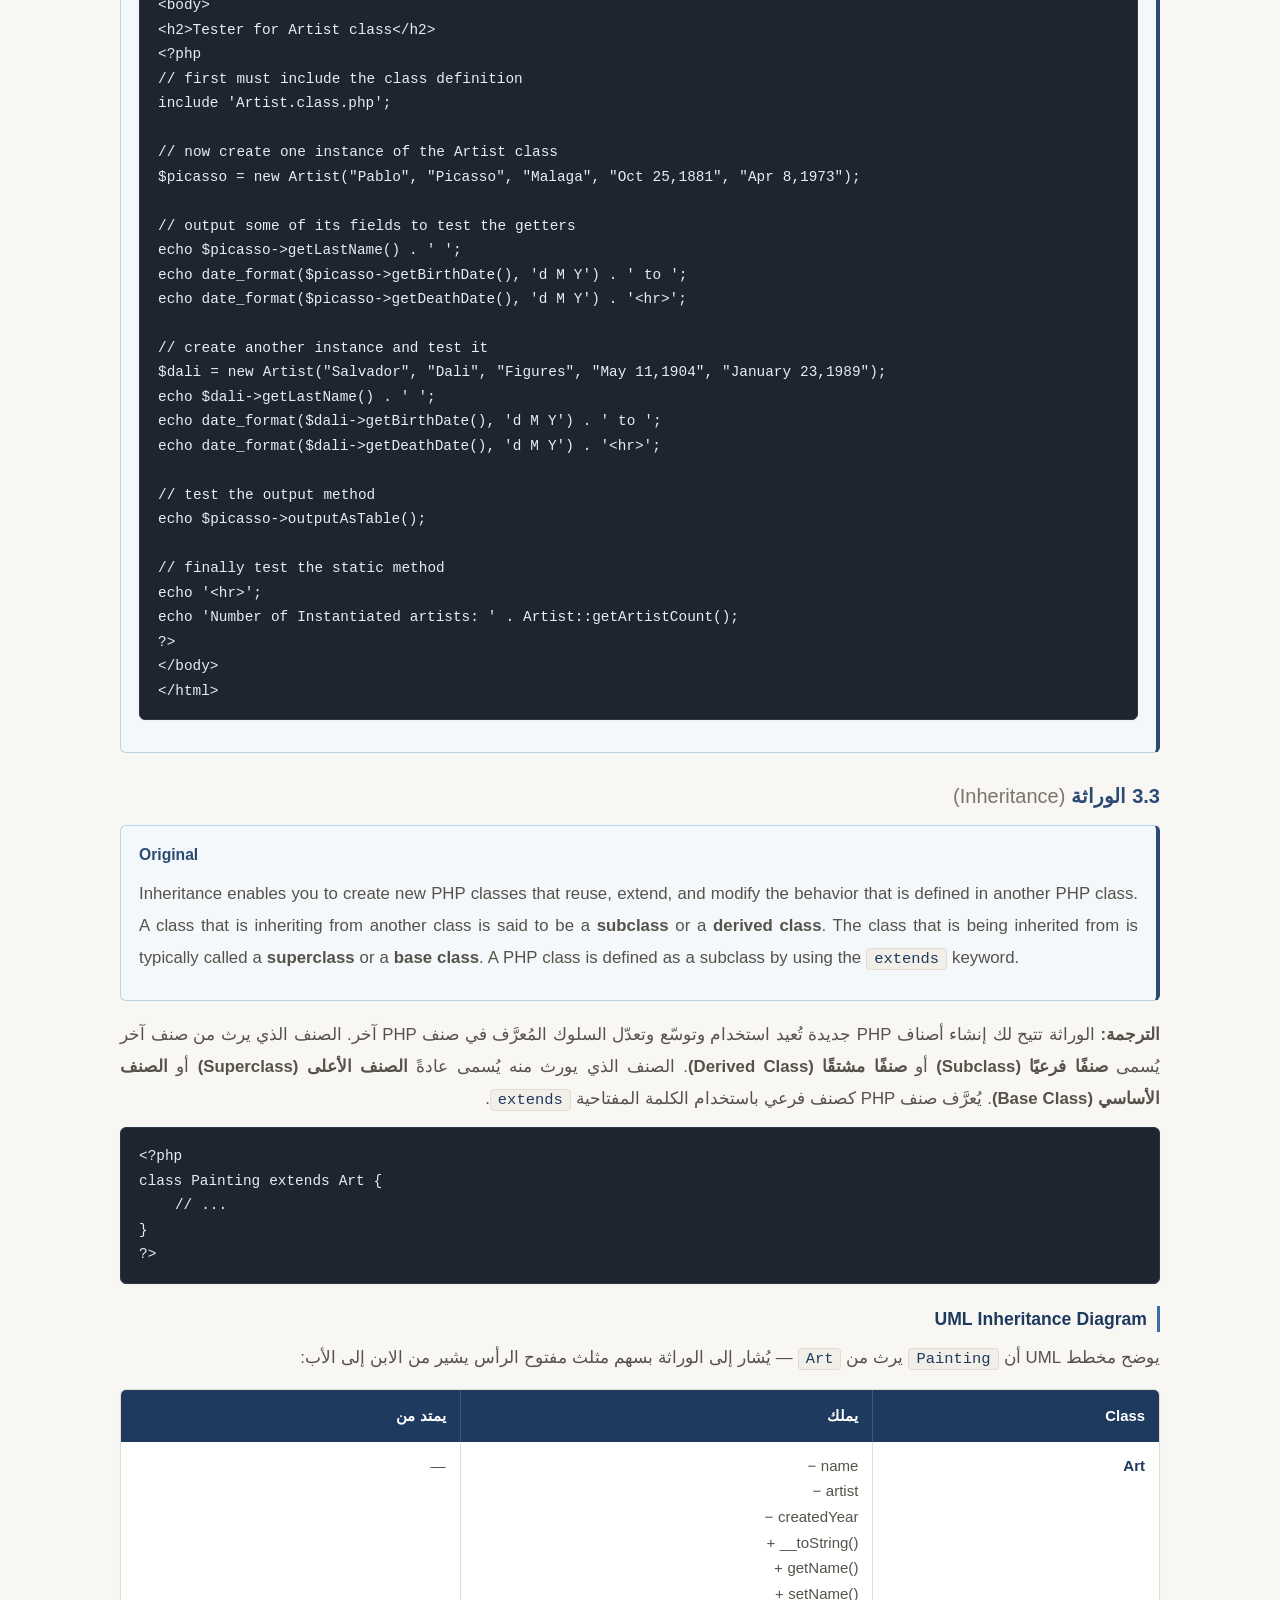
<file: ch3.html>
<!DOCTYPE html>
<html lang="ar" dir="rtl">
<head>
<meta charset="UTF-8">
<meta name="viewport" content="width=device-width, initial-scale=1.0">
<meta name="description" content="مذكرة شاملة — PHP Classes and Objects">
<title>مذكرة شاملة :  PHP Classes and Objects - kata</title>

<link rel="stylesheet" href="style.css">
</head>
<body>

<!-- ============================================= -->
<!-- الشريط الجانبي -->
<!-- ============================================= -->
<nav class="side-nav" aria-label="تنقل جانبي بين الفقرات">

  <div class="side-nav-title">📑 الفقرات</div>

  <div class="side-nav-group">
    <div class="side-nav-group-title">1. نظرة عامة على OOP</div>
    <a href="#s1-1"><span class="nav-num">1.1</span> مقدمة</a>
    <a href="#s1-2"><span class="nav-num">1.2</span> المصطلحات</a>
    <a href="#s1-3"><span class="nav-num">1.3</span> Class و Object</a>
    <a href="#s1-4"><span class="nav-num">1.4</span> UML Diagrams</a>
    <a href="#s1-5"><span class="nav-num">1.5</span> Server vs Desktop</a>
  </div>

  <div class="side-nav-group">
    <div class="side-nav-group-title">2. Classes & Objects in PHP</div>
    <a href="#s2-1"><span class="nav-num">2.1</span> تعريف Class</a>
    <a href="#s2-2"><span class="nav-num">2.2</span> Instantiation</a>
    <a href="#s2-3"><span class="nav-num">2.3</span> Properties</a>
    <a href="#s2-4"><span class="nav-num">2.4</span> Constructors</a>
    <a href="#s2-5"><span class="nav-num">2.5</span> Methods</a>
    <a href="#s2-6"><span class="nav-num">2.6</span> Visibility</a>
    <a href="#s2-7"><span class="nav-num">2.7</span> Static Members</a>
    <a href="#s2-8"><span class="nav-num">2.8</span> Class Constants</a>
  </div>

  <div class="side-nav-group">
    <div class="side-nav-group-title">3. Object-Oriented Design</div>
    <a href="#s3-1"><span class="nav-num">3.1</span> Encapsulation</a>
    <a href="#s3-2"><span class="nav-num">3.2</span> Getters/Setters</a>
    <a href="#s3-3"><span class="nav-num">3.3</span> Inheritance</a>
    <a href="#s3-4"><span class="nav-num">3.4</span> Protected Access</a>
    <a href="#s3-5"><span class="nav-num">3.5</span> Polymorphism</a>
    <a href="#s3-6"><span class="nav-num">3.6</span> Interfaces</a>
    <a href="#s3-7"><span class="nav-num">3.7</span> Abstract Classes</a>
    <a href="#s3-8"><span class="nav-num">3.8</span> Extended Example</a>
  </div>

  <div class="side-nav-group">
    <div class="side-nav-group-title">4. التعاريف</div>
    <a href="#section-4"><span class="nav-num">4</span> التعاريف</a>
  </div>

  <div class="side-nav-group">
    <div class="side-nav-group-title">5. المقارنات</div>
    <a href="#section-5"><span class="nav-num">5</span> المقارنات</a>
  </div>

  <div class="side-nav-group">
    <div class="side-nav-group-title">6. الاختبار</div>
    <a href="#section-6"><span class="nav-num">6</span> اختبار تفاعلي</a>
  </div>

</nav>

<header class="page-header">

 <!-- شريط التنقل العلوي -->
<nav class="top-nav" aria-label="التنقل بين الشابترات">
  <div class="top-nav-inner">
    <a href="index.html" class="top-nav-brand">
      <span class="brand-icon">📚</span>
      <span>الفهرس</span>
    </a>

    <button id="topNavToggle" class="top-nav-toggle" type="button" aria-expanded="false" aria-controls="topNavLinks">
      <span>☰</span> <span>الشابترات</span>
    </button>

    <ul class="top-nav-links" id="topNavLinks">
      <li><a href="index.html"><span class="nav-icon">🏠</span> الرئيسية</a></li>
      <li><a href="ch1.html"><span class="nav-icon">📘</span> الشابتر 1</a></li>
      <li><a href="ch2.html" ><span class="nav-icon">📗</span> الشابتر 2</a></li>
      <li><a href="ch3.html" class="active"><span class="nav-icon">📙</span> الشابتر 3</a></li>
      <li><a href="ch4.html"><span class="nav-icon">📕</span> الشابتر 4</a></li>
      <li><a href="ch5.html"><span class="nav-icon">📓</span> الشابتر 5</a></li>
    </ul>
  </div>
</nav>

  <div class="container">
    <h1 class="page-title"> المذاكرة الشاملة — Chapter 5</h1>
    <p class="page-subtitle">PHP Classes and Objects</p>
   
    <div class="toolbar">
      <button id="themeToggle" class="btn" type="button" aria-label="تبديل الوضع">
        <span class="icon">🌙</span> <span class="label">الوضع الداكن</span>
      </button>
      <button id="printBtn" class="btn" type="button" aria-label="طباعة أو حفظ PDF">
        <span class="icon">🖨️</span> <span class="label">طباعة / PDF</span>
      </button>
    </div>
  </div>
</header>

<nav class="toc" aria-label="فهرس المحتويات">
  <div class="container">
    <h2 class="toc-title">فهرس المحتويات</h2>
    <ol class="toc-list">
      <li><a href="#section-1">1. نظرة عامة على البرمجة كائنية التوجه (Object-Oriented Overview)</a></li>
      <li><a href="#section-2">2. الأصناف والكائنات في PHP (Classes and Objects in PHP)</a></li>
      <li><a href="#section-3">3. التصميم كائني التوجه (Object-Oriented Design)</a></li>
      <li><a href="#section-4">4. التعاريف الأساسية (Definitions)</a></li>
      <li><a href="#section-5">5. جداول المقارنة (Comparison Tables)</a></li>
      <li><a href="#section-6">6. اختبار تفاعلي (Interactive Quiz)</a></li>
    </ol>
  </div>
</nav>

<main class="container">

<!-- ============================================= -->
<!-- Section 1: OOP Overview -->
<!-- ============================================= -->
<section id="section-1" class="section">
  <h2 class="section-title">1. نظرة عامة على البرمجة كائنية التوجه <span dir="ltr" class="en">(Object-Oriented Overview)</span></h2>

  <h3 id="s1-1">1.1 مقدمة <span dir="ltr" class="en">(Overview)</span></h3>

  <div class="example-box">
    <p class="example-label" dir="ltr">Original</p>
    <p dir="ltr">PHP is a full-fledged object-oriented language which simulates reality. For example, if we have a class called Human has some attributes such as name, age, grade and he/she has operations (activities) such as reading, writing and walking. PHP supports object-oriented language so it's called strong language. PHP is a full-fledged object-oriented language with many of the syntactic constructs popularized in languages like Java and C++. Earlier versions of PHP do not support all of these object-oriented features — PHP versions after 5.0 do.</p>
  </div>

  <p><strong>الترجمة:</strong> PHP هي لغة كائنية التوجه بالكامل، وتُحاكي الواقع. على سبيل المثال، إذا كان لدينا صنف يُسمى <code dir="ltr">Human</code> له سمات مثل الاسم والعمر والدرجة، وله عمليات (أنشطة) مثل القراءة والكتابة والمشي. PHP تدعم البرمجة كائنية التوجه، ولذلك تُسمى لغة قوية. PHP لغة كائنية التوجه بالكامل مع العديد من التركيبات النحوية الشائعة في لغات مثل Java و C++. الإصدارات القديمة من PHP لا تدعم كل هذه الميزات الكائنية — الإصدارات بعد 5.0 تدعمها.</p>

  <div class="note-box">
    <p class="note-label">📌 ملاحظة:</p>
    <p>PHP هي لغة كائنية التوجه بالكامل، لكن دعم الميزات الكائنية الكاملة بدأ من الإصدار 5.0.</p>
  </div>

  <h3 id="s1-2">1.2 المصطلحات <span dir="ltr" class="en">(Terminology)</span></h3>

  <div class="example-box">
    <p class="example-label" dir="ltr">Original</p>
    <p dir="ltr">Each variable created from a class is called an object or instance, and each object maintains its own set of variables, and behaves (largely) independently from the class once created. An item (object) allows the developer to think about particular properties (also called attributes or data members) and methods (functions).</p>
  </div>

  <p><strong>الترجمة:</strong> كل متغير يُنشأ من صنف يُسمى <strong>كائن (Object)</strong> أو <strong>نسخة (Instance)</strong>، وكل كائن يحتفظ بمجموعة متغيراته الخاصة، ويتصرف (إلى حد كبير) بشكل مستقل عن الصنف بمجرد إنشائه. العنصر (الكائن) يسمح للمطور بالتفكير في <strong>خصائص (Properties)</strong> معينة — تُسمى أيضًا سمات (Attributes) أو متغيرات أعضاء (Data Members) — و<strong>دوال (Methods)</strong>.</p>

  <h3 id="s1-3">1.3 العلاقة بين الصنف والكائن <span dir="ltr" class="en">(Relationship between Class and Objects)</span></h3>

  <div class="example-box">
    <p class="example-label" dir="ltr">Example — Book Class</p>
    <p dir="ltr"><strong>Book class</strong> — Defines properties such as: title, author, and number of pages.<br>
    <strong>Objects</strong> (or instances of the Book class) — Each instance has its own title, author, and number of pages property values.</p>
  </div>

  <p><strong>الترجمة:</strong></p>
  <ul class="bullets">
    <li><strong>الصنف <code dir="ltr">Book</code>:</strong> يُعرّف خصائص مثل العنوان والمؤلف وعدد الصفحات.</li>
    <li><strong>الكائنات (Objects):</strong> نسخ من الصنف <code dir="ltr">Book</code>، ولكل نسخة قيم خاصة بها للعنوان والمؤلف وعدد الصفحات.</li>
  </ul>

  <h3 id="s1-4">1.4 لغة النمذجة الموحدة <span dir="ltr" class="en">(UML — Unified Modelling Language)</span></h3>

  <div class="example-box">
    <p class="example-label" dir="ltr">Original</p>
    <p dir="ltr">The standard diagramming notation for object-oriented design is UML (Unified Modeling Language). Class diagrams and object diagrams, in particular, are useful to us when describing the properties, methods, and relationships between classes and objects. UML is a set of graphical techniques to describe software design.</p>
  </div>

  <p><strong>الترجمة:</strong> التدوين القياسي للمخططات في التصميم كائني التوجه هو <strong>UML (لغة النمذجة الموحدة)</strong>. مخططات الأصناف (Class Diagrams) ومخططات الكائنات (Object Diagrams) مفيدة بشكل خاص عند وصف الخصائص والدوال والعلاقات بين الأصناف والكائنات. UML هي مجموعة من التقنيات الرسومية لوصف تصميم البرمجيات.</p>

  <h4>مثال UML Class Diagram — Artist</h4>

  <p>يوضح الشابتر مخطط UML لصنف <code dir="ltr">Artist</code> وكائنين منشأين منه:</p>

  <div class="table-wrapper">
    <table class="data-table">
      <thead>
        <tr>
          <th>Class</th>
          <th>Objects (Instances)</th>
        </tr>
      </thead>
      <tbody>
        <tr>
          <td dir="ltr"><strong>Artist</strong><br>
          + firstName: String<br>
          + lastName: String<br>
          + birthDate: Date<br>
          + birthCity: String<br>
          + deathDate: Date</td>
          <td dir="ltr"><strong>$picasso : Artist</strong><br>
          + firstName: Pablo<br>
          + lastName: Picasso<br>
          + birthDate: October 25, 1881<br>
          + birthCity: Malaga<br>
          + deathDate: April 8, 1973<br><br>
          <strong>$dali : Artist</strong><br>
          + firstName: Salvador<br>
          + lastName: Dali<br>
          + birthDate: May 11, 1904<br>
          + birthCity: Figures<br>
          + deathDate: January 23, 1989</td>
        </tr>
      </tbody>
    </table>
  </div>

  <div class="note-box">
    <p class="note-label">📌 رموز UML:</p>
    <ul class="bullets">
      <li><strong>+</strong> تشير إلى <code dir="ltr">public</code> (متاح للجميع).</li>
      <li><strong>−</strong> تشير إلى <code dir="ltr">private</code> (خاص).</li>
      <li><strong>#</strong> تشير إلى <code dir="ltr">protected</code> (محمي).</li>
    </ul>
  </div>

  <h4>مستويات التفاصيل في UML Class Diagram</h4>

  <p>يوضح الشابتر أن UML Class Diagram يمكن عرضه بمستويات مختلفة من التفاصيل:</p>

  <div class="table-wrapper">
    <table class="data-table">
      <thead>
        <tr>
          <th>المستوى</th>
          <th>الوصف</th>
        </tr>
      </thead>
      <tbody>
        <tr><td>1</td><td>اسم الصنف فقط (Artist).</td></tr>
        <tr><td>2</td><td>اسم الصنف + أسماء الخصائص فقط.</td></tr>
        <tr><td>3</td><td>اسم الصنف + أسماء الخصائص + مستويات الوصول (+, −, #).</td></tr>
        <tr><td>4</td><td>اسم الصنف + الخصائص + أنواع البيانات.</td></tr>
        <tr><td>5</td><td>كل التفاصيل (اسم + خصائص + وصول + أنواع).</td></tr>
      </tbody>
    </table>
  </div>

  <h3 id="s1-5">1.5 كائنات الخادم مقابل كائنات سطح المكتب <span dir="ltr" class="en">(Server and Desktop Objects)</span></h3>

  <div class="example-box">
    <p class="example-label" dir="ltr">Original</p>
    <p dir="ltr">What is the difference between web programming and desktop application programming? Object in web programming is created (normally) and a PHP object is loaded into memory only for the life of that HTTP request. In desktop software, the object must be recreated and loaded into memory for each request that requires.</p>
  </div>

  <p><strong>الترجمة:</strong> ما الفرق بين برمجة الويب وبرمجة تطبيقات سطح المكتب؟ الكائن في برمجة الويب يُنشأ (عادةً) ويُحمَّل كائن PHP في الذاكرة فقط خلال عمر طلب HTTP ذلك. أما في برمجيات سطح المكتب، فيجب إعادة إنشاء الكائن وتحميله في الذاكرة لكل طلب يتطلب ذلك.</p>

  <div class="table-wrapper">
    <table class="data-table">
      <thead>
        <tr>
          <th>وجه المقارنة</th>
          <th>Desktop Application</th>
          <th>Web Application (PHP)</th>
        </tr>
      </thead>
      <tbody>
        <tr>
          <td><strong>عمر الكائن</strong></td>
          <td>يبقى في الذاكرة طالما التطبيق يعمل.</td>
          <td>يُنشأ ويُدمَّر مع كل HTTP Request.</td>
        </tr>
        <tr>
          <td><strong>إعادة الإنشاء</strong></td>
          <td>مرة واحدة عند بدء التطبيق.</td>
          <td>مع كل طلب جديد.</td>
        </tr>
        <tr>
          <td><strong>الذاكرة</strong></td>
          <td>ذاكرة واحدة مشتركة (Desktop memory).</td>
          <td>ذاكرة مستقلة لكل طلب (Request A / B / C).</td>
        </tr>
      </tbody>
    </table>
  </div>
</section>
<!-- ============================================= -->
<!-- Section 2: Classes and Objects in PHP -->
<!-- ============================================= -->
<section id="section-2" class="section">
  <h2 class="section-title">2. الأصناف والكائنات في PHP <span dir="ltr" class="en">(Classes and Objects in PHP)</span></h2>

  <h3 id="s2-1">2.1 تعريف الأصناف في PHP <span dir="ltr" class="en">(Defining Classes in PHP)</span></h3>

  <div class="example-box">
    <p class="example-label" dir="ltr">Original</p>
    <p dir="ltr">The PHP syntax for defining a class uses the <code>class</code> keyword followed by the class name and <code>{}</code> braces.</p>
  </div>

  <p><strong>الترجمة:</strong> صياغة PHP لتعريف صنف تستخدم الكلمة المفتاحية <code dir="ltr">class</code> متبوعة باسم الصنف والأقواس المعقوفة <code>{}</code>.</p>

  <div class="example-box">
    <p class="example-label" dir="ltr">Listing 10.1 — A simple Artist class</p>
<pre class="code-block"><code dir="ltr">&lt;?php
class Artist {
    public $firstName;
    public $lastName;
    public $birthDate;
    public $birthCity;
    public $deathDate;
}
?&gt;</code></pre>
  </div>

  <div class="note-box">
    <p class="note-label">📌 ملاحظة تاريخية:</p>
    <p>قبل الإصدار 5 من PHP، كانت الكلمة المفتاحية <code dir="ltr">var</code> تُستخدم لتعريف خاصية (بدلًا من <code dir="ltr">public</code>).</p>
  </div>

  <h3 id="s2-2">2.2 إنشاء الكائنات <span dir="ltr" class="en">(Instantiating Objects in PHP)</span></h3>

  <div class="example-box">
    <p class="example-label" dir="ltr">Original</p>
    <p dir="ltr">Defining a class is not the same as using it. To make use of a class, one must instantiate (create) objects from its definition using the <code>new</code> keyword.</p>
  </div>

  <p><strong>الترجمة:</strong> تعريف الصنف لا يعني استخدامه. للاستفادة من الصنف، يجب إنشاء كائنات من تعريفه باستخدام الكلمة المفتاحية <code dir="ltr">new</code>.</p>

<pre class="code-block"><code dir="ltr">$picasso = new Artist();
$dali = new Artist();</code></pre>

  <h3 id="s2-3">2.3 الخصائص <span dir="ltr" class="en">(Properties)</span></h3>

  <div class="example-box">
    <p class="example-label" dir="ltr">Original</p>
    <p dir="ltr">Once you have instances of an object, you can access and modify the properties of each one separately using the variable name and an arrow (->).</p>
  </div>

  <p><strong>الترجمة:</strong> بعد أن تحصل على كائنات، يمكنك الوصول إلى خصائص كل واحد منها وتعديلها بشكل منفصل باستخدام اسم المتغير والسهم <code dir="ltr">-&gt;</code>.</p>

  <div class="example-box">
    <p class="example-label" dir="ltr">Listing 10.2 — Instantiating two Artist objects and setting properties</p>
<pre class="code-block"><code dir="ltr">&lt;?php
$picasso = new Artist();
$dali = new Artist();

$picasso-&gt;firstName = "Pablo";
$picasso-&gt;lastName  = "Picasso";
$picasso-&gt;birthCity = "Malaga";
$picasso-&gt;birthDate = "October 25 1881";
$picasso-&gt;deathDate = "April 8 1973";
?&gt;</code></pre>
  </div>

  <h3 id="s2-4">2.4 الدوال البنائية <span dir="ltr" class="en">(Constructors)</span></h3>

  <div class="example-box">
    <p class="example-label" dir="ltr">Original</p>
    <p dir="ltr">Constructors let you specify parameters during instantiation to initialize the properties within a class right away. In PHP, constructors are defined as functions with the name <code>__construct()</code>. Notice that in the constructor each parameter is assigned to an internal class variable using the <code>$this-&gt;</code> syntax. You must always use the <code>$this</code> syntax to reference all properties and methods associated with this particular instance of a class.</p>
  </div>

  <p><strong>الترجمة:</strong> الدوال البنائية تسمح لك بتحديد معاملات أثناء إنشاء الكائن لتهيئة الخصائص داخل الصنف فورًا. في PHP، تُعرَّف الدوال البنائية كدوال باسم <code dir="ltr">__construct()</code>. لاحظ أن كل معامل في الدالة البنائية يُسند إلى متغير داخلي في الصنف باستخدام صياغة <code dir="ltr">$this-&gt;</code>. يجب دائمًا استخدام <code dir="ltr">$this</code> للإشارة إلى جميع الخصائص والدوال المرتبطة بهذه النسخة المحددة من الصنف.</p>

  <div class="example-box">
    <p class="example-label" dir="ltr">Listing 10.3 — A constructor added to the class definition</p>
<pre class="code-block"><code dir="ltr">&lt;?php
class Artist {
    // variables from previous listing still go here
    public $firstName;
    public $lastName;
    public $birthDate;
    public $birthCity;
    public $deathDate;

    function __construct($firstName, $lastName, $city, $birth, $death = null) {
        $this-&gt;firstName = $firstName;
        $this-&gt;lastName  = $lastName;
        $this-&gt;birthCity = $city;
        $this-&gt;birthDate = $birth;
        $this-&gt;deathDate = $death;
    }
}
?&gt;</code></pre>
  </div>

  <div class="example-box">
    <p class="example-label" dir="ltr">Using the constructor</p>
<pre class="code-block"><code dir="ltr">&lt;?php
$picasso = new Artist("Pablo", "Picasso", "Malaga", "Oct 25, 1881", "Apr 8, 1973");
$dali    = new Artist("Salvador", "Dali", "Figures", "May 11 1904", "Jan 23 1989");
?&gt;</code></pre>
  </div>

  <div class="note-box">
    <p class="note-label">📌 ملاحظة:</p>
    <p>لاحظ استخدام <code dir="ltr">$death = null</code> كقيمة افتراضية — فبعض الفنانين لا يزالون على قيد الحياة.</p>
  </div>

  <h3 id="s2-5">2.5 الدوال <span dir="ltr" class="en">(Methods)</span></h3>

  <div class="example-box">
    <p class="example-label" dir="ltr">Original</p>
    <p dir="ltr">Methods are like functions, except they are associated with a class. They define the tasks each instance of a class can perform and are useful since they associate behavior with objects.</p>
  </div>

  <p><strong>الترجمة:</strong> الدوال (Methods) تشبه الدوال العادية، لكنها مرتبطة بصنف. تحدد المهام التي يمكن لكل نسخة من الصنف أداؤها، وهي مفيدة لأنها تربط السلوك بالكائنات.</p>

<pre class="code-block"><code dir="ltr">&lt;?php
$picasso = new Artist(...);
echo $picasso-&gt;outputAsTable();
?&gt;</code></pre>

  <div class="example-box">
    <p class="example-label" dir="ltr">Example — outputAsTable method</p>
<pre class="code-block"><code dir="ltr">&lt;?php
class Artist {
    public $firstName;
    public $lastName;
    public $birthDate;
    public $birthCity;
    public $deathDate;

    public function outputAsTable() {
        $table  = "&lt;table&gt;";
        $table .= "&lt;tr&gt;&lt;th colspan='2'&gt;";
        $table .= $this-&gt;firstName . " " . $this-&gt;lastName;
        $table .= "&lt;/th&gt;&lt;/tr&gt;";

        $table .= "&lt;tr&gt;&lt;td&gt;Birth:&lt;/td&gt;";
        $table .= "&lt;td&gt;" . $this-&gt;birthDate;
        $table .= " (" . $this-&gt;birthCity . ")&lt;/td&gt;&lt;/tr&gt;";

        $table .= "&lt;tr&gt;&lt;td&gt;Death:&lt;/td&gt;";
        $table .= "&lt;td&gt;" . $this-&gt;deathDate . "&lt;/td&gt;&lt;/tr&gt;";

        $table .= "&lt;/table&gt;";
        return $table;
    }
}
?&gt;</code></pre>
  </div>

  <h4>إضافة الدوال إلى UML Class Diagram</h4>

  <p>عند إضافة الدوال إلى مخطط UML، يظهر قسم جديد داخل الصنف يحتوي على أسماء الدوال ومعاملاتها:</p>

  <div class="table-wrapper">
    <table class="data-table">
      <thead>
        <tr>
          <th>Class (with methods)</th>
        </tr>
      </thead>
      <tbody>
        <tr>
          <td dir="ltr"><strong>Artist</strong><br>
          + firstName: String<br>
          + lastName: String<br>
          + birthDate: Date<br>
          + birthCity: String<br>
          + deathDate: Date<br>
          <hr style="margin:4px 0;border:none;border-top:1px solid var(--border);">
          + __construct(string, string, string, string, string)<br>
          + outputAsTable() : String</td>
        </tr>
      </tbody>
    </table>
  </div>

  <h3 id="s2-6">2.6 مستويات الظهور <span dir="ltr" class="en">(Visibility / Accessibility)</span></h3>

  <div class="example-box">
    <p class="example-label" dir="ltr">Original</p>
    <p dir="ltr">The visibility of a property or method determines the accessibility of a class member and can be set to:</p>
    <ul class="bullets" dir="ltr">
      <li><strong>Public</strong> — the property or method is accessible to any code that has a reference to the object.</li>
      <li><strong>Private</strong> — sets a method or variable to only be accessible from within the class.</li>
      <li><strong>Protected</strong> — is related to inheritance.</li>
    </ul>
  </div>

  <p><strong>الترجمة:</strong> مستوى الظهور (Visibility) لخاصية أو دالة يحدد إمكانية الوصول إلى عضو الصنف، ويمكن ضبطه على:</p>
  <ul class="bullets">
    <li><strong><code dir="ltr">public</code> (عام):</strong> الخاصية أو الدالة متاحة لأي كود لديه مرجع للكائن.</li>
    <li><strong><code dir="ltr">private</code> (خاص):</strong> يجعل الدالة أو المتغير متاحًا فقط من داخل الصنف.</li>
    <li><strong><code dir="ltr">protected</code> (محمي):</strong> مرتبط بالوراثة (سنتعلمه لاحقًا في قسم Inheritance).</li>
  </ul>

  <div class="example-box">
    <p class="example-label" dir="ltr">UML Visibility Diagram — Painting class</p>
<pre class="code-block"><code dir="ltr">class Painting {
    public  $title;
    private $profit;

    public function doThis() {
        $a = $this-&gt;profit;             // ✅ مسموح (داخل الصنف)
        $b = $this-&gt;title;              // ✅ مسموح
        $c = $this-&gt;doSecretThat();     // ✅ مسموح
    }

    private function doSecretThat() {
        $a = $this-&gt;profit;             // ✅ مسموح
        $b = $this-&gt;title;              // ✅ مسموح
    }
}

// من خارج الصنف:
$p1 = new Painting();
$x = $p1-&gt;title;                    // ✅ مسموح (public)
$y = $p1-&gt;profit;                   // ❌ غير مسموح (private)
$p1-&gt;doThis();                      // ✅ مسموح (public)
$p1-&gt;doSecretThat();                // ❌ غير مسموح (private)</code></pre>
  </div>

  <div class="note-box">
    <p class="note-label">📌 رموز UML لمستويات الظهور:</p>
    <ul class="bullets">
      <li><strong>+</strong> = <code dir="ltr">public</code></li>
      <li><strong>−</strong> = <code dir="ltr">private</code></li>
      <li><strong>#</strong> = <code dir="ltr">protected</code></li>
    </ul>
  </div>
</section>
<!-- ============================================= -->
<!-- Section 2 (تكملة): Static + Constants -->
<!-- ============================================= -->
<section id="section-2b" class="section">
  <h3 id="s2-7">2.7 الأعضاء الساكنة <span dir="ltr" class="en">(Static Members)</span></h3>

  <div class="example-box">
    <p class="example-label" dir="ltr">Original</p>
    <p dir="ltr">A static member is a property or method that all instances of a class share. Static members use the <code>self::</code> syntax and are not associated with one object. They can be accessed without any instance of an Artist object by using the class name, that is, via <code>Artist::$artistCount</code>.</p>
  </div>

  <p><strong>الترجمة:</strong> العضو الساكن (Static Member) هو خاصية أو دالة تشترك فيها جميع نسخ الصنف. الأعضاء الساكنة تستخدم صياغة <code dir="ltr">self::</code> ولا ترتبط بكائن واحد. يمكن الوصول إليها دون أي نسخة من كائن <code dir="ltr">Artist</code> باستخدام اسم الصنف، أي عبر <code dir="ltr">Artist::$artistCount</code>.</p>

  <div class="example-box">
    <p class="example-label" dir="ltr">Listing 10.5 — Class definition modified with static members</p>
<pre class="code-block"><code dir="ltr">&lt;?php
class Artist {
    public static $artistCount = 0;
    public $firstName;
    public $lastName;
    public $birthDate;
    public $birthCity;
    public $deathDate;

    function __construct($firstName, $lastName, $city, $birth, $death = null) {
        $this-&gt;firstName = $firstName;
        $this-&gt;lastName  = $lastName;
        $this-&gt;birthCity = $city;
        $this-&gt;birthDate = $birth;
        $this-&gt;deathDate = $death;
        self::$artistCount++;
    }
}
?&gt;</code></pre>
  </div>

  <div class="note-box">
    <p class="note-label">📌 الفرق الجوهري:</p>
    <ul class="bullets">
      <li><strong>الخاصية العادية (<code>$firstName</code>):</strong> لكل كائن نسخة مستقلة منها.</li>
      <li><strong>الخاصية الساكنة (<code>self::$artistCount</code>):</strong> نسخة واحدة مشتركة بين جميع الكائنات.</li>
    </ul>
  </div>

  <h4>Static Members في UML</h4>

  <p>في مخطط UML، يُشار إلى الأعضاء الساكنة بخط سفلي (underline) على اسم الخاصية/الدالة:</p>

  <div class="table-wrapper">
    <table class="data-table">
      <thead>
        <tr>
          <th>UML Representation</th>
        </tr>
      </thead>
      <tbody>
        <tr>
          <td dir="ltr"><strong>Artist</strong><br>
          + <u>artistCount: int</u> (static, underlined)<br>
          + firstName: String<br>
          + lastName: String<br>
          + birthDate: Date<br>
          + birthCity: String<br>
          + deathDate: Date</td>
        </tr>
      </tbody>
    </table>
  </div>

  <h3 id="s2-8">2.8 ثوابت الصنف <span dir="ltr" class="en">(Class Constants)</span></h3>

  <div class="example-box">
    <p class="example-label" dir="ltr">Original</p>
    <p dir="ltr">Constant values can be stored more efficiently as class constants so long as they are not calculated or updated (such as string). They are added to a class using the <code>const</code> keyword. Unlike all other variables, constants don't use the <code>$</code> symbol when declaring or using them. Accessed both inside and outside the class using <code>self::EARLIEST_DATE</code> in the class and <code>classReference::EARLIEST_DATE</code> outside.</p>
  </div>

  <p><strong>الترجمة:</strong> يمكن تخزين القيم الثابتة بكفاءة أكبر كثوابت صنف، بشرط ألا تكون محسوبة أو محدَّثة (مثل النصوص). تُضاف إلى الصنف باستخدام الكلمة المفتاحية <code dir="ltr">const</code>. على عكس كل المتغيرات الأخرى، الثوابت لا تستخدم رمز <code>$</code> عند تعريفها أو استخدامها. يمكن الوصول إليها من داخل الصنف وخارجه عبر <code dir="ltr">self::EARLIEST_DATE</code> داخل الصنف، و<code dir="ltr">ClassName::EARLIEST_DATE</code> خارجه.</p>

  <div class="example-box">
    <p class="example-label" dir="ltr">Example — Class Constant</p>
<pre class="code-block"><code dir="ltr">&lt;?php
class Artist {
    const EARLIEST_DATE = 'January 1, 1200';

    // ... باقي الخصائص والدوال

    public function getEarliestAllowedDate() {
        return self::EARLIEST_DATE;  // الوصول من داخل الصنف
    }
}

// الوصول من خارج الصنف:
echo Artist::EARLIEST_DATE;
?&gt;</code></pre>
  </div>
</section>

<!-- ============================================= -->
<!-- Section 3: Object-Oriented Design -->
<!-- ============================================= -->
<section id="section-3" class="section">
  <h2 class="section-title">3. التصميم كائني التوجه <span dir="ltr" class="en">(Object-Oriented Design)</span></h2>

  <h3 id="s3-1">3.1 تغليف البيانات <span dir="ltr" class="en">(Data Encapsulation)</span></h3>

  <div class="example-box">
    <p class="example-label" dir="ltr">Original</p>
    <p dir="ltr">Perhaps the most important advantage to object-oriented design is the possibility of encapsulation, which generally refers to restricting access to an object's internal components. Another way of understanding encapsulation is: it is the hiding of an object's implementation details. A properly encapsulated class will define an interface to the world in the form of its public methods, and leave its data, that is, its properties, hidden (that is, private).</p>
  </div>

  <p><strong>الترجمة:</strong> ربما تكون أهم ميزة للتصميم كائني التوجه هي إمكانية <strong>التغليف (Encapsulation)</strong>، والذي يشير عمومًا إلى تقييد الوصول إلى المكونات الداخلية للكائن. طريقة أخرى لفهم التغليف: هو إخفاء تفاصيل تنفيذ الكائن. الصنف المُغلَّف بشكل صحيح يُعرّف واجهة للعالم في صورة دواله العامة (public methods)، ويترك بياناته (أي خصائصه) مخفية (أي private).</p>

  <h3 id="s3-2">3.2 دوال الجلب والتعديل <span dir="ltr" class="en">(Getters and Setters)</span></h3>

  <div class="example-box">
    <p class="example-label" dir="ltr">Original</p>
    <p dir="ltr">If a properly encapsulated class makes its properties private, then how do you access them? Using getters and setters. A getter to return a variable's value is often very straightforward and should not modify the property. Setter methods modify properties, and allow extra logic to be added to prevent properties from being set to strange values.</p>
  </div>

  <p><strong>الترجمة:</strong> إذا كان الصنف المُغلَّف بشكل صحيح يجعل خصائصه خاصة (private)، فكيف تصل إليها؟ باستخدام <strong>دوال الجلب (Getters)</strong> و<strong>دوال التعديل (Setters)</strong>. دالة الجلب التي تُرجع قيمة متغير غالبًا ما تكون واضحة جدًا، ولا يجب أن تُعدّل الخاصية. دوال التعديل تُعدّل الخصائص، وتسمح بإضافة منطق إضافي لمنع ضبط الخصائص على قيم غريبة.</p>

  <div class="example-box">
    <p class="example-label" dir="ltr">Getter Example</p>
<pre class="code-block"><code dir="ltr">&lt;?php
public function getFirstName() {
    return $this-&gt;firstName;
}
?&gt;</code></pre>
  </div>

  <div class="example-box">
    <p class="example-label" dir="ltr">Setter Example — with validation</p>
<pre class="code-block"><code dir="ltr">&lt;?php
public function setBirthDate($birthdate) {
    // set variable only if passed a valid date string
    $date = date_create($birthdate);
    if (! $date) {
        $this-&gt;birthDate = $this-&gt;getEarliestAllowedDate();
    } else {
        $this-&gt;birthDate = $date;
    }
}
?&gt;</code></pre>
  </div>

  <div class="example-box">
    <p class="example-label" dir="ltr">Listing 10.7 — Using an encapsulated class</p>
<pre class="code-block"><code dir="ltr">&lt;html&gt;
&lt;body&gt;
&lt;h2&gt;Tester for Artist class&lt;/h2&gt;
&lt;?php
// first must include the class definition
include 'Artist.class.php';

// now create one instance of the Artist class
$picasso = new Artist("Pablo", "Picasso", "Malaga", "Oct 25,1881", "Apr 8,1973");

// output some of its fields to test the getters
echo $picasso-&gt;getLastName() . ' ';
echo date_format($picasso-&gt;getBirthDate(), 'd M Y') . ' to ';
echo date_format($picasso-&gt;getDeathDate(), 'd M Y') . '&lt;hr&gt;';

// create another instance and test it
$dali = new Artist("Salvador", "Dali", "Figures", "May 11,1904", "January 23,1989");
echo $dali-&gt;getLastName() . ' ';
echo date_format($dali-&gt;getBirthDate(), 'd M Y') . ' to ';
echo date_format($dali-&gt;getDeathDate(), 'd M Y') . '&lt;hr&gt;';

// test the output method
echo $picasso-&gt;outputAsTable();

// finally test the static method
echo '&lt;hr&gt;';
echo 'Number of Instantiated artists: ' . Artist::getArtistCount();
?&gt;
&lt;/body&gt;
&lt;/html&gt;</code></pre>
  </div>

  <h3 id="s3-3">3.3 الوراثة <span dir="ltr" class="en">(Inheritance)</span></h3>

  <div class="example-box">
    <p class="example-label" dir="ltr">Original</p>
    <p dir="ltr">Inheritance enables you to create new PHP classes that reuse, extend, and modify the behavior that is defined in another PHP class. A class that is inheriting from another class is said to be a <strong>subclass</strong> or a <strong>derived class</strong>. The class that is being inherited from is typically called a <strong>superclass</strong> or a <strong>base class</strong>. A PHP class is defined as a subclass by using the <code>extends</code> keyword.</p>
  </div>

  <p><strong>الترجمة:</strong> الوراثة تتيح لك إنشاء أصناف PHP جديدة تُعيد استخدام وتوسّع وتعدّل السلوك المُعرَّف في صنف PHP آخر. الصنف الذي يرث من صنف آخر يُسمى <strong>صنفًا فرعيًا (Subclass)</strong> أو <strong>صنفًا مشتقًا (Derived Class)</strong>. الصنف الذي يورث منه يُسمى عادةً <strong>الصنف الأعلى (Superclass)</strong> أو <strong>الصنف الأساسي (Base Class)</strong>. يُعرَّف صنف PHP كصنف فرعي باستخدام الكلمة المفتاحية <code dir="ltr">extends</code>.</p>

<pre class="code-block"><code dir="ltr">&lt;?php
class Painting extends Art {
    // ...
}
?&gt;</code></pre>

  <h4>UML Inheritance Diagram</h4>

  <p>يوضح مخطط UML أن <code dir="ltr">Painting</code> يرث من <code dir="ltr">Art</code> — يُشار إلى الوراثة بسهم مثلث مفتوح الرأس يشير من الابن إلى الأب:</p>

  <div class="table-wrapper">
    <table class="data-table">
      <thead>
        <tr>
          <th>Class</th>
          <th>يملك</th>
          <th>يمتد من</th>
        </tr>
      </thead>
      <tbody>
        <tr>
          <td dir="ltr"><strong>Art</strong></td>
          <td dir="ltr">− name<br>− artist<br>− createdYear<br>+ __toString()<br>+ getName()<br>+ setName()</td>
          <td>—</td>
        </tr>
        <tr>
          <td dir="ltr"><strong>Painting</strong></td>
          <td dir="ltr">− medium<br>+ getMedium()<br>+ setMedium()</td>
          <td>extends Art</td>
        </tr>
      </tbody>
    </table>
  </div>

  <div class="example-box">
    <p class="example-label" dir="ltr">Example usage</p>
<pre class="code-block"><code dir="ltr">&lt;?php
$p = new Painting();
echo $p-&gt;getName();    // defined in base class (Art)
echo $p-&gt;getMedium();  // defined in subclass (Painting)
?&gt;</code></pre>
  </div>

  <h3 id="s3-4">3.4 مستوى الوصول المحمي <span dir="ltr" class="en">(Protected Access Modifier)</span></h3>

  <div class="example-box">
    <p class="example-label" dir="ltr">Original</p>
    <p dir="ltr">If you want a member to be available to subclasses but not anywhere else, you can use the <code>protected</code> access modifier.</p>
  </div>

  <p><strong>الترجمة:</strong> إذا أردت أن يكون عضو متاحًا للأصناف الفرعية ولكن ليس في أي مكان آخر، يمكنك استخدام معدّل الوصول <code dir="ltr">protected</code>.</p>

  <div class="example-box">
    <p class="example-label" dir="ltr">Example — protected methods</p>
<pre class="code-block"><code dir="ltr">&lt;?php
class Art {
    private $name;
    private $original;

    public  function getName()      { return $this-&gt;name; }
    public  function setName($n)    { $this-&gt;name = $n; }
    protected function getOriginal() { return $this-&gt;original; }
    protected function setOriginal($o) { $this-&gt;original = $o; }
    private function init()        { /* ... */ }
}
?&gt;

// من صفحة أو صنف آخر:
$p = new Painting();
$a = new Art();

$w = $p-&gt;getOriginal();   // ❌ غير مسموح (protected - من خارج الوراثة)
$y = $a-&gt;getOriginal();   // ❌ غير مسموح (protected - من خارج الصنف)</code></pre>
  </div>

  <div class="note-box">
    <p class="note-label">📌 ملخص مستويات الوصول الثلاثة:</p>
    <ul class="bullets">
      <li><strong><code dir="ltr">public</code>:</strong> متاح من أي مكان.</li>
      <li><strong><code dir="ltr">protected</code>:</strong> متاح من داخل الصنف والأصناف المورثة فقط.</li>
      <li><strong><code dir="ltr">private</code>:</strong> متاح من داخل الصنف نفسه فقط.</li>
    </ul>
  </div>
</section>
<!-- ============================================= -->
<!-- Section 3 (تكملة): Polymorphism + Interfaces + Abstract + Extended -->
<!-- ============================================= -->
<section id="section-3b" class="section">
  <h3 id="s3-5">3.5 تعدد الأشكال <span dir="ltr" class="en">(Polymorphism)</span></h3>

  <div class="example-box">
    <p class="example-label" dir="ltr">Original</p>
    <p dir="ltr">Polymorphism is the notion that an object can in fact be multiple things at the same time. Consider an instance of a Painting object named <code>$guernica</code> created as follows: <code>$guernica = new Painting("1937", $picasso, "Guernica", "Oil on canvas");</code>. The variable <code>$guernica</code> is both a Painting object and an Art object due to its inheritance.</p>
  </div>

  <p><strong>الترجمة:</strong> تعدد الأشكال (Polymorphism) هو فكرة أن الكائن يمكن أن يكون في الحقيقة عدة أشياء في نفس الوقت. اعتبر نسخة من كائن <code dir="ltr">Painting</code> باسم <code dir="ltr">$guernica</code> منشأة كالتالي: <code dir="ltr">$guernica = new Painting("1937", $picasso, "Guernica", "Oil on canvas");</code>. المتغير <code dir="ltr">$guernica</code> هو في نفس الوقت كائن <code dir="ltr">Painting</code> وكائن <code dir="ltr">Art</code> بسبب الوراثة.</p>

  <div class="example-box">
    <p class="example-label" dir="ltr">Polymorphism in action</p>
<pre class="code-block"><code dir="ltr">&lt;?php
$picasso = new Artist("Pablo", "Picasso", "Malaga", "Oct 25, 1881", "Apr 8, 1973");

// create the paintings
$guernica = new Painting("1937", "Picasso", "Guernica", "Oil on canvas");
$chicago  = new Sculpture("1967", "Picasso", "Chicago", 454);

// create an array of art
$works = array();
$works[0] = $guernica;
$works[1] = $chicago;

// to test polymorphism, loop through art array
foreach ($works as $art) {
    // the beauty of polymorphism:
    // the appropriate __toString() method will be called!
    echo $art;
}
?&gt;</code></pre>
  </div>

  <div class="note-box">
    <p class="note-label">📌 جوهر تعدد الأشكال:</p>
    <p>هذا يعني أن كائنين من نفس النوع يمكن أن يكون لهما تطبيقات مختلفة بنفس الاسم، كما في مثال <code dir="ltr">Painting</code> / <code dir="ltr">Sculpture</code> — كلاهما يرث من <code dir="ltr">Art</code>، وكلاهما يُعيد تعريف <code dir="ltr">__toString()</code> بطريقته الخاصة.</p>
  </div>

  <h3 id="s3-6">3.6 الواجهات <span dir="ltr" class="en">(Interfaces)</span></h3>

  <div class="example-box">
    <p class="example-label" dir="ltr">Original</p>
    <p dir="ltr">An object interface is a way of defining a formal list of methods that a class must implement without specifying their implementation. Interfaces are defined using the <code>interface</code> keyword, and look similar to standard PHP classes, except an interface contains no properties and its methods do not have method bodies defined.</p>
  </div>

  <p><strong>الترجمة:</strong> واجهة الكائن (Interface) هي طريقة لتعريف قائمة رسمية بالدوال التي يجب على الصنف تطبيقها دون تحديد تنفيذها. تُعرَّف الواجهات باستخدام الكلمة المفتاحية <code dir="ltr">interface</code>، وتبدو مشابهة لأصناف PHP القياسية، إلا أن الواجهة لا تحتوي على خصائص، ودوالها لا تحتوي على أجسام محددة.</p>

  <div class="example-box">
    <p class="example-label" dir="ltr">Defining the interface</p>
<pre class="code-block"><code dir="ltr">&lt;?php
interface Viewable {
    public function getSize();
    public function getPNG();
}
?&gt;</code></pre>
  </div>

  <div class="example-box">
    <p class="example-label" dir="ltr">Implementing the interface</p>
<pre class="code-block"><code dir="ltr">&lt;?php
class Painting extends Art implements Viewable {
    public function getPNG() {
        // return image data would go here
    }
    public function getSize() {
        // return image size would go here
    }
}
?&gt;</code></pre>
  </div>

  <div class="note-box">
    <p class="note-label">📌 ملاحظة:</p>
    <p>عندما يُقال إن الصنف <code dir="ltr">Painting</code> يُنفّذ واجهة <code dir="ltr">Viewable</code>، فهذا يعني أنه <strong>يجب</strong> أن يوفّر تطبيقات لدوال <code dir="ltr">getSize()</code> و<code dir="ltr">getPNG()</code>.</p>
  </div>

  <div class="example-box">
    <p class="example-label" dir="ltr">Listing 10.11 — Painting class implementing an interface</p>
<pre class="code-block"><code dir="ltr">&lt;?php
interface Viewable {
    public function getSize();
    public function getPNG();
}

class Painting extends Art implements Viewable {
    public function getPNG() {
        // return image data would go here ...
    }
    public function getSize() {
        // return image size would go here ...
    }
}
?&gt;</code></pre>
  </div>

  <h4>مثال موسّع على الواجهات</h4>

  <p>يوضح المخطط التالي أن:</p>
  <ul class="bullets">
    <li><strong>Viewable</strong> واجهة تُطبقها <code dir="ltr">Painting</code> و<code dir="ltr">Movie</code> — فيها <code dir="ltr">getSize()</code> و<code dir="ltr">getPNG()</code>.</li>
    <li><strong>Playable</strong> واجهة تُطبقها <code dir="ltr">Movie</code> و<code dir="ltr">Song</code> — فيها <code dir="ltr">getLength()</code> و<code dir="ltr">getMedia()</code>.</li>
    <li>كلها ترث من الصنف الأساسي <code dir="ltr">Art</code>.</li>
  </ul>

  <h3 id="s3-7">3.7 الأصناف المجرّدة <span dir="ltr" class="en">(Abstract Classes)</span></h3>

  <div class="example-box">
    <p class="example-label" dir="ltr">Original</p>
    <p dir="ltr">An abstract class is a class that contains functionality required by all other classes. Abstract classes cannot be instantiated directly, and force subclasses to implement their abstract methods.</p>
  </div>

  <p><strong>الترجمة:</strong> الصنف المجرّد (Abstract Class) هو صنف يحتوي على وظائف تتطلبها جميع الأصناف الأخرى. لا يمكن إنشاء كائنات من الأصناف المجرّدة مباشرة، وتُجبر الأصناف الفرعية على تطبيق دوالها المجرّدة.</p>

  <div class="example-box">
    <p class="example-label" dir="ltr">Extended Example — Abstract Class Art</p>
<pre class="code-block"><code dir="ltr">&lt;?php
/**
 * The abstract class that contains functionality
 * required by all types of Art
 */
abstract class Art {
    private $name;
    private $artist;
    private $yearCreated;

    // ... constructor, getters, setters

    abstract public function __toString();
}
?&gt;</code></pre>
  </div>

  <div class="example-box">
    <p class="example-label" dir="ltr">Painting — requires a "medium"</p>
<pre class="code-block"><code dir="ltr">&lt;?php
class Painting extends Art {
    private $medium;

    // ... constructor, getters, setters

    public function __toString() {
        return parent::__toString() . ", Medium: " . $this-&gt;getMedium();
    }
}
?&gt;</code></pre>
  </div>

  <div class="example-box">
    <p class="example-label" dir="ltr">Sculpture — has weight</p>
<pre class="code-block"><code dir="ltr">&lt;?php
class Sculpture extends Art {
    private $weight;

    // ... constructor, getters, setters

    public function __toString() {
        return parent::__toString() . ", Weight: " . $this-&gt;getWeight() . "kg";
    }
}
?&gt;</code></pre>
  </div>

  <h3 id="s3-8">3.8 المثال الموسّع الشامل <span dir="ltr" class="en">(Extended Example)</span></h3>

  <div class="example-box">
    <p class="example-label" dir="ltr">Using the classes</p>
<pre class="code-block"><code dir="ltr">&lt;?php
$picasso  = new Artist("Pablo", "Picasso", "Malaga", "May 11, 1904", "Apr 8, 1973");
$guernica = new Painting("1937", "picasso", "Guernica", "Oil on canvas");
$woman    = new Sculpture("1909", "picasso", "Head of a Woman", 30.5);
?&gt;

&lt;h2&gt;Paintings&lt;/h2&gt;
&lt;p&gt;&lt;em&gt;Use the __toString() methods&lt;/em&gt;&lt;/p&gt;
&lt;p&gt;&lt;?php echo $guernica; ?&gt;&lt;/p&gt;

&lt;h2&gt;Sculptures&lt;/h2&gt;
&lt;p&gt;&lt;?php echo $woman; ?&gt;&lt;/p&gt;</code></pre>
  </div>

  <div class="note-box">
    <p class="note-label">📌 الخلاصة:</p>
    <p>هذا المثال يجمع كل مفاهيم الشابتر: الأصناف، الوراثة، التجريد، الواجهات، تعدد الأشكال، والتغليف.</p>
  </div>
</section>

<!-- ============================================= -->
<!-- Section 4: Definitions -->
<!-- ============================================= -->
<section id="section-4" class="section">
  <h2 class="section-title">4. التعاريف الأساسية <span dir="ltr" class="en">(Definitions)</span></h2>

  <nav class="definitions-nav" aria-label="التنقل بين التعاريف">
    <p class="definitions-nav-title">⚡ تنقل سريع:</p>
    <a href="#def-1">1. OOP</a>
    <a href="#def-2">2. Class</a>
    <a href="#def-3">3. Object</a>
    <a href="#def-4">4. Property</a>
    <a href="#def-5">5. Method</a>
    <a href="#def-6">6. Instance</a>
    <a href="#def-7">7. Constructor</a>
    <a href="#def-8">8. Visibility</a>
    <a href="#def-9">9. $this</a>
    <a href="#def-10">10. Encapsulation</a>
    <a href="#def-11">11. Inheritance</a>
    <a href="#def-12">12. Polymorphism</a>
    <a href="#def-13">13. Abstract Class</a>
    <a href="#def-14">14. Interface</a>
    <a href="#def-15">15. UML</a>
  </nav>

  <div class="definitions-grid">

    <div class="term-card" id="def-1">
      <h3 class="term-name">1. Object-Oriented Programming (OOP)</h3>
      <dl class="term-details">
        <dt>English Term</dt><dd dir="ltr">Object-Oriented Programming</dd>
        <dt>النطق بالعربية</dt><dd>أُوبْجِكْت أُورْيَنْتِدْ بْرُوجْرَامِينْج</dd>
        <dt>Definition in English</dt><dd dir="ltr">A programming paradigm organized around objects containing data and code rather than logic and functions.</dd>
        <dt>النطق بالعربية للتعريف</dt><dd>أ بْرُوجْرَامِينْج بَارَادَايْم أُورْغَنَايْزْد أَرَاوْنْد أُوبْجِكْتْس كُونْتَيْنِنْغ دَاتَا آند كُود رَاذَر ذَان لُوجِك آند فَانْكْشِنْز.</dd>
        <dt>الترجمة العربية</dt><dd>البرمجة كائنية التوجه.</dd>
        <dt>الشرح المبسط</dt><dd>نمط برمجي ينظم الكود في كائنات تجمع البيانات والسلوك.</dd>
      </dl>
    </div>

    <div class="term-card" id="def-2">
      <h3 class="term-name">2. Class</h3>
      <dl class="term-details">
        <dt>English Term</dt><dd dir="ltr">Class</dd>
        <dt>النطق بالعربية</dt><dd>كْلَاس</dd>
        <dt>Definition in English</dt><dd dir="ltr">A user-defined blueprint or template that defines the properties and methods for creating objects.</dd>
        <dt>النطق بالعربية للتعريف</dt><dd>أ يُوزَرْ-دِفَايْنْد بْلُو-بْرِنْت أُور تِمْبلِت ذَت دِفَايْنْز ذا بْرُوبَرْتِيز آند مِيثُودْز فُور كْرِيَيِتِنْغ أُوبْجِكْتْس.</dd>
        <dt>الترجمة العربية</dt><dd>الصنف / الفئة.</dd>
        <dt>الشرح المبسط</dt><dd>قالب يحدد خصائص ودوال الكائنات التي ستُنشأ منه.</dd>
      </dl>
    </div>

    <div class="term-card" id="def-3">
      <h3 class="term-name">3. Object</h3>
      <dl class="term-details">
        <dt>English Term</dt><dd dir="ltr">Object</dd>
        <dt>النطق بالعربية</dt><dd>أُوبْجِكْت</dd>
        <dt>Definition in English</dt><dd dir="ltr">An instance of a class loaded into memory with actual data values assigned to its properties.</dd>
        <dt>النطق بالعربية للتعريف</dt><dd>أن إنْسْتَانْس أوف أ كْلَاس لُودِد إنْتو مِيمُورِي وِذ أكْشُوَال دَاتَا فَالْيُوز أسَايْنْد تو إِتْس بْرُوبَرْتِيز.</dd>
        <dt>الترجمة العربية</dt><dd>الكائن.</dd>
        <dt>الشرح المبسط</dt><dd>نسخة حية من الصنف محمّلة في الذاكرة بقيم فعلية.</dd>
      </dl>
    </div>

    <div class="term-card" id="def-4">
      <h3 class="term-name">4. Property</h3>
      <dl class="term-details">
        <dt>English Term</dt><dd dir="ltr">Property (Attribute)</dd>
        <dt>النطق بالعربية</dt><dd>بْرُوبَرْتِي</dd>
        <dt>Definition in English</dt><dd dir="ltr">A variable declared inside a class that represents the state or data of an object.</dd>
        <dt>النطق بالعربية للتعريف</dt><dd>أ فَارْيَابْل دِكْلَيَرْد إنْسَايْد أ كْلَاس ذَت رِبْرِزِنْتْس ذا سْتَيْت أُور دَاتَا أوف أن أُوبْجِكْت.</dd>
        <dt>الترجمة العربية</dt><dd>الخاصية / السمة.</dd>
        <dt>الشرح المبسط</dt><dd>متغير داخل الصنف يخزّن حالة الكائن.</dd>
      </dl>
    </div>

    <div class="term-card" id="def-5">
      <h3 class="term-name">5. Method</h3>
      <dl class="term-details">
        <dt>English Term</dt><dd dir="ltr">Method</dd>
        <dt>النطق بالعربية</dt><dd>مِيثُودْ</dd>
        <dt>Definition in English</dt><dd dir="ltr">A function declared within a class that defines a behavior or action an object can perform.</dd>
        <dt>النطق بالعربية للتعريف</dt><dd>أ فَانْكْشِن دِكْلَيَرْد وِيذِن أ كْلَاس ذَت دِفَايْنْز أ بِهَيْفْيُور أُور أكْشِن أن أُوبْجِكْت كَان بِرْفُورْم.</dd>
        <dt>الترجمة العربية</dt><dd>الدالة / الأسلوب.</dd>
        <dt>الشرح المبسط</dt><dd>دالة داخل الصنف تنفذ سلوكًا معينًا.</dd>
      </dl>
    </div>

    <div class="term-card" id="def-6">
      <h3 class="term-name">6. Instance</h3>
      <dl class="term-details">
        <dt>English Term</dt><dd dir="ltr">Instance</dd>
        <dt>النطق بالعربية</dt><dd>إنْسْتَانْس</dd>
        <dt>Definition in English</dt><dd dir="ltr">A concrete occurrence of an object created from a class in memory.</dd>
        <dt>النطق بالعربية للتعريف</dt><dd>أ كُونْكْرِيت أوكَرَنْس أوف أن أُوبْجِكْت كْرِيَيِتِد فروم أ كْلَاس إن مِيمُورِي.</dd>
        <dt>الترجمة العربية</dt><dd>النسخة التجسيدية.</dd>
        <dt>الشرح المبسط</dt><dd>الكائن الحقيقي المجسد في الذاكرة.</dd>
      </dl>
    </div>

    <div class="term-card" id="def-7">
      <h3 class="term-name">7. Constructor</h3>
      <dl class="term-details">
        <dt>English Term</dt><dd dir="ltr">Constructor</dd>
        <dt>النطق بالعربية</dt><dd>كُونْسْتْرَكْتُرْ</dd>
        <dt>Definition in English</dt><dd dir="ltr">A magic method automatically called upon object creation (new) to initialize object properties.</dd>
        <dt>النطق بالعربية للتعريف</dt><dd>أ مَاجِك مِيثُود أوتُومَاتِكْلِي كُولْد أبُون أُوبْجِكْت كْرِيِيشِن (نيو) تو إِنِيشَالايز أُوبْجِكْت بْرُوبَرْتِيز.</dd>
        <dt>الترجمة العربية</dt><dd>دالة البناء.</dd>
        <dt>الشرح المبسط</dt><dd>دالة تُنفذ تلقائيًا عند إنشاء الكائن لتهيئته.</dd>
      </dl>
    </div>

    <div class="term-card" id="def-8">
      <h3 class="term-name">8. Visibility (Access Modifiers)</h3>
      <dl class="term-details">
        <dt>English Term</dt><dd dir="ltr">Visibility</dd>
        <dt>النطق بالعربية</dt><dd>فِيزِيبِيلِيتِي</dd>
        <dt>Definition in English</dt><dd dir="ltr">Modifiers (public, protected, private) that restrict access permissions to class properties and methods.</dd>
        <dt>النطق بالعربية للتعريف</dt><dd>مُودِفَايَرْز (بَابْلِك، بْرُوتِكْتِد، بْرَايْفِت) ذَت رِسْتْرِكْت أكْسِس بِرْمِشِنْز تو كْلَاس بْرُوبَرْتِيز آند مِيثُودْز.</dd>
        <dt>الترجمة العربية</dt><dd>مستويات الظهور.</dd>
        <dt>الشرح المبسط</dt><dd>كلمات تحدد من يمكنه الوصول لعضو الصنف.</dd>
      </dl>
    </div>

    <div class="term-card" id="def-9">
      <h3 class="term-name">9. $this Pseudo-variable</h3>
      <dl class="term-details">
        <dt>English Term</dt><dd dir="ltr">$this</dd>
        <dt>النطق بالعربية</dt><dd>دُولَار ذِيس</dd>
        <dt>Definition in English</dt><dd dir="ltr">A pseudo-variable that represents a reference to the current calling object within an object context.</dd>
        <dt>النطق بالعربية للتعريف</dt><dd>أ سُودُو-فَارْيَابْل ذَت رِبْرِزِنْتْس أ رِفْرِنْس تو ذا كَرِنْت كُولِنْغ أُوبْجِكْت وِيذِن أن أُوبْجِكْت كُونْتَكْسْت.</dd>
        <dt>الترجمة العربية</dt><dd>المتغير المرجعي $this.</dd>
        <dt>الشرح المبسط</dt><dd>متغير داخلي يشير إلى الكائن الحالي.</dd>
      </dl>
    </div>

    <div class="term-card" id="def-10">
      <h3 class="term-name">10. Encapsulation</h3>
      <dl class="term-details">
        <dt>English Term</dt><dd dir="ltr">Encapsulation</dd>
        <dt>النطق بالعربية</dt><dd>إنْكَابْسُولِيشِن</dd>
        <dt>Definition in English</dt><dd dir="ltr">Bundling data and methods within a class while restricting direct access using private/protected modifiers.</dd>
        <dt>النطق بالعربية للتعريف</dt><dd>بَانْدْلِنْغ دَاتَا آند مِيثُودْز وِيذِن أ كْلَاس وَايْل رِسْتْرِكْتِنْغ دَايْرِكْت أكْسِس يُوزِنْغ بْرَايْفِت/بْرُوتِكْتِد مُودِفَايَرْز.</dd>
        <dt>الترجمة العربية</dt><dd>التغليف / كبسلة البيانات.</dd>
        <dt>الشرح المبسط</dt><dd>حماية البيانات بحجب الوصول المباشر لها.</dd>
      </dl>
    </div>

    <div class="term-card" id="def-11">
      <h3 class="term-name">11. Inheritance (extends)</h3>
      <dl class="term-details">
        <dt>English Term</dt><dd dir="ltr">Inheritance</dd>
        <dt>النطق بالعربية</dt><dd>إنْهِيرِيتَانْس</dd>
        <dt>Definition in English</dt><dd dir="ltr">A mechanism allowing a child class to derive and extend properties and methods from a parent class using extends.</dd>
        <dt>النطق بالعربية للتعريف</dt><dd>أ مِكَانِيزْم أَلَاوِنْغ أ تشَايْلْد كْلَاس تو دِرَايْف آند إِكْسْتِنْد بْرُوبَرْتِيز آند مِيثُودْز فروم أ بَارِنْت كْلَاس يُوزِنْغ إِكْسْتِنْدْز.</dd>
        <dt>الترجمة العربية</dt><dd>الوراثة.</dd>
        <dt>الشرح المبسط</dt><dd>تمكين صنف من إعادة استخدام خصائص ودوال صنف آخر.</dd>
      </dl>
    </div>

    <div class="term-card" id="def-12">
      <h3 class="term-name">12. Polymorphism</h3>
      <dl class="term-details">
        <dt>English Term</dt><dd dir="ltr">Polymorphism</dd>
        <dt>النطق بالعربية</dt><dd>بُولِي مُورْفِيزْم</dd>
        <dt>Definition in English</dt><dd dir="ltr">The ability of different child classes to redefine inherited methods to provide specific behaviors.</dd>
        <dt>النطق بالعربية للتعريف</dt><dd>ذا أبِيلِيتِي أوف دِفْرِنْت تشَايْلْد كْلَاسِز تو رِيدِفَايْن إنْهِيرِتِد مِيثُودْز تو بْرُوفَايْد سْبِسِفِك بِهَيْفْيُورْز.</dd>
        <dt>الترجمة العربية</dt><dd>تعدد الأشكال.</dd>
        <dt>الشرح المبسط</dt><dd>قدرة الأصناف الفرعية على إعادة تعريف الدوال الموروثة.</dd>
      </dl>
    </div>

    <div class="term-card" id="def-13">
      <h3 class="term-name">13. Abstract Class (abstract)</h3>
      <dl class="term-details">
        <dt>English Term</dt><dd dir="ltr">Abstract Class</dd>
        <dt>النطق بالعربية</dt><dd>أَبْسْتْرَاكْت كْلَاس</dd>
        <dt>Definition in English</dt><dd dir="ltr">A class that cannot be instantiated directly and forces child classes to implement its abstract methods.</dd>
        <dt>النطق بالعربية للتعريف</dt><dd>أ كْلَاس ذَت كَانُوت بِ إنْسْتَانْشِيَيتِد دَايْرِكْتْلِي آند فُورْسِز تشَايْلْد كْلَاسِز تو إِمْبلِمِنْت إِتْس أَبْسْتْرَاكْت مِيثُودْز.</dd>
        <dt>الترجمة العربية</dt><dd>الصنف المجرّد.</dd>
        <dt>الشرح المبسط</dt><dd>صنف لا يمكن إنشاء كائنات منه مباشرة.</dd>
      </dl>
    </div>

    <div class="term-card" id="def-14">
      <h3 class="term-name">14. Interface (implements)</h3>
      <dl class="term-details">
        <dt>English Term</dt><dd dir="ltr">Interface</dd>
        <dt>النطق بالعربية</dt><dd>إنْتَرْفِيس</dd>
        <dt>Definition in English</dt><dd dir="ltr">A contract that specifies methods a class must implement without defining their actual handling code.</dd>
        <dt>النطق بالعربية للتعريف</dt><dd>أ كُونْتْرَاكْت ذَت سْبِسِفَايْز مِيثُودْز أ كْلَاس مَاسْت إِمْبلِمِنْت وِيذَاوتْ دِفَايْنِنْغ ذَير أكْشُوَال هَانْدْلِنْغ كُود.</dd>
        <dt>الترجمة العربية</dt><dd>الواجهة.</dd>
        <dt>الشرح المبسط</dt><dd>عقد يحدد دوالاً يجب على الصنف تطبيقها.</dd>
      </dl>
    </div>

    <div class="term-card" id="def-15">
      <h3 class="term-name">15. UML (Unified Modelling Language)</h3>
      <dl class="term-details">
        <dt>English Term</dt><dd dir="ltr">UML</dd>
        <dt>النطق بالعربية</dt><dd>يُو-إم-إل</dd>
        <dt>Definition in English</dt><dd dir="ltr">A standard diagramming notation for object-oriented design, used to describe classes, objects, properties, methods, and relationships.</dd>
        <dt>النطق بالعربية للتعريف</dt><dd>أ سْتَنْدَرْد دَايَاغْرَامِينْغ نُوتِيشِن فُور أُوبْجِكْت-أُورْيَنْتِد دِيزَايْن، يُوزْد تو دِسْكْرَايْب كْلَاسِز، أُوبْجِكْتْس، بْرُوبَرْتِيز، مِيثُودْز، آند رِيلِيشِنْشِبْز.</dd>
        <dt>الترجمة العربية</dt><dd>لغة النمذجة الموحدة.</dd>
        <dt>الشرح المبسط</dt><dd>لغة رسومية قياسية لتصميم البرمجيات كائنية التوجه.</dd>
      </dl>
    </div>

  </div>
</section>

<!-- ============================================= -->
<!-- Section 5: Comparison Tables -->
<!-- ============================================= -->
<section id="section-5" class="section">
  <h2 class="section-title">5. جداول المقارنة <span dir="ltr" class="en">(Comparison Tables)</span></h2>

  <h3>5.1 Class vs Object</h3>
  <div class="table-wrapper">
    <table class="data-table">
      <thead>
        <tr>
          <th>وجه المقارنة</th>
          <th>Class</th>
          <th>Object</th>
        </tr>
      </thead>
      <tbody>
        <tr><td><strong>المفهوم</strong></td><td>قالب نظري</td><td>كيان حقيقي في الذاكرة</td></tr>
        <tr><td><strong>الذاكرة</strong></td><td>لا يحجز ذاكرة</td><td>يحجز مساحة بقيم فعلية</td></tr>
        <tr><td><strong>آلية الإنشاء</strong></td><td>يُعرّف بـ <code>class</code></td><td>يُنشأ بـ <code>new</code></td></tr>
        <tr><td><strong>العدد</strong></td><td>مرة واحدة في السكريبت</td><td>عدد لا نهائي</td></tr>
      </tbody>
    </table>
  </div>

  <h3>5.2 Property vs Method</h3>
  <div class="table-wrapper">
    <table class="data-table">
      <thead>
        <tr>
          <th>وجه المقارنة</th>
          <th>Property</th>
          <th>Method</th>
        </tr>
      </thead>
      <tbody>
        <tr><td><strong>الهدف</strong></td><td>تخزين بيانات</td><td>تنفيذ سلوك</td></tr>
        <tr><td><strong>التعريف</strong></td><td>متغير + مستوى ظهور</td><td>دالة <code>function</code></td></tr>
        <tr><td><strong>الاستدعاء</strong></td><td>بدون أقواس</td><td>بالأقواس</td></tr>
      </tbody>
    </table>
  </div>

  <h3>5.3 Public vs Protected vs Private</h3>
  <div class="table-wrapper">
    <table class="data-table">
      <thead>
        <tr>
          <th>المستوى</th>
          <th>داخل الصنف</th>
          <th>الأصناف المورثة</th>
          <th>خارج الصنف</th>
        </tr>
      </thead>
      <tbody>
        <tr><td dir="ltr"><strong>public</strong></td><td>✅</td><td>✅</td><td>✅</td></tr>
        <tr><td dir="ltr"><strong>protected</strong></td><td>✅</td><td>✅</td><td>❌</td></tr>
        <tr><td dir="ltr"><strong>private</strong></td><td>✅</td><td>❌</td><td>❌</td></tr>
      </tbody>
    </table>
  </div>

  <h3>5.4 Procedural vs OOP</h3>
  <div class="table-wrapper">
    <table class="data-table">
      <thead>
        <tr>
          <th>وجه المقارنة</th>
          <th>Procedural</th>
          <th>OOP</th>
        </tr>
      </thead>
      <tbody>
        <tr><td><strong>المركز</strong></td><td>الدوال والخطوات</td><td>الكائنات</td></tr>
        <tr><td><strong>حماية البيانات</strong></td><td>ضعيفة</td><td>قوية (Encapsulation)</td></tr>
        <tr><td><strong>إعادة الاستخدام</strong></td><td>صعبة</td><td>سهلة (Inheritance)</td></tr>
      </tbody>
    </table>
  </div>

  <h3>5.5 Abstract Class vs Interface</h3>
  <div class="table-wrapper">
    <table class="data-table">
      <thead>
        <tr>
          <th>وجه المقارنة</th>
          <th>Abstract Class</th>
          <th>Interface</th>
        </tr>
      </thead>
      <tbody>
        <tr><td><strong>الخصائص</strong></td><td>يمكن أن تحتوي</td><td>لا تحتوي</td></tr>
        <tr><td><strong>الدوال المُنفّذة</strong></td><td>يمكن</td><td>لا (فقط تعريف)</td></tr>
        <tr><td><strong>الوراثة</strong></td><td><code>extends</code> (واحد فقط)</td><td><code>implements</code> (متعدد)</td></tr>
        <tr><td><strong>الإنشاء</strong></td><td>❌ مباشرة</td><td>❌ كليًا</td></tr>
      </tbody>
    </table>
  </div>

  <h3>5.6 Server Objects vs Desktop Objects</h3>
  <div class="table-wrapper">
    <table class="data-table">
      <thead>
        <tr>
          <th>وجه المقارنة</th>
          <th>Desktop</th>
          <th>Server (PHP)</th>
        </tr>
      </thead>
      <tbody>
        <tr><td><strong>عمر الكائن</strong></td><td>طالما التطبيق يعمل</td><td>مع كل HTTP Request</td></tr>
        <tr><td><strong>إعادة الإنشاء</strong></td><td>مرة واحدة</td><td>مع كل طلب</td></tr>
      </tbody>
    </table>
  </div>
</section>

<!-- ============================================= -->
<!-- Section 6: Interactive Quiz -->
<!-- ============================================= -->
<section id="section-6" class="section">
  <h2 class="section-title">6. اختبار تفاعلي <span dir="ltr" class="en">(Interactive Quiz — 20 Questions)</span></h2>

  <div class="note-box">
    <p class="note-label">📝 تعليمات:</p>
    <ul class="bullets">
      <li>عدد الأسئلة: <strong>20</strong> (10 اختيار من متعدد + 10 صح/خطأ).</li>
      <li>أجب عن جميع الأسئلة ثم اضغط «إظهار النتيجة».</li>
    </ul>
  </div>

  <div id="quiz-container">

    <article class="quiz-question" data-question="mcq-1" data-correct="b">
      <p class="quiz-prompt"><strong>س1.</strong> <span dir="ltr">Which keyword creates an object from a class in PHP?</span></p>
      <p class="quiz-ar">أي كلمة تُنشئ كائنًا من صنف في PHP؟</p>
      <ul class="quiz-options">
        <li><label><input type="radio" name="q1" value="a"> <span dir="ltr">A) create</span></label></li>
        <li><label><input type="radio" name="q1" value="b"> <span dir="ltr">B) new</span></label></li>
        <li><label><input type="radio" name="q1" value="c"> <span dir="ltr">C) instance</span></label></li>
        <li><label><input type="radio" name="q1" value="d"> <span dir="ltr">D) object</span></label></li>
      </ul>
      <p class="quiz-feedback" data-correct-feedback="✅ صحيح — new." data-wrong-feedback="❌ خطأ — الصحيح: new."></p>
    </article>

    <article class="quiz-question" data-question="mcq-2" data-correct="c">
      <p class="quiz-prompt"><strong>س2.</strong> <span dir="ltr">What is the name of the constructor method in PHP?</span></p>
      <p class="quiz-ar">ما اسم الدالة البنائية في PHP؟</p>
      <ul class="quiz-options">
        <li><label><input type="radio" name="q2" value="a"> <span dir="ltr">A) __init()</span></label></li>
        <li><label><input type="radio" name="q2" value="b"> <span dir="ltr">B) __start()</span></label></li>
        <li><label><input type="radio" name="q2" value="c"> <span dir="ltr">C) __construct()</span></label></li>
        <li><label><input type="radio" name="q2" value="d"> <span dir="ltr">D) constructor()</span></label></li>
      </ul>
      <p class="quiz-feedback" data-correct-feedback="✅ صحيح — __construct()." data-wrong-feedback="❌ خطأ — الصحيح: __construct()."></p>
    </article>

    <article class="quiz-question" data-question="mcq-3" data-correct="a">
      <p class="quiz-prompt"><strong>س3.</strong> <span dir="ltr">Which visibility level makes a member accessible only within the class itself?</span></p>
      <p class="quiz-ar">أي مستوى وصول يجعل العضو متاحًا فقط داخل الصنف نفسه؟</p>
      <ul class="quiz-options">
        <li><label><input type="radio" name="q3" value="a"> <span dir="ltr">A) private</span></label></li>
        <li><label><input type="radio" name="q3" value="b"> <span dir="ltr">B) public</span></label></li>
        <li><label><input type="radio" name="q3" value="c"> <span dir="ltr">C) protected</span></label></li>
        <li><label><input type="radio" name="q3" value="d"> <span dir="ltr">D) static</span></label></li>
      </ul>
      <p class="quiz-feedback" data-correct-feedback="✅ صحيح — private." data-wrong-feedback="❌ خطأ — الصحيح: private."></p>
    </article>

    <article class="quiz-question" data-question="mcq-4" data-correct="d">
      <p class="quiz-prompt"><strong>س4.</strong> <span dir="ltr">Which keyword is used to inherit from a parent class?</span></p>
      <p class="quiz-ar">أي كلمة تُستخدم للوراثة من صنف أب؟</p>
      <ul class="quiz-options">
        <li><label><input type="radio" name="q4" value="a"> <span dir="ltr">A) implements</span></label></li>
        <li><label><input type="radio" name="q4" value="b"> <span dir="ltr">B) inherits</span></label></li>
        <li><label><input type="radio" name="q4" value="c"> <span dir="ltr">C) extends from</span></label></li>
        <li><label><input type="radio" name="q4" value="d"> <span dir="ltr">D) extends</span></label></li>
      </ul>
      <p class="quiz-feedback" data-correct-feedback="✅ صحيح — extends." data-wrong-feedback="❌ خطأ — الصحيح: extends."></p>
    </article>

    <article class="quiz-question" data-question="mcq-5" data-correct="b">
      <p class="quiz-prompt"><strong>س5.</strong> <span dir="ltr">What does $this refer to in PHP?</span></p>
      <p class="quiz-ar">إلى ماذا يشير $this في PHP؟</p>
      <ul class="quiz-options">
        <li><label><input type="radio" name="q5" value="a"> <span dir="ltr">A) The parent class</span></label></li>
        <li><label><input type="radio" name="q5" value="b"> <span dir="ltr">B) The current object instance</span></label></li>
        <li><label><input type="radio" name="q5" value="c"> <span dir="ltr">C) A static variable</span></label></li>
        <li><label><input type="radio" name="q5" value="d"> <span dir="ltr">D) The global scope</span></label></li>
      </ul>
      <p class="quiz-feedback" data-correct-feedback="✅ صحيح — الكائن الحالي." data-wrong-feedback="❌ خطأ — الصحيح: B."></p>
    </article>

    <article class="quiz-question" data-question="mcq-6" data-correct="c">
      <p class="quiz-prompt"><strong>س6.</strong> <span dir="ltr">What is encapsulation?</span></p>
      <p class="quiz-ar">ما هو التغليف (Encapsulation)؟</p>
      <ul class="quiz-options">
        <li><label><input type="radio" name="q6" value="a"> <span dir="ltr">A) Creating multiple classes</span></label></li>
        <li><label><input type="radio" name="q6" value="b"> <span dir="ltr">B) Loading objects into memory</span></label></li>
        <li><label><input type="radio" name="q6" value="c"> <span dir="ltr">C) Hiding internal details and restricting access to properties</span></label></li>
        <li><label><input type="radio" name="q6" value="d"> <span dir="ltr">D) Copying objects from one class to another</span></label></li>
      </ul>
      <p class="quiz-feedback" data-correct-feedback="✅ صحيح — إخفاء التفاصيل الداخلية." data-wrong-feedback="❌ خطأ — الصحيح: C."></p>
    </article>

    <article class="quiz-question" data-question="mcq-7" data-correct="a">
      <p class="quiz-prompt"><strong>س7.</strong> <span dir="ltr">How do you access a static property in PHP from outside the class?</span></p>
      <p class="quiz-ar">كيف تصل إلى خاصية ساكنة في PHP من خارج الصنف؟</p>
      <ul class="quiz-options">
        <li><label><input type="radio" name="q7" value="a"> <span dir="ltr">A) ClassName::$propertyName</span></label></li>
        <li><label><input type="radio" name="q7" value="b"> <span dir="ltr">B) $object-&gt;propertyName</span></label></li>
        <li><label><input type="radio" name="q7" value="c"> <span dir="ltr">C) static::propertyName</span></label></li>
        <li><label><input type="radio" name="q7" value="d"> <span dir="ltr">D) global::$propertyName</span></label></li>
      </ul>
      <p class="quiz-feedback" data-correct-feedback="✅ صحيح — ClassName::$property." data-wrong-feedback="❌ خطأ — الصحيح: A."></p>
    </article>

    <article class="quiz-question" data-question="mcq-8" data-correct="d">
      <p class="quiz-prompt"><strong>س8.</strong> <span dir="ltr">Which keyword is used to declare a class constant?</span></p>
      <p class="quiz-ar">أي كلمة تُستخدم لتعريف ثابت صنف؟</p>
      <ul class="quiz-options">
        <li><label><input type="radio" name="q8" value="a"> <span dir="ltr">A) define</span></label></li>
        <li><label><input type="radio" name="q8" value="b"> <span dir="ltr">B) static</span></label></li>
        <li><label><input type="radio" name="q8" value="c"> <span dir="ltr">C) final</span></label></li>
        <li><label><input type="radio" name="q8" value="d"> <span dir="ltr">D) const</span></label></li>
      </ul>
      <p class="quiz-feedback" data-correct-feedback="✅ صحيح — const." data-wrong-feedback="❌ خطأ — الصحيح: const."></p>
    </article>

    <article class="quiz-question" data-question="mcq-9" data-correct="b">
      <p class="quiz-prompt"><strong>س9.</strong> <span dir="ltr">Which keyword is used to implement an interface?</span></p>
      <p class="quiz-ar">أي كلمة تُستخدم لتطبيق واجهة (interface)؟</p>
      <ul class="quiz-options">
        <li><label><input type="radio" name="q9" value="a"> <span dir="ltr">A) extends</span></label></li>
        <li><label><input type="radio" name="q9" value="b"> <span dir="ltr">B) implements</span></label></li>
        <li><label><input type="radio" name="q9" value="c"> <span dir="ltr">C) interface</span></label></li>
        <li><label><input type="radio" name="q9" value="d"> <span dir="ltr">D) inherit</span></label></li>
      </ul>
      <p class="quiz-feedback" data-correct-feedback="✅ صحيح — implements." data-wrong-feedback="❌ خطأ — الصحيح: implements."></p>
    </article>

    <article class="quiz-question" data-question="mcq-10" data-correct="c">
      <p class="quiz-prompt"><strong>س10.</strong> <span dir="ltr">Which of the following can be instantiated directly?</span></p>
      <p class="quiz-ar">أي مما يلي يمكن إنشاء كائن منه مباشرة؟</p>
      <ul class="quiz-options">
        <li><label><input type="radio" name="q10" value="a"> <span dir="ltr">A) Abstract class</span></label></li>
        <li><label><input type="radio" name="q10" value="b"> <span dir="ltr">B) Interface</span></label></li>
        <li><label><input type="radio" name="q10" value="c"> <span dir="ltr">C) Concrete class</span></label></li>
        <li><label><input type="radio" name="q10" value="d"> <span dir="ltr">D) Abstract method</span></label></li>
      </ul>
      <p class="quiz-feedback" data-correct-feedback="✅ صحيح — الصنف العادي (Concrete)." data-wrong-feedback="❌ خطأ — الصحيح: C."></p>
    </article>

    <article class="quiz-question" data-question="tf-1" data-correct="true">
      <p class="quiz-prompt"><strong>س11.</strong> <span dir="ltr">PHP supports multiple inheritance (a class can extend multiple parent classes).</span></p>
      <p class="quiz-ar">PHP تدعم الوراثة المتعددة (يمكن للصنف أن يرث من عدة أصناف أب).</p>
      <ul class="quiz-options quiz-tf">
        <li><label><input type="radio" name="q11" value="true"> <span>صح (True)</span></label></li>
        <li><label><input type="radio" name="q11" value="false"> <span>خطأ (False)</span></label></li>
      </ul>
      <p class="quiz-feedback" data-correct-feedback="✅ صحيح — العبارة خاطئة، وراثة أحادية فقط." data-wrong-feedback="❌ خطأ — الصحيح: خطأ (أحادية فقط)."></p>
    </article>

    <article class="quiz-question" data-question="tf-2" data-correct="false">
      <p class="quiz-prompt"><strong>س12.</strong> <span dir="ltr">A protected member is accessible from outside the class hierarchy.</span></p>
      <p class="quiz-ar">العضو المحمي (protected) متاح من خارج هرمية الصنف.</p>
      <ul class="quiz-options quiz-tf">
        <li><label><input type="radio" name="q12" value="true"> <span>صح (True)</span></label></li>
        <li><label><input type="radio" name="q12" value="false"> <span>خطأ (False)</span></label></li>
      </ul>
      <p class="quiz-feedback" data-correct-feedback="✅ صحيح — العبارة خاطئة." data-wrong-feedback="❌ خطأ — الصحيح: خطأ."></p>
    </article>

    <article class="quiz-question" data-question="tf-3" data-correct="true">
      <p class="quiz-prompt"><strong>س13.</strong> <span dir="ltr">A class is a blueprint; an object is an instance loaded in memory.</span></p>
      <p class="quiz-ar">الصنف قالب، والكائن نسخة محمّلة في الذاكرة.</p>
      <ul class="quiz-options quiz-tf">
        <li><label><input type="radio" name="q13" value="true"> <span>صح (True)</span></label></li>
        <li><label><input type="radio" name="q13" value="false"> <span>خطأ (False)</span></label></li>
      </ul>
      <p class="quiz-feedback" data-correct-feedback="✅ صحيح." data-wrong-feedback="❌ خطأ — الصحيح: صح."></p>
    </article>

    <article class="quiz-question" data-question="tf-4" data-correct="false">
      <p class="quiz-prompt"><strong>س14.</strong> <span dir="ltr">An abstract class can be instantiated directly using new.</span></p>
      <p class="quiz-ar">الصنف المجرّد يمكن إنشاء كائن منه مباشرة بـ new.</p>
      <ul class="quiz-options quiz-tf">
        <li><label><input type="radio" name="q14" value="true"> <span>صح (True)</span></label></li>
        <li><label><input type="radio" name="q14" value="false"> <span>خطأ (False)</span></label></li>
      </ul>
      <p class="quiz-feedback" data-correct-feedback="✅ صحيح — العبارة خاطئة." data-wrong-feedback="❌ خطأ — الصحيح: خطأ."></p>
    </article>

    <article class="quiz-question" data-question="tf-5" data-correct="true">
      <p class="quiz-prompt"><strong>س15.</strong> <span dir="ltr">Static members are shared by all instances of a class.</span></p>
      <p class="quiz-ar">الأعضاء الساكنة مشتركة بين جميع كائنات الصنف.</p>
      <ul class="quiz-options quiz-tf">
        <li><label><input type="radio" name="q15" value="true"> <span>صح (True)</span></label></li>
        <li><label><input type="radio" name="q15" value="false"> <span>خطأ (False)</span></label></li>
      </ul>
      <p class="quiz-feedback" data-correct-feedback="✅ صحيح." data-wrong-feedback="❌ خطأ — الصحيح: صح."></p>
    </article>

    <article class="quiz-question" data-question="tf-6" data-correct="true">
      <p class="quiz-prompt"><strong>س16.</strong> <span dir="ltr">An interface can contain properties.</span></p>
      <p class="quiz-ar">الواجهة يمكن أن تحتوي على خصائص.</p>
      <ul class="quiz-options quiz-tf">
        <li><label><input type="radio" name="q16" value="true"> <span>صح (True)</span></label></li>
        <li><label><input type="radio" name="q16" value="false"> <span>خطأ (False)</span></label></li>
      </ul>
      <p class="quiz-feedback" data-correct-feedback="✅ صحيح — العبارة خاطئة، الواجهة لا تحتوي على خصائص." data-wrong-feedback="❌ خطأ — الصحيح: خطأ."></p>
    </article>

    <article class="quiz-question" data-question="tf-7" data-correct="true">
      <p class="quiz-prompt"><strong>س17.</strong> <span dir="ltr">In PHP, an object's lifetime on the server is limited to the HTTP request.</span></p>
      <p class="quiz-ar">في PHP، عمر الكائن على الخادم محدود بطلب HTTP.</p>
      <ul class="quiz-options quiz-tf">
        <li><label><input type="radio" name="q17" value="true"> <span>صح (True)</span></label></li>
        <li><label><input type="radio" name="q17" value="false"> <span>خطأ (False)</span></label></li>
      </ul>
      <p class="quiz-feedback" data-correct-feedback="✅ صحيح." data-wrong-feedback="❌ خطأ — الصحيح: صح."></p>
    </article>

    <article class="quiz-question" data-question="tf-8" data-correct="true">
      <p class="quiz-prompt"><strong>س18.</strong> <span dir="ltr">Getters should not modify the property they return.</span></p>
      <p class="quiz-ar">دوال الجلب (Getters) لا يجب أن تعدّل الخاصية التي تُرجعها.</p>
      <ul class="quiz-options quiz-tf">
        <li><label><input type="radio" name="q18" value="true"> <span>صح (True)</span></label></li>
        <li><label><input type="radio" name="q18" value="false"> <span>خطأ (False)</span></label></li>
      </ul>
      <p class="quiz-feedback" data-correct-feedback="✅ صحيح." data-wrong-feedback="❌ خطأ — الصحيح: صح."></p>
    </article>

    <article class="quiz-question" data-question="tf-9" data-correct="false">
      <p class="quiz-prompt"><strong>س19.</strong> <span dir="ltr">In UML, the + symbol indicates a private member.</span></p>
      <p class="quiz-ar">في UML، الرمز + يشير إلى عضو خاص (private).</p>
      <ul class="quiz-options quiz-tf">
        <li><label><input type="radio" name="q19" value="true"> <span>صح (True)</span></label></li>
        <li><label><input type="radio" name="q19" value="false"> <span>خطأ (False)</span></label></li>
      </ul>
      <p class="quiz-feedback" data-correct-feedback="✅ صحيح — العبارة خاطئة، + يشير إلى public." data-wrong-feedback="❌ خطأ — الصحيح: خطأ (+ = public)."></p>
    </article>

    <article class="quiz-question" data-question="tf-10" data-correct="true">
      <p class="quiz-prompt"><strong>س20.</strong> <span dir="ltr">Polymorphism allows different child classes to override inherited methods with their own behavior.</span></p>
      <p class="quiz-ar">تعدد الأشكال يسمح للأصناف الفرعية بتجاوز الدوال الموروثة بسلوكها الخاص.</p>
      <ul class="quiz-options quiz-tf">
        <li><label><input type="radio" name="q20" value="true"> <span>صح (True)</span></label></li>
        <li><label><input type="radio" name="q20" value="false"> <span>خطأ (False)</span></label></li>
      </ul>
      <p class="quiz-feedback" data-correct-feedback="✅ صحيح." data-wrong-feedback="❌ خطأ — الصحيح: صح."></p>
    </article>

  </div>

  <div class="quiz-actions">
    <button id="quizSubmitBtn" class="btn btn-primary" type="button">إظهار النتيجة</button>
    <button id="quizResetBtn" class="btn" type="button">إعادة المحاولة</button>
  </div>

  <div id="quizResult" class="quiz-result" aria-live="polite"></div>

</section>

</main>

<footer class="page-footer">
  <div class="container">
    <p> المذاكرة الشاملة — <span dir="ltr">osmah</span></p>
    <p style="font-size:.85rem;color:var(--text-muted);margin-top:6px;">إعداد: osamh almtyl</p>
  </div>
</footer>
<button id="backToTop" class="back-to-top" type="button" aria-label="العودة إلى الأعلى" title="العودة إلى الأعلى">↑</button>

<script src="script.js"></script>
</body>
</html>
</file>
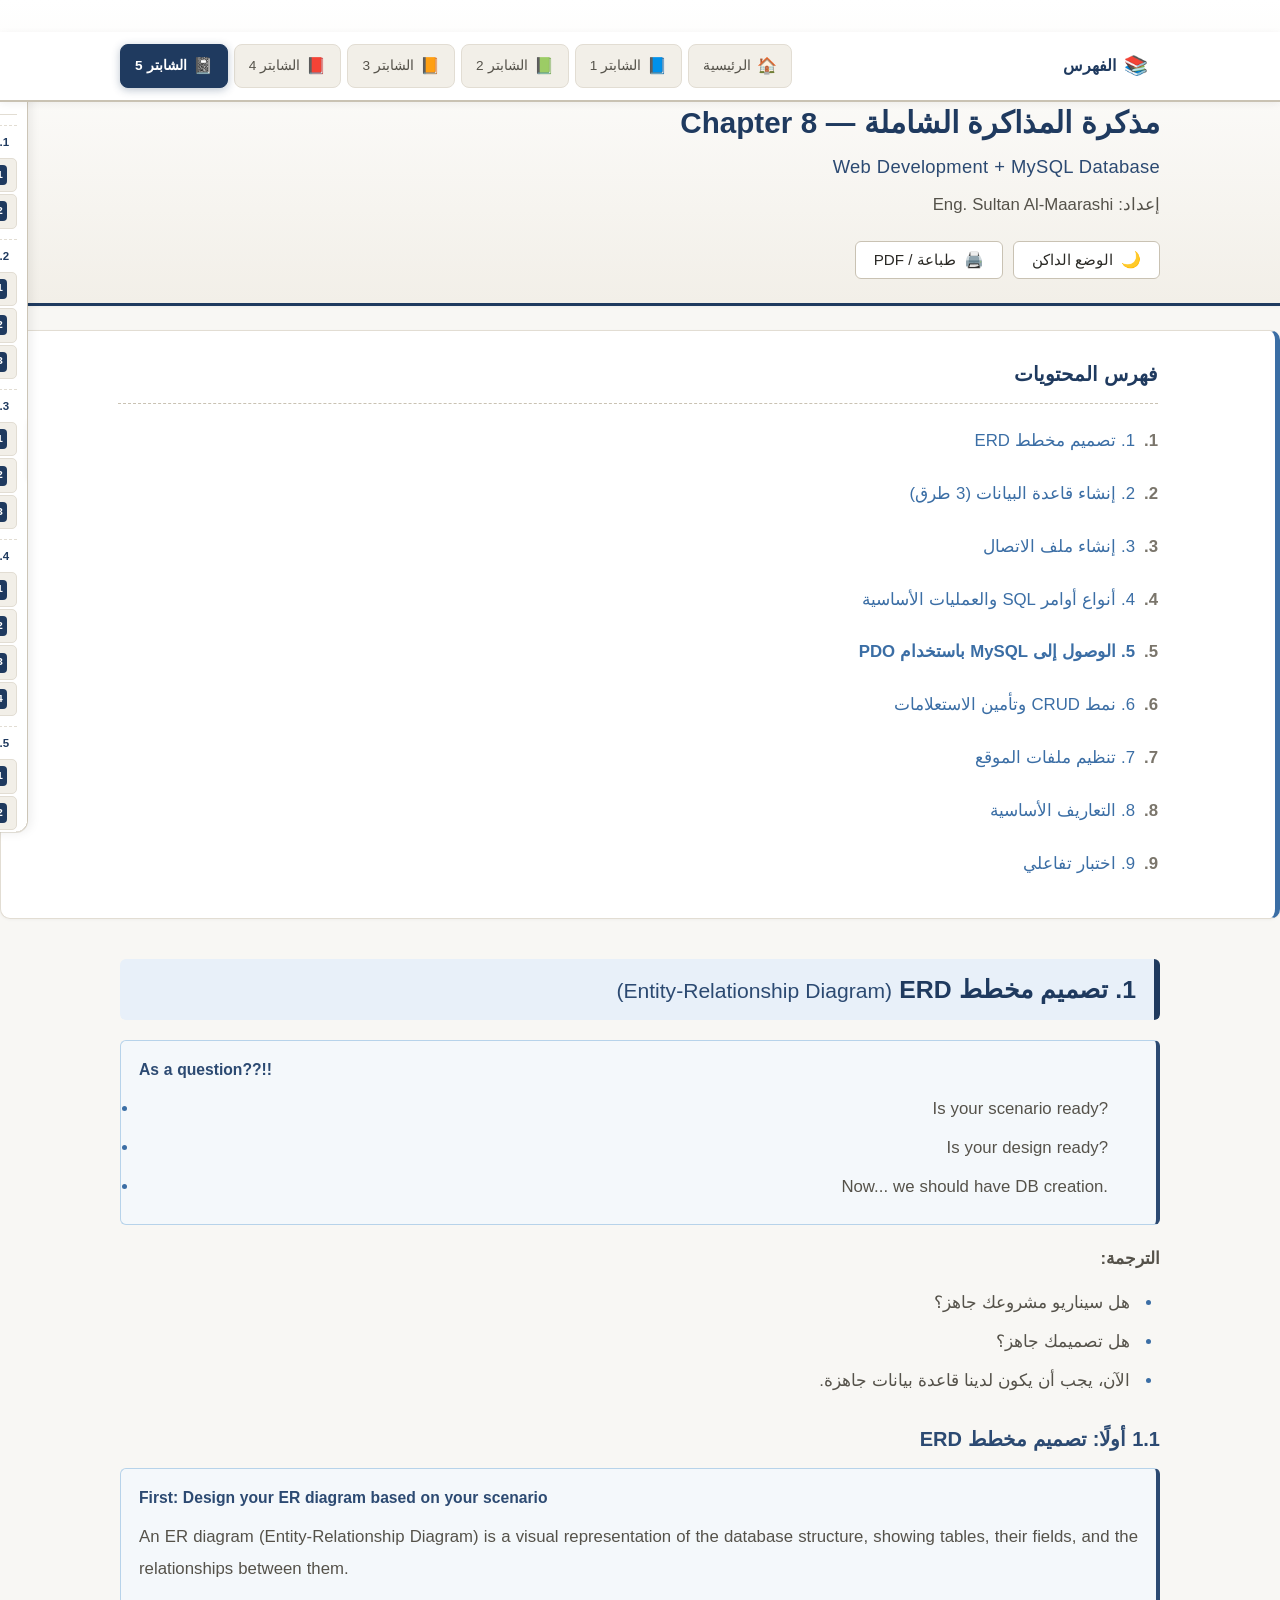
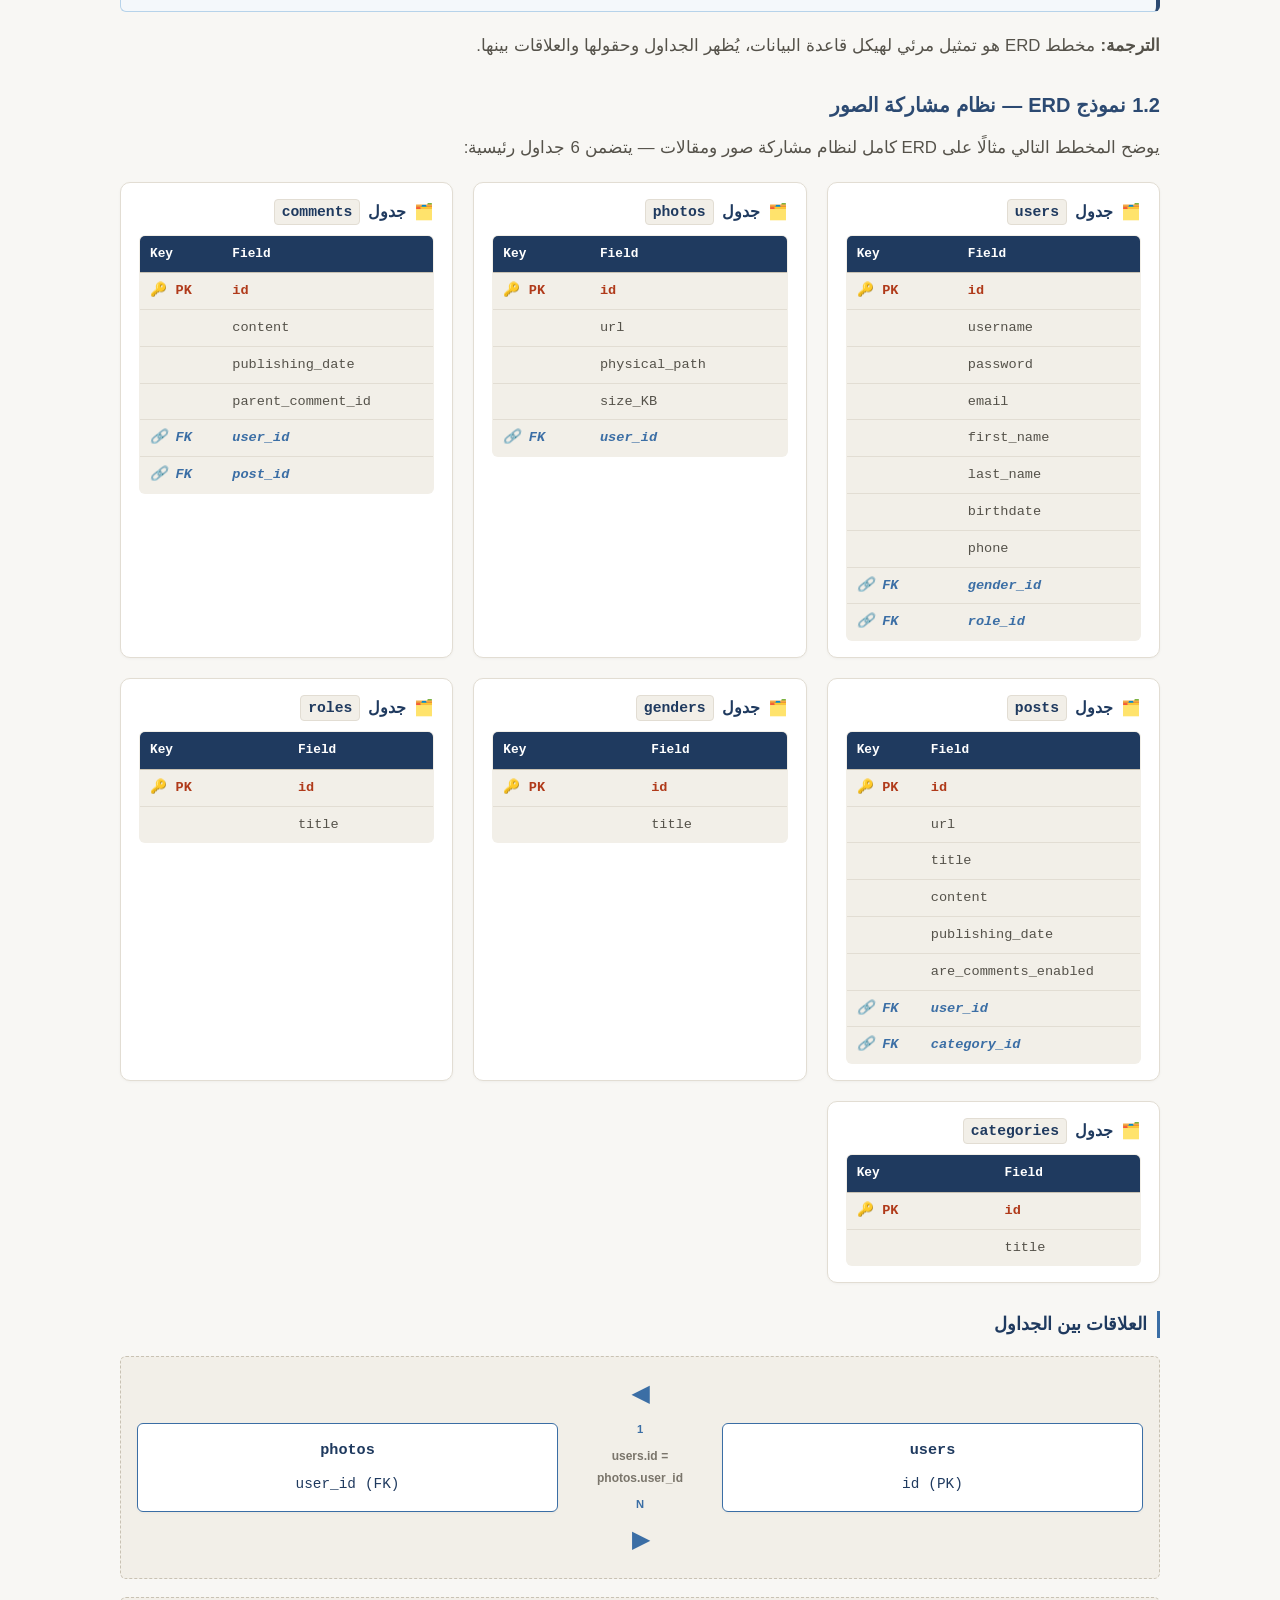
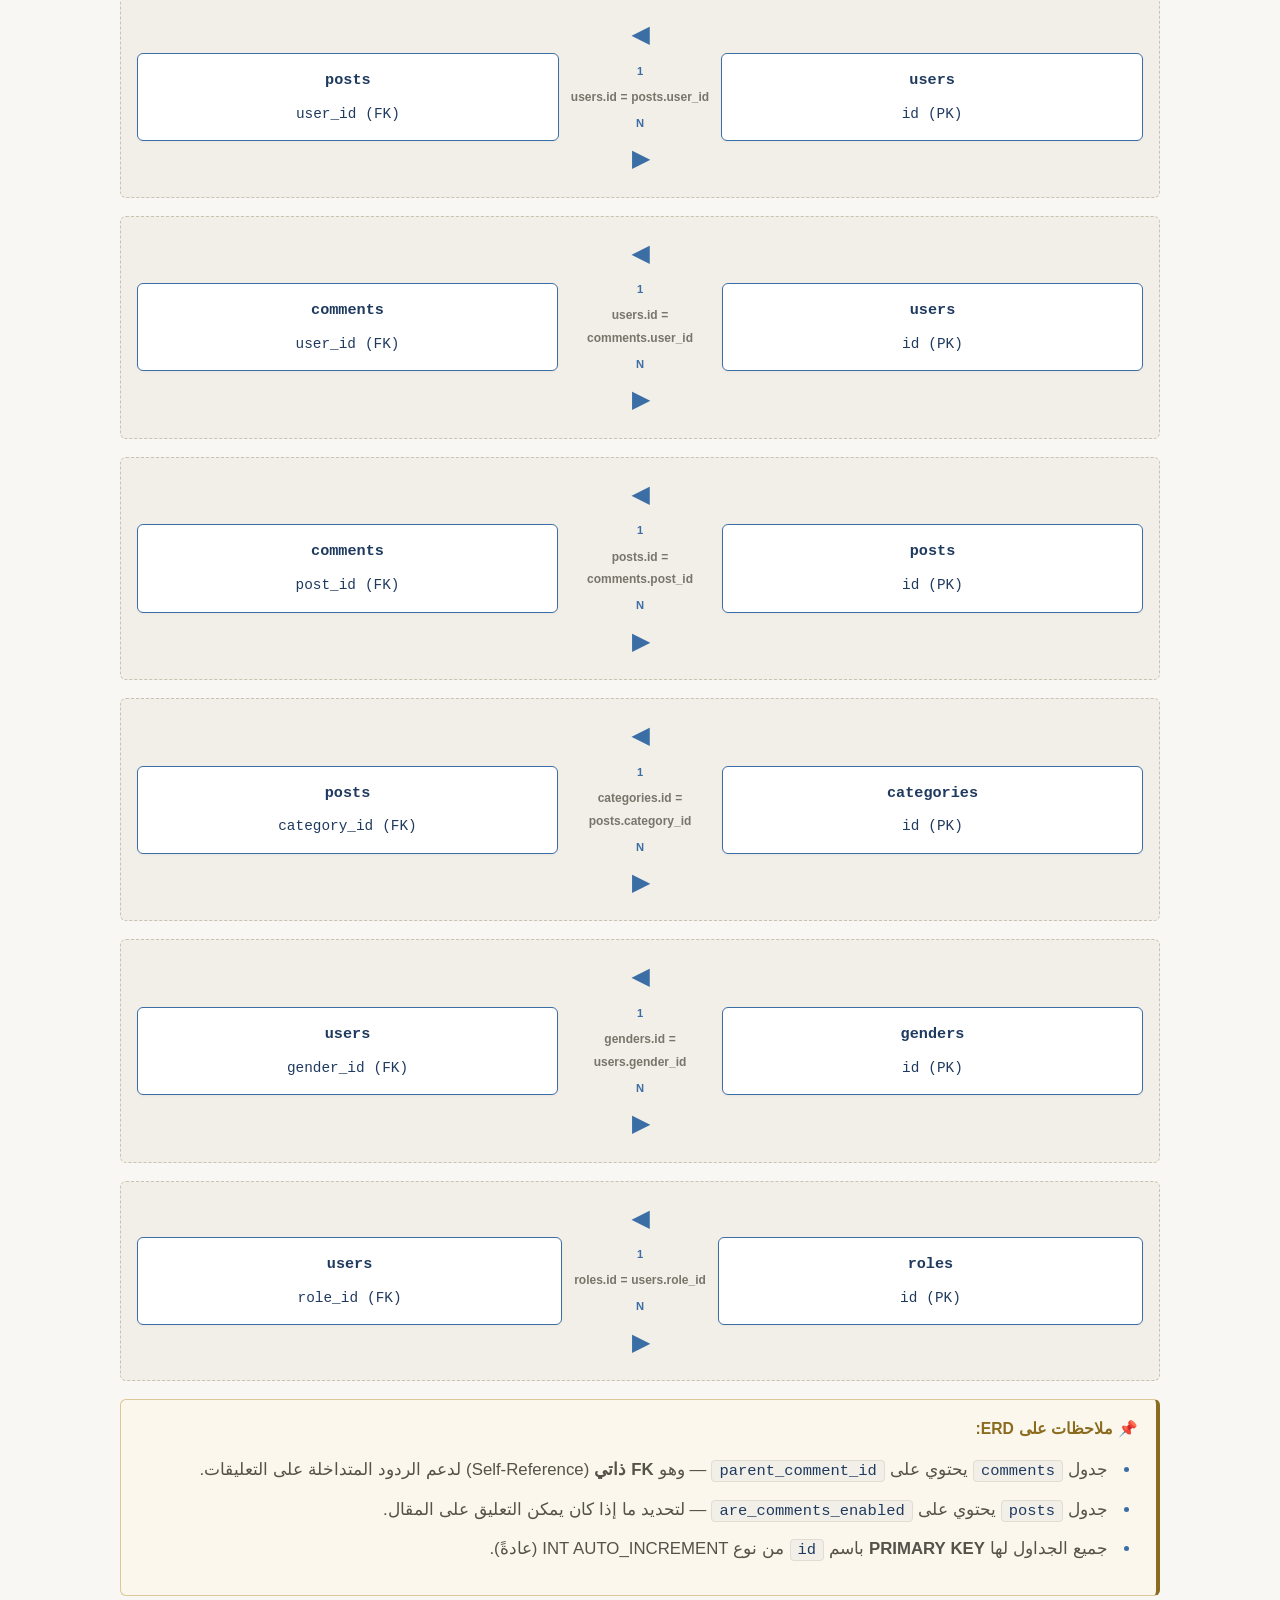
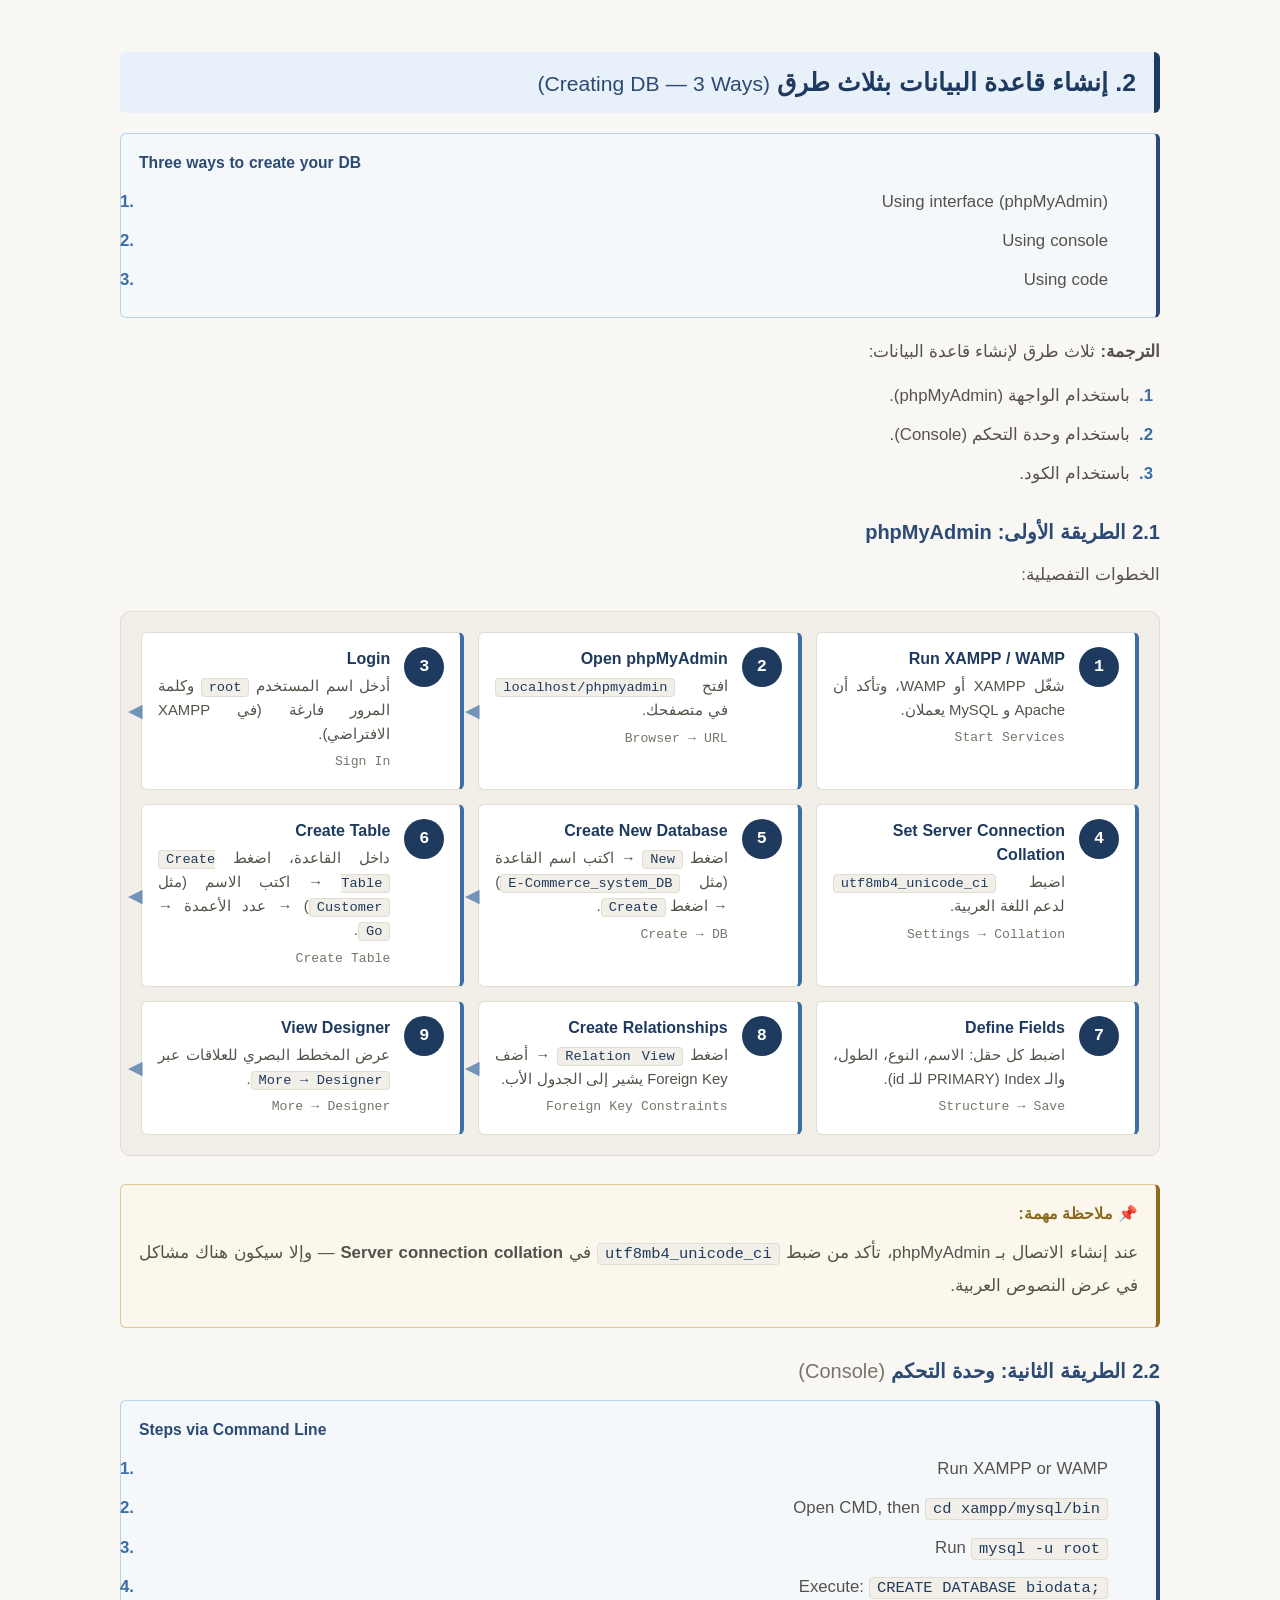
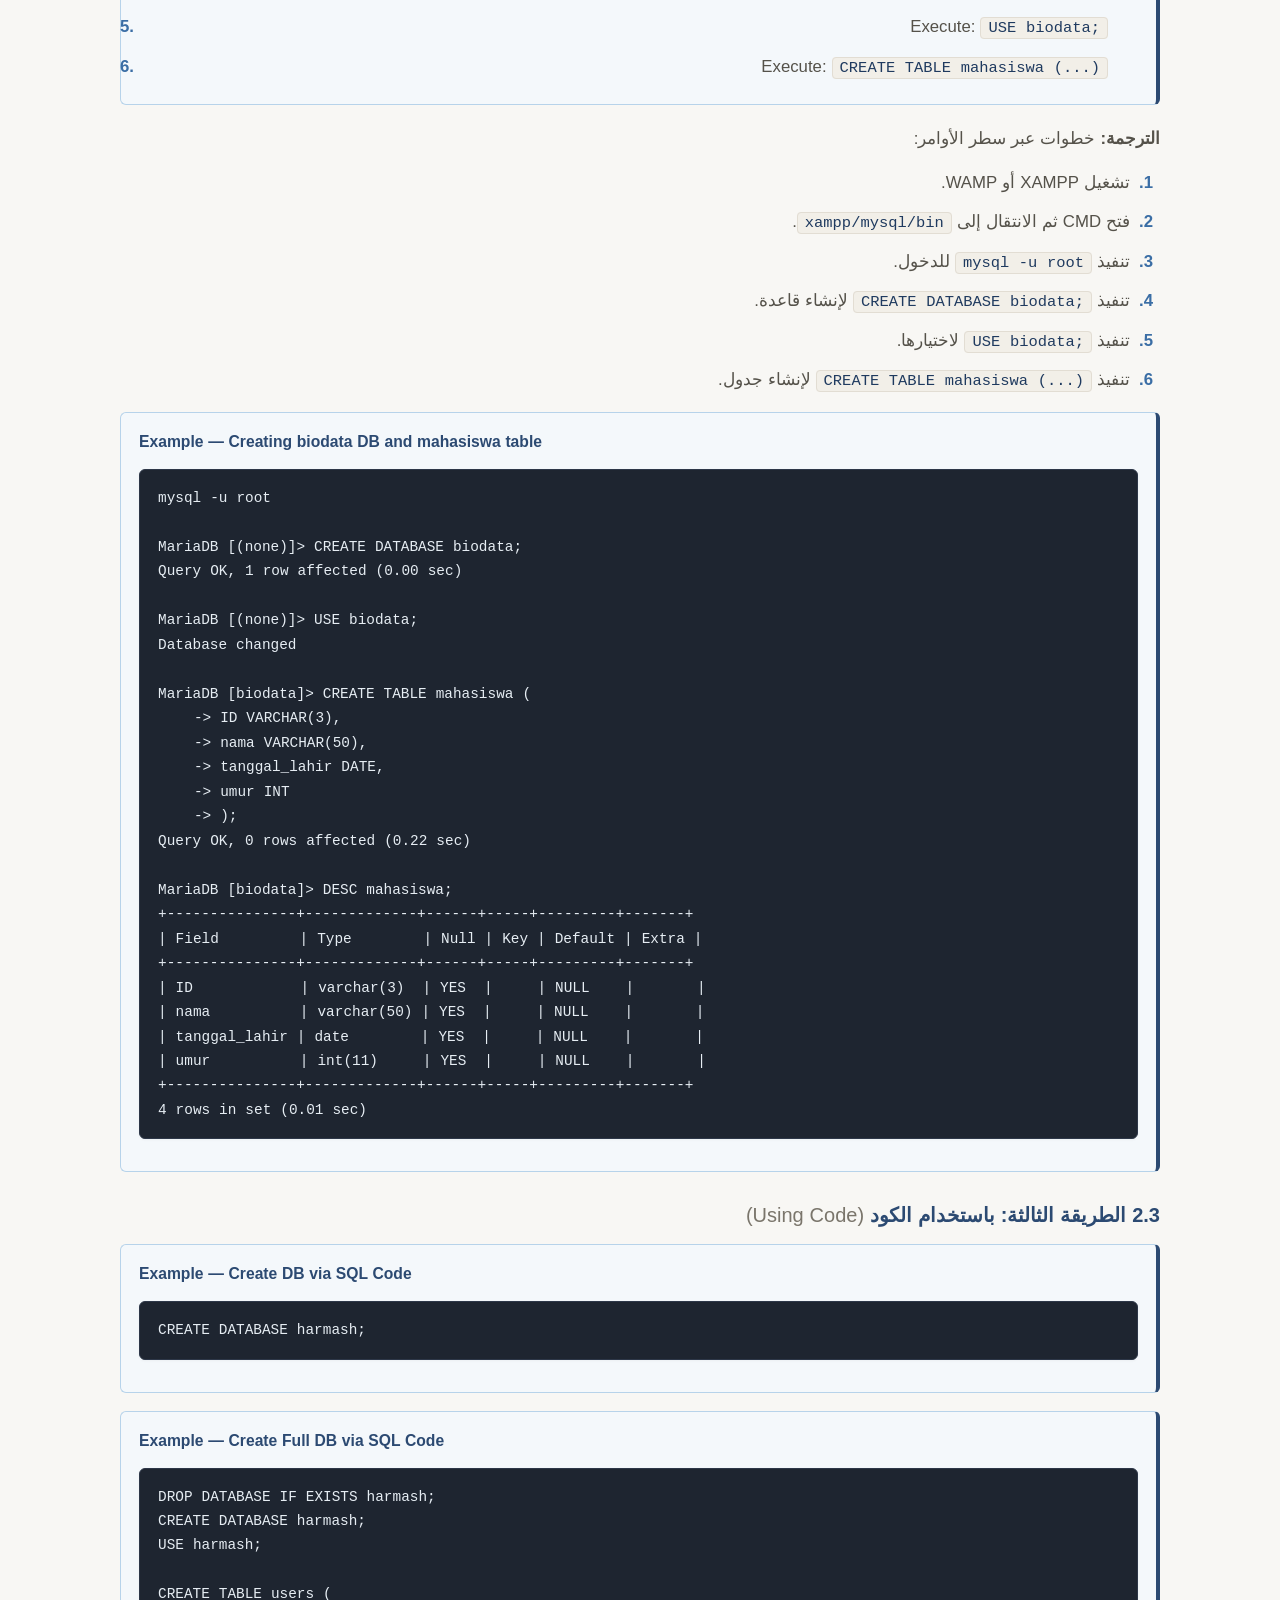
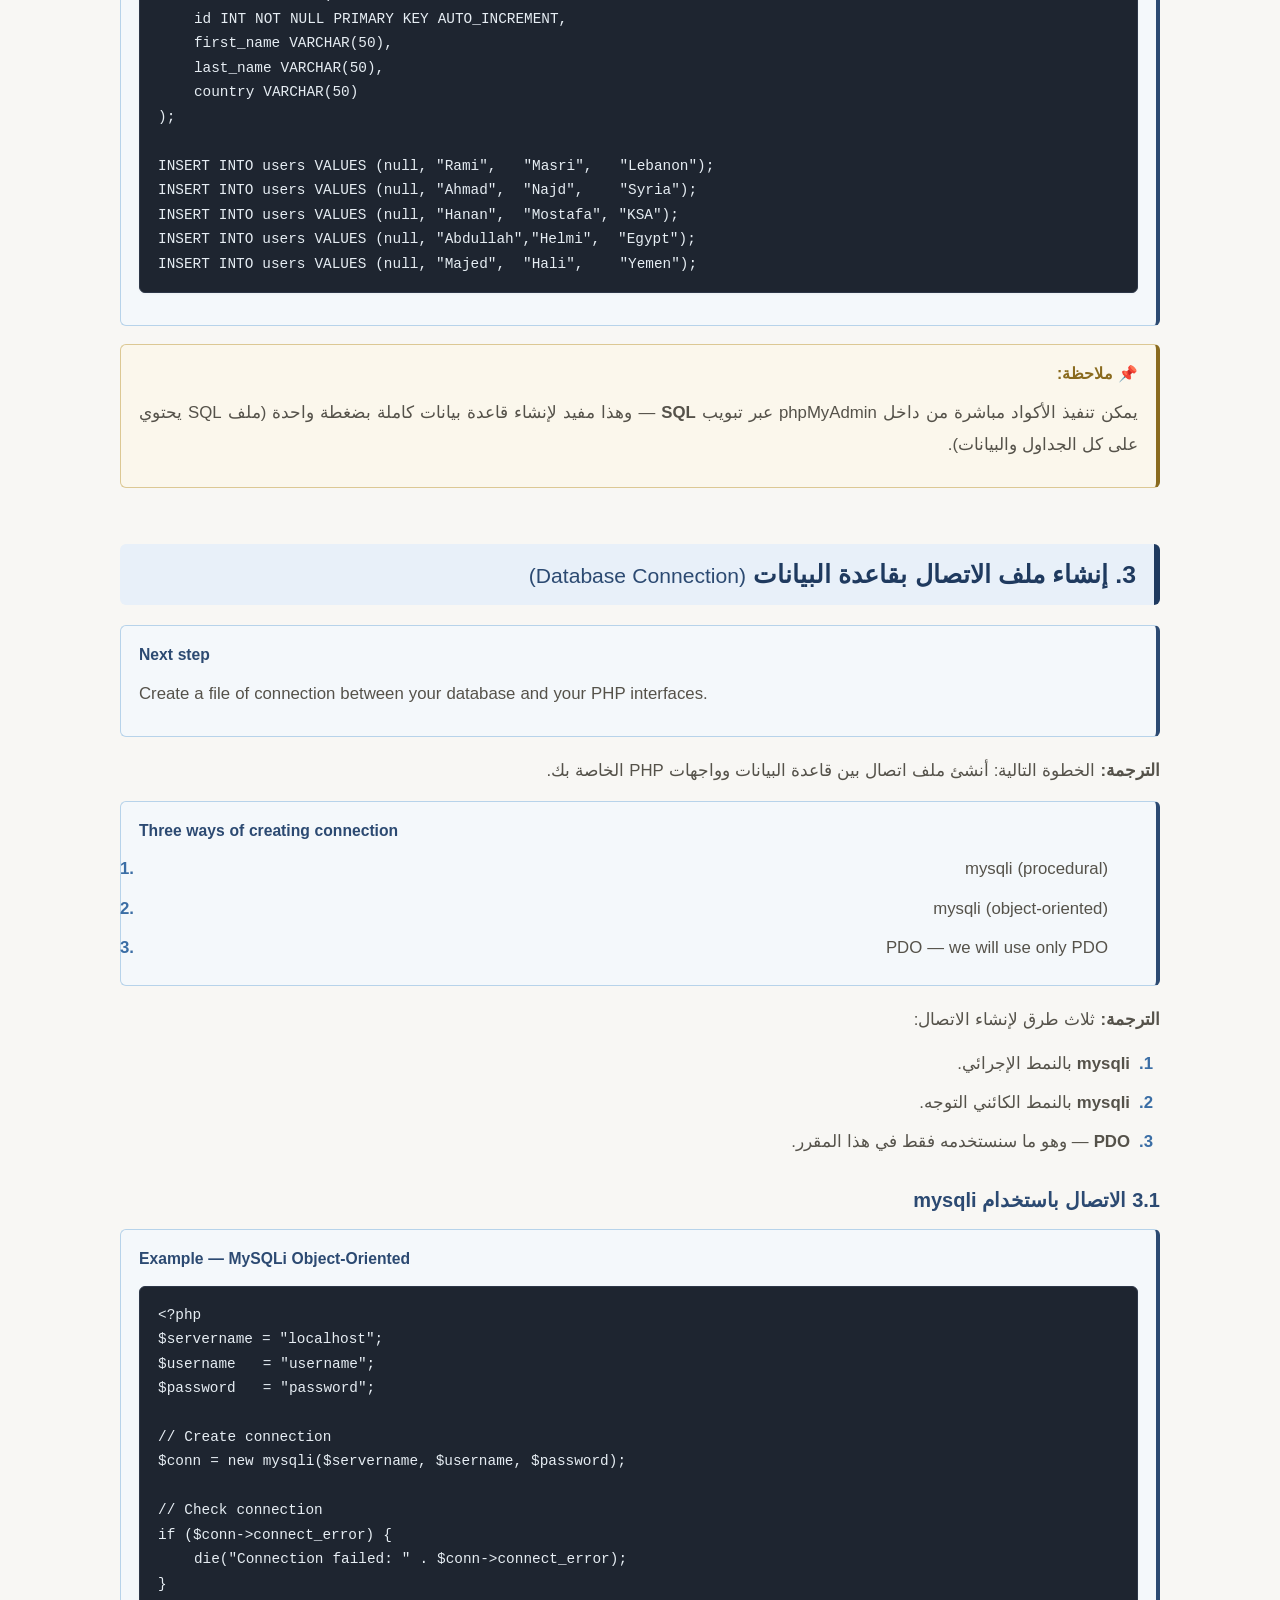
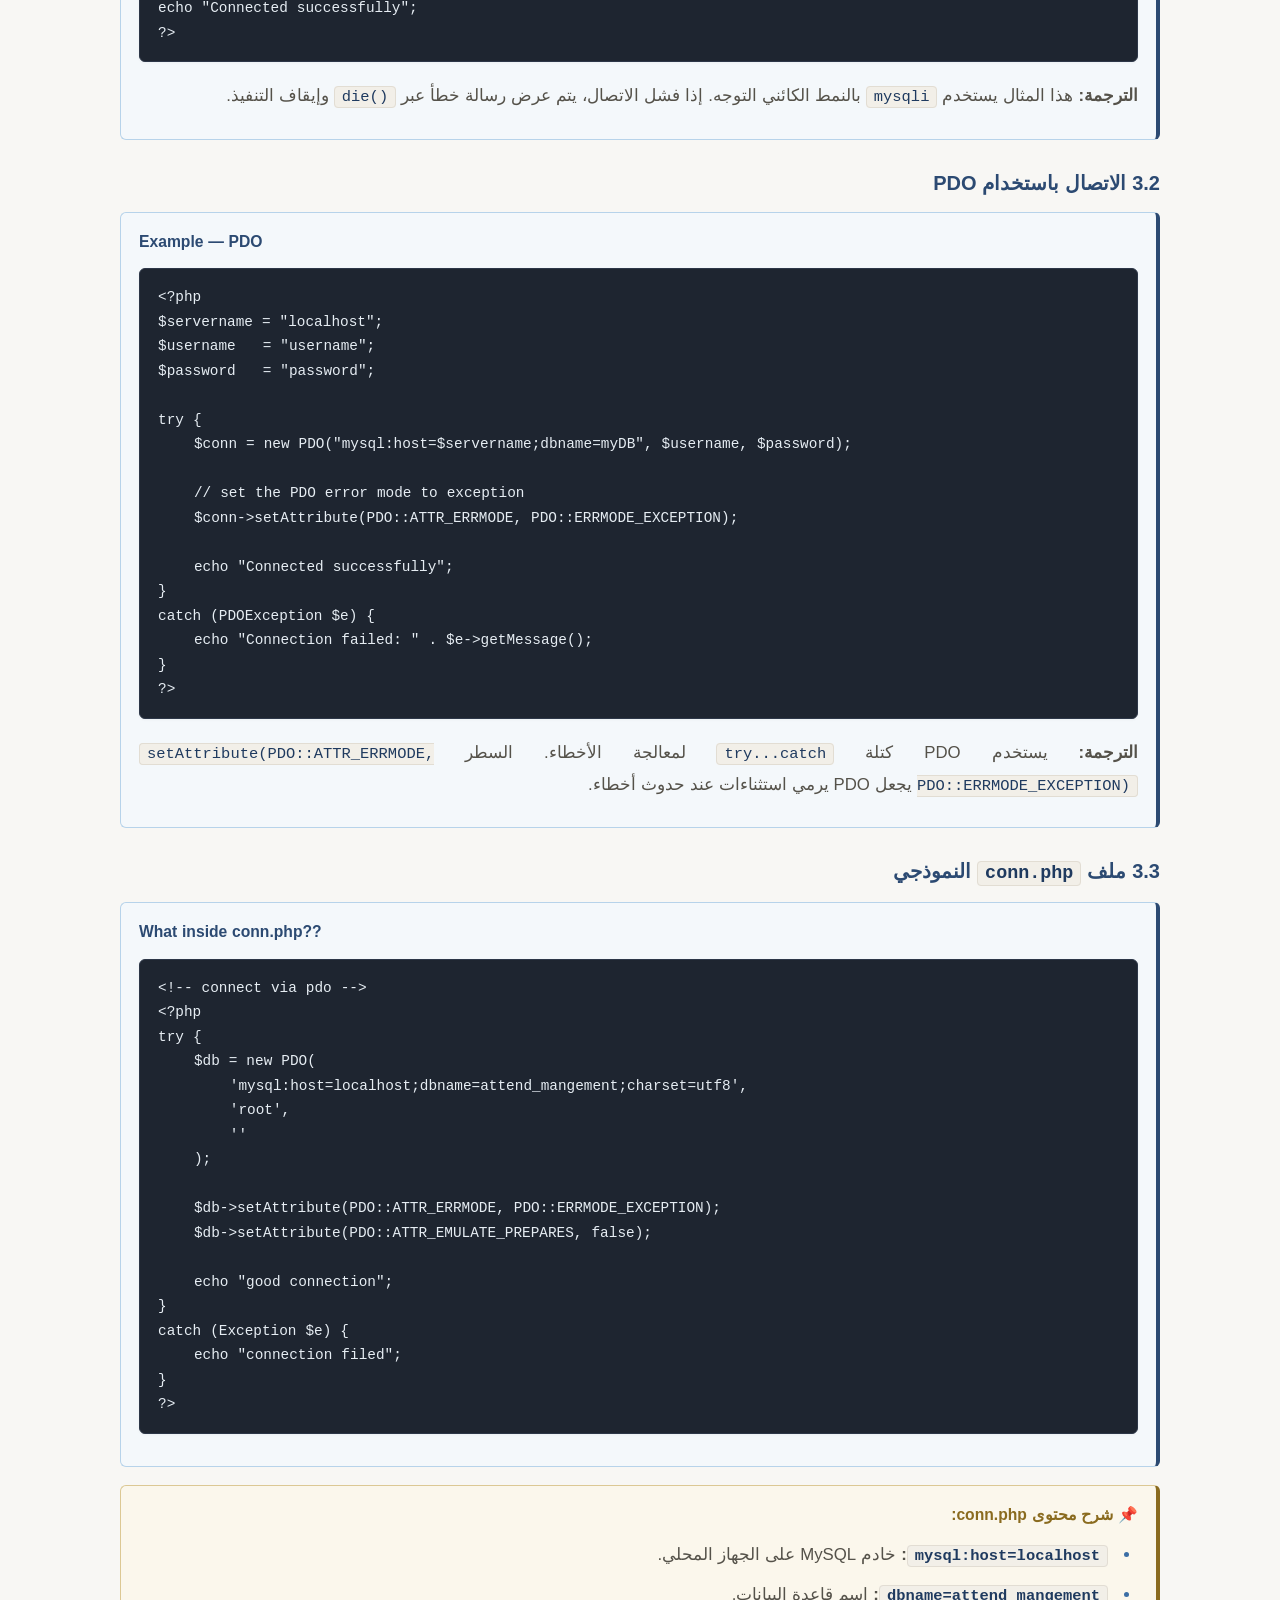
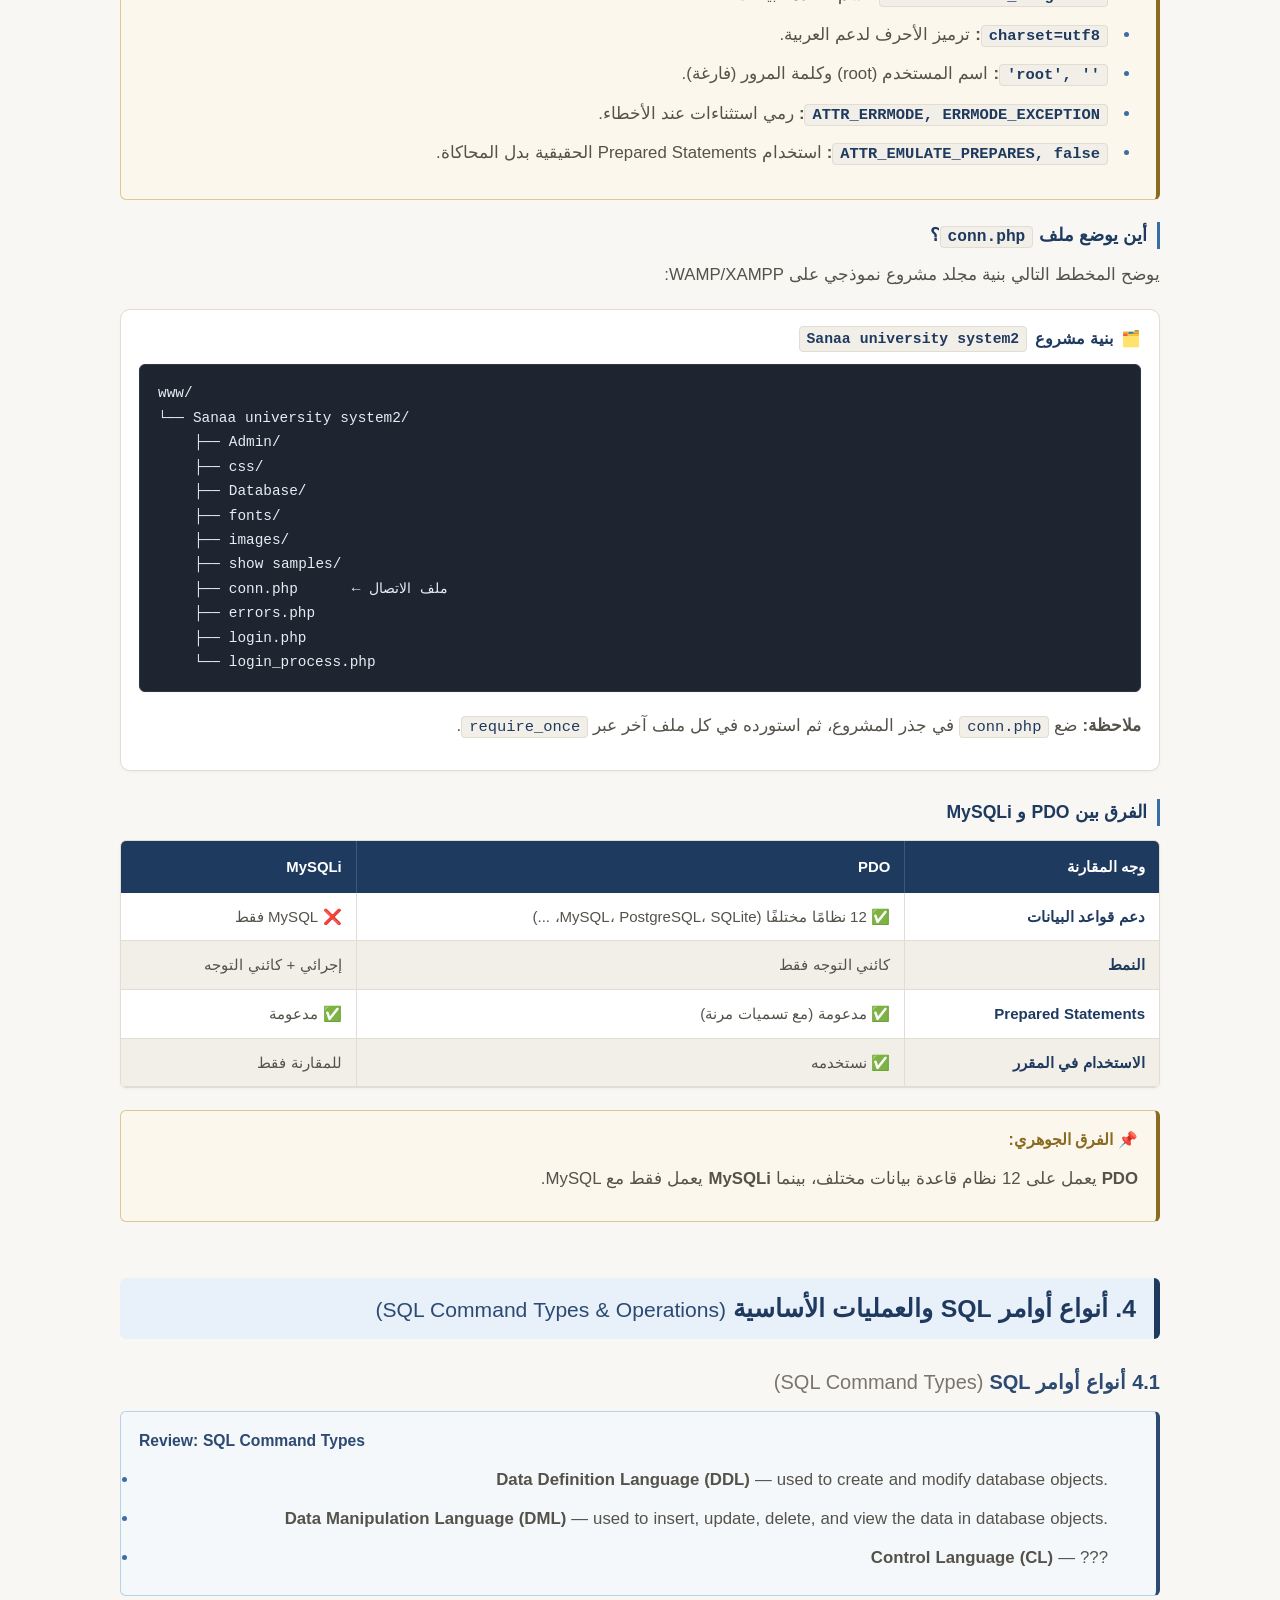
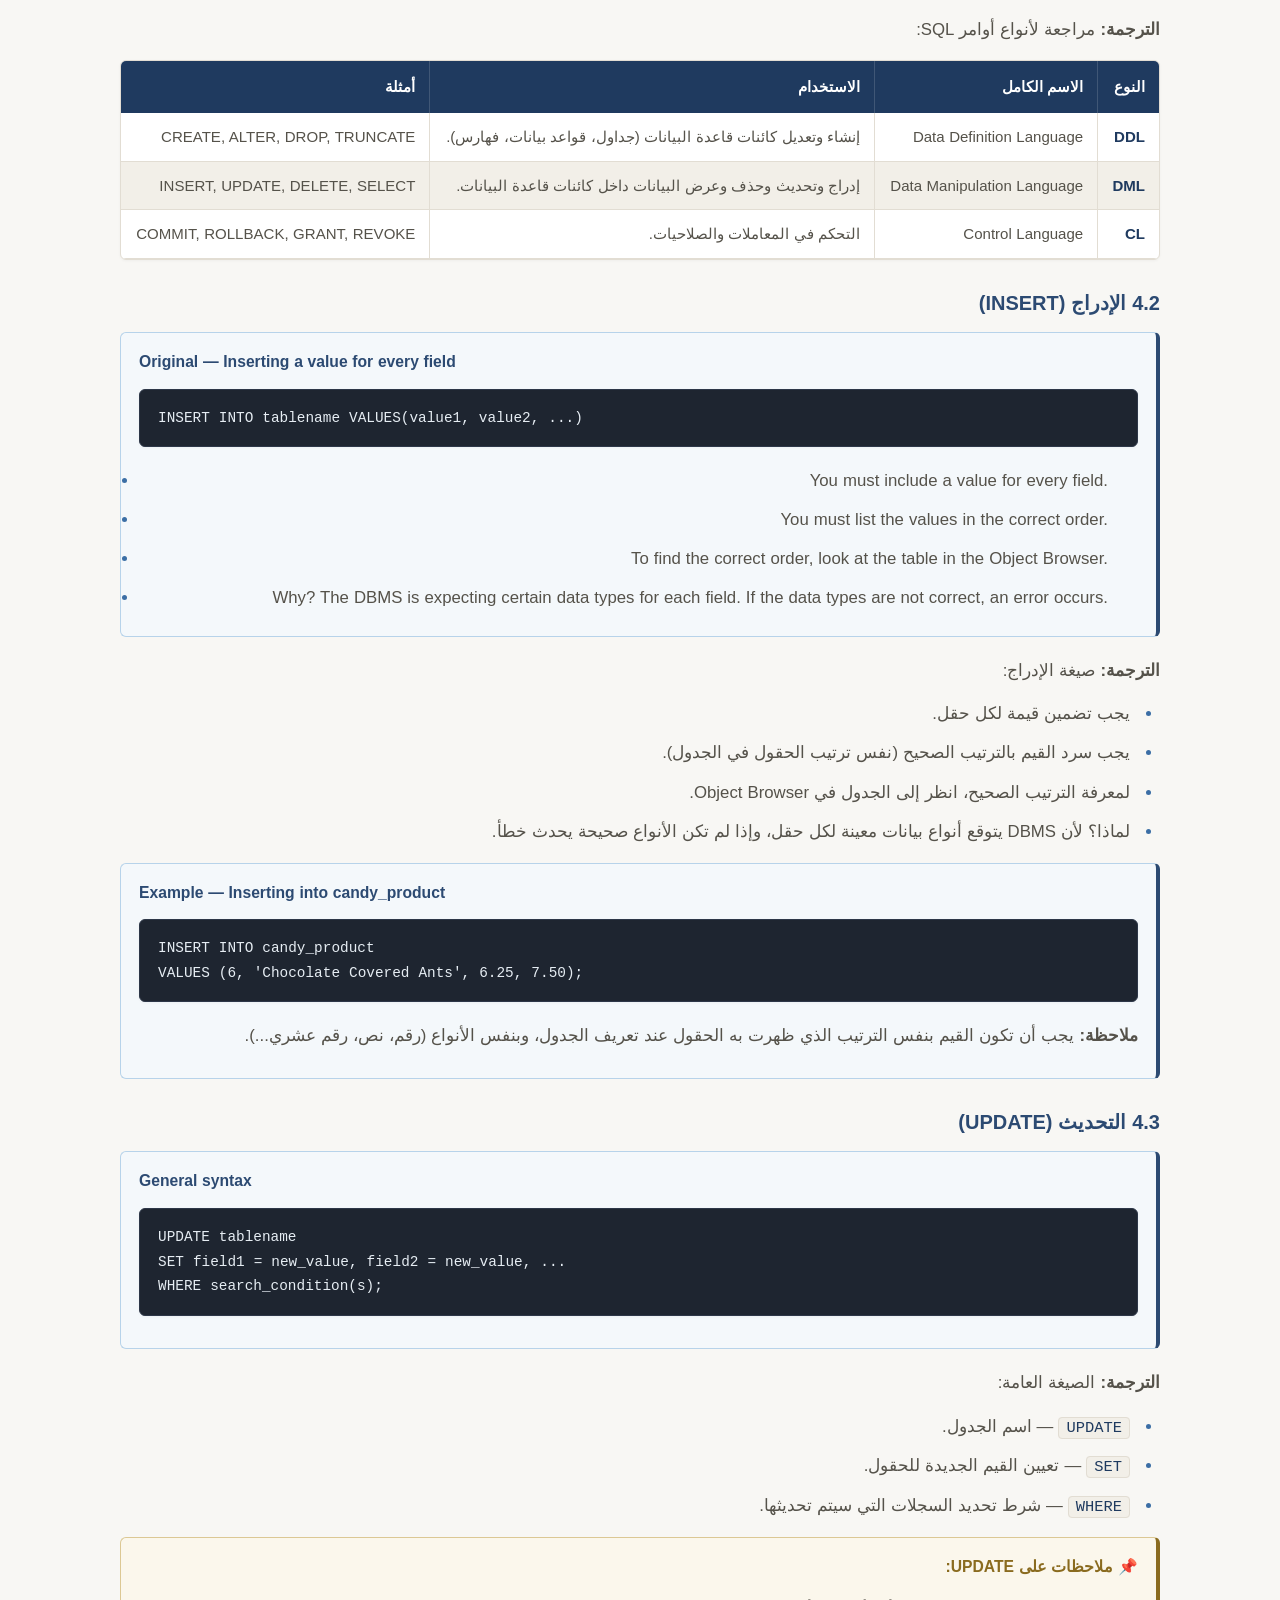
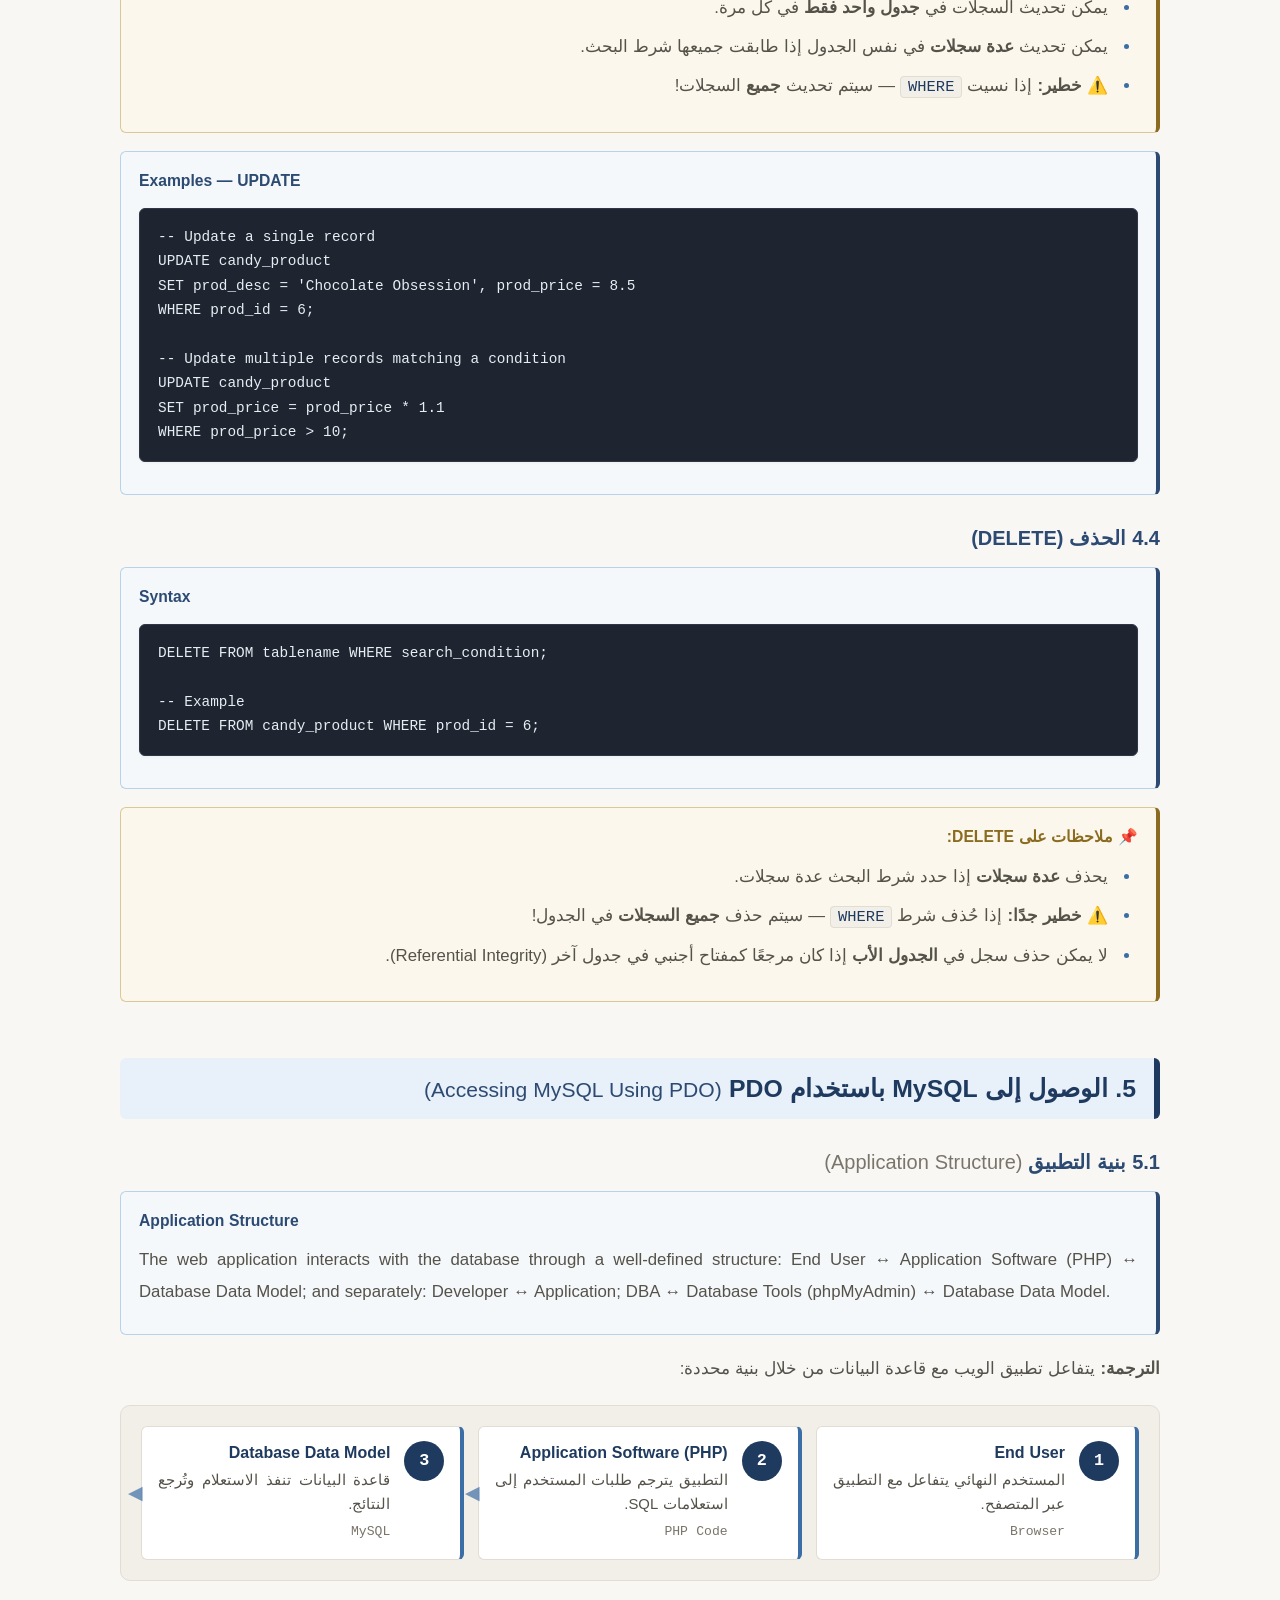
<file: ch5.html>
<!DOCTYPE html>
<html lang="ar" dir="rtl">
<head>
<meta charset="UTF-8">
<meta name="viewport" content="width=device-width, initial-scale=1.0">
<meta name="description" content="مذكرة شاملة — Web Development + MySQL Database">
<title>مذكرة شاملة: Web Development + MySQL DB</title>

<link rel="stylesheet" href="style.css">
</head>
<body>

<!-- ============================================= -->
<!-- الشريط الجانبي -->
<!-- ============================================= -->
<nav class="side-nav" aria-label="تنقل جانبي بين الفقرات">

  <div class="side-nav-title">📑 الفقرات</div>

  <div class="side-nav-group">
    <div class="side-nav-group-title">1. ERD</div>
    <a href="#s1-1"><span class="nav-num">1.1</span> تصميم ERD</a>
    <a href="#s1-2"><span class="nav-num">1.2</span> الجداول والعلاقات</a>
  </div>

  <div class="side-nav-group">
    <div class="side-nav-group-title">2. إنشاء DB</div>
    <a href="#s2-1"><span class="nav-num">2.1</span> phpMyAdmin</a>
    <a href="#s2-2"><span class="nav-num">2.2</span> Console</a>
    <a href="#s2-3"><span class="nav-num">2.3</span> Code</a>
  </div>

  <div class="side-nav-group">
    <div class="side-nav-group-title">3. Connection</div>
    <a href="#s3-1"><span class="nav-num">3.1</span> mysqli</a>
    <a href="#s3-2"><span class="nav-num">3.2</span> PDO</a>
    <a href="#s3-3"><span class="nav-num">3.3</span> conn.php</a>
  </div>

  <div class="side-nav-group">
    <div class="side-nav-group-title">4. SQL Commands</div>
    <a href="#s4-1"><span class="nav-num">4.1</span> DDL/DML/CL</a>
    <a href="#s4-2"><span class="nav-num">4.2</span> INSERT</a>
    <a href="#s4-3"><span class="nav-num">4.3</span> UPDATE</a>
    <a href="#s4-4"><span class="nav-num">4.4</span> DELETE</a>
  </div>

  <div class="side-nav-group">
    <div class="side-nav-group-title">5. Access MySQL</div>
    <a href="#s5-1"><span class="nav-num">5.1</span> Application Structure</a>
    <a href="#s5-2"><span class="nav-num">5.2</span> Creating Table</a>
    <a href="#s5-3"><span class="nav-num">5.3</span> Inserting Records</a>
  </div>

  <div class="side-nav-group">
    <div class="side-nav-group-title">6. CRUD Pattern</div>
    <a href="#s6-1"><span class="nav-num">6.1</span> CRUD</a>
    <a href="#s6-2"><span class="nav-num">6.2</span> 5 Files</a>
    <a href="#s6-3"><span class="nav-num">6.3</span> SQL Injection</a>
    <a href="#s6-4"><span class="nav-num">6.4</span> Error Modes</a>
  </div>

  <div class="side-nav-group">
    <div class="side-nav-group-title">7. Site Organization</div>
    <a href="#s7-1"><span class="nav-num">7.1</span> Paths</a>
    <a href="#s7-2"><span class="nav-num">7.2</span> MVC</a>
  </div>

  <div class="side-nav-group">
    <div class="side-nav-group-title">8. التعاريف</div>
    <a href="#section-8"><span class="nav-num">8</span> Definitions</a>
  </div>

  <div class="side-nav-group">
    <div class="side-nav-group-title">9. الاختبار</div>
    <a href="#section-9"><span class="nav-num">9</span> Quiz</a>
  </div>

</nav>

<header class="page-header">
    <!-- شريط التنقل العلوي -->
<nav class="top-nav" aria-label="التنقل بين الشابترات">
  <div class="top-nav-inner">
    <a href="index.html" class="top-nav-brand">
      <span class="brand-icon">📚</span>
      <span>الفهرس</span>
    </a>

    <button id="topNavToggle" class="top-nav-toggle" type="button" aria-expanded="false" aria-controls="topNavLinks">
      <span>☰</span> <span>الشابترات</span>
    </button>

    <ul class="top-nav-links" id="topNavLinks">
      <li><a href="index.html"><span class="nav-icon">🏠</span> الرئيسية</a></li>
      <li><a href="ch1.html"><span class="nav-icon">📘</span> الشابتر 1</a></li>
      <li><a href="ch2.html" ><span class="nav-icon">📗</span> الشابتر 2</a></li>
      <li><a href="ch3.html" ><span class="nav-icon">📙</span> الشابتر 3</a></li>
      <li><a href="ch4.html" ><span class="nav-icon">📕</span> الشابتر 4</a></li>
      <li><a href="ch5.html" class="active"><span class="nav-icon">📓</span> الشابتر 5</a></li>
    </ul>
  </div>
</nav>
  <div class="container">
    <h1 class="page-title">مذكرة المذاكرة الشاملة — Chapter 8</h1>
    <p class="page-subtitle">Web Development + MySQL Database</p>
    <p class="page-subtitle-ar">إعداد: Eng. Sultan Al-Maarashi</p>
    <div class="toolbar">
      <button id="themeToggle" class="btn" type="button" aria-label="تبديل الوضع">
        <span class="icon">🌙</span> <span class="label">الوضع الداكن</span>
      </button>
      <button id="printBtn" class="btn" type="button" aria-label="طباعة أو حفظ PDF">
        <span class="icon">🖨️</span> <span class="label">طباعة / PDF</span>
      </button>
    </div>
  </div>
</header>

<nav class="toc" aria-label="فهرس المحتويات">
  <div class="container">
    <h2 class="toc-title">فهرس المحتويات</h2>
    <ol class="toc-list">
      <li><a href="#section-1">1. تصميم مخطط ERD</a></li>
      <li><a href="#section-2">2. إنشاء قاعدة البيانات (3 طرق)</a></li>
      <li><a href="#section-3">3. إنشاء ملف الاتصال</a></li>
      <li><a href="#section-4">4. أنواع أوامر SQL والعمليات الأساسية</a></li>
      <li><a href="#section-5">5. الوصول إلى MySQL باستخدام PDO</a></li>
      <li><a href="#section-6">6. نمط CRUD وتأمين الاستعلامات</a></li>
      <li><a href="#section-7">7. تنظيم ملفات الموقع</a></li>
      <li><a href="#section-8">8. التعاريف الأساسية</a></li>
      <li><a href="#section-9">9. اختبار تفاعلي</a></li>
    </ol>
  </div>
</nav>

<main class="container">

<!-- ============================================= -->
<!-- Section 1: ERD -->
<!-- ============================================= -->
<section id="section-1" class="section">
  <h2 class="section-title">1. تصميم مخطط ERD <span dir="ltr" class="en">(Entity-Relationship Diagram)</span></h2>

  <div class="example-box">
    <p class="example-label" dir="ltr">As a question??!!</p>
    <ul class="bullets" dir="ltr">
      <li>Is your scenario ready?</li>
      <li>Is your design ready?</li>
      <li>Now... we should have DB creation.</li>
    </ul>
  </div>

  <p><strong>الترجمة:</strong></p>
  <ul class="bullets">
    <li>هل سيناريو مشروعك جاهز؟</li>
    <li>هل تصميمك جاهز؟</li>
    <li>الآن، يجب أن يكون لدينا قاعدة بيانات جاهزة.</li>
  </ul>

  <h3 id="s1-1">1.1 أولًا: تصميم مخطط ERD</h3>

  <div class="example-box">
    <p class="example-label" dir="ltr">First: Design your ER diagram based on your scenario</p>
    <p dir="ltr">An ER diagram (Entity-Relationship Diagram) is a visual representation of the database structure, showing tables, their fields, and the relationships between them.</p>
  </div>

  <p><strong>الترجمة:</strong> مخطط ERD هو تمثيل مرئي لهيكل قاعدة البيانات، يُظهر الجداول وحقولها والعلاقات بينها.</p>

  <h3 id="s1-2">1.2 نموذج ERD — نظام مشاركة الصور</h3>

  <p>يوضح المخطط التالي مثالًا على ERD كامل لنظام مشاركة صور ومقالات — يتضمن 6 جداول رئيسية:</p>

  <div class="schema-grid">

    <div class="schema-card">
      <h4>جدول <code dir="ltr">users</code></h4>
      <table class="schema-table">
        <thead><tr><th>Key</th><th>Field</th></tr></thead>
        <tbody>
          <tr><td class="key-primary">🔑 PK</td><td class="key-primary">id</td></tr>
          <tr><td></td><td>username</td></tr>
          <tr><td></td><td>password</td></tr>
          <tr><td></td><td>email</td></tr>
          <tr><td></td><td>first_name</td></tr>
          <tr><td></td><td>last_name</td></tr>
          <tr><td></td><td>birthdate</td></tr>
          <tr><td></td><td>phone</td></tr>
          <tr><td class="key-foreign">🔗 FK</td><td class="key-foreign">gender_id</td></tr>
          <tr><td class="key-foreign">🔗 FK</td><td class="key-foreign">role_id</td></tr>
        </tbody>
      </table>
    </div>

    <div class="schema-card">
      <h4>جدول <code dir="ltr">photos</code></h4>
      <table class="schema-table">
        <thead><tr><th>Key</th><th>Field</th></tr></thead>
        <tbody>
          <tr><td class="key-primary">🔑 PK</td><td class="key-primary">id</td></tr>
          <tr><td></td><td>url</td></tr>
          <tr><td></td><td>physical_path</td></tr>
          <tr><td></td><td>size_KB</td></tr>
          <tr><td class="key-foreign">🔗 FK</td><td class="key-foreign">user_id</td></tr>
        </tbody>
      </table>
    </div>

    <div class="schema-card">
      <h4>جدول <code dir="ltr">comments</code></h4>
      <table class="schema-table">
        <thead><tr><th>Key</th><th>Field</th></tr></thead>
        <tbody>
          <tr><td class="key-primary">🔑 PK</td><td class="key-primary">id</td></tr>
          <tr><td></td><td>content</td></tr>
          <tr><td></td><td>publishing_date</td></tr>
          <tr><td></td><td>parent_comment_id</td></tr>
          <tr><td class="key-foreign">🔗 FK</td><td class="key-foreign">user_id</td></tr>
          <tr><td class="key-foreign">🔗 FK</td><td class="key-foreign">post_id</td></tr>
        </tbody>
      </table>
    </div>

    <div class="schema-card">
      <h4>جدول <code dir="ltr">posts</code></h4>
      <table class="schema-table">
        <thead><tr><th>Key</th><th>Field</th></tr></thead>
        <tbody>
          <tr><td class="key-primary">🔑 PK</td><td class="key-primary">id</td></tr>
          <tr><td></td><td>url</td></tr>
          <tr><td></td><td>title</td></tr>
          <tr><td></td><td>content</td></tr>
          <tr><td></td><td>publishing_date</td></tr>
          <tr><td></td><td>are_comments_enabled</td></tr>
          <tr><td class="key-foreign">🔗 FK</td><td class="key-foreign">user_id</td></tr>
          <tr><td class="key-foreign">🔗 FK</td><td class="key-foreign">category_id</td></tr>
        </tbody>
      </table>
    </div>

    <div class="schema-card">
      <h4>جدول <code dir="ltr">genders</code></h4>
      <table class="schema-table">
        <thead><tr><th>Key</th><th>Field</th></tr></thead>
        <tbody>
          <tr><td class="key-primary">🔑 PK</td><td class="key-primary">id</td></tr>
          <tr><td></td><td>title</td></tr>
        </tbody>
      </table>
    </div>

    <div class="schema-card">
      <h4>جدول <code dir="ltr">roles</code></h4>
      <table class="schema-table">
        <thead><tr><th>Key</th><th>Field</th></tr></thead>
        <tbody>
          <tr><td class="key-primary">🔑 PK</td><td class="key-primary">id</td></tr>
          <tr><td></td><td>title</td></tr>
        </tbody>
      </table>
    </div>

    <div class="schema-card">
      <h4>جدول <code dir="ltr">categories</code></h4>
      <table class="schema-table">
        <thead><tr><th>Key</th><th>Field</th></tr></thead>
        <tbody>
          <tr><td class="key-primary">🔑 PK</td><td class="key-primary">id</td></tr>
          <tr><td></td><td>title</td></tr>
        </tbody>
      </table>
    </div>

  </div>

  <h4>العلاقات بين الجداول</h4>

  <div class="relation-diagram">
    <div class="relation-entity"><strong>users</strong>id (PK)</div>
    <div class="relation-arrow">
      ◀<span style="font-size:.7rem;">1</span>
      <span class="relation-label">users.id = photos.user_id</span>
      <span style="font-size:.7rem;">N</span>▶
    </div>
    <div class="relation-entity"><strong>photos</strong>user_id (FK)</div>
  </div>

  <div class="relation-diagram">
    <div class="relation-entity"><strong>users</strong>id (PK)</div>
    <div class="relation-arrow">
      ◀<span style="font-size:.7rem;">1</span>
      <span class="relation-label">users.id = posts.user_id</span>
      <span style="font-size:.7rem;">N</span>▶
    </div>
    <div class="relation-entity"><strong>posts</strong>user_id (FK)</div>
  </div>

  <div class="relation-diagram">
    <div class="relation-entity"><strong>users</strong>id (PK)</div>
    <div class="relation-arrow">
      ◀<span style="font-size:.7rem;">1</span>
      <span class="relation-label">users.id = comments.user_id</span>
      <span style="font-size:.7rem;">N</span>▶
    </div>
    <div class="relation-entity"><strong>comments</strong>user_id (FK)</div>
  </div>

  <div class="relation-diagram">
    <div class="relation-entity"><strong>posts</strong>id (PK)</div>
    <div class="relation-arrow">
      ◀<span style="font-size:.7rem;">1</span>
      <span class="relation-label">posts.id = comments.post_id</span>
      <span style="font-size:.7rem;">N</span>▶
    </div>
    <div class="relation-entity"><strong>comments</strong>post_id (FK)</div>
  </div>

  <div class="relation-diagram">
    <div class="relation-entity"><strong>categories</strong>id (PK)</div>
    <div class="relation-arrow">
      ◀<span style="font-size:.7rem;">1</span>
      <span class="relation-label">categories.id = posts.category_id</span>
      <span style="font-size:.7rem;">N</span>▶
    </div>
    <div class="relation-entity"><strong>posts</strong>category_id (FK)</div>
  </div>

  <div class="relation-diagram">
    <div class="relation-entity"><strong>genders</strong>id (PK)</div>
    <div class="relation-arrow">
      ◀<span style="font-size:.7rem;">1</span>
      <span class="relation-label">genders.id = users.gender_id</span>
      <span style="font-size:.7rem;">N</span>▶
    </div>
    <div class="relation-entity"><strong>users</strong>gender_id (FK)</div>
  </div>

  <div class="relation-diagram">
    <div class="relation-entity"><strong>roles</strong>id (PK)</div>
    <div class="relation-arrow">
      ◀<span style="font-size:.7rem;">1</span>
      <span class="relation-label">roles.id = users.role_id</span>
      <span style="font-size:.7rem;">N</span>▶
    </div>
    <div class="relation-entity"><strong>users</strong>role_id (FK)</div>
  </div>

  <div class="note-box">
    <p class="note-label">📌 ملاحظات على ERD:</p>
    <ul class="bullets">
      <li>جدول <code dir="ltr">comments</code> يحتوي على <code dir="ltr">parent_comment_id</code> — وهو <strong>FK ذاتي</strong> (Self-Reference) لدعم الردود المتداخلة على التعليقات.</li>
      <li>جدول <code dir="ltr">posts</code> يحتوي على <code dir="ltr">are_comments_enabled</code> — لتحديد ما إذا كان يمكن التعليق على المقال.</li>
      <li>جميع الجداول لها <strong>PRIMARY KEY</strong> باسم <code dir="ltr">id</code> من نوع INT AUTO_INCREMENT (عادةً).</li>
    </ul>
  </div>
</section>

<!-- ============================================= -->
<!-- Section 2: إنشاء Database بثلاث طرق -->
<!-- ============================================= -->
<section id="section-2" class="section">
  <h2 class="section-title">2. إنشاء قاعدة البيانات بثلاث طرق <span dir="ltr" class="en">(Creating DB — 3 Ways)</span></h2>

  <div class="example-box">
    <p class="example-label" dir="ltr">Three ways to create your DB</p>
    <ol class="steps-list" dir="ltr">
      <li>Using interface (phpMyAdmin)</li>
      <li>Using console</li>
      <li>Using code</li>
    </ol>
  </div>

  <p><strong>الترجمة:</strong> ثلاث طرق لإنشاء قاعدة البيانات:</p>
  <ol class="steps-list">
    <li>باستخدام الواجهة (phpMyAdmin).</li>
    <li>باستخدام وحدة التحكم (Console).</li>
    <li>باستخدام الكود.</li>
  </ol>

  <h3 id="s2-1">2.1 الطريقة الأولى: phpMyAdmin</h3>

  <p>الخطوات التفصيلية:</p>

  <div class="request-flow">

    <div class="flow-step">
      <span class="step-num">1</span>
      <div class="step-body">
        <h4>Run XAMPP / WAMP</h4>
        <p>شغّل XAMPP أو WAMP، وتأكد أن Apache و MySQL يعملان.</p>
        <span class="step-en">Start Services</span>
      </div>
    </div>

    <div class="flow-step">
      <span class="step-num">2</span>
      <div class="step-body">
        <h4>Open phpMyAdmin</h4>
        <p>افتح <code dir="ltr">localhost/phpmyadmin</code> في متصفحك.</p>
        <span class="step-en">Browser → URL</span>
      </div>
    </div>

    <div class="flow-step">
      <span class="step-num">3</span>
      <div class="step-body">
        <h4>Login</h4>
        <p>أدخل اسم المستخدم <code dir="ltr">root</code> وكلمة المرور فارغة (في XAMPP الافتراضي).</p>
        <span class="step-en">Sign In</span>
      </div>
    </div>

    <div class="flow-step">
      <span class="step-num">4</span>
      <div class="step-body">
        <h4>Set Server Connection Collation</h4>
        <p>اضبط <code dir="ltr">utf8mb4_unicode_ci</code> لدعم اللغة العربية.</p>
        <span class="step-en">Settings → Collation</span>
      </div>
    </div>

    <div class="flow-step">
      <span class="step-num">5</span>
      <div class="step-body">
        <h4>Create New Database</h4>
        <p>اضغط <code dir="ltr">New</code> → اكتب اسم القاعدة (مثل <code dir="ltr">E-Commerce_system_DB</code>) → اضغط <code dir="ltr">Create</code>.</p>
        <span class="step-en">Create → DB</span>
      </div>
    </div>

    <div class="flow-step">
      <span class="step-num">6</span>
      <div class="step-body">
        <h4>Create Table</h4>
        <p>داخل القاعدة، اضغط <code dir="ltr">Create Table</code> → اكتب الاسم (مثل <code dir="ltr">Customer</code>) → عدد الأعمدة → <code dir="ltr">Go</code>.</p>
        <span class="step-en">Create Table</span>
      </div>
    </div>

    <div class="flow-step">
      <span class="step-num">7</span>
      <div class="step-body">
        <h4>Define Fields</h4>
        <p>اضبط كل حقل: الاسم، النوع، الطول، والـ Index (PRIMARY للـ id).</p>
        <span class="step-en">Structure → Save</span>
      </div>
    </div>

    <div class="flow-step">
      <span class="step-num">8</span>
      <div class="step-body">
        <h4>Create Relationships</h4>
        <p>اضغط <code dir="ltr">Relation View</code> → أضف Foreign Key يشير إلى الجدول الأب.</p>
        <span class="step-en">Foreign Key Constraints</span>
      </div>
    </div>

    <div class="flow-step">
      <span class="step-num">9</span>
      <div class="step-body">
        <h4>View Designer</h4>
        <p>عرض المخطط البصري للعلاقات عبر <code dir="ltr">More → Designer</code>.</p>
        <span class="step-en">More → Designer</span>
      </div>
    </div>

  </div>

  <div class="note-box">
    <p class="note-label">📌 ملاحظة مهمة:</p>
    <p>عند إنشاء الاتصال بـ phpMyAdmin، تأكد من ضبط <code dir="ltr">utf8mb4_unicode_ci</code> في <strong>Server connection collation</strong> — وإلا سيكون هناك مشاكل في عرض النصوص العربية.</p>
  </div>

  <h3 id="s2-2">2.2 الطريقة الثانية: وحدة التحكم <span dir="ltr" class="en">(Console)</span></h3>

  <div class="example-box">
    <p class="example-label" dir="ltr">Steps via Command Line</p>
    <ol class="steps-list" dir="ltr">
      <li>Run XAMPP or WAMP</li>
      <li>Open CMD, then <code>cd xampp/mysql/bin</code></li>
      <li>Run <code>mysql -u root</code></li>
      <li>Execute: <code>CREATE DATABASE biodata;</code></li>
      <li>Execute: <code>USE biodata;</code></li>
      <li>Execute: <code>CREATE TABLE mahasiswa (...)</code></li>
    </ol>
  </div>

  <p><strong>الترجمة:</strong> خطوات عبر سطر الأوامر:</p>
  <ol class="steps-list">
    <li>تشغيل XAMPP أو WAMP.</li>
    <li>فتح CMD ثم الانتقال إلى <code dir="ltr">xampp/mysql/bin</code>.</li>
    <li>تنفيذ <code dir="ltr">mysql -u root</code> للدخول.</li>
    <li>تنفيذ <code dir="ltr">CREATE DATABASE biodata;</code> لإنشاء قاعدة.</li>
    <li>تنفيذ <code dir="ltr">USE biodata;</code> لاختيارها.</li>
    <li>تنفيذ <code dir="ltr">CREATE TABLE mahasiswa (...)</code> لإنشاء جدول.</li>
  </ol>

  <div class="example-box">
    <p class="example-label" dir="ltr">Example — Creating biodata DB and mahasiswa table</p>
<pre class="code-block"><code dir="ltr">mysql -u root

MariaDB [(none)]&gt; CREATE DATABASE biodata;
Query OK, 1 row affected (0.00 sec)

MariaDB [(none)]&gt; USE biodata;
Database changed

MariaDB [biodata]&gt; CREATE TABLE mahasiswa (
    -&gt; ID VARCHAR(3),
    -&gt; nama VARCHAR(50),
    -&gt; tanggal_lahir DATE,
    -&gt; umur INT
    -&gt; );
Query OK, 0 rows affected (0.22 sec)

MariaDB [biodata]&gt; DESC mahasiswa;
+---------------+-------------+------+-----+---------+-------+
| Field         | Type        | Null | Key | Default | Extra |
+---------------+-------------+------+-----+---------+-------+
| ID            | varchar(3)  | YES  |     | NULL    |       |
| nama          | varchar(50) | YES  |     | NULL    |       |
| tanggal_lahir | date        | YES  |     | NULL    |       |
| umur          | int(11)     | YES  |     | NULL    |       |
+---------------+-------------+------+-----+---------+-------+
4 rows in set (0.01 sec)</code></pre>
  </div>

  <h3 id="s2-3">2.3 الطريقة الثالثة: باستخدام الكود <span dir="ltr" class="en">(Using Code)</span></h3>

  <div class="example-box">
    <p class="example-label" dir="ltr">Example — Create DB via SQL Code</p>
<pre class="code-block"><code dir="ltr">CREATE DATABASE harmash;</code></pre>
  </div>

  <div class="example-box">
    <p class="example-label" dir="ltr">Example — Create Full DB via SQL Code</p>
<pre class="code-block"><code dir="ltr">DROP DATABASE IF EXISTS harmash;
CREATE DATABASE harmash;
USE harmash;

CREATE TABLE users (
    id INT NOT NULL PRIMARY KEY AUTO_INCREMENT,
    first_name VARCHAR(50),
    last_name VARCHAR(50),
    country VARCHAR(50)
);

INSERT INTO users VALUES (null, "Rami",   "Masri",   "Lebanon");
INSERT INTO users VALUES (null, "Ahmad",  "Najd",    "Syria");
INSERT INTO users VALUES (null, "Hanan",  "Mostafa", "KSA");
INSERT INTO users VALUES (null, "Abdullah","Helmi",  "Egypt");
INSERT INTO users VALUES (null, "Majed",  "Hali",    "Yemen");</code></pre>
  </div>

  <div class="note-box">
    <p class="note-label">📌 ملاحظة:</p>
    <p>يمكن تنفيذ الأكواد مباشرة من داخل phpMyAdmin عبر تبويب <strong>SQL</strong> — وهذا مفيد لإنشاء قاعدة بيانات كاملة بضغطة واحدة (ملف SQL يحتوي على كل الجداول والبيانات).</p>
  </div>
</section>

<!-- ============================================= -->
<!-- Section 3: Database Connection -->
<!-- ============================================= -->
<section id="section-3" class="section">
  <h2 class="section-title">3. إنشاء ملف الاتصال بقاعدة البيانات <span dir="ltr" class="en">(Database Connection)</span></h2>

  <div class="example-box">
    <p class="example-label" dir="ltr">Next step</p>
    <p dir="ltr">Create a file of connection between your database and your PHP interfaces.</p>
  </div>

  <p><strong>الترجمة:</strong> الخطوة التالية: أنشئ ملف اتصال بين قاعدة البيانات وواجهات PHP الخاصة بك.</p>

  <div class="example-box">
    <p class="example-label" dir="ltr">Three ways of creating connection</p>
    <ol class="steps-list" dir="ltr">
      <li>mysqli (procedural)</li>
      <li>mysqli (object-oriented)</li>
      <li>PDO — we will use only PDO</li>
    </ol>
  </div>

  <p><strong>الترجمة:</strong> ثلاث طرق لإنشاء الاتصال:</p>
  <ol class="steps-list">
    <li><strong>mysqli</strong> بالنمط الإجرائي.</li>
    <li><strong>mysqli</strong> بالنمط الكائني التوجه.</li>
    <li><strong>PDO</strong> — وهو ما سنستخدمه فقط في هذا المقرر.</li>
  </ol>

  <h3 id="s3-1">3.1 الاتصال باستخدام <span dir="ltr">mysqli</span></h3>

  <div class="example-box">
    <p class="example-label" dir="ltr">Example — MySQLi Object-Oriented</p>
<pre class="code-block"><code dir="ltr">&lt;?php
$servername = "localhost";
$username   = "username";
$password   = "password";

// Create connection
$conn = new mysqli($servername, $username, $password);

// Check connection
if ($conn-&gt;connect_error) {
    die("Connection failed: " . $conn-&gt;connect_error);
}
echo "Connected successfully";
?&gt;</code></pre>
    <p><strong>الترجمة:</strong> هذا المثال يستخدم <code dir="ltr">mysqli</code> بالنمط الكائني التوجه. إذا فشل الاتصال، يتم عرض رسالة خطأ عبر <code dir="ltr">die()</code> وإيقاف التنفيذ.</p>
  </div>

  <h3 id="s3-2">3.2 الاتصال باستخدام <span dir="ltr">PDO</span></h3>

  <div class="example-box">
    <p class="example-label" dir="ltr">Example — PDO</p>
<pre class="code-block"><code dir="ltr">&lt;?php
$servername = "localhost";
$username   = "username";
$password   = "password";

try {
    $conn = new PDO("mysql:host=$servername;dbname=myDB", $username, $password);

    // set the PDO error mode to exception
    $conn-&gt;setAttribute(PDO::ATTR_ERRMODE, PDO::ERRMODE_EXCEPTION);

    echo "Connected successfully";
}
catch (PDOException $e) {
    echo "Connection failed: " . $e-&gt;getMessage();
}
?&gt;</code></pre>
    <p><strong>الترجمة:</strong> يستخدم PDO كتلة <code dir="ltr">try...catch</code> لمعالجة الأخطاء. السطر <code dir="ltr">setAttribute(PDO::ATTR_ERRMODE, PDO::ERRMODE_EXCEPTION)</code> يجعل PDO يرمي استثناءات عند حدوث أخطاء.</p>
  </div>

  <h3 id="s3-3">3.3 ملف <code dir="ltr">conn.php</code> النموذجي</h3>

  <div class="example-box">
    <p class="example-label" dir="ltr">What inside conn.php??</p>
<pre class="code-block"><code dir="ltr">&lt;!-- connect via pdo --&gt;
&lt;?php
try {
    $db = new PDO(
        'mysql:host=localhost;dbname=attend_mangement;charset=utf8',
        'root',
        ''
    );

    $db-&gt;setAttribute(PDO::ATTR_ERRMODE, PDO::ERRMODE_EXCEPTION);
    $db-&gt;setAttribute(PDO::ATTR_EMULATE_PREPARES, false);

    echo "good connection";
}
catch (Exception $e) {
    echo "connection filed";
}
?&gt;</code></pre>
  </div>

  <div class="note-box">
    <p class="note-label">📌 شرح محتوى conn.php:</p>
    <ul class="bullets">
      <li><strong><code dir="ltr">mysql:host=localhost</code>:</strong> خادم MySQL على الجهاز المحلي.</li>
      <li><strong><code dir="ltr">dbname=attend_mangement</code>:</strong> اسم قاعدة البيانات.</li>
      <li><strong><code dir="ltr">charset=utf8</code>:</strong> ترميز الأحرف لدعم العربية.</li>
      <li><strong><code dir="ltr">'root', ''</code>:</strong> اسم المستخدم (root) وكلمة المرور (فارغة).</li>
      <li><strong><code dir="ltr">ATTR_ERRMODE, ERRMODE_EXCEPTION</code>:</strong> رمي استثناءات عند الأخطاء.</li>
      <li><strong><code dir="ltr">ATTR_EMULATE_PREPARES, false</code>:</strong> استخدام Prepared Statements الحقيقية بدل المحاكاة.</li>
    </ul>
  </div>

  <h4>أين يوضع ملف <code dir="ltr">conn.php</code>؟</h4>

  <p>يوضح المخطط التالي بنية مجلد مشروع نموذجي على WAMP/XAMPP:</p>

  <div class="schema-grid">
    <div class="schema-card">
      <h4>بنية مشروع <code dir="ltr">Sanaa university system2</code></h4>
<pre class="code-block"><code dir="ltr">www/
└── Sanaa university system2/
    ├── Admin/
    ├── css/
    ├── Database/
    ├── fonts/
    ├── images/
    ├── show samples/
    ├── conn.php      ← ملف الاتصال
    ├── errors.php
    ├── login.php
    └── login_process.php</code></pre>
      <p><strong>ملاحظة:</strong> ضع <code dir="ltr">conn.php</code> في جذر المشروع، ثم استورده في كل ملف آخر عبر <code dir="ltr">require_once</code>.</p>
    </div>
  </div>

  <h4>الفرق بين PDO و MySQLi</h4>

  <div class="table-wrapper">
    <table class="data-table">
      <thead>
        <tr>
          <th>وجه المقارنة</th>
          <th>PDO</th>
          <th>MySQLi</th>
        </tr>
      </thead>
      <tbody>
        <tr>
          <td><strong>دعم قواعد البيانات</strong></td>
          <td>✅ 12 نظامًا مختلفًا (MySQL، PostgreSQL، SQLite، ...)</td>
          <td>❌ MySQL فقط</td>
        </tr>
        <tr>
          <td><strong>النمط</strong></td>
          <td>كائني التوجه فقط</td>
          <td>إجرائي + كائني التوجه</td>
        </tr>
        <tr>
          <td><strong>Prepared Statements</strong></td>
          <td>✅ مدعومة (مع تسميات مرنة)</td>
          <td>✅ مدعومة</td>
        </tr>
        <tr>
          <td><strong>الاستخدام في المقرر</strong></td>
          <td>✅ نستخدمه</td>
          <td>للمقارنة فقط</td>
        </tr>
      </tbody>
    </table>
  </div>

  <div class="note-box">
    <p class="note-label">📌 الفرق الجوهري:</p>
    <p><strong>PDO</strong> يعمل على 12 نظام قاعدة بيانات مختلف، بينما <strong>MySQLi</strong> يعمل فقط مع MySQL.</p>
  </div>
</section>

<!-- ============================================= -->
<!-- Section 4: SQL Command Types + Operations -->
<!-- ============================================= -->
<section id="section-4" class="section">
  <h2 class="section-title">4. أنواع أوامر SQL والعمليات الأساسية <span dir="ltr" class="en">(SQL Command Types &amp; Operations)</span></h2>

  <h3 id="s4-1">4.1 أنواع أوامر SQL <span dir="ltr" class="en">(SQL Command Types)</span></h3>

  <div class="example-box">
    <p class="example-label" dir="ltr">Review: SQL Command Types</p>
    <ul class="bullets" dir="ltr">
      <li><strong>Data Definition Language (DDL)</strong> — used to create and modify database objects.</li>
      <li><strong>Data Manipulation Language (DML)</strong> — used to insert, update, delete, and view the data in database objects.</li>
      <li><strong>Control Language (CL)</strong> — ???</li>
    </ul>
  </div>

  <p><strong>الترجمة:</strong> مراجعة لأنواع أوامر SQL:</p>

  <div class="table-wrapper">
    <table class="data-table">
      <thead>
        <tr>
          <th>النوع</th>
          <th>الاسم الكامل</th>
          <th>الاستخدام</th>
          <th>أمثلة</th>
        </tr>
      </thead>
      <tbody>
        <tr>
          <td dir="ltr"><strong>DDL</strong></td>
          <td>Data Definition Language</td>
          <td>إنشاء وتعديل كائنات قاعدة البيانات (جداول، قواعد بيانات، فهارس).</td>
          <td dir="ltr">CREATE, ALTER, DROP, TRUNCATE</td>
        </tr>
        <tr>
          <td dir="ltr"><strong>DML</strong></td>
          <td>Data Manipulation Language</td>
          <td>إدراج وتحديث وحذف وعرض البيانات داخل كائنات قاعدة البيانات.</td>
          <td dir="ltr">INSERT, UPDATE, DELETE, SELECT</td>
        </tr>
        <tr>
          <td dir="ltr"><strong>CL</strong></td>
          <td>Control Language</td>
          <td>التحكم في المعاملات والصلاحيات.</td>
          <td dir="ltr">COMMIT, ROLLBACK, GRANT, REVOKE</td>
        </tr>
      </tbody>
    </table>
  </div>

  <h3 id="s4-2">4.2 الإدراج (INSERT)</h3>

  <div class="example-box">
    <p class="example-label" dir="ltr">Original — Inserting a value for every field</p>
<pre class="code-block"><code dir="ltr">INSERT INTO tablename VALUES(value1, value2, ...)</code></pre>
    <ul class="bullets" dir="ltr">
      <li>You must include a value for every field.</li>
      <li>You must list the values in the correct order.</li>
      <li>To find the correct order, look at the table in the Object Browser.</li>
      <li>Why? The DBMS is expecting certain data types for each field. If the data types are not correct, an error occurs.</li>
    </ul>
  </div>

  <p><strong>الترجمة:</strong> صيغة الإدراج:</p>
  <ul class="bullets">
    <li>يجب تضمين قيمة لكل حقل.</li>
    <li>يجب سرد القيم بالترتيب الصحيح (نفس ترتيب الحقول في الجدول).</li>
    <li>لمعرفة الترتيب الصحيح، انظر إلى الجدول في Object Browser.</li>
    <li>لماذا؟ لأن DBMS يتوقع أنواع بيانات معينة لكل حقل، وإذا لم تكن الأنواع صحيحة يحدث خطأ.</li>
  </ul>

  <div class="example-box">
    <p class="example-label" dir="ltr">Example — Inserting into candy_product</p>
<pre class="code-block"><code dir="ltr">INSERT INTO candy_product
VALUES (6, 'Chocolate Covered Ants', 6.25, 7.50);</code></pre>
    <p><strong>ملاحظة:</strong> يجب أن تكون القيم بنفس الترتيب الذي ظهرت به الحقول عند تعريف الجدول، وبنفس الأنواع (رقم، نص، رقم عشري...).</p>
  </div>

  <h3 id="s4-3">4.3 التحديث (UPDATE)</h3>

  <div class="example-box">
    <p class="example-label" dir="ltr">General syntax</p>
<pre class="code-block"><code dir="ltr">UPDATE tablename
SET field1 = new_value, field2 = new_value, ...
WHERE search_condition(s);</code></pre>
  </div>

  <p><strong>الترجمة:</strong> الصيغة العامة:</p>
  <ul class="bullets">
    <li><code dir="ltr">UPDATE</code> — اسم الجدول.</li>
    <li><code dir="ltr">SET</code> — تعيين القيم الجديدة للحقول.</li>
    <li><code dir="ltr">WHERE</code> — شرط تحديد السجلات التي سيتم تحديثها.</li>
  </ul>

  <div class="note-box">
    <p class="note-label">📌 ملاحظات على UPDATE:</p>
    <ul class="bullets">
      <li>يمكن تحديث السجلات في <strong>جدول واحد فقط</strong> في كل مرة.</li>
      <li>يمكن تحديث <strong>عدة سجلات</strong> في نفس الجدول إذا طابقت جميعها شرط البحث.</li>
      <li><strong>⚠️ خطير:</strong> إذا نسيت <code dir="ltr">WHERE</code> — سيتم تحديث <strong>جميع</strong> السجلات!</li>
    </ul>
  </div>

  <div class="example-box">
    <p class="example-label" dir="ltr">Examples — UPDATE</p>
<pre class="code-block"><code dir="ltr">-- Update a single record
UPDATE candy_product
SET prod_desc = 'Chocolate Obsession', prod_price = 8.5
WHERE prod_id = 6;

-- Update multiple records matching a condition
UPDATE candy_product
SET prod_price = prod_price * 1.1
WHERE prod_price &gt; 10;</code></pre>
  </div>

  <h3 id="s4-4">4.4 الحذف (DELETE)</h3>

  <div class="example-box">
    <p class="example-label" dir="ltr">Syntax</p>
<pre class="code-block"><code dir="ltr">DELETE FROM tablename WHERE search_condition;

-- Example
DELETE FROM candy_product WHERE prod_id = 6;</code></pre>
  </div>

  <div class="note-box">
    <p class="note-label">📌 ملاحظات على DELETE:</p>
    <ul class="bullets">
      <li>يحذف <strong>عدة سجلات</strong> إذا حدد شرط البحث عدة سجلات.</li>
      <li><strong>⚠️ خطير جدًا:</strong> إذا حُذف شرط <code dir="ltr">WHERE</code> — سيتم حذف <strong>جميع السجلات</strong> في الجدول!</li>
      <li>لا يمكن حذف سجل في <strong>الجدول الأب</strong> إذا كان مرجعًا كمفتاح أجنبي في جدول آخر (Referential Integrity).</li>
    </ul>
  </div>
</section>
<!-- ============================================= -->
<!-- Section 5: Accessing MySQL Using PDO -->
<!-- ============================================= -->
<section id="section-5" class="section">
  <h2 class="section-title">5. الوصول إلى MySQL باستخدام PDO <span dir="ltr" class="en">(Accessing MySQL Using PDO)</span></h2>

  <h3 id="s5-1">5.1 بنية التطبيق <span dir="ltr" class="en">(Application Structure)</span></h3>

  <div class="example-box">
    <p class="example-label" dir="ltr">Application Structure</p>
    <p dir="ltr">The web application interacts with the database through a well-defined structure:
    End User ↔ Application Software (PHP) ↔ Database Data Model; and separately: Developer ↔ Application; DBA ↔ Database Tools (phpMyAdmin) ↔ Database Data Model.</p>
  </div>

  <p><strong>الترجمة:</strong> يتفاعل تطبيق الويب مع قاعدة البيانات من خلال بنية محددة:</p>

  <div class="request-flow">
    <div class="flow-step">
      <span class="step-num">1</span>
      <div class="step-body">
        <h4>End User</h4>
        <p>المستخدم النهائي يتفاعل مع التطبيق عبر المتصفح.</p>
        <span class="step-en">Browser</span>
      </div>
    </div>
    <div class="flow-step">
      <span class="step-num">2</span>
      <div class="step-body">
        <h4>Application Software (PHP)</h4>
        <p>التطبيق يترجم طلبات المستخدم إلى استعلامات SQL.</p>
        <span class="step-en">PHP Code</span>
      </div>
    </div>
    <div class="flow-step">
      <span class="step-num">3</span>
      <div class="step-body">
        <h4>Database Data Model</h4>
        <p>قاعدة البيانات تنفذ الاستعلام وتُرجع النتائج.</p>
        <span class="step-en">MySQL</span>
      </div>
    </div>
  </div>

  <div class="note-box">
    <p class="note-label">📌 الأدوار في البنية:</p>
    <ul class="bullets">
      <li><strong>Developer</strong> (المطور): يتعامل مع Application Software.</li>
      <li><strong>DBA</strong> (مدير قاعدة البيانات): يتعامل مع Database Tools (phpMyAdmin) لإدارة Database Data Model.</li>
    </ul>
  </div>

  <h3 id="s5-2">5.2 إنشاء جدول <span dir="ltr" class="en">(Creating a Table)</span></h3>

  <div class="example-box">
    <p class="example-label" dir="ltr">Original — CREATE TABLE</p>
<pre class="code-block"><code dir="ltr">CREATE TABLE users (
    id INT UNSIGNED NOT NULL AUTO_INCREMENT KEY,
    name VARCHAR(128),
    email VARCHAR(128),
    password VARCHAR(128)
);

ALTER TABLE users ADD INDEX(email);</code></pre>
  </div>

  <p><strong>الترجمة:</strong> هذا الأمر ينشئ جدول <code dir="ltr">users</code> بأربعة حقول:</p>
  <ul class="bullets">
    <li><code dir="ltr">id</code> — عدد صحيح موجب، ليس NULL، يزيد تلقائيًا، مفتاح أساسي.</li>
    <li><code dir="ltr">name</code> — نص بحد أقصى 128 حرفًا.</li>
    <li><code dir="ltr">email</code> — نص بحد أقصى 128 حرفًا.</li>
    <li><code dir="ltr">password</code> — نص بحد أقصى 128 حرفًا.</li>
  </ul>

  <p>ثم يُضيف فهرسًا (INDEX) على حقل <code dir="ltr">email</code> لتسريع البحث:</p>
<pre class="code-block"><code dir="ltr">ALTER TABLE users ADD INDEX(email);</code></pre>

  <div class="output-box">
    <p class="output-label">مخرجات DESC users — تأكيد الهيكل:</p>
<pre class="code-block"><code dir="ltr">mysql&gt; describe users;
+----------+--------------+------+-----+---------+----------------+
| Field    | Type         | Null | Key | Default | Extra          |
+----------+--------------+------+-----+---------+----------------+
| id       | int(10)      | NO   | PRI | NULL    | auto_increment |
| name     | varchar(128) | YES  |     | NULL    |                |
| email    | varchar(128) | YES  | MUL | NULL    |                |
| password | varchar(128) | YES  |     | NULL    |                |
+----------+--------------+------+-----+---------+----------------+</code></pre>
  </div>

  <h3 id="s5-3">5.3 إدراج السجلات <span dir="ltr" class="en">(Inserting Records)</span></h3>

  <div class="example-box">
    <p class="example-label" dir="ltr">Original — Inserting a Few Records</p>
<pre class="code-block"><code dir="ltr">INSERT INTO users (name, email, password)
VALUES ('Chuck', 'csev@umich.edu', '123');

INSERT INTO users (name, email, password)
VALUES ('Glenn', 'gg@umich.edu', '456');</code></pre>
  </div>

  <div class="output-box">
    <p class="output-label">الناتج — تأكيد السجلات:</p>
<pre class="code-block"><code dir="ltr">mysql&gt; select * from users;
+----+-------+----------------+----------+
| id | name  | email          | password |
+----+-------+----------------+----------+
|  1 | Chuck | csev@umich.edu | 123      |
|  2 | Glenn | gg@umich.edu   | 456      |
+----+-------+----------------+----------+</code></pre>
  </div>

  <div class="note-box">
    <p class="note-label">📌 ملاحظات:</p>
    <ul class="bullets">
      <li>حقل <code dir="ltr">id</code> تم توليده تلقائيًا بسبب <code dir="ltr">AUTO_INCREMENT</code> (1، 2، 3...).</li>
      <li>لم نُدرج قيمة <code dir="ltr">id</code> — القاعدة وضعتها تلقائيًا.</li>
      <li>الأسماء والقيم في <code dir="ltr">INSERT</code> يجب أن تكون بنفس الترتيب.</li>
    </ul>
  </div>

  <h3 id="s5-4">5.4 الاتصال بقاعدة البيانات <span dir="ltr" class="en">(Database Connection)</span></h3>

  <div class="example-box">
    <p class="example-label" dir="ltr">Database Connection</p>
    <p dir="ltr">The PHP software connects to the database server by providing: Hostname (server), Database name, and User credentials (id/password).</p>
<pre class="code-block"><code dir="ltr">$pdo = new PDO('mysql:host=localhost;port=8889;dbname=misc', 'fred', 'zap');</code></pre>
  </div>

  <p><strong>الترجمة:</strong> يتصل تطبيق PHP بقاعدة البيانات عبر توفير:</p>
  <ul class="bullets">
    <li><strong>Hostname (server):</strong> اسم المضيف (<code dir="ltr">localhost</code>).</li>
    <li><strong>Database name:</strong> اسم قاعدة البيانات (<code dir="ltr">misc</code>).</li>
    <li><strong>Credentials:</strong> بيانات الاعتماد (اسم المستخدم <code dir="ltr">fred</code> وكلمة المرور <code dir="ltr">zap</code>).</li>
  </ul>

  <h3 id="s5-5">5.5 أمثلة على استعلامات PDO</h3>

  <h4>Example 1 — <code dir="ltr">first.php</code>: استعلام بسيط</h4>

  <div class="example-box">
    <p class="example-label" dir="ltr">first.php</p>
<pre class="code-block"><code dir="ltr">&lt;?php
$pdo = new PDO('mysql:host=localhost;port=8889;dbname=misc', 'fred', 'zap');

$stmt = $pdo-&gt;query('SELECT * FROM users');

while ( $row = $stmt-&gt;fetch(PDO::FETCH_ASSOC) ) {
    print_r($row);
}
?&gt;</code></pre>
  </div>

  <div class="output-box">
    <p class="output-label">الناتج:</p>
<pre class="code-block"><code dir="ltr">Array
(
    [id] =&gt; 1
    [name] =&gt; Chuck
    [email] =&gt; csev@umich.edu
    [password] =&gt; 123
)
Array
(
    [id] =&gt; 2
    [name] =&gt; Glenn
    [email] =&gt; gg@umich.edu
    [password] =&gt; 456
)</code></pre>
  </div>

  <h4>Example 2 — <code dir="ltr">second.php</code>: عرض النتائج في جدول HTML</h4>

  <div class="example-box">
    <p class="example-label" dir="ltr">second.php</p>
<pre class="code-block"><code dir="ltr">&lt;?php
$pdo = new PDO('mysql:host=localhost;port=8889;dbname=misc', 'fred', 'zap');

$stmt = $pdo-&gt;query('SELECT name, email, password FROM users');

echo '&lt;table border="1"&gt;' . "\n";
while ( $row = $stmt-&gt;fetch(PDO::FETCH_ASSOC) ) {
    echo "&lt;tr&gt;&lt;td&gt;";
    echo($row['name']);
    echo("&lt;/td&gt;&lt;td&gt;");
    echo($row['email']);
    echo("&lt;/td&gt;&lt;td&gt;");
    echo($row['password']);
    echo("&lt;/td&gt;&lt;/tr&gt;\n");
}
echo "&lt;/table&gt;\n";
?&gt;</code></pre>
  </div>

  <div class="note-box">
    <p class="note-label">📌 ما يفعله هذا الملف:</p>
    <ul class="bullets">
      <li>ينشئ اتصالًا بقاعدة البيانات.</li>
      <li>يُشغّل استعلامًا لجلب name, email, password من جدول users.</li>
      <li>يطبع جدول HTML يحتوي على صفوف النتائج.</li>
    </ul>
  </div>

  <h4>Example 3 — <code dir="ltr">pdo.php</code> و <code dir="ltr">third.php</code>: عزل الاتصال في ملف منفصل</h4>

  <div class="example-box">
    <p class="example-label" dir="ltr">Pattern — Put connection info in a single file</p>
    <p dir="ltr">Put database connection information in a single file and include it in all your other files.</p>
  </div>

  <p><strong>الترجمة:</strong> ضع معلومات الاتصال بقاعدة البيانات في ملف واحد، ثم ضُمّنه في جميع ملفاتك الأخرى.</p>

  <div class="schema-grid">
    <div class="schema-card">
      <h4><code dir="ltr">pdo.php</code> — ملف الاتصال</h4>
<pre class="code-block"><code dir="ltr">&lt;?php
$pdo = new PDO('mysql:host=localhost;port=8889;dbname=misc', 'fred', 'zap');

// See the "errors" folder for details...
$pdo-&gt;setAttribute(PDO::ATTR_ERRMODE, PDO::ERRMODE_EXCEPTION);
?&gt;</code></pre>
    </div>

    <div class="schema-card">
      <h4><code dir="ltr">third.php</code> — استخدام الاتصال</h4>
<pre class="code-block"><code dir="ltr">&lt;?php
require_once "pdo.php";

$stmt = $pdo-&gt;query("SELECT * FROM users");
while ($row = $stmt-&gt;fetch(PDO::FETCH_ASSOC)) {
    print_r($row);
}
?&gt;</code></pre>
    </div>
  </div>

  <div class="note-box">
    <p class="note-label">📌 فوائد عزل الاتصال:</p>
    <ul class="bullets">
      <li>✅ <strong>صيانة أسهل:</strong> تغيير بيانات الاتصال في مكان واحد فقط.</li>
      <li>✅ <strong>تقليل التكرار:</strong> لا حاجة لكتابة بيانات الاتصال في كل ملف.</li>
      <li>✅ <strong>الأمان:</strong> يمكن حماية الملف عبر صلاحيات نظام الملفات.</li>
      <li>✅ <strong>سهولة النقل:</strong> نقل التطبيق إلى خادم آخر يتطلب تغيير ملف واحد فقط.</li>
    </ul>
  </div>

  <h3 id="s5-6">5.6 إدخال البيانات من نموذج HTML إلى Database</h3>

  <div class="example-box">
    <p class="example-label" dir="ltr">Example — user1.php: Add A New User</p>
<pre class="code-block"><code dir="ltr">&lt;?php
require_once "pdo.php";

if (isset($_POST['name']) &amp;&amp;
    isset($_POST['email']) &amp;&amp;
    isset($_POST['password'])) {

    $sql = "INSERT INTO users (name, email, password)
            VALUES (:name, :email, :password)";

    echo("\n" . $sql . "\n\n");

    $stmt = $pdo-&gt;prepare($sql);
    $stmt-&gt;execute(array(
        ':name'     =&gt; $_POST['name'],
        ':email'    =&gt; $_POST['email'],
        ':password' =&gt; $_POST['password']
    ));
}
?&gt;
&lt;html&gt;&lt;head&gt;&lt;/head&gt;&lt;body&gt;
&lt;p&gt;Add A New User&lt;/p&gt;
&lt;form method="post"&gt;
  &lt;p&gt;Name:&lt;input type="text" name="name" size="40"&gt;&lt;/p&gt;
  &lt;p&gt;Email:&lt;input type="text" name="email"&gt;&lt;/p&gt;
  &lt;p&gt;Password:&lt;input type="password" name="password"&gt;&lt;/p&gt;
  &lt;p&gt;&lt;input type="submit" value="Add New"&gt;&lt;/p&gt;
&lt;/form&gt;
&lt;/body&gt;&lt;/html&gt;</code></pre>
  </div>

  <div class="note-box">
    <p class="note-label">📌 ما يفعله هذا الملف:</p>
    <ol class="steps-list">
      <li>يتحقق من وجود الحقول المطلوبة (<code dir="ltr">isset</code>).</li>
      <li>يُحضّر استعلام <code dir="ltr">INSERT</code> باستخدام Prepared Statement مع مسميات (<code dir="ltr">:name</code>، <code dir="ltr">:email</code>، <code dir="ltr">:password</code>).</li>
      <li>ينفذ الاستعلام عبر <code dir="ltr">execute()</code> مع تمرير القيم.</li>
      <li>يعرض نموذج HTML لإدخال البيانات.</li>
    </ol>
  </div>

  <div class="schema-grid">
    <div class="schema-card">
      <h4>Before Submit — الفورم فارغ</h4>
      <p><strong>Name:</strong> ______<br>
         <strong>Email:</strong> ______<br>
         <strong>Password:</strong> ______<br>
         <strong>[Add New]</strong></p>
    </div>

    <div class="schema-card">
      <h4>After Submit — إضافة "Fred"</h4>
      <p><strong>Name:</strong> Fred<br>
         <strong>Email:</strong> fred@umich.edu<br>
         <strong>Password:</strong> YO</p>
    </div>
  </div>

  <div class="output-box">
    <p class="output-label">النتيجة في قاعدة البيانات:</p>
<pre class="code-block"><code dir="ltr">mysql&gt; select * from users;
+----+-------+------------------+----------+
| id | name  | email            | password |
+----+-------+------------------+----------+
|  1 | Chuck | csev@umich.edu   | 123      |
|  2 | Glenn | gg@umich.edu     | 456      |
|  3 | Fred  | fred@umich.edu   | YO       |
+----+-------+------------------+----------+</code></pre>
  </div>

  <h4>Example — user2del.php: حذف مستخدم</h4>

  <div class="example-box">
    <p class="example-label" dir="ltr">user2del.php</p>
<pre class="code-block"><code dir="ltr">&lt;?php
require_once "pdo.php";

if (isset($_POST['id'])) {
    $sql = "DELETE FROM users WHERE id = :zip";
    echo "\n$sql\n";

    $stmt = $pdo-&gt;prepare($sql);
    $stmt-&gt;execute(array(':zip' =&gt; $_POST['id']));
}
?&gt;

&lt;p&gt;Delete A User&lt;/p&gt;
&lt;form method="post"&gt;
  &lt;p&gt;ID to Delete:&lt;input type="text" name="id"&gt;&lt;/p&gt;
  &lt;p&gt;&lt;input type="submit" value="Delete"&gt;&lt;/p&gt;
&lt;/form&gt;</code></pre>
  </div>

  <h4>Example — صفحة موحدة (Add + List + Delete)</h4>

  <div class="example-box">
    <p class="example-label" dir="ltr">user3.php — برنامج موحد</p>
<pre class="code-block"><code dir="ltr">&lt;?php
require_once "pdo.php";

// Handle DELETE
if ( isset($_POST['delete']) &amp;&amp; isset($_POST['id']) ) {
    $sql = "DELETE FROM users WHERE id = :zip";
    echo "&lt;pre&gt;\n$sql\n&lt;/pre&gt;\n";

    $stmt = $pdo-&gt;prepare($sql);
    $stmt-&gt;execute(array(':zip' =&gt; $_POST['id']));
}

// Handle INSERT
if ( isset($_POST['name']) &amp;&amp; isset($_POST['email']) &amp;&amp; isset($_POST['password']) ) {
    $sql = "INSERT INTO users (name, email, password)
            VALUES (:name, :email, :password)";
    echo "&lt;pre&gt;\n$sql\n&lt;/pre&gt;\n";

    $stmt = $pdo-&gt;prepare($sql);
    $stmt-&gt;execute(array(
        ':name'     =&gt; $_POST['name'],
        ':email'    =&gt; $_POST['email'],
        ':password' =&gt; $_POST['password']
    ));
}
?&gt;
&lt;html&gt;
&lt;body&gt;
&lt;table border="1"&gt;
&lt;?php
$stmt = $pdo-&gt;query("SELECT name, email, password, id FROM users");
while ( $row = $stmt-&gt;fetch(PDO::FETCH_ASSOC) ) {
    echo "&lt;tr&gt;&lt;td&gt;";
    echo($row['name']);
    echo("&lt;/td&gt;&lt;td&gt;");
    echo($row['email']);
    echo("&lt;/td&gt;&lt;td&gt;");
    echo($row['password']);
    echo("&lt;/td&gt;&lt;td&gt;");
    echo('&lt;form method="post"&gt;&lt;input type="hidden" ');
    echo('name="id" value="'.$row['id'].'"&gt;'."\n");
    echo('&lt;input type="submit" value="Del" name="delete"&gt;');
    echo("\n&lt;/form&gt;\n");
    echo("&lt;/td&gt;&lt;/tr&gt;\n");
}
?&gt;
&lt;/table&gt;

&lt;p&gt;Add A New User&lt;/p&gt;
&lt;form method="post"&gt;
  &lt;p&gt;Name:&lt;input type="text" name="name"&gt;&lt;/p&gt;
  &lt;p&gt;Email:&lt;input type="text" name="email"&gt;&lt;/p&gt;
  &lt;p&gt;Password:&lt;input type="password" name="password"&gt;&lt;/p&gt;
  &lt;p&gt;&lt;input type="submit" value="Add New"&gt;&lt;/p&gt;
&lt;/form&gt;
&lt;/body&gt;
&lt;/html&gt;</code></pre>
  </div>
</section>
<!-- ============================================= -->
<!-- Section 7: Site Organization -->
<!-- ============================================= -->
<section id="section-7" class="section">
  <h2 class="section-title">7. تنظيم ملفات الموقع <span dir="ltr" class="en">(Site Organization)</span></h2>

  <h3 id="s7-1">7.1 الحاجة لتنظيم ملفات الموقع <span dir="ltr" class="en">(The Need to Organize Site Files)</span></h3>

  <div class="example-box">
    <p class="example-label" dir="ltr">Original</p>
    <p dir="ltr">Thus far, we have placed all our site files into the main (root) website folder. As a website becomes larger and more sophisticated, a single folder becomes too cluttered to manage effectively. To better organize our site, we can group similar files, such as images and CSS files, into their own dedicated subfolders.</p>
  </div>

  <p><strong>الترجمة:</strong> حتى الآن، كنا نضع جميع ملفات الموقع في المجلد الرئيسي (root). مع نمو الموقع وتعقده، يصبح المجلد الواحد مزدحمًا جدًا لإدارته بفعالية. لتنظيم الموقع بشكل أفضل، يمكننا تجميع الملفات المتشابهة (مثل الصور وملفات CSS) في مجلدات فرعية مخصصة.</p>

  <div class="schema-grid">
    <div class="schema-card">
      <h4>بنية موقع منظمة</h4>
<pre class="code-block"><code dir="ltr">Website/
├── css/
│   └── mycss.css
├── images/
│   ├── flowers.jpg
│   ├── orange.jpg
│   └── pink.jpg
└── index.html</code></pre>
      <p><strong>الترجمة:</strong> المجلد الرئيسي يحتوي على ملف HTML الرئيسي + مجلدات فرعية للصور والأنماط.</p>
    </div>
  </div>

  <h3 id="s7-2">7.2 المسارات النسبية <span dir="ltr" class="en">(Relative Paths)</span></h3>

  <div class="example-box">
    <p class="example-label" dir="ltr">Original</p>
    <p dir="ltr">Once we move site files to subfolders, we need a way to tell the browser where to find them. To do this, we use relative paths.</p>
  </div>

  <p><strong>الترجمة:</strong> بمجرد نقل ملفات الموقع إلى مجلدات فرعية، نحتاج إلى طريقة لإخبار المتصفح بمكان وجودها. للقيام بذلك، نستخدم <strong>المسارات النسبية (Relative Paths)</strong>.</p>

  <div class="example-box">
    <p class="example-label" dir="ltr">Example — Relative Path</p>
<pre class="code-block"><code dir="ltr">&lt;div class="gallery"&gt;
  &lt;img src="images/flowers.jpg" /&gt;
  &lt;img src="images/orange.jpg" /&gt;
  &lt;img src="images/pink.jpg" /&gt;
&lt;/div&gt;</code></pre>
    <p><strong>ملاحظات:</strong></p>
    <ul class="bullets">
      <li>المسار دائمًا <strong>نسبي</strong> إلى الملف الذي يقوم بالإشارة (في هذه الحالة <code dir="ltr">index.html</code>).</li>
      <li>استخدم دائمًا <strong>الشرطة المائلة الأمامية (<code dir="ltr">/</code>)</strong> في مسارات الملفات، <strong>وليس</strong> الشرطة المائلة العكسية (<code dir="ltr">\</code>).</li>
    </ul>
  </div>

  <h3>7.3 المسارات المطلقة <span dir="ltr" class="en">(Absolute Paths)</span></h3>

  <div class="example-box">
    <p class="example-label" dir="ltr">Original</p>
    <p dir="ltr">A common mistake committed by novice web designers is to copy and paste the full path to a local file in their markup. This can be a frustrating error, as the browser on our own computer can locate and display the image. But when the site is uploaded to a live web server, the image won't appear, since the location is no longer valid. These paths, since they are not relative to the current location, are known as <strong>absolute paths</strong>.</p>
  </div>

  <p><strong>الترجمة:</strong> خطأ شائع يرتكبه مصممو الويب المبتدئون هو نسخ ولصق المسار الكامل لملف محلي في كودهم:</p>
<pre class="code-block"><code dir="ltr">&lt;img src="file:///C:/Users/me/Desktop/Website/images/pink.jpg" /&gt;</code></pre>

  <p>هذا خطأ محبط، لأن المتصفح على جهازك يمكنه تحديد موقع الصورة وعرضها. لكن عند رفع الموقع إلى خادم ويب حي، <strong>لن تظهر الصورة</strong>، لأن الموقع لم يعد صالحًا. هذه المسارات، لأنها ليست نسبية للموقع الحالي، تُسمى <strong>المسارات المطلقة (Absolute Paths)</strong>.</p>

  <div class="warning-box">
    <p><span class="badge-wrong">⚠️ خطأ شائع:</span> <strong>لا تستخدم</strong> مسارات مطلقة مثل <code dir="ltr">file:///C:/...</code> أو <code dir="ltr">http://localhost/...</code> داخل كود HTML — استخدم دائمًا مسارات نسبية.</p>
  </div>

  <h3>7.4 ورقة الأنماط الخارجية في مجلد منفصل <span dir="ltr" class="en">(External CSS in Subfolder)</span></h3>

  <div class="example-box">
    <p class="example-label" dir="ltr">Example</p>
<pre class="code-block"><code dir="ltr">&lt;head&gt;
  ...
  &lt;link rel="stylesheet" type="text/css" href="css/mycss.css" /&gt;
&lt;/head&gt;</code></pre>
    <p><strong>الترجمة:</strong> عندما ننقل ملف CSS إلى مجلد <code dir="ltr">css/</code>، نشير إليه في وسم <code dir="ltr">&lt;link&gt;</code> بالمسار <code dir="ltr">css/mycss.css</code>.</p>
  </div>

  <h4>المسارات النسبية داخل ورقة الأنماط</h4>

  <div class="example-box">
    <p class="example-label" dir="ltr">Example — Background image in CSS</p>
<pre class="code-block"><code dir="ltr">body {
    background-image: url('../images/orange.jpg');
}</code></pre>
    <p><strong>الترجمة:</strong> عندما يكون ملف CSS في مجلد <code dir="ltr">css/</code> ويحتاج إلى صورة في مجلد <code dir="ltr">images/</code>، نستخدم:</p>
    <ul class="bullets">
      <li><code dir="ltr">..</code> (نقطتان) = <strong>الصعود مجلدًا واحدًا</strong>.</li>
      <li><code dir="ltr">/</code> = الانتقال إلى مجلد آخر.</li>
      <li><code dir="ltr">images/orange.jpg</code> = المسار داخل المجلد الهدف.</li>
    </ul>
  </div>

  <div class="note-box">
    <p class="note-label">📌 قاعدة مهمة:</p>
    <p><strong>المسار دائمًا نسبي إلى الملف الذي يقوم بالإشارة</strong>. في حالة CSS، الملف المُشير هو ملف CSS نفسه داخل مجلد <code dir="ltr">css/</code>، وليس <code dir="ltr">index.html</code>.</p>
  </div>

  <h3 id="s7-3">7.5 نمط MVC — تنظيم بنية المشروع <span dir="ltr" class="en">(MVC Pattern)</span></h3>

  <div class="example-box">
    <p class="example-label" dir="ltr">Original</p>
    <p dir="ltr">For larger projects, we organize files into three main folders: <strong>Controller</strong> (handles user requests), <strong>Model</strong> (handles database operations), <strong>View</strong> (handles display). Plus supporting folders: css, js, img, db.</p>
  </div>

  <p><strong>الترجمة:</strong> للمشاريع الأكبر، نُنظّم الملفات في ثلاثة مجلدات رئيسية: <strong>Controller</strong> (يتعامل مع طلبات المستخدم)، <strong>Model</strong> (يتعامل مع عمليات قاعدة البيانات)، <strong>View</strong> (يتعامل مع العرض). بالإضافة إلى مجلدات دعم: css، js، img، db.</p>

  <div class="schema-grid">
    <div class="schema-card">
      <h4>مجلد <code dir="ltr">controller/</code> — المتحكم</h4>
      <p>يحتوي على الملفات التي تستقبل طلبات المستخدم وتنسقها بين Model و View.</p>
      <p><strong>أمثلة:</strong> <code dir="ltr">loginController.php</code>، <code dir="ltr">productController.php</code>...</p>
    </div>

    <div class="schema-card">
      <h4>مجلد <code dir="ltr">model/</code> — النموذج</h4>
      <p>يحتوي على الملفات التي تتعامل مباشرة مع قاعدة البيانات — استعلامات PDO.</p>
<pre class="code-block"><code dir="ltr">model/
├── Customers/
├── uploads/
├── Users/
├── customer.php
├── dashboard.php
├── deleteProduct.php
├── editProduct.php
├── footer.php
├── logout.php
├── navigation.php
├── product.php
├── product_cards.php
├── side_info.php
├── user.php
├── viewCustomer.php
├── viewProduct.php
└── viewUser.php</code></pre>
    </div>

    <div class="schema-card">
      <h4>مجلد <code dir="ltr">view/</code> — العرض</h4>
      <p>يحتوي على الملفات التي تعرض واجهة المستخدم (HTML + CSS).</p>
<pre class="code-block"><code dir="ltr">view/
├── index.php
├── login.php
└── registration.php</code></pre>
    </div>
  </div>

  <div class="note-box">
    <p class="note-label">📌 مثال حقيقي — Inventory Management:</p>
    <p>موقع إدارة المخزون على <code dir="ltr">http://localhost:8080/Inventory-Management/view/login.php</code> — يستخدم بنية MVC كاملة مع فصل الملفات بحسب المسؤوليات.</p>
  </div>

  <h3>7.6 ملاحظات على <code dir="ltr">include</code> و <code dir="ltr">require</code></h3>

  <div class="example-box">
    <p class="example-label" dir="ltr">Original — Types of Includes</p>
    <ul class="bullets" dir="ltr">
      <li><strong>include</strong> — a warning is displayed and the script continues.</li>
      <li><strong>require</strong> — an error is displayed and the script stops.</li>
      <li><strong>include_once</strong> — same as include, but the file is only included once per page request.</li>
      <li><strong>require_once</strong> — same as require, but the file is only included once per page request.</li>
    </ul>
  </div>

  <p><strong>الترجمة:</strong> أنواع تضمين الملفات:</p>

  <div class="table-wrapper">
    <table class="data-table">
      <thead>
        <tr>
          <th>الأمر</th>
          <th>عند الفشل</th>
          <th>التضمين المتكرر</th>
          <th>الاستخدام</th>
        </tr>
      </thead>
      <tbody>
        <tr>
          <td dir="ltr"><strong>include</strong></td>
          <td>تحذير + استمرار</td>
          <td>مسموح</td>
          <td>تضمين ملفات صغيرة غير حرجة</td>
        </tr>
        <tr>
          <td dir="ltr"><strong>require</strong></td>
          <td>خطأ + توقف</td>
          <td>مسموح</td>
          <td>تضمين ملفات حرجة (مثل الاتصال بقاعدة البيانات)</td>
        </tr>
        <tr>
          <td dir="ltr"><strong>include_once</strong></td>
          <td>تحذير + استمرار</td>
          <td>ممنوع (مرة واحدة)</td>
          <td>دوال أو تعريفات</td>
        </tr>
        <tr>
          <td dir="ltr"><strong>require_once</strong></td>
          <td>خطأ + توقف</td>
          <td>ممنوع (مرة واحدة)</td>
          <td>ملفات الاتصال بقاعدة البيانات — الأكثر شيوعًا</td>
        </tr>
      </tbody>
    </table>
  </div>

  <div class="note-box">
    <p class="note-label">📌 الأكثر استخدامًا في المشاريع:</p>
    <p><code dir="ltr">require_once "pdo.php";</code> — لأنه يضمن تحميل ملف الاتصال مرة واحدة فقط، وإن فشل التحميل يتوقف التنفيذ فورًا (بدلًا من تنفيذ أوامر بدون اتصال).</p>
  </div>

  <h3>7.7 Assignment — مشروعك النهائي</h3>

  <div class="note-box">
    <p class="note-label" dir="ltr">Assignment</p>
    <ol class="steps-list" dir="ltr">
      <li>Complete your scenario.</li>
      <li>Create your ER diagram.</li>
      <li>Review this diagram with DB teachers.</li>
      <li>Start to create your own MySQL DB using any way of creation.</li>
      <li>Create your file of connection and test your connection.</li>
      <li>Don't forget to complete your website.</li>
    </ol>
    <p><strong>الترجمة:</strong></p>
    <ol class="steps-list">
      <li>أكمل سيناريو مشروعك.</li>
      <li>أنشئ مخطط ERD.</li>
      <li>راجع المخطط مع مدرسي قاعدة البيانات.</li>
      <li>ابدأ في إنشاء قاعدة بيانات MySQL الخاصة بك بأي طريقة.</li>
      <li>أنشئ ملف الاتصال واختبر الاتصال.</li>
      <li>لا تنسَ إكمال موقع الويب.</li>
    </ol>
  </div>
</section>

<!-- ============================================= -->
<!-- Section 8: Definitions -->
<!-- ============================================= -->
<section id="section-8" class="section">
  <h2 class="section-title">8. التعاريف الأساسية <span dir="ltr" class="en">(Definitions)</span></h2>

  <nav class="definitions-nav" aria-label="التنقل بين التعاريف">
    <p class="definitions-nav-title">⚡ تنقل سريع:</p>
    <a href="#def-1">1. ERD</a>
    <a href="#def-2">2. PDO</a>
    <a href="#def-3">3. mysqli</a>
    <a href="#def-4">4. conn.php</a>
    <a href="#def-5">5. DDL</a>
    <a href="#def-6">6. DML</a>
    <a href="#def-7">7. CRUD</a>
    <a href="#def-8">8. SQL Injection</a>
    <a href="#def-9">9. Prepared Statements</a>
    <a href="#def-10">10. Error Modes</a>
    <a href="#def-11">11. Relative Path</a>
    <a href="#def-12">12. Absolute Path</a>
    <a href="#def-13">13. MVC</a>
    <a href="#def-14">14. POST-Redirect-GET</a>
    <a href="#def-15">15. utf8mb4</a>
  </nav>

  <div class="definitions-grid">

    <div class="term-card" id="def-1">
      <h3 class="term-name">1. ERD (Entity-Relationship Diagram)</h3>
      <dl class="term-details">
        <dt>English Term</dt><dd dir="ltr">Entity-Relationship Diagram</dd>
        <dt>النطق بالعربية</dt><dd>إنْتِيتِي رِيلِيشِنْشِب دَايَاغْرَام</dd>
        <dt>Definition in English</dt><dd dir="ltr">A visual representation of a database structure showing tables, fields, and their relationships.</dd>
        <dt>النطق بالعربية للتعريف</dt><dd>أ فِجْوَال رِبْرِزِنْتِيشِن أوف أ دَاتَابِيس سْتْرَكْشَر شُوِنْغ تَيْبِلْز، فِيلْدْز، آند ذَير رِيلِيشِنْشِبْز.</dd>
        <dt>الترجمة العربية</dt><dd>مخطط الكيان والعلاقة.</dd>
        <dt>الشرح المبسط</dt><dd>رسم تخطيطي يُظهر بنية قاعدة البيانات — الجداول والعلاقات بينها.</dd>
      </dl>
    </div>

    <div class="term-card" id="def-2">
      <h3 class="term-name">2. PDO</h3>
      <dl class="term-details">
        <dt>English Term</dt><dd dir="ltr">PHP Data Objects</dd>
        <dt>النطق بالعربية</dt><dd>بي-إتْش-بي دَاتَا أُوبْجِكْتْس</dd>
        <dt>Definition in English</dt><dd dir="ltr">An object-oriented data-access abstraction layer in PHP that works with 12 different database systems.</dd>
        <dt>النطق بالعربية للتعريف</dt><dd>أن أُوبْجِكْت-أُورْيَنْتِد دَاتَا-أكْسِس أبْسْتْرَاكْشِن لايَر إن بي-إتْش-بي ذَت وِرْكْس وِذ تْوِيلْف دِفْرِنْت دَاتَابِيس سِسْتِمْز.</dd>
        <dt>الترجمة العربية</dt><dd>كائنات بيانات PHP.</dd>
        <dt>الشرح المبسط</dt><dd>واجهة PHP موحدة تعمل مع 12 نظام قاعدة بيانات مختلف.</dd>
      </dl>
    </div>

    <div class="term-card" id="def-3">
      <h3 class="term-name">3. mysqli</h3>
      <dl class="term-details">
        <dt>English Term</dt><dd dir="ltr">MySQL Improved Extension</dd>
        <dt>النطق بالعربية</dt><dd>مَاي إس كْيُو إل إمْبْرُوفْد</dd>
        <dt>Definition in English</dt><dd dir="ltr">A PHP extension that works only with MySQL databases, supporting both procedural and OO styles.</dd>
        <dt>النطق بالعربية للتعريف</dt><dd>أ بي-إتْش-بي إكْسْتِنْشِن ذَت وِرْكْس أُونْلِي وِذ مَاي إس كْيُو إل دَاتَابِيسِز، سَبُورْتِنْغ بُوثْ بْرُوسِيدْجُرَال آند أو-أو سْتَايْلْز.</dd>
        <dt>الترجمة العربية</dt><dd>امتداد MySQL المحسّن.</dd>
        <dt>الشرح المبسط</dt><dd>امتداد PHP يعمل مع MySQL فقط.</dd>
      </dl>
    </div>

    <div class="term-card" id="def-4">
      <h3 class="term-name">4. conn.php</h3>
      <dl class="term-details">
        <dt>English Term</dt><dd dir="ltr">Connection File</dd>
        <dt>النطق بالعربية</dt><dd>كُونِكْشِن فَايِل</dd>
        <dt>Definition in English</dt><dd dir="ltr">A PHP file that holds the database connection details (host, DB name, user, password) and is included in other files.</dd>
        <dt>النطق بالعربية للتعريف</dt><dd>أ بي-إتْش-بي فَايِل ذَت هُولْدْز ذا دَاتَابِيس كُونِكْشِن دِيتَايِلْز (هُوسْت، دي-بي نِيم، يُوزَر، بَاسْوُورْد) آند إز إنْكْلُودِد إن أَذَر فَايْلْز.</dd>
        <dt>الترجمة العربية</dt><dd>ملف الاتصال بقاعدة البيانات.</dd>
        <dt>الشرح المبسط</dt><dd>ملف مركزي يحتوي على تفاصيل الاتصال بقاعدة البيانات.</dd>
      </dl>
    </div>

    <div class="term-card" id="def-5">
      <h3 class="term-name">5. DDL</h3>
      <dl class="term-details">
        <dt>English Term</dt><dd dir="ltr">Data Definition Language</dd>
        <dt>النطق بالعربية</dt><dd>دَاتَا دِفِنِيشِن لَانْغْوِج</dd>
        <dt>Definition in English</dt><dd dir="ltr">SQL commands used to create and modify database objects (CREATE, ALTER, DROP, TRUNCATE).</dd>
        <dt>النطق بالعربية للتعريف</dt><dd>إس كيو إل كُومَانْدْز يُوزْد تو كْرِيت آند مُودِفَاي دَاتَابِيس أُوبْجِكْتْس.</dd>
        <dt>الترجمة العربية</dt><dd>لغة تعريف البيانات.</dd>
        <dt>الشرح المبسط</dt><dd>أوامر SQL لإنشاء وتعديل كائنات قاعدة البيانات.</dd>
      </dl>
    </div>

    <div class="term-card" id="def-6">
      <h3 class="term-name">6. DML</h3>
      <dl class="term-details">
        <dt>English Term</dt><dd dir="ltr">Data Manipulation Language</dd>
        <dt>النطق بالعربية</dt><dd>دَاتَا مَانِيبْيُولِيشِن لَانْغْوِج</dd>
        <dt>Definition in English</dt><dd dir="ltr">SQL commands used to insert, update, delete, and view the data (INSERT, UPDATE, DELETE, SELECT).</dd>
        <dt>النطق بالعربية للتعريف</dt><dd>إس كيو إل كُومَانْدْز يُوزْد تو إنْسِرْت، أَبْدِيت، دِيلِيت، آند فْيُو ذا دَاتَا.</dd>
        <dt>الترجمة العربية</dt><dd>لغة معالجة البيانات.</dd>
        <dt>الشرح المبسط</dt><dd>أوامر SQL لمعالجة البيانات داخل الجداول.</dd>
      </dl>
    </div>

    <div class="term-card" id="def-7">
      <h3 class="term-name">7. CRUD</h3>
      <dl class="term-details">
        <dt>English Term</dt><dd dir="ltr">CRUD (Create, Read, Update, Delete)</dd>
        <dt>النطق بالعربية</dt><dd>كْرَد</dd>
        <dt>Definition in English</dt><dd dir="ltr">The four basic database operations: Create (INSERT), Read (SELECT), Update (UPDATE), Delete (DELETE).</dd>
        <dt>النطق بالعربية للتعريف</dt><dd>ذا فُور بَيْسِك دَاتَابِيس أُوبِرِيشِنْز: كْرِيت، رِيد، أَبْدِيت، دِيلِيت.</dd>
        <dt>الترجمة العربية</dt><dd>العمليات الأربع الأساسية.</dd>
        <dt>الشرح المبسط</dt><dd>العمليات الأساسية الأربع على البيانات.</dd>
      </dl>
    </div>

    <div class="term-card" id="def-8">
      <h3 class="term-name">8. SQL Injection</h3>
      <dl class="term-details">
        <dt>English Term</dt><dd dir="ltr">SQL Injection (SQLi)</dd>
        <dt>النطق بالعربية</dt><dd>إس كيو إل إنْجِكْشِن</dd>
        <dt>Definition in English</dt><dd dir="ltr">A code injection attack that exploits vulnerabilities when user input is incorrectly filtered before being included in SQL queries.</dd>
        <dt>النطق بالعربية للتعريف</dt><dd>أ كُود إنْجِكْشِن أتَاك ذَت إِكْسْبْلُويتْس فُولْنِرَابِلِيتِيز وِن يُوزَر إنْبُوت إز إنْكُورِكْتْلِي فِيلْتَرْد بِفُور بِينْغ إنْكْلُودِد إن إس كيو إل كْوِيرِيز.</dd>
        <dt>الترجمة العربية</dt><dd>حقن SQL.</dd>
        <dt>الشرح المبسط</dt><dd>هجوم يزرع كود SQL خبيث عبر مدخلات غير مُنقّاة.</dd>
      </dl>
    </div>

    <div class="term-card" id="def-9">
      <h3 class="term-name">9. Prepared Statements</h3>
      <dl class="term-details">
        <dt>English Term</dt><dd dir="ltr">Prepared Statements</dd>
        <dt>النطق بالعربية</dt><dd>بْرِيبِيرْد سْتَيْتْمِنْتْس</dd>
        <dt>Definition in English</dt><dd dir="ltr">A technique that separates SQL code from data, preventing SQL injection and improving performance for repeated queries.</dd>
        <dt>النطق بالعربية للتعريف</dt><dd>أ تِكْنِيك ذَت سِبَارِيتْس إس كيو إل كُود فروم دَاتَا، بِرِيفِنْتِنْغ إس كيو إل إنْجِكْشِن آند إمْبْرُوفِنْغ بِرْفُورْمَنْس فُور رِبِيتِد كْوِيرِيز.</dd>
        <dt>الترجمة العربية</dt><dd>الاستعلامات المحضرة.</dd>
        <dt>الشرح المبسط</dt><dd>تقنية تفصل الكود عن البيانات وتمنع حقن SQL.</dd>
      </dl>
    </div>

    <div class="term-card" id="def-10">
      <h3 class="term-name">10. Error Modes</h3>
      <dl class="term-details">
        <dt>English Term</dt><dd dir="ltr">PDO Error Modes</dd>
        <dt>النطق بالعربية</dt><dd>بي دي أو إيرُور مُودْز</dd>
        <dt>Definition in English</dt><dd dir="ltr">Three modes that control how PDO reports errors: SILENT (default), WARNING, and EXCEPTION.</dd>
        <dt>النطق بالعربية للتعريف</dt><dd>ثْرِي مُودْز ذَت كُونْتْرُول هَاو بي دي أو رِبُورْتْس إيرُورْز: سَايْلِنْت (دِيفُولْت)، وُورْنِنْغ، آند إِكْسِبْشِن.</dd>
        <dt>الترجمة العربية</dt><dd>أوضاع معالجة الأخطاء في PDO.</dd>
        <dt>الشرح المبسط</dt><dd>ثلاثة أوضاع تحدد كيفية إبلاغ PDO عن الأخطاء.</dd>
      </dl>
    </div>

    <div class="term-card" id="def-11">
      <h3 class="term-name">11. Relative Path</h3>
      <dl class="term-details">
        <dt>English Term</dt><dd dir="ltr">Relative Path</dd>
        <dt>النطق بالعربية</dt><dd>رِيلَاتِيف بَاث</dd>
        <dt>Definition in English</dt><dd dir="ltr">A file path defined relative to the location of the file that references it (e.g., <code>images/pic.jpg</code>).</dd>
        <dt>النطق بالعربية للتعريف</dt><dd>أ فَايِل بَاث دِفَايْنْد رِيلَاتِيف تو ذا لُوكِيشِن أوف ذا فَايِل ذَت رِيفْرِنْسِز إِت.</dd>
        <dt>الترجمة العربية</dt><dd>مسار نسبي.</dd>
        <dt>الشرح المبسط</dt><dd>مسار يُحدَّد بالنسبة لموقع الملف المُشير.</dd>
      </dl>
    </div>

    <div class="term-card" id="def-12">
      <h3 class="term-name">12. Absolute Path</h3>
      <dl class="term-details">
        <dt>English Term</dt><dd dir="ltr">Absolute Path</dd>
        <dt>النطق بالعربية</dt><dd>آبْسُولُوت بَاث</dd>
        <dt>Definition in English</dt><dd dir="ltr">A full path starting from the root of the filesystem or a URL protocol (e.g., <code>file:///C:/...</code>).</dd>
        <dt>النطق بالعربية للتعريف</dt><dd>أ فُول بَاث سْتَارْتِنْغ فروم ذا رُوت أوف ذا فَايِلْسِسْتِم أُور أ يو-آر-إل بروتوكول.</dd>
        <dt>الترجمة العربية</dt><dd>مسار مطلق.</dd>
        <dt>الشرح المبسط</dt><dd>مسار كامل يبدأ من جذر نظام الملفات — لا يجب استخدامه في HTML.</dd>
      </dl>
    </div>

    <div class="term-card" id="def-13">
      <h3 class="term-name">13. MVC</h3>
      <dl class="term-details">
        <dt>English Term</dt><dd dir="ltr">Model-View-Controller</dd>
        <dt>النطق بالعربية</dt><dd>مُودِل فْيُو كُونْتْرُولَر</dd>
        <dt>Definition in English</dt><dd dir="ltr">A design pattern that separates the application into three parts: Model (data), View (display), and Controller (logic).</dd>
        <dt>النطق بالعربية للتعريف</dt><dd>أ دِيزَايْن بَاتِرْن ذَت سِبَارِيتْس ذي آبْلِكِيشِن إنْتو ثْرِي بَارْتْس: مُودِل، فْيُو، آند كُونْتْرُولَر.</dd>
        <dt>الترجمة العربية</dt><dd>نمط النموذج-العرض-المتحكم.</dd>
        <dt>الشرح المبسط</dt><dd>نمط معماري يقسم التطبيق إلى ثلاث طبقات.</dd>
      </dl>
    </div>

    <div class="term-card" id="def-14">
      <h3 class="term-name">14. POST-Redirect-GET (PRG)</h3>
      <dl class="term-details">
        <dt>English Term</dt><dd dir="ltr">POST-Redirect-GET</dd>
        <dt>النطق بالعربية</dt><dd>بُوسْت رِيدَايْرِكْت جِت</dd>
        <dt>Definition in English</dt><dd dir="ltr">A web pattern where a form POST is followed by a redirect to a GET page to prevent duplicate submissions.</dd>
        <dt>النطق بالعربية للتعريف</dt><dd>أ وِب بَاتِرْن وِير أ فُورْم بُوسْت إز فُولُود باي أ رِيدَايْرِكْت تو أ جِت بَاج تو بِرِيفِنْت دُوبْلِكِيت سَبْمِشِنْز.</dd>
        <dt>الترجمة العربية</dt><dd>نمط POST-إعادة توجيه-GET.</dd>
        <dt>الشرح المبسط</dt><dd>نمط يمنع إعادة إرسال النموذج عند تحديث الصفحة.</dd>
      </dl>
    </div>

    <div class="term-card" id="def-15">
      <h3 class="term-name">15. utf8mb4</h3>
      <dl class="term-details">
        <dt>English Term</dt><dd dir="ltr">utf8mb4</dd>
        <dt>النطق بالعربية</dt><dd>يو-تي-إف-إيت إم-بي-فُور</dd>
        <dt>Definition in English</dt><dd dir="ltr">A MySQL character set that supports all Unicode characters, including emojis and Arabic text.</dd>
        <dt>النطق بالعربية للتعريف</dt><dd>أ مَاي إس كْيُو إل كَارِكْتَر سِت ذَت سَبُورْتْس أول يُونِيكُود كَارِكْتَرْز، إنْكْلُودِنْغ إِمُوجِيز آند عَرَبِك تِكْسْت.</dd>
        <dt>الترجمة العربية</dt><dd>ترميز utf8mb4.</dd>
        <dt>الشرح المبسط</dt><dd>ترميز أحرف يدعم جميع Unicode (بما فيه العربية والرموز).</dd>
      </dl>
    </div>

  </div>
</section>

<!-- ============================================= -->
<!-- Section 9: Interactive Quiz -->
<!-- ============================================= -->
<section id="section-9" class="section">
  <h2 class="section-title">9. اختبار تفاعلي <span dir="ltr" class="en">(Interactive Quiz — 20 Questions)</span></h2>

  <div class="note-box">
    <p class="note-label">📝 تعليمات:</p>
    <ul class="bullets">
      <li>عدد الأسئلة: <strong>20</strong> (10 اختيار من متعدد + 10 صح/خطأ).</li>
      <li>أجب عن جميع الأسئلة ثم اضغط «إظهار النتيجة».</li>
    </ul>
  </div>

  <div id="quiz-container">

    <article class="quiz-question" data-question="mcq-1" data-correct="b">
      <p class="quiz-prompt"><strong>س1.</strong> <span dir="ltr">Which of these is the correct first step before creating a database?</span></p>
      <p class="quiz-ar">ما الخطوة الأولى قبل إنشاء قاعدة البيانات؟</p>
      <ul class="quiz-options">
        <li><label><input type="radio" name="q1" value="a"> <span dir="ltr">A) Write PHP code</span></label></li>
        <li><label><input type="radio" name="q1" value="b"> <span dir="ltr">B) Design the ER diagram</span></label></li>
        <li><label><input type="radio" name="q1" value="c"> <span dir="ltr">C) Create the connection file</span></label></li>
        <li><label><input type="radio" name="q1" value="d"> <span dir="ltr">D) Run XAMPP</span></label></li>
      </ul>
      <p class="quiz-feedback" data-correct-feedback="✅ صحيح — تصميم ERD أولًا." data-wrong-feedback="❌ خطأ — الصحيح: B."></p>
    </article>

    <article class="quiz-question" data-question="mcq-2" data-correct="c">
      <p class="quiz-prompt"><strong>س2.</strong> <span dir="ltr">Which of the following is NOT a way to create a MySQL database?</span></p>
      <p class="quiz-ar">أي مما يلي ليس طريقة لإنشاء قاعدة بيانات MySQL؟</p>
      <ul class="quiz-options">
        <li><label><input type="radio" name="q2" value="a"> <span dir="ltr">A) phpMyAdmin</span></label></li>
        <li><label><input type="radio" name="q2" value="b"> <span dir="ltr">B) Command Line Interface</span></label></li>
        <li><label><input type="radio" name="q2" value="c"> <span dir="ltr">C) HTML file</span></label></li>
        <li><label><input type="radio" name="q2" value="d"> <span dir="ltr">D) PHP code with SQL</span></label></li>
      </ul>
      <p class="quiz-feedback" data-correct-feedback="✅ صحيح — HTML ليس له علاقة بإنشاء DB." data-wrong-feedback="❌ خطأ — الصحيح: C."></p>
    </article>

    <article class="quiz-question" data-question="mcq-3" data-correct="d">
      <p class="quiz-prompt"><strong>س3.</strong> <span dir="ltr">Which is the recommended database API for this course?</span></p>
      <p class="quiz-ar">أي واجهة برمجة قواعد البيانات الموصى بها في هذا المقرر؟</p>
      <ul class="quiz-options">
        <li><label><input type="radio" name="q3" value="a"> <span dir="ltr">A) mysql</span></label></li>
        <li><label><input type="radio" name="q3" value="b"> <span dir="ltr">B) mysqli procedural</span></label></li>
        <li><label><input type="radio" name="q3" value="c"> <span dir="ltr">C) mysqli OO</span></label></li>
        <li><label><input type="radio" name="q3" value="d"> <span dir="ltr">D) PDO</span></label></li>
      </ul>
      <p class="quiz-feedback" data-correct-feedback="✅ صحيح — PDO." data-wrong-feedback="❌ خطأ — الصحيح: D."></p>
    </article>

    <article class="quiz-question" data-question="mcq-4" data-correct="a">
      <p class="quiz-prompt"><strong>س4.</strong> <span dir="ltr">Which SQL command is used to add a new row?</span></p>
      <p class="quiz-ar">أي أمر SQL لإضافة صف جديد؟</p>
      <ul class="quiz-options">
        <li><label><input type="radio" name="q4" value="a"> <span dir="ltr">A) INSERT</span></label></li>
        <li><label><input type="radio" name="q4" value="b"> <span dir="ltr">B) UPDATE</span></label></li>
        <li><label><input type="radio" name="q4" value="c"> <span dir="ltr">C) SELECT</span></label></li>
        <li><label><input type="radio" name="q4" value="d"> <span dir="ltr">D) DELETE</span></label></li>
      </ul>
      <p class="quiz-feedback" data-correct-feedback="✅ صحيح — INSERT." data-wrong-feedback="❌ خطأ — الصحيح: A."></p>
    </article>

    <article class="quiz-question" data-question="mcq-5" data-correct="c">
      <p class="quiz-prompt"><strong>س5.</strong> <span dir="ltr">What does the acronym CRUD stand for?</span></p>
      <p class="quiz-ar">ماذا يعني اختصار CRUD؟</p>
      <ul class="quiz-options">
        <li><label><input type="radio" name="q5" value="a"> <span dir="ltr">A) Create, Run, Update, Drop</span></label></li>
        <li><label><input type="radio" name="q5" value="b"> <span dir="ltr">B) Copy, Read, Update, Delete</span></label></li>
        <li><label><input type="radio" name="q5" value="c"> <span dir="ltr">C) Create, Read, Update, Delete</span></label></li>
        <li><label><input type="radio" name="q5" value="d"> <span dir="ltr">D) Call, Reset, Undo, Drop</span></label></li>
      </ul>
      <p class="quiz-feedback" data-correct-feedback="✅ صحيح — Create, Read, Update, Delete." data-wrong-feedback="❌ خطأ — الصحيح: C."></p>
    </article>

    <article class="quiz-question" data-question="mcq-6" data-correct="b">
      <p class="quiz-prompt"><strong>س6.</strong> <span dir="ltr">Which technique protects against SQL injection?</span></p>
      <p class="quiz-ar">أي تقنية تحمي من حقن SQL؟</p>
      <ul class="quiz-options">
        <li><label><input type="radio" name="q6" value="a"> <span dir="ltr">A) Using SELECT *</span></label></li>
        <li><label><input type="radio" name="q6" value="b"> <span dir="ltr">B) Prepared Statements</span></label></li>
        <li><label><input type="radio" name="q6" value="c"> <span dir="ltr">C) Using AUTO_INCREMENT</span></label></li>
        <li><label><input type="radio" name="q6" value="d"> <span dir="ltr">D) Disabling errors</span></label></li>
      </ul>
      <p class="quiz-feedback" data-correct-feedback="✅ صحيح — Prepared Statements." data-wrong-feedback="❌ خطأ — الصحيح: B."></p>
    </article>

    <article class="quiz-question" data-question="mcq-7" data-correct="d">
      <p class="quiz-prompt"><strong>س7.</strong> <span dir="ltr">Which PDO error mode throws an exception?</span></p>
      <p class="quiz-ar">أي وضع خطأ في PDO يرمي استثناءً؟</p>
      <ul class="quiz-options">
        <li><label><input type="radio" name="q7" value="a"> <span dir="ltr">A) SILENT</span></label></li>
        <li><label><input type="radio" name="q7" value="b"> <span dir="ltr">B) WARNING</span></label></li>
        <li><label><input type="radio" name="q7" value="c"> <span dir="ltr">C) DEBUG</span></label></li>
        <li><label><input type="radio" name="q7" value="d"> <span dir="ltr">D) EXCEPTION</span></label></li>
      </ul>
      <p class="quiz-feedback" data-correct-feedback="✅ صحيح — EXCEPTION." data-wrong-feedback="❌ خطأ — الصحيح: D."></p>
    </article>

    <article class="quiz-question" data-question="mcq-8" data-correct="a">
      <p class="quiz-prompt"><strong>س8.</strong> <span dir="ltr">What does the path <code>../images/pic.jpg</code> mean?</span></p>
      <p class="quiz-ar">ماذا يعني المسار <code>../images/pic.jpg</code>؟</p>
      <ul class="quiz-options">
        <li><label><input type="radio" name="q8" value="a"> <span dir="ltr">A) Go up one folder, then into images/</span></label></li>
        <li><label><input type="radio" name="q8" value="b"> <span dir="ltr">B) Go into images/ from current folder</span></label></li>
        <li><label><input type="radio" name="q8" value="c"> <span dir="ltr">C) Go up two folders</span></label></li>
        <li><label><input type="radio" name="q8" value="d"> <span dir="ltr">D) An absolute path to images</span></label></li>
      </ul>
      <p class="quiz-feedback" data-correct-feedback="✅ صحيح — الصعود مجلدًا ثم دخول images." data-wrong-feedback="❌ خطأ — الصحيح: A."></p>
    </article>

    <article class="quiz-question" data-question="mcq-9" data-correct="c">
      <p class="quiz-prompt"><strong>س9.</strong> <span dir="ltr">Which command is used to prevent form resubmission?</span></p>
      <p class="quiz-ar">أي تقنية تمنع إعادة إرسال النموذج؟</p>
      <ul class="quiz-options">
        <li><label><input type="radio" name="q9" value="a"> <span dir="ltr">A) die()</span></label></li>
        <li><label><input type="radio" name="q9" value="b"> <span dir="ltr">B) exit()</span></label></li>
        <li><label><input type="radio" name="q9" value="c"> <span dir="ltr">C) POST-Redirect-GET</span></label></li>
        <li><label><input type="radio" name="q9" value="d"> <span dir="ltr">D) echo "success"</span></label></li>
      </ul>
      <p class="quiz-feedback" data-correct-feedback="✅ صحيح — POST-Redirect-GET." data-wrong-feedback="❌ خطأ — الصحيح: C."></p>
    </article>

    <article class="quiz-question" data-question="mcq-10" data-correct="b">
      <p class="quiz-prompt"><strong>س10.</strong> <span dir="ltr">Which PHP include command stops execution on failure AND ensures the file is loaded only once?</span></p>
      <p class="quiz-ar">أي أمر تضمين يتوقف عند الفشل ويضمن التحميل مرة واحدة؟</p>
      <ul class="quiz-options">
        <li><label><input type="radio" name="q10" value="a"> <span dir="ltr">A) include</span></label></li>
        <li><label><input type="radio" name="q10" value="b"> <span dir="ltr">B) require_once</span></label></li>
        <li><label><input type="radio" name="q10" value="c"> <span dir="ltr">C) include_once</span></label></li>
        <li><label><input type="radio" name="q10" value="d"> <span dir="ltr">D) require</span></label></li>
      </ul>
      <p class="quiz-feedback" data-correct-feedback="✅ صحيح — require_once." data-wrong-feedback="❌ خطأ — الصحيح: B."></p>
    </article>

    <article class="quiz-question" data-question="tf-1" data-correct="true">
      <p class="quiz-prompt"><strong>س11.</strong> <span dir="ltr">PDO works with multiple database systems (MySQL, PostgreSQL, SQLite...).</span></p>
      <p class="quiz-ar">PDO يعمل مع أنظمة قواعد بيانات متعددة.</p>
      <ul class="quiz-options quiz-tf">
        <li><label><input type="radio" name="q11" value="true"> <span>صح (True)</span></label></li>
        <li><label><input type="radio" name="q11" value="false"> <span>خطأ (False)</span></label></li>
      </ul>
      <p class="quiz-feedback" data-correct-feedback="✅ صحيح." data-wrong-feedback="❌ خطأ — الصحيح: صح."></p>
    </article>

    <article class="quiz-question" data-question="tf-2" data-correct="false">
      <p class="quiz-prompt"><strong>س12.</strong> <span dir="ltr">mysqli can be used with PostgreSQL databases.</span></p>
      <p class="quiz-ar">mysqli يمكن استخدامه مع PostgreSQL.</p>
      <ul class="quiz-options quiz-tf">
        <li><label><input type="radio" name="q12" value="true"> <span>صح (True)</span></label></li>
        <li><label><input type="radio" name="q12" value="false"> <span>خطأ (False)</span></label></li>
      </ul>
      <p class="quiz-feedback" data-correct-feedback="✅ صحيح — العبارة خاطئة، mysqli يعمل مع MySQL فقط." data-wrong-feedback="❌ خطأ — الصحيح: خطأ."></p>
    </article>

    <article class="quiz-question" data-question="tf-3" data-correct="true">
      <p class="quiz-prompt"><strong>س13.</strong> <span dir="ltr">Using relative paths in CSS is important when the CSS file is in a subfolder.</span></p>
      <p class="quiz-ar">استخدام المسارات النسبية في CSS مهم عندما يكون ملف CSS في مجلد فرعي.</p>
      <ul class="quiz-options quiz-tf">
        <li><label><input type="radio" name="q13" value="true"> <span>صح (True)</span></label></li>
        <li><label><input type="radio" name="q13" value="false"> <span>خطأ (False)</span></label></li>
      </ul>
      <p class="quiz-feedback" data-correct-feedback="✅ صحيح." data-wrong-feedback="❌ خطأ — الصحيح: صح."></p>
    </article>

    <article class="quiz-question" data-question="tf-4" data-correct="false">
      <p class="quiz-prompt"><strong>س14.</strong> <span dir="ltr">Absolute paths (like file:///C:/...) are safe to use in production.</span></p>
      <p class="quiz-ar">المسارات المطلقة (مثل file:///C:/...) آمنة للاستخدام في الإنتاج.</p>
      <ul class="quiz-options quiz-tf">
        <li><label><input type="radio" name="q14" value="true"> <span>صح (True)</span></label></li>
        <li><label><input type="radio" name="q14" value="false"> <span>خطأ (False)</span></label></li>
      </ul>
      <p class="quiz-feedback" data-correct-feedback="✅ صحيح — العبارة خاطئة، تفشل عند رفع الموقع." data-wrong-feedback="❌ خطأ — الصحيح: خطأ."></p>
    </article>

    <article class="quiz-question" data-question="tf-5" data-correct="true">
      <p class="quiz-prompt"><strong>س15.</strong> <span dir="ltr">Prepared Statements separate SQL code from data.</span></p>
      <p class="quiz-ar">Prepared Statements تفصل كود SQL عن البيانات.</p>
      <ul class="quiz-options quiz-tf">
        <li><label><input type="radio" name="q15" value="true"> <span>صح (True)</span></label></li>
        <li><label><input type="radio" name="q15" value="false"> <span>خطأ (False)</span></label></li>
      </ul>
      <p class="quiz-feedback" data-correct-feedback="✅ صحيح." data-wrong-feedback="❌ خطأ — الصحيح: صح."></p>
    </article>

    <article class="quiz-question" data-question="tf-6" data-correct="false">
      <p class="quiz-prompt"><strong>س16.</strong> <span class="badge-wrong">UPDATE without WHERE updates only the first row.</span></p>
      <p class="quiz-ar">UPDATE بدون WHERE يُحدّث الصف الأول فقط.</p>
      <ul class="quiz-options quiz-tf">
        <li><label><input type="radio" name="q16" value="true"> <span>صح (True)</span></label></li>
        <li><label><input type="radio" name="q16" value="false"> <span>خطأ (False)</span></label></li>
      </ul>
      <p class="quiz-feedback" data-correct-feedback="✅ صحيح — العبارة خاطئة، يُحدّث الكل." data-wrong-feedback="❌ خطأ — الصحيح: خطأ (يُحدّث الكل)."></p>
    </article>

    <article class="quiz-question" data-question="tf-7" data-correct="true">
      <p class="quiz-prompt"><strong>س17.</strong> <span dir="ltr">In MVC, the Model handles database operations and the View handles display.</span></p>
      <p class="quiz-ar">في MVC، Model يتعامل مع قاعدة البيانات وView يتعامل مع العرض.</p>
      <ul class="quiz-options quiz-tf">
        <li><label><input type="radio" name="q17" value="true"> <span>صح (True)</span></label></li>
        <li><label><input type="radio" name="q17" value="false"> <span>خطأ (False)</span></label></li>
      </ul>
      <p class="quiz-feedback" data-correct-feedback="✅ صحيح." data-wrong-feedback="❌ خطأ — الصحيح: صح."></p>
    </article>

    <article class="quiz-question" data-question="tf-8" data-correct="true">
      <p class="quiz-prompt"><strong>س18.</strong> <span dir="ltr">The <code>require_once</code> directive is commonly used for including <code>pdo.php</code>.</span></p>
      <p class="quiz-ar">الأمر <code>require_once</code> يُستخدم عادةً لتضمين <code>pdo.php</code>.</p>
      <ul class="quiz-options quiz-tf">
        <li><label><input type="radio" name="q18" value="true"> <span>صح (True)</span></label></li>
        <li><label><input type="radio" name="q18" value="false"> <span>خطأ (False)</span></label></li>
      </ul>
      <p class="quiz-feedback" data-correct-feedback="✅ صحيح." data-wrong-feedback="❌ خطأ — الصحيح: صح."></p>
    </article>

    <article class="quiz-question" data-question="tf-9" data-correct="false">
      <p class="quiz-prompt"><strong>س19.</strong> <span dir="ltr">The default PDO error mode is EXCEPTION.</span></p>
      <p class="quiz-ar">وضع الخطأ الافتراضي في PDO هو EXCEPTION.</p>
      <ul class="quiz-options quiz-tf">
        <li><label><input type="radio" name="q19" value="true"> <span>صح (True)</span></label></li>
        <li><label><input type="radio" name="q19" value="false"> <span>خطأ (False)</span></label></li>
      </ul>
      <p class="quiz-feedback" data-correct-feedback="✅ صحيح — العبارة خاطئة، الافتراضي SILENT." data-wrong-feedback="❌ خطأ — الصحيح: خطأ (الافتراضي SILENT)."></p>
    </article>

    <article class="quiz-question" data-question="tf-10" data-correct="true">
      <p class="quiz-prompt"><strong>س20.</strong> <span dir="ltr">Deleting a parent record that has dependent children violates referential integrity.</span></p>
      <p class="quiz-ar">حذف سجل أب له أبناء تابعون ينتهك السلامة المرجعية.</p>
      <ul class="quiz-options quiz-tf">
        <li><label><input type="radio" name="q20" value="true"> <span>صح (True)</span></label></li>
        <li><label><input type="radio" name="q20" value="false"> <span>خطأ (False)</span></label></li>
      </ul>
      <p class="quiz-feedback" data-correct-feedback="✅ صحيح." data-wrong-feedback="❌ خطأ — الصحيح: صح."></p>
    </article>

  </div>

  <div class="quiz-actions">
    <button id="quizSubmitBtn" class="btn btn-primary" type="button">إظهار النتيجة</button>
    <button id="quizResetBtn" class="btn" type="button">إعادة المحاولة</button>
  </div>

  <div id="quizResult" class="quiz-result" aria-live="polite"></div>

</section>

</main>


<footer class="page-footer">
  <div class="container">
    <p> المذاكرة الشاملة — <span dir="ltr">osmah</span></p>
    <p style="font-size:.85rem;color:var(--text-muted);margin-top:6px;">إعداد: osamh almtyl</p>
  </div>
</footer>
<button id="backToTop" class="back-to-top" type="button" aria-label="العودة إلى الأعلى" title="العودة إلى الأعلى">↑</button>

<script src="script.js"></script>
</body>
</html>
</file>
<file: style.css>
/* =========================================================
   مذكرة مذاكرة أكاديمية — Introduction to Server-Side Development with PHP
   style.css — تنسيق كامل (فاتح / داكن / متجاوب / طباعة)
   خطوط النظام فقط — بدون أي اعتماد على الإنترنت
   ========================================================= */

/* ---------- 1. المتغيرات (Theming Variables) ---------- */
:root {
  /* الخلفيات والأسطح */
  --bg: #f8f7f4;
  --surface: #ffffff;
  --surface-alt: #f2efe8;
  --border: #e2ddd3;
  --border-strong: #c9c2b3;

  /* النصوص */
  --text: #2b2a26;
  --text-soft: #55524a;
  --text-muted: #7a756b;

  /* العناوين واللون الأكاديمي */
  --heading: #1f3a5f;
  --heading-2: #2c4a72;
  --accent: #3b6ea5;
  --accent-soft: #e8f0f9;

  /* الكود */
  --code-bg: #1e2530;
  --code-fg: #e6edf3;
  --code-border: #2d3748;

  /* الأمثلة */
  --example-bg: #f4f8fb;
  --example-border: #b7d3ea;
  --example-label: #2c4a72;

  /* التحذيرات */
  --warning-bg: #fdf3ee;
  --warning-border: #e8b39a;
  --warning-wrong: #b03a1a;
  --warning-right: #2a7a4b;

  /* الملاحظات */
  --note-bg: #fbf7ec;
  --note-border: #dcc894;
  --note-label: #8a6b1f;

  /* المخرجات */
  --output-bg: #eef6ee;
  --output-border: #a8cfa8;
  --output-label: #2a6b2a;

  /* إضافات */
  --shadow-sm: 0 1px 3px rgba(0, 0, 0, 0.04);
  --shadow-md: 0 2px 8px rgba(0, 0, 0, 0.06);
  --radius: 10px;
  --radius-sm: 6px;

  /* =========================================================
     الخطوط — من النظام فقط (بدون إنترنت)
     ========================================================= */
  --font-ar: Tahoma, 'Segoe UI', 'Microsoft YaHei', Arial, sans-serif;
  --font-code: Consolas, 'Courier New', 'Lucida Console', monospace;

  --transition: background-color 0.2s ease, color 0.2s ease, border-color 0.2s ease;
}

/* ---------- 2. الوضع الداكن ---------- */
body.dark-mode {
  --bg: #14171c;
  --surface: #1c2128;
  --surface-alt: #232a33;
  --border: #2d3540;
  --border-strong: #3d4753;

  --text: #d9dee5;
  --text-soft: #b0b7c0;
  --text-muted: #8a919a;

  --heading: #8fb6e0;
  --heading-2: #7aa6d4;
  --accent: #6ba3d9;
  --accent-soft: #1f2e3f;

  --code-bg: #0d1117;
  --code-fg: #e6edf3;
  --code-border: #30363d;

  --example-bg: #182433;
  --example-border: #2a4560;
  --example-label: #8fb6e0;

  --warning-bg: #2a1d16;
  --warning-border: #5c3524;
  --warning-wrong: #e2836a;
  --warning-right: #6dc694;

  --note-bg: #2a2415;
  --note-border: #5c4a1f;
  --note-label: #d4b85c;

  --output-bg: #16241a;
  --output-border: #2a4a2f;
  --output-label: #7cc78a;

  --shadow-sm: 0 1px 3px rgba(0, 0, 0, 0.3);
  --shadow-md: 0 2px 8px rgba(0, 0, 0, 0.4);
}

/* ---------- 3. إعادة الضبط والأساسيات ---------- */
*,
*::before,
*::after {
  box-sizing: border-box;
}

html {
  scroll-behavior: smooth;
  scroll-padding-top: 80px;
  font-size: 16px;
}

body {
  margin: 0;
  padding: 0;
  background: var(--bg);
  color: var(--text);
  font-family: var(--font-ar);
  font-size: 1.05rem;
  line-height: 1.9;
  direction: rtl;
  text-align: right;
  transition: var(--transition);
  -webkit-font-smoothing: antialiased;
  -moz-osx-font-smoothing: grayscale;
  letter-spacing: 0;
  word-spacing: 0.02em;
}

[dir="ltr"] {
  unicode-bidi: isolate;
  direction: ltr;
}

.container {
  max-width: 1080px;
  margin: 0 auto;
  padding: 0 20px;
}

/* ---------- 4. الترويسة (Header) ---------- */
.page-header {
  background: linear-gradient(180deg, var(--surface) 0%, var(--surface-alt) 100%);
  border-bottom: 3px solid var(--heading);
  padding: 32px 0 24px;
  margin-bottom: 24px;
  box-shadow: var(--shadow-sm);
}

.page-title {
  margin: 0 0 6px;
  font-size: 1.85rem;
  font-weight: 700;
  color: var(--heading);
  line-height: 1.4;
}

.page-subtitle {
  margin: 0;
  font-size: 1.15rem;
  color: var(--heading-2);
  font-weight: 500;
  letter-spacing: 0.3px;
}

.page-subtitle-ar {
  margin: 4px 0 0;
  font-size: 1.05rem;
  color: var(--text-soft);
}

.toolbar {
  margin-top: 20px;
  display: flex;
  flex-wrap: wrap;
  gap: 10px;
}

.btn {
  display: inline-flex;
  align-items: center;
  gap: 8px;
  padding: 9px 18px;
  font-family: var(--font-ar);
  font-size: 0.95rem;
  font-weight: 500;
  color: var(--text);
  background: var(--surface);
  border: 1.5px solid var(--border-strong);
  border-radius: var(--radius-sm);
  cursor: pointer;
  transition: var(--transition), transform 0.1s ease;
  user-select: none;
}

.btn:hover {
  background: var(--accent-soft);
  border-color: var(--accent);
  color: var(--heading);
}

.btn:active {
  transform: translateY(1px);
}

.btn:focus-visible {
  outline: 2px solid var(--accent);
  outline-offset: 2px;
}

.btn .icon {
  font-size: 1rem;
  line-height: 1;
}

/* ---------- 5. فهرس المحتويات (TOC) ---------- */
.toc {
  background: var(--surface);
  border: 1px solid var(--border);
  border-right: 5px solid var(--accent);
  border-radius: var(--radius);
  padding: 24px 28px;
  margin-bottom: 32px;
  box-shadow: var(--shadow-sm);
}

.toc-title {
  margin: 0 0 14px;
  font-size: 1.25rem;
  color: var(--heading);
  font-weight: 700;
  padding-bottom: 10px;
  border-bottom: 1px dashed var(--border-strong);
}

.toc-list {
  margin: 0;
  padding: 0;
  list-style: none;
  counter-reset: toc;
}

.toc-list li {
  counter-increment: toc;
  margin: 6px 0;
  padding: 4px 0;
}

.toc-list li a {
  color: var(--accent);
  text-decoration: none;
  font-weight: 500;
  display: inline-block;
  padding: 3px 0;
  border-bottom: 1px solid transparent;
  transition: var(--transition);
}

.toc-list li a:hover {
  color: var(--heading);
  border-bottom-color: var(--accent);
}

.toc-list li a::before {
  content: counter(toc) ". ";
  color: var(--text-muted);
  font-weight: 600;
  margin-left: 4px;
}

/* ---------- 6. الأقسام والعناوين ---------- */
.section {
  margin-bottom: 48px;
  padding-top: 8px;
}

.section-title {
  font-size: 1.55rem;
  font-weight: 700;
  color: var(--heading);
  margin: 0 0 20px;
  padding: 12px 18px;
  background: var(--accent-soft);
  border-right: 6px solid var(--heading);
  border-radius: var(--radius-sm);
  line-height: 1.5;
}

.section-title .en {
  color: var(--heading-2);
  font-weight: 500;
  font-size: 0.85em;
}

h3 {
  font-size: 1.25rem;
  font-weight: 700;
  color: var(--heading-2);
  margin: 28px 0 12px;
  line-height: 1.5;
  scroll-margin-top: 90px;
}

h4 {
  font-size: 1.1rem;
  font-weight: 700;
  color: var(--heading);
  margin: 22px 0 10px;
  line-height: 1.5;
  padding-right: 10px;
  border-right: 3px solid var(--accent);
}

h5 {
  font-size: 1.02rem;
  font-weight: 700;
  color: var(--text);
  margin: 18px 0 8px;
  line-height: 1.5;
}

.en {
  color: var(--text-muted);
  font-weight: 500;
}

p {
  margin: 8px 0 12px;
  color: var(--text-soft);
  text-align: justify;
  text-justify: inter-word;
  line-height: 1.9;
}

/* ---------- 7. القوائم ---------- */
.bullets,
.steps-list {
  margin: 10px 0 16px;
  padding-right: 26px;
  padding-left: 0;
}

.bullets li,
.steps-list li {
  margin-bottom: 8px;
  padding-right: 4px;
  color: var(--text-soft);
  line-height: 1.85;
}

.bullets {
  list-style-type: disc;
}

.steps-list {
  list-style-type: decimal;
}

.bullets li::marker,
.steps-list li::marker {
  color: var(--accent);
  font-weight: 700;
}

/* ---------- 8. بطاقة الدرس (Lesson Card) ---------- */
.lesson-card {
  background: var(--surface);
  border: 1px solid var(--border);
  border-radius: var(--radius);
  padding: 22px 26px 18px;
  margin-bottom: 26px;
  box-shadow: var(--shadow-sm);
  transition: var(--transition);
}

.lesson-title {
  font-size: 1.2rem;
  color: var(--heading);
  margin: 0 0 14px;
  padding-bottom: 10px;
  border-bottom: 2px solid var(--accent-soft);
  line-height: 1.5;
}

/* ---------- 9. صناديق الأمثلة والملاحظات ---------- */
.example-box {
  background: var(--example-bg);
  border: 1px solid var(--example-border);
  border-right: 4px solid var(--example-label);
  border-radius: var(--radius-sm);
  padding: 14px 18px;
  margin: 14px 0 18px;
}

.example-label {
  font-weight: 700;
  color: var(--example-label);
  margin: 0 0 8px;
  font-size: 0.98rem;
}

.example-box ol,
.example-box ul {
  margin-top: 6px;
  margin-bottom: 4px;
}

.note-box {
  background: var(--note-bg);
  border: 1px solid var(--note-border);
  border-right: 4px solid var(--note-label);
  border-radius: var(--radius-sm);
  padding: 14px 18px;
  margin: 14px 0 18px;
}

.note-label {
  font-weight: 700;
  color: var(--note-label);
  margin: 0 0 8px;
  font-size: 0.98rem;
}

.warning-box {
  background: var(--warning-bg);
  border: 1px solid var(--warning-border);
  border-right: 4px solid var(--warning-wrong);
  border-radius: var(--radius-sm);
  padding: 14px 18px;
  margin: 14px 0 18px;
}

.warning-box p {
  margin: 6px 0;
}

.badge-wrong {
  display: inline-block;
  background: var(--warning-wrong);
  color: #fff;
  padding: 2px 10px;
  border-radius: 4px;
  font-size: 0.9rem;
  font-weight: 700;
  margin-left: 6px;
}

.badge-right {
  display: inline-block;
  background: var(--warning-right);
  color: #fff;
  padding: 2px 10px;
  border-radius: 4px;
  font-size: 0.9rem;
  font-weight: 700;
  margin-left: 6px;
}

/* ---------- 10. الكود (Code) ---------- */
code {
  font-family: var(--font-code);
  font-size: 0.92em;
  background: var(--surface-alt);
  color: var(--heading);
  padding: 1px 7px;
  border-radius: 4px;
  border: 1px solid var(--border);
  unicode-bidi: plaintext;
  word-break: break-word;
  font-variant-ligatures: none;
}

pre.code-block {
  background: var(--code-bg);
  color: var(--code-fg);
  border: 1px solid var(--code-border);
  border-radius: var(--radius-sm);
  padding: 16px 18px;
  margin: 12px 0 18px;
  overflow-x: auto;
  line-height: 1.7;
  font-size: 0.9rem;
  direction: ltr;
  text-align: left;
  box-shadow: var(--shadow-sm);
  font-variant-ligatures: none;
}

pre.code-block code {
  background: transparent;
  color: inherit;
  padding: 0;
  border: none;
  border-radius: 0;
  font-size: inherit;
  font-family: inherit;
  white-space: pre;
  display: block;
}

/* ---------- 11. شبكة التعاريف (Definitions Grid) ---------- */
.definitions-grid {
  display: grid;
  grid-template-columns: 1fr;
  gap: 18px;
}

.term-card {
  background: var(--surface);
  border: 1px solid var(--border);
  border-radius: var(--radius);
  padding: 20px 22px;
  box-shadow: var(--shadow-sm);
  transition: var(--transition), box-shadow 0.2s ease;
}

.term-card:hover {
  box-shadow: var(--shadow-md);
}

.term-card:target {
  border-color: var(--accent);
  box-shadow: 0 0 0 3px var(--accent-soft);
}

.term-name {
  font-size: 1.1rem;
  color: var(--heading);
  margin: 0 0 12px;
  padding-bottom: 8px;
  border-bottom: 2px solid var(--accent-soft);
  line-height: 1.5;
}

.term-details {
  margin: 0;
  display: grid;
  grid-template-columns: 1fr;
  gap: 4px 12px;
}

.term-details dt {
  font-weight: 700;
  color: var(--heading-2);
  font-size: 0.93rem;
  padding-top: 6px;
}

.term-details dd {
  margin: 0 0 6px;
  color: var(--text-soft);
  font-size: 0.98rem;
  line-height: 1.7;
  padding: 6px 10px;
  background: var(--surface-alt);
  border-radius: 4px;
}

.term-details dd[dir="ltr"] {
  font-family: var(--font-code);
  font-size: 0.88rem;
  background: var(--code-bg);
  color: var(--code-fg);
  padding: 8px 12px;
}

/* شريط التنقل السريع أعلى التعاريف */
.definitions-nav {
  display: flex;
  flex-wrap: wrap;
  gap: 8px;
  margin: 16px 0 22px;
  padding: 14px 16px;
  background: var(--surface-alt);
  border: 1px solid var(--border);
  border-radius: var(--radius);
}

.definitions-nav-title {
  width: 100%;
  font-size: 0.9rem;
  font-weight: 700;
  color: var(--heading);
  margin: 0 0 6px;
}

.definitions-nav a {
  display: inline-block;
  padding: 6px 12px;
  background: var(--surface);
  border: 1px solid var(--border-strong);
  border-radius: 20px;
  color: var(--text-soft);
  text-decoration: none;
  font-size: 0.82rem;
  font-family: var(--font-code);
  font-weight: 500;
  transition: var(--transition);
}

.definitions-nav a:hover {
  background: var(--accent-soft);
  border-color: var(--accent);
  color: var(--heading);
}

/* ---------- 12. الجداول (Tables) ---------- */
.table-wrapper {
  overflow-x: auto;
  margin: 14px 0 22px;
  border-radius: var(--radius-sm);
  box-shadow: var(--shadow-sm);
  background: var(--surface);
  border: 1px solid var(--border);
}

.data-table {
  width: 100%;
  border-collapse: collapse;
  font-size: 0.94rem;
  min-width: 560px;
}

.data-table thead {
  background: var(--heading);
  color: #fff;
}

.data-table thead th {
  padding: 12px 14px;
  text-align: right;
  font-weight: 700;
  font-size: 0.93rem;
  border-left: 1px solid rgba(255, 255, 255, 0.15);
  white-space: nowrap;
}

.data-table thead th:last-child {
  border-left: none;
}

.data-table tbody tr {
  border-bottom: 1px solid var(--border);
  transition: background-color 0.15s ease;
}

.data-table tbody tr:nth-child(even) {
  background: var(--surface-alt);
}

.data-table tbody tr:hover {
  background: var(--accent-soft);
}

.data-table tbody td {
  padding: 11px 14px;
  text-align: right;
  color: var(--text-soft);
  vertical-align: top;
  line-height: 1.7;
  border-left: 1px solid var(--border);
}

.data-table tbody td:last-child {
  border-left: none;
}

.data-table tbody td strong {
  color: var(--heading);
}

/* ---------- 13. بطاقات الأمثلة والمخرجات ---------- */
.example-card {
  background: var(--surface);
  border: 1px solid var(--border);
  border-radius: var(--radius);
  padding: 20px 24px;
  margin-bottom: 22px;
  box-shadow: var(--shadow-sm);
}

.example-card h3 {
  margin-top: 0;
}

.output-box {
  background: var(--output-bg);
  border: 1px solid var(--output-border);
  border-right: 4px solid var(--output-label);
  border-radius: var(--radius-sm);
  padding: 12px 16px;
  margin-top: 12px;
}

.output-label {
  font-weight: 700;
  color: var(--output-label);
  margin: 0 0 6px;
  font-size: 0.95rem;
}

.output-box p:last-child {
  margin-bottom: 0;
  color: var(--text);
  font-family: var(--font-ar);
}

/* ---------- 14. التذييل ---------- */
.page-footer {
  background: var(--surface-alt);
  border-top: 1px solid var(--border);
  padding: 22px 0;
  margin-top: 40px;
  text-align: center;
}

.page-footer p {
  margin: 0;
  color: var(--text-muted);
  font-size: 0.92rem;
  text-align: center;
}

/* ---------- 15. زر العودة إلى الأعلى ---------- */
.back-to-top {
  position: fixed;
  bottom: 26px;
  left: 26px;
  width: 48px;
  height: 48px;
  border-radius: 50%;
  border: none;
  background: var(--heading);
  color: #fff;
  font-size: 1.4rem;
  font-weight: 700;
  cursor: pointer;
  box-shadow: 0 4px 12px rgba(0, 0, 0, 0.2);
  opacity: 0;
  visibility: hidden;
  transform: translateY(10px);
  transition: opacity 0.25s ease, transform 0.25s ease, visibility 0.25s;
  z-index: 999;
  display: flex;
  align-items: center;
  justify-content: center;
  font-family: var(--font-ar);
}

.back-to-top.visible {
  opacity: 1;
  visibility: visible;
  transform: translateY(0);
}

.back-to-top:hover {
  background: var(--accent);
  transform: translateY(-2px);
}

.back-to-top:focus-visible {
  outline: 3px solid var(--accent-soft);
  outline-offset: 3px;
}

/* ---------- 16. الاستجابة (Responsive) ---------- */
@media (min-width: 700px) {
  .term-details {
    grid-template-columns: 180px 1fr;
    align-items: start;
  }

  .term-details dt {
    padding: 8px 0 0;
    background: transparent;
    font-size: 0.92rem;
  }

  .term-details dd {
    margin-bottom: 4px;
  }
}

@media (max-width: 600px) {
  html {
    font-size: 15px;
  }

  .container {
    padding: 0 14px;
  }

  .page-header {
    padding: 24px 0 20px;
  }

  .page-title {
    font-size: 1.45rem;
  }

  .page-subtitle {
    font-size: 1rem;
  }

  .toolbar {
    flex-direction: column;
  }

  .btn {
    width: 100%;
    justify-content: center;
  }

  .toc {
    padding: 18px 16px;
  }

  .toc-title {
    font-size: 1.1rem;
  }

  .section-title {
    font-size: 1.25rem;
    padding: 10px 14px;
  }

  h3 {
    font-size: 1.12rem;
  }

  h4 {
    font-size: 1.02rem;
  }

  .lesson-card,
  .example-card,
  .summary-block,
  .checklist-block {
    padding: 16px 16px;
  }

  pre.code-block {
    font-size: 0.82rem;
    padding: 12px;
  }

  .data-table {
    min-width: 480px;
    font-size: 0.86rem;
  }

  .data-table thead th,
  .data-table tbody td {
    padding: 9px 10px;
  }

  .back-to-top {
    bottom: 18px;
    left: 18px;
    width: 44px;
    height: 44px;
    font-size: 1.2rem;
  }

  .definitions-nav {
    padding: 10px 12px;
  }

  .definitions-nav a {
    font-size: 0.75rem;
    padding: 5px 10px;
  }
}

/* ---------- 17. الطباعة (Print) ---------- */
@media print {
  @page {
    margin: 16mm 14mm;
  }

  :root {
    --bg: #ffffff;
    --surface: #ffffff;
    --surface-alt: #f4f4f4;
    --text: #111111;
    --text-soft: #222222;
    --text-muted: #444444;
    --heading: #0d2a4a;
    --heading-2: #1a3f66;
    --accent: #2a5c8a;
    --border: #bbbbbb;
    --border-strong: #888888;
  }

  body {
    background: #fff !important;
    color: #000 !important;
    font-size: 11pt;
    line-height: 1.6;
  }

  .toolbar,
  .back-to-top,
  .side-nav,
  .top-nav,
  #themeToggle,
  #printBtn,
  .definitions-nav {
    display: none !important;
  }

  a {
    color: #000 !important;
    text-decoration: underline;
  }

  .lesson-card,
  .example-card,
  .term-card,
  .example-box,
  .warning-box,
  .note-box,
  .output-box {
    page-break-inside: avoid;
    box-shadow: none !important;
    border: 1px solid #999 !important;
  }

  .section {
    page-break-before: auto;
  }

  .section-title {
    background: #eef2f7 !important;
    color: #0d2a4a !important;
    border-right: 5px solid #0d2a4a !important;
    -webkit-print-color-adjust: exact;
    print-color-adjust: exact;
  }

  pre.code-block {
    background: #f2f2f2 !important;
    color: #111 !important;
    border: 1px solid #888 !important;
    box-shadow: none !important;
    font-size: 9.5pt;
    page-break-inside: avoid;
  }

  pre.code-block code {
    color: #111 !important;
    background: transparent !important;
  }

  .data-table {
    font-size: 9.5pt;
    page-break-inside: avoid;
  }

  .data-table thead {
    background: #0d2a4a !important;
    color: #fff !important;
    -webkit-print-color-adjust: exact;
    print-color-adjust: exact;
  }

  .data-table thead th {
    padding: 6px 8px;
  }

  .data-table tbody td {
    padding: 5px 8px;
    color: #111 !important;
  }

  .table-wrapper {
    overflow: visible !important;
    box-shadow: none !important;
  }

  .term-card:hover,
  .data-table tbody tr:hover {
    box-shadow: none !important;
    background: transparent !important;
  }
}

/* ---------- 18. تقليل الحركة (Reduced Motion) ---------- */
@media (prefers-reduced-motion: reduce) {
  *,
  *::before,
  *::after {
    animation-duration: 0.01ms !important;
    animation-iteration-count: 1 !important;
    transition-duration: 0.01ms !important;
    scroll-behavior: auto !important;
  }
}

/* =========================================================
   شريط التنقل العلوي (Top Navigation Bar)
   ========================================================= */

.top-nav {
  position: sticky;
  top: 0;
  z-index: 1000;
  background: var(--surface);
  border-bottom: 2px solid var(--border-strong);
  box-shadow: 0 2px 8px rgba(0, 0, 0, 0.06);
  padding: 10px 0;
}

.top-nav-inner {
  max-width: 1080px;
  margin: 0 auto;
  padding: 0 20px;
  display: flex;
  align-items: center;
  justify-content: space-between;
  gap: 16px;
  flex-wrap: wrap;
}

.top-nav-brand {
  display: flex;
  align-items: center;
  gap: 8px;
  font-weight: 700;
  color: var(--heading);
  text-decoration: none;
  font-size: 1rem;
  padding: 6px 12px;
  border-radius: 8px;
  transition: background-color 0.2s ease;
  white-space: nowrap;
}

.top-nav-brand:hover {
  background: var(--accent-soft);
}

.top-nav-brand .brand-icon {
  font-size: 1.2rem;
}

.top-nav-links {
  display: flex;
  align-items: center;
  gap: 6px;
  flex-wrap: wrap;
  list-style: none;
  padding: 0;
  margin: 0;
}

.top-nav-links li {
  margin: 0;
}

.top-nav-links a {
  display: inline-flex;
  align-items: center;
  gap: 6px;
  padding: 8px 14px;
  text-decoration: none;
  color: var(--text-soft);
  background: var(--surface-alt);
  border: 1px solid var(--border);
  border-radius: 8px;
  font-size: 0.85rem;
  font-family: var(--font-ar);
  font-weight: 500;
  transition: all 0.2s ease;
  white-space: nowrap;
}

.top-nav-links a:hover {
  background: var(--accent-soft);
  border-color: var(--accent);
  color: var(--heading);
  transform: translateY(-1px);
}

.top-nav-links a.active {
  background: var(--heading);
  border-color: var(--heading);
  color: #fff;
  font-weight: 700;
  box-shadow: 0 2px 8px rgba(31, 58, 95, 0.3);
}

.top-nav-links a.active:hover {
  background: var(--accent);
  border-color: var(--accent);
}

.top-nav-links a .nav-icon {
  font-size: 1rem;
  line-height: 1;
}

.top-nav-toggle {
  display: none;
  background: var(--surface-alt);
  border: 1px solid var(--border-strong);
  color: var(--text);
  padding: 8px 12px;
  border-radius: 8px;
  font-family: var(--font-ar);
  font-size: 0.9rem;
  cursor: pointer;
  align-items: center;
  gap: 6px;
}

.top-nav-toggle:hover {
  background: var(--accent-soft);
  border-color: var(--accent);
}

@media (max-width: 768px) {
  .top-nav-toggle {
    display: inline-flex;
  }

  .top-nav-links {
    display: none;
    width: 100%;
    flex-direction: column;
    gap: 6px;
    margin-top: 10px;
    padding-top: 10px;
    border-top: 1px dashed var(--border);
  }

  .top-nav-links.open {
    display: flex;
  }

  .top-nav-links a {
    width: 100%;
    justify-content: flex-start;
    padding: 10px 14px;
  }
}

@media print {
  .top-nav {
    display: none !important;
  }
}

/* =========================================================
   شريط التنقل الجانبي (Side Navigation)
   ========================================================= */

.side-nav {
  position: fixed;
  top: 50%;
  left: 0;
  transform: translateY(-50%) translateX(calc(-100% + 28px));
  z-index: 998;
  display: flex;
  flex-direction: column;
  gap: 4px;
  padding: 10px 10px 10px 8px;
  background: var(--surface);
  border: 1px solid var(--border-strong);
  border-left: none;
  border-radius: 0 12px 12px 0;
  box-shadow: 3px 0 12px rgba(0, 0, 0, 0.08);
  transition: transform 0.3s ease, box-shadow 0.3s ease;
  max-width: 260px;
  max-height: 85vh;
  overflow-y: auto;
}

.side-nav::-webkit-scrollbar {
  width: 4px;
}

.side-nav::-webkit-scrollbar-thumb {
  background: var(--border-strong);
  border-radius: 2px;
}

.side-nav:hover,
.side-nav:focus-within {
  transform: translateY(-50%) translateX(0);
  box-shadow: 5px 0 20px rgba(0, 0, 0, 0.15);
}

.side-nav::before {
  content: "☰";
  position: absolute;
  top: 50%;
  right: -28px;
  transform: translateY(-50%);
  width: 28px;
  height: 60px;
  display: flex;
  align-items: center;
  justify-content: center;
  background: var(--heading);
  color: #fff;
  border-radius: 0 8px 8px 0;
  font-size: 1.1rem;
  cursor: pointer;
  box-shadow: 2px 0 6px rgba(0, 0, 0, 0.1);
  transition: background-color 0.2s ease;
}

.side-nav:hover::before {
  background: var(--accent);
}

.side-nav-title {
  font-size: 0.75rem;
  font-weight: 700;
  color: var(--heading);
  text-align: center;
  padding: 4px 6px 8px;
  border-bottom: 1px solid var(--border);
  margin-bottom: 4px;
  white-space: nowrap;
}

.side-nav-group {
  display: flex;
  flex-direction: column;
  gap: 2px;
  margin-bottom: 4px;
}

.side-nav-group-title {
  font-size: 0.72rem;
  font-weight: 700;
  color: var(--heading);
  padding: 6px 8px 2px;
  border-top: 1px dashed var(--border);
  margin-top: 2px;
}

.side-nav-group:first-of-type .side-nav-group-title {
  border-top: none;
  margin-top: 0;
}

.side-nav a {
  display: flex;
  align-items: center;
  gap: 6px;
  padding: 5px 9px;
  text-decoration: none;
  color: var(--text-soft);
  background: var(--surface-alt);
  border: 1px solid var(--border);
  border-radius: 5px;
  font-size: 0.74rem;
  font-family: var(--font-ar);
  font-weight: 500;
  transition: var(--transition);
  white-space: nowrap;
}

.side-nav a:hover {
  background: var(--accent-soft);
  border-color: var(--accent);
  color: var(--heading);
  transform: translateX(2px);
}

.side-nav a .nav-num {
  display: inline-flex;
  align-items: center;
  justify-content: center;
  min-width: 26px;
  height: 20px;
  padding: 0 4px;
  border-radius: 4px;
  background: var(--heading);
  color: #fff;
  font-size: 0.68rem;
  font-weight: 700;
  font-family: var(--font-code);
  flex-shrink: 0;
}

.side-nav a:hover .nav-num {
  background: var(--accent);
}

@media (max-width: 900px) {
  .side-nav {
    display: none;
  }
}

@media print {
  .side-nav {
    display: none !important;
  }
}

/* =========================================================
   الاختبار التفاعلي (Interactive Quiz)
   ========================================================= */

#quiz-container {
  display: grid;
  gap: 16px;
  margin: 20px 0 26px;
}

.quiz-question {
  background: var(--surface);
  border: 1px solid var(--border);
  border-right: 4px solid var(--accent);
  border-radius: var(--radius);
  padding: 16px 20px;
  box-shadow: var(--shadow-sm);
  transition: var(--transition);
}

.quiz-question.answered-correct {
  border-right-color: var(--warning-right);
  background: var(--output-bg);
}

.quiz-question.answered-wrong {
  border-right-color: var(--warning-wrong);
  background: var(--warning-bg);
}

.quiz-prompt {
  font-size: 1rem;
  font-weight: 700;
  color: var(--heading);
  margin: 0 0 6px;
  line-height: 1.6;
}

.quiz-prompt code {
  font-family: var(--font-code);
  font-size: 0.9em;
  background: var(--surface-alt);
  padding: 1px 6px;
  border-radius: 3px;
  color: var(--heading);
  border: 1px solid var(--border);
}

.quiz-ar {
  font-size: 0.9rem;
  color: var(--text-soft);
  margin: 0 0 12px;
  line-height: 1.6;
}

.quiz-options {
  list-style: none;
  padding: 0;
  margin: 0 0 12px;
  display: grid;
  gap: 6px;
}

.quiz-options li {
  padding: 4px 0;
}

.quiz-options label {
  display: flex;
  align-items: center;
  gap: 10px;
  padding: 8px 12px;
  background: var(--surface-alt);
  border: 1px solid var(--border);
  border-radius: 6px;
  cursor: pointer;
  font-family: var(--font-code);
  font-size: 0.9rem;
  color: var(--text-soft);
  transition: var(--transition);
}

.quiz-options label:hover {
  background: var(--accent-soft);
  border-color: var(--accent);
  color: var(--heading);
}

.quiz-options input[type="radio"] {
  accent-color: var(--accent);
  width: 18px;
  height: 18px;
  margin: 0;
  flex-shrink: 0;
  cursor: pointer;
}

.quiz-tf {
  grid-template-columns: 1fr 1fr;
}

@media (max-width: 480px) {
  .quiz-tf {
    grid-template-columns: 1fr;
  }
}

.quiz-tf label {
  justify-content: center;
  font-family: var(--font-ar);
  font-weight: 700;
}

.quiz-feedback {
  display: none;
  margin: 8px 0 0;
  padding: 8px 12px;
  border-radius: 6px;
  font-size: 0.92rem;
  font-weight: 600;
  line-height: 1.6;
}

.quiz-question.answered-correct .quiz-feedback {
  display: block;
  color: var(--warning-right);
  background: rgba(42, 122, 75, 0.08);
}

.quiz-question.answered-wrong .quiz-feedback {
  display: block;
  color: var(--warning-wrong);
  background: rgba(176, 58, 26, 0.08);
}

.quiz-actions {
  display: flex;
  flex-wrap: wrap;
  gap: 12px;
  margin: 24px 0 18px;
}

.btn-primary {
  background: var(--heading);
  color: #fff;
  border-color: var(--heading);
  font-weight: 700;
}

.btn-primary:hover {
  background: var(--accent);
  border-color: var(--accent);
  color: #fff;
}

.quiz-result {
  display: none;
  margin-top: 18px;
  padding: 20px 24px;
  border-radius: var(--radius);
  border: 2px solid var(--accent);
  background: var(--accent-soft);
  text-align: center;
  animation: quizFadeIn 0.3s ease;
}

.quiz-result.visible {
  display: block;
}

.quiz-result .result-score {
  font-size: 2rem;
  font-weight: 700;
  color: var(--heading);
  margin: 8px 0;
  font-family: var(--font-code);
}

.quiz-result .result-label {
  font-size: 1.1rem;
  color: var(--text);
  margin: 4px 0;
}

.quiz-result .result-detail {
  font-size: 0.95rem;
  color: var(--text-soft);
  margin-top: 10px;
  line-height: 1.7;
}

.quiz-result.excellent {
  border-color: var(--warning-right);
  background: rgba(42, 122, 75, 0.1);
}

.quiz-result.good {
  border-color: var(--accent);
  background: var(--accent-soft);
}

.quiz-result.poor {
  border-color: var(--warning-wrong);
  background: rgba(176, 58, 26, 0.08);
}

@keyframes quizFadeIn {
  from { opacity: 0; transform: translateY(8px); }
  to   { opacity: 1; transform: translateY(0); }
}

body.dark-mode .quiz-options label {
  background: var(--surface-alt);
}

body.dark-mode .quiz-question.answered-correct {
  background: rgba(42, 122, 75, 0.15);
}

body.dark-mode .quiz-question.answered-wrong {
  background: rgba(176, 58, 26, 0.12);
}

@media print {
  .quiz-actions,
  #quizSubmitBtn,
  #quizResetBtn,
  #backToTop {
    display: none !important;
  }

  .quiz-question {
    page-break-inside: avoid;
    border: 1px solid #888 !important;
    box-shadow: none !important;
  }

  .quiz-feedback {
    display: block !important;
    color: #000 !important;
    background: transparent !important;
    border-top: 1px dashed #888;
    padding: 6px 0 0;
    margin-top: 6px;
  }
}

/* =========================================================
   مخططات بصرية: مسار الطلب + مخططات قواعد البيانات
   ========================================================= */

.request-flow {
  display: grid;
  gap: 14px;
  margin: 20px 0 28px;
  padding: 20px;
  background: var(--surface-alt);
  border: 1px solid var(--border);
  border-radius: var(--radius);
}

.flow-step {
  display: grid;
  grid-template-columns: 48px 1fr;
  gap: 14px;
  align-items: start;
  background: var(--surface);
  border: 1px solid var(--border);
  border-right: 4px solid var(--accent);
  border-radius: var(--radius-sm);
  padding: 14px 16px;
  position: relative;
  transition: var(--transition);
}

.flow-step:hover {
  box-shadow: var(--shadow-md);
  border-right-color: var(--heading);
}

.flow-step .step-num {
  display: flex;
  align-items: center;
  justify-content: center;
  width: 40px;
  height: 40px;
  border-radius: 50%;
  background: var(--heading);
  color: #fff;
  font-weight: 700;
  font-size: 1.05rem;
  font-family: var(--font-code);
  flex-shrink: 0;
}

.flow-step .step-body h4 {
  margin: 0 0 4px;
  font-size: 1rem;
  color: var(--heading);
  border: none;
  padding: 0;
}

.flow-step .step-body p {
  margin: 0;
  font-size: 0.93rem;
  color: var(--text-soft);
  line-height: 1.6;
}

.flow-step .step-en {
  display: block;
  font-family: var(--font-code);
  font-size: 0.82rem;
  color: var(--text-muted);
  margin-top: 4px;
}

@media (min-width: 720px) {
  .request-flow {
    grid-template-columns: repeat(3, 1fr);
  }

  .flow-step {
    grid-template-columns: 40px 1fr;
  }

  .flow-step::after {
    content: "◀";
    position: absolute;
    left: -14px;
    top: 50%;
    transform: translateY(-50%);
    color: var(--accent);
    font-size: 1.2rem;
    opacity: 0.7;
  }

  .flow-step:nth-child(3n+1)::after {
    display: none;
  }
}

.schema-grid {
  display: grid;
  gap: 20px;
  margin: 18px 0 28px;
}

@media (min-width: 720px) {
  .schema-grid {
    grid-template-columns: repeat(auto-fit, minmax(280px, 1fr));
  }
}

.schema-card {
  background: var(--surface);
  border: 1px solid var(--border);
  border-radius: var(--radius);
  padding: 16px 18px;
  box-shadow: var(--shadow-sm);
  position: relative;
}

.schema-card h4 {
  margin: 0 0 10px;
  font-size: 1rem;
  color: var(--heading);
  border: none;
  padding: 0;
  display: flex;
  align-items: center;
  gap: 8px;
}

.schema-card h4::before {
  content: "🗂️";
  font-size: 1rem;
}

.schema-table {
  width: 100%;
  border-collapse: collapse;
  font-size: 0.85rem;
  font-family: var(--font-code);
  direction: ltr;
  text-align: left;
  background: var(--surface-alt);
  border: 1px solid var(--border-strong);
  border-radius: var(--radius-sm);
  overflow: hidden;
}

.schema-table thead th {
  background: var(--heading);
  color: #fff;
  padding: 6px 10px;
  font-weight: 700;
  font-size: 0.8rem;
  text-align: left;
  border-bottom: 1px solid var(--border-strong);
}

.schema-table tbody td {
  padding: 5px 10px;
  border-bottom: 1px solid var(--border);
  color: var(--text-soft);
}

.schema-table tbody tr:last-child td {
  border-bottom: none;
}

.schema-table .key-primary {
  color: var(--warning-wrong);
  font-weight: 700;
}

.schema-table .key-foreign {
  color: var(--accent);
  font-weight: 700;
  font-style: italic;
}

.relation-diagram {
  display: grid;
  grid-template-columns: 1fr auto 1fr;
  align-items: center;
  gap: 12px;
  margin: 18px 0;
  padding: 16px;
  background: var(--surface-alt);
  border: 1px dashed var(--border-strong);
  border-radius: var(--radius-sm);
}

@media (max-width: 640px) {
  .relation-diagram {
    grid-template-columns: 1fr;
  }

  .relation-diagram .relation-arrow {
    transform: rotate(90deg);
    justify-self: center;
  }
}

.relation-diagram .relation-entity {
  background: var(--surface);
  border: 1px solid var(--accent);
  border-radius: var(--radius-sm);
  padding: 12px 14px;
  text-align: center;
  font-family: var(--font-code);
  font-size: 0.9rem;
  color: var(--heading);
  box-shadow: var(--shadow-sm);
}

.relation-diagram .relation-entity strong {
  display: block;
  margin-bottom: 6px;
  color: var(--heading);
  font-size: 0.95rem;
}

.relation-diagram .relation-arrow {
  display: flex;
  flex-direction: column;
  align-items: center;
  gap: 4px;
  color: var(--accent);
  font-size: 1.4rem;
  font-weight: 700;
}

.relation-diagram .relation-label {
  font-size: 0.75rem;
  color: var(--text-muted);
  font-family: var(--font-ar);
  text-align: center;
  max-width: 140px;
}

@media print {
  .request-flow,
  .schema-grid,
  .relation-diagram {
    page-break-inside: avoid;
  }

  .flow-step,
  .schema-card,
  .relation-diagram .relation-entity {
    box-shadow: none !important;
  }

  .request-flow {
    background: #fafafa !important;
    border: 1px solid #999 !important;
  }

  .flow-step::after {
    color: #333 !important;
  }
}

/* =========================================================
   الملخص وقائمة المراجعة
   ========================================================= */

.summary-block,
.checklist-block {
  background: var(--surface);
  border: 1px solid var(--border);
  border-radius: var(--radius);
  padding: 20px 24px;
  margin-bottom: 22px;
  box-shadow: var(--shadow-sm);
}

.summary-block {
  border-right: 4px solid var(--heading);
}

.checklist-block {
  border-right: 4px solid var(--warning-right);
}

.summary-block h3,
.checklist-block h3 {
  margin-top: 0;
  font-size: 1.12rem;
}

.checklist {
  list-style: none;
  padding: 0;
  margin: 10px 0 0;
}

.checklist li {
  position: relative;
  padding: 8px 34px 8px 12px;
  margin-bottom: 8px;
  background: var(--surface-alt);
  border-radius: 4px;
  border: 1px solid var(--border);
  color: var(--text-soft);
  line-height: 1.7;
}

.checklist li::before {
  content: "☐";
  position: absolute;
  right: 10px;
  top: 50%;
  transform: translateY(-50%);
  font-size: 1.2rem;
  color: var(--accent);
  font-weight: 700;
}
</file>
